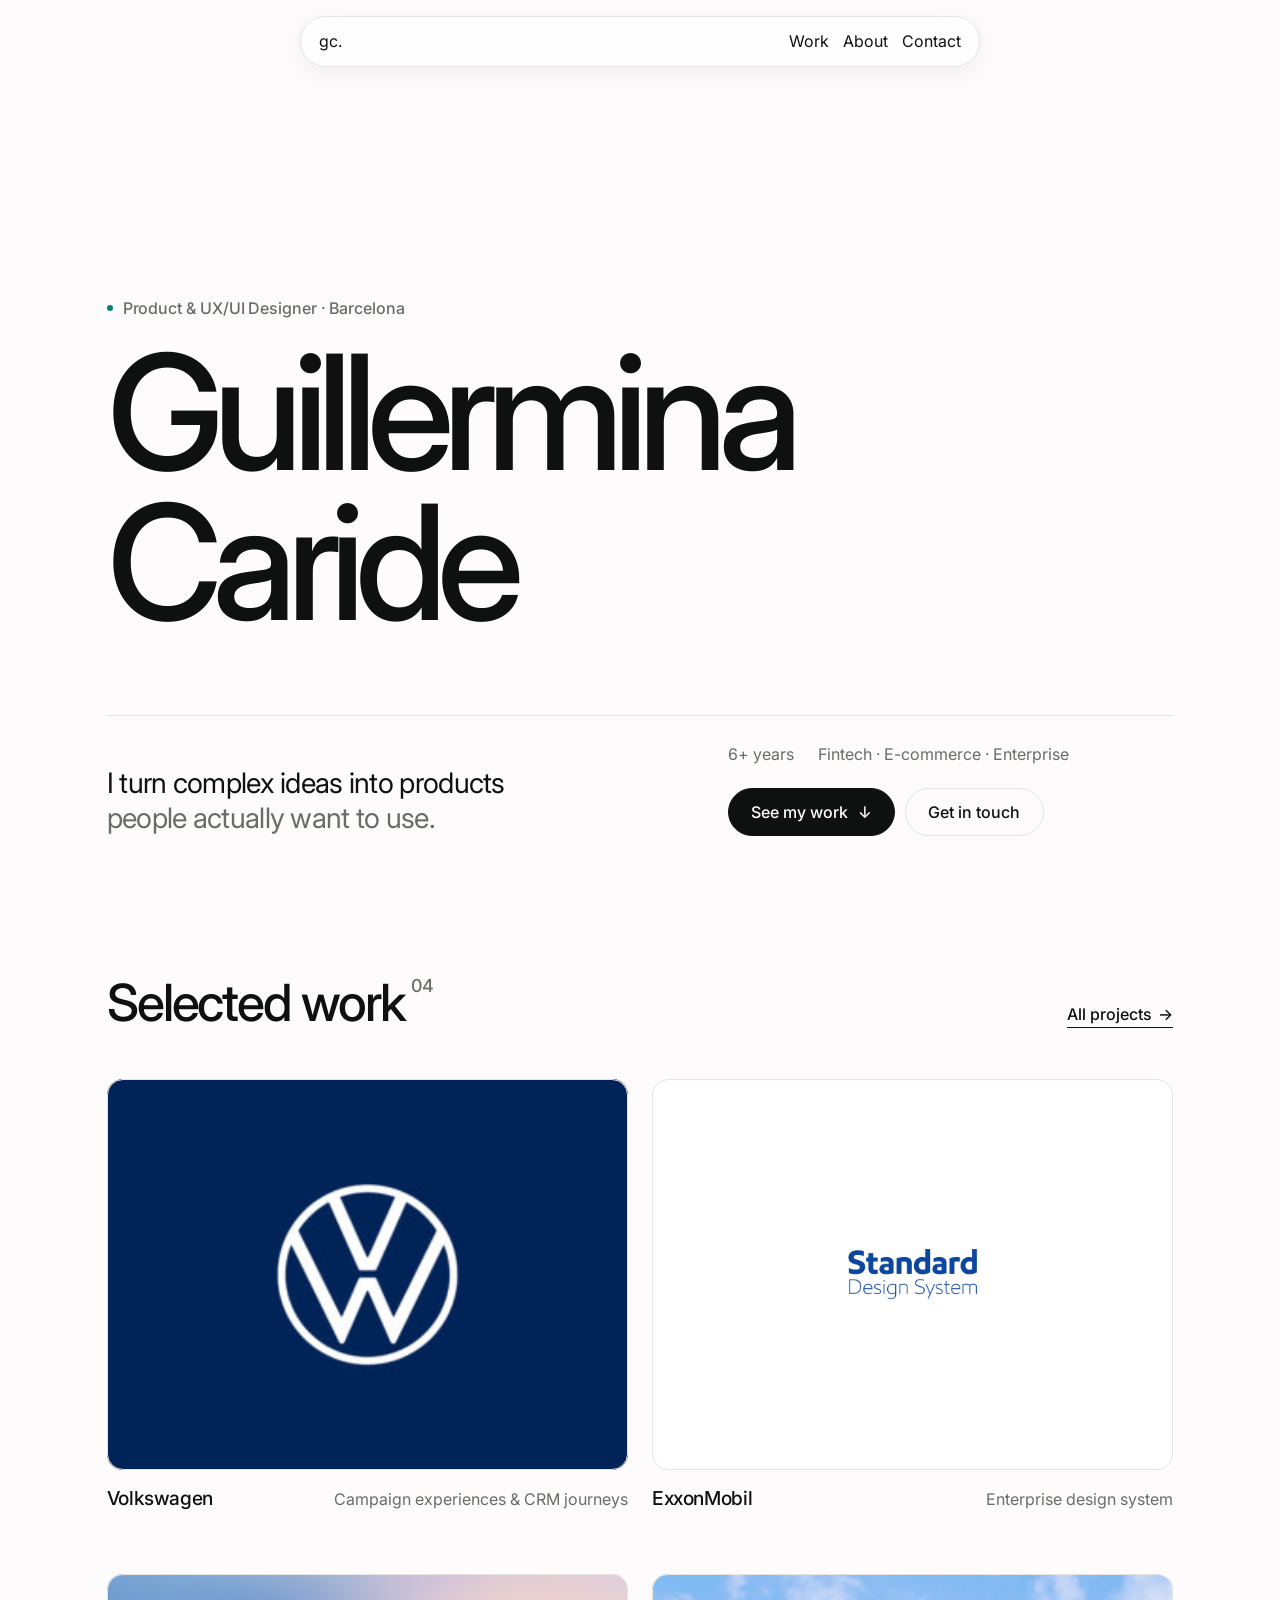
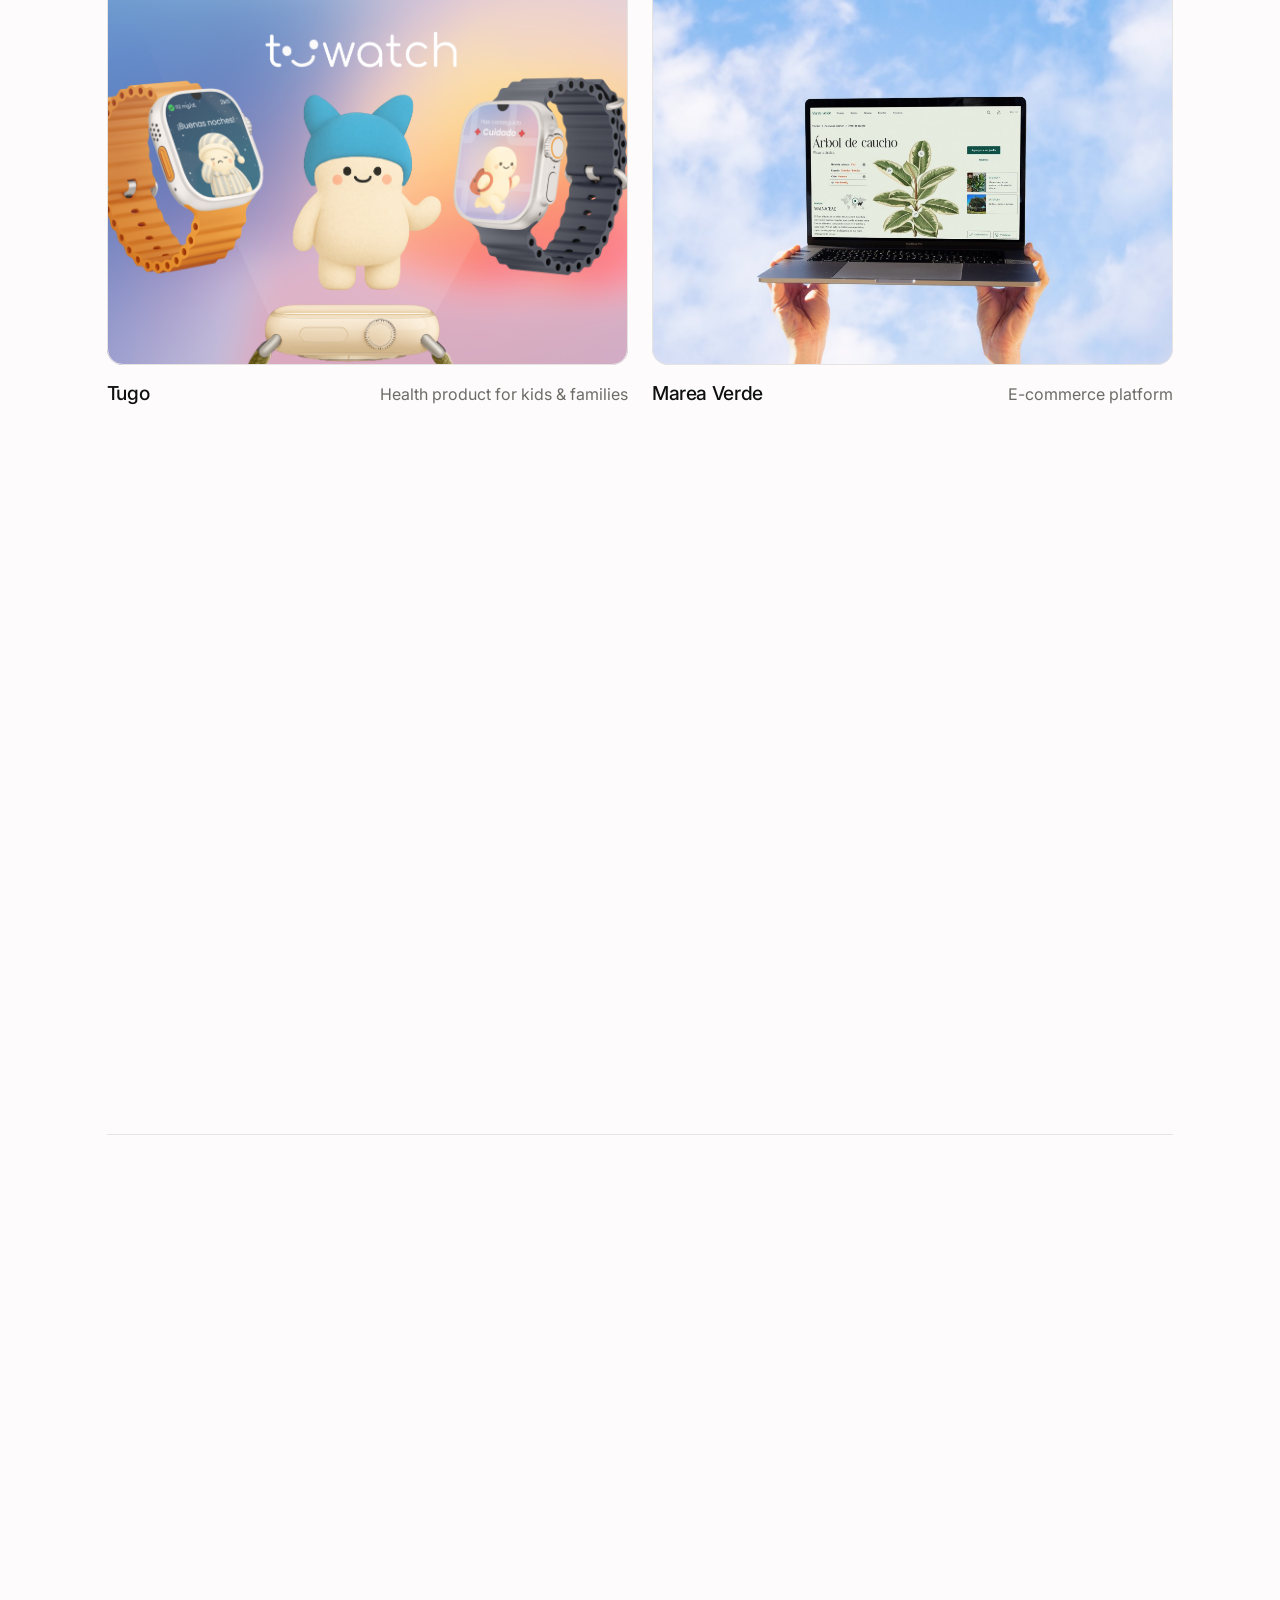
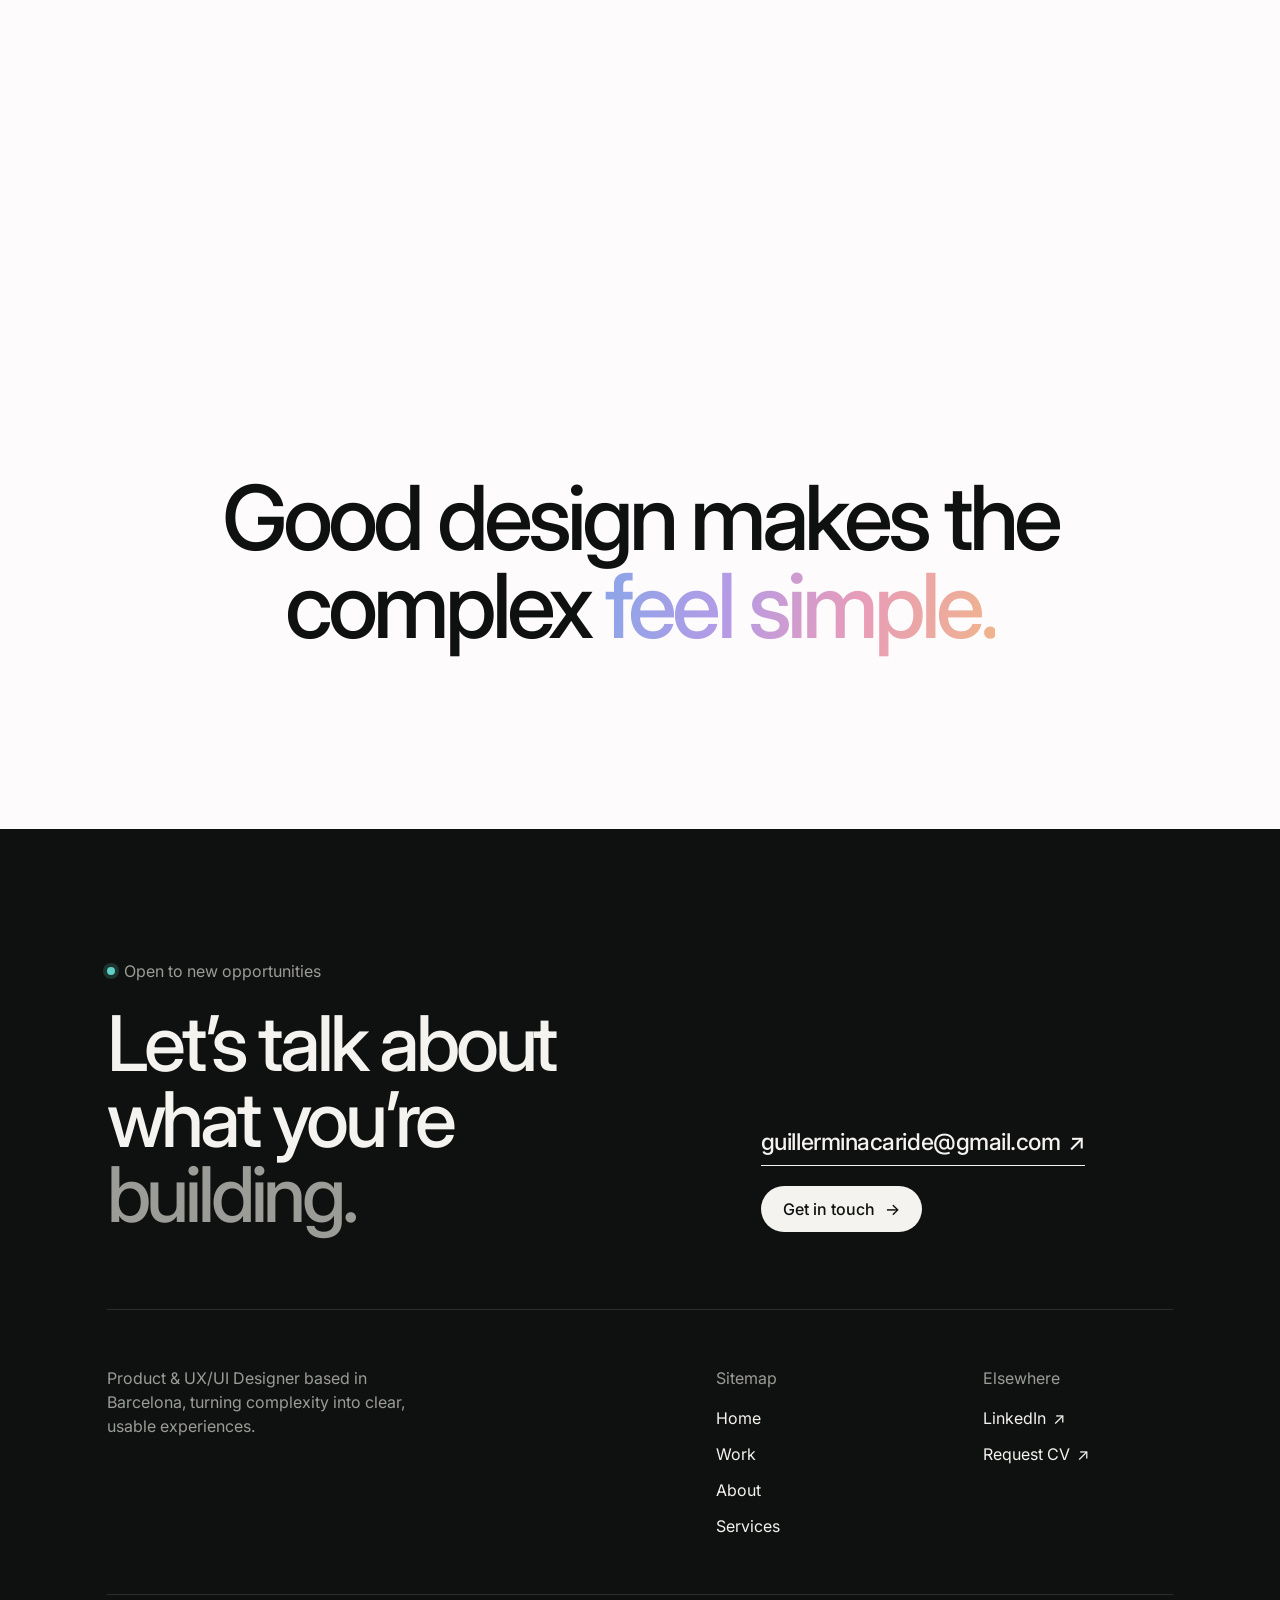
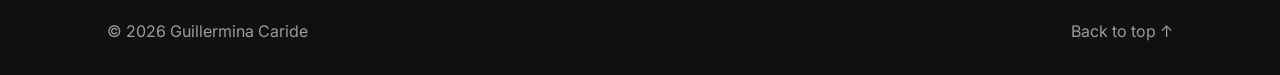
<file: index.html>
<!DOCTYPE html>
<html lang="en">
<head>
<meta charset="UTF-8">
<meta name="viewport" content="width=device-width, initial-scale=1.0">
<title>Guillermina Caride — Product &amp; UX/UI Designer</title>
<meta name="description" content="Guillermina Caride is a Product and UX/UI Designer in Barcelona, turning complex ideas into products people actually want to use.">
<link rel="preconnect" href="https://fonts.googleapis.com">
<link rel="preconnect" href="https://fonts.gstatic.com" crossorigin>
<link href="https://fonts.googleapis.com/css2?family=Inter:wght@300;400;500;600;700&family=Montserrat:wght@600&display=swap" rel="stylesheet">
<link rel="stylesheet" href="styles/design-system.css?v=20261120b">
<link rel="stylesheet" href="styles/footer.css?v=20261120b">
<link rel="stylesheet" href="styles/pages.css?v=20261120b">
</head>
<body>

<header id="siteHeader" class="site-header">
  <div class="wrap">
    <nav>
      <a href="#top" class="wordmark">gc.</a>
      <div class="navlinks">
        <a href="work.html">Work</a>
        <a href="about.html#about">About</a>
        <a href="#contact">Contact</a>
      </div>
    </nav>
  </div>
</header>

<main id="main">

  <!-- Hero -->
  <section id="top" class="hm-hero hm-wrap" aria-label="Introduction">
    <p class="hm-label">Product &amp; UX/UI Designer · Barcelona</p>
    <h1 class="hm-hero-name" style="margin-top:1.5rem">
      <span class="hm-line"><span>Guillermina</span></span>
      <span class="hm-line"><span>Caride</span></span>
    </h1>
    <div class="hm-hero-bottom">
      <p class="hm-hero-lead">I turn complex ideas into products <span>people actually want to use.</span></p>
      <div class="hm-hero-side">
        <div class="hm-hero-meta">
          <span>6+ years</span>
          <span>Fintech · E-commerce · Enterprise</span>
        </div>
        <div class="hm-hero-actions">
          <a class="hm-btn hm-btn--down" href="#work">See my work <span class="hm-arrow" aria-hidden="true">↓</span></a>
          <a class="hm-btn hm-btn--ghost" href="mailto:guillerminacaride@gmail.com">Get in touch</a>
        </div>
      </div>
    </div>
  </section>

  <!-- Selected work -->
  <section id="work" class="hm-section hm-work hm-wrap">
    <div class="hm-section-head home-reveal">
      <h2>Selected work<sup>04</sup></h2>
      <a class="hm-text-link" href="work.html">All projects <span aria-hidden="true">→</span></a>
    </div>
    <div class="hm-work-grid">
      <a class="hm-card home-reveal" href="volkswagen.html">
        <div class="hm-card-media"><img src="img/volkswagen/volkswagen-hero.jpeg" alt="Volkswagen campaign experience" loading="lazy"></div>
        <div class="hm-card-info"><h3>Volkswagen</h3><p>Campaign experiences &amp; CRM journeys</p></div>
      </a>
      <a class="hm-card home-reveal" href="standard.html">
        <div class="hm-card-media"><img src="img/standard/Standard-Design-System-hero.jpg" alt="ExxonMobil Standard design system" loading="lazy"></div>
        <div class="hm-card-info"><h3>ExxonMobil</h3><p>Enterprise design system</p></div>
      </a>
      <a class="hm-card home-reveal" href="tugo.html">
        <div class="hm-card-media"><img src="img/tugo/tugo-hero.jpg" alt="Tugo app and wearable" loading="lazy"></div>
        <div class="hm-card-info"><h3>Tugo</h3><p>Health product for kids &amp; families</p></div>
      </a>
      <a class="hm-card home-reveal" href="marea-verde.html">
        <div class="hm-card-media"><img src="img/marea-verde/mare-verde.jpg" alt="Marea Verde plant e-commerce platform" loading="lazy"></div>
        <div class="hm-card-info"><h3>Marea Verde</h3><p>E-commerce platform</p></div>
      </a>
    </div>
  </section>

  <!-- About -->
  <section id="about" class="hm-section hm-wrap" style="padding-top:0">
    <div class="hm-split home-reveal">
      <p class="hm-label">About</p>
      <div>
        <p class="hm-about-text">Questions before solutions. For 6+ years I’ve designed web and apps across fintech, e-commerce and large organisations, <span>turning complexity into clear, usable experiences.</span></p>
        <div class="hm-stats">
          <div class="hm-stat"><strong>6+</strong><span>Years designing digital products</span></div>
          <div class="hm-stat"><strong>+18%</strong><span>Sales after product-page work for Frøya Organics</span></div>
          <div class="hm-stat"><strong>+36%</strong><span>Email-driven sales for Fröken Dianas Salonger</span></div>
        </div>
        <a class="hm-btn hm-btn--ghost hm-about-cta" href="about.html">More about me <span class="hm-arrow" aria-hidden="true">→</span></a>
      </div>
    </div>
  </section>

  <!-- Services -->
  <section id="services" class="hm-section hm-wrap" style="padding-top:0">
    <div class="hm-split">
      <p class="hm-label home-reveal">Services</p>
      <ol class="hm-services-list">
        <li class="hm-service home-reveal"><span class="hm-service-num">01</span><h3>UX / UI Design</h3><p>Interfaces that feel right from the very first tap.</p></li>
        <li class="hm-service home-reveal"><span class="hm-service-num">02</span><h3>Mobile App Design</h3><p>End-to-end app design for iOS and Android, built to perform.</p></li>
        <li class="hm-service home-reveal"><span class="hm-service-num">03</span><h3>Interaction &amp; Prototyping</h3><p>Prototypes that bring your product to life, fast.</p></li>
        <li class="hm-service home-reveal"><span class="hm-service-num">04</span><h3>Design Systems</h3><p>Component libraries that keep your product consistent.</p></li>
        <li class="hm-service home-reveal"><span class="hm-service-num">05</span><h3>User Research &amp; Testing</h3><p>Interviews and usability tests that turn assumptions into evidence.</p></li>
        <li class="hm-service home-reveal"><span class="hm-service-num">06</span><h3>Creative Strategy</h3><p>Positioning and messaging rooted in research.</p></li>
      </ol>
    </div>
  </section>

  <!-- Statement -->
  <section class="hm-statement hm-wrap home-reveal" aria-label="Design philosophy">
    <p>Good design makes the complex <span>feel simple.</span></p>
  </section>

</main>

<footer id="contact" class="gc-footer">
  <div class="gc-footer-inner">
    <div class="gc-footer-top">
      <div>
        <p class="gc-footer-status">Open to new opportunities</p>
        <h2>Let’s talk about what you’re <span>building.</span></h2>
      </div>
      <div class="gc-footer-actions">
        <a class="gc-footer-email" href="mailto:guillerminacaride@gmail.com">guillerminacaride@gmail.com <span aria-hidden="true">↗</span></a>
        <a class="gc-footer-btn" href="mailto:guillerminacaride@gmail.com">Get in touch <span aria-hidden="true">→</span></a>
      </div>
    </div>
    <div class="gc-footer-nav">
      <p class="gc-footer-about">Product &amp; UX/UI Designer based in Barcelona, turning complexity into clear, usable experiences.</p>
      <nav class="gc-footer-group" aria-label="Sitemap">
        <h3>Sitemap</h3>
        <a href="index.html#top">Home</a>
        <a href="work.html">Work</a>
        <a href="about.html">About</a>
        <a href="index.html#services">Services</a>
      </nav>
      <nav class="gc-footer-group" aria-label="Elsewhere">
        <h3>Elsewhere</h3>
        <a href="https://linkedin.com/in/guillermina-caride-urruty" target="_blank" rel="noopener noreferrer">LinkedIn <span aria-hidden="true">↗</span></a>
        <a href="mailto:guillerminacaride@gmail.com?subject=CV%20request">Request CV <span aria-hidden="true">↗</span></a>
      </nav>
    </div>
    <div class="gc-footer-bottom">
      <p>© 2026 Guillermina Caride</p>
      <a href="#top">Back to top <span aria-hidden="true">↑</span></a>
    </div>
  </div>
</footer>

<script src="site-chrome.js?v=20261120b" defer></script>
</body>
</html>
</file>
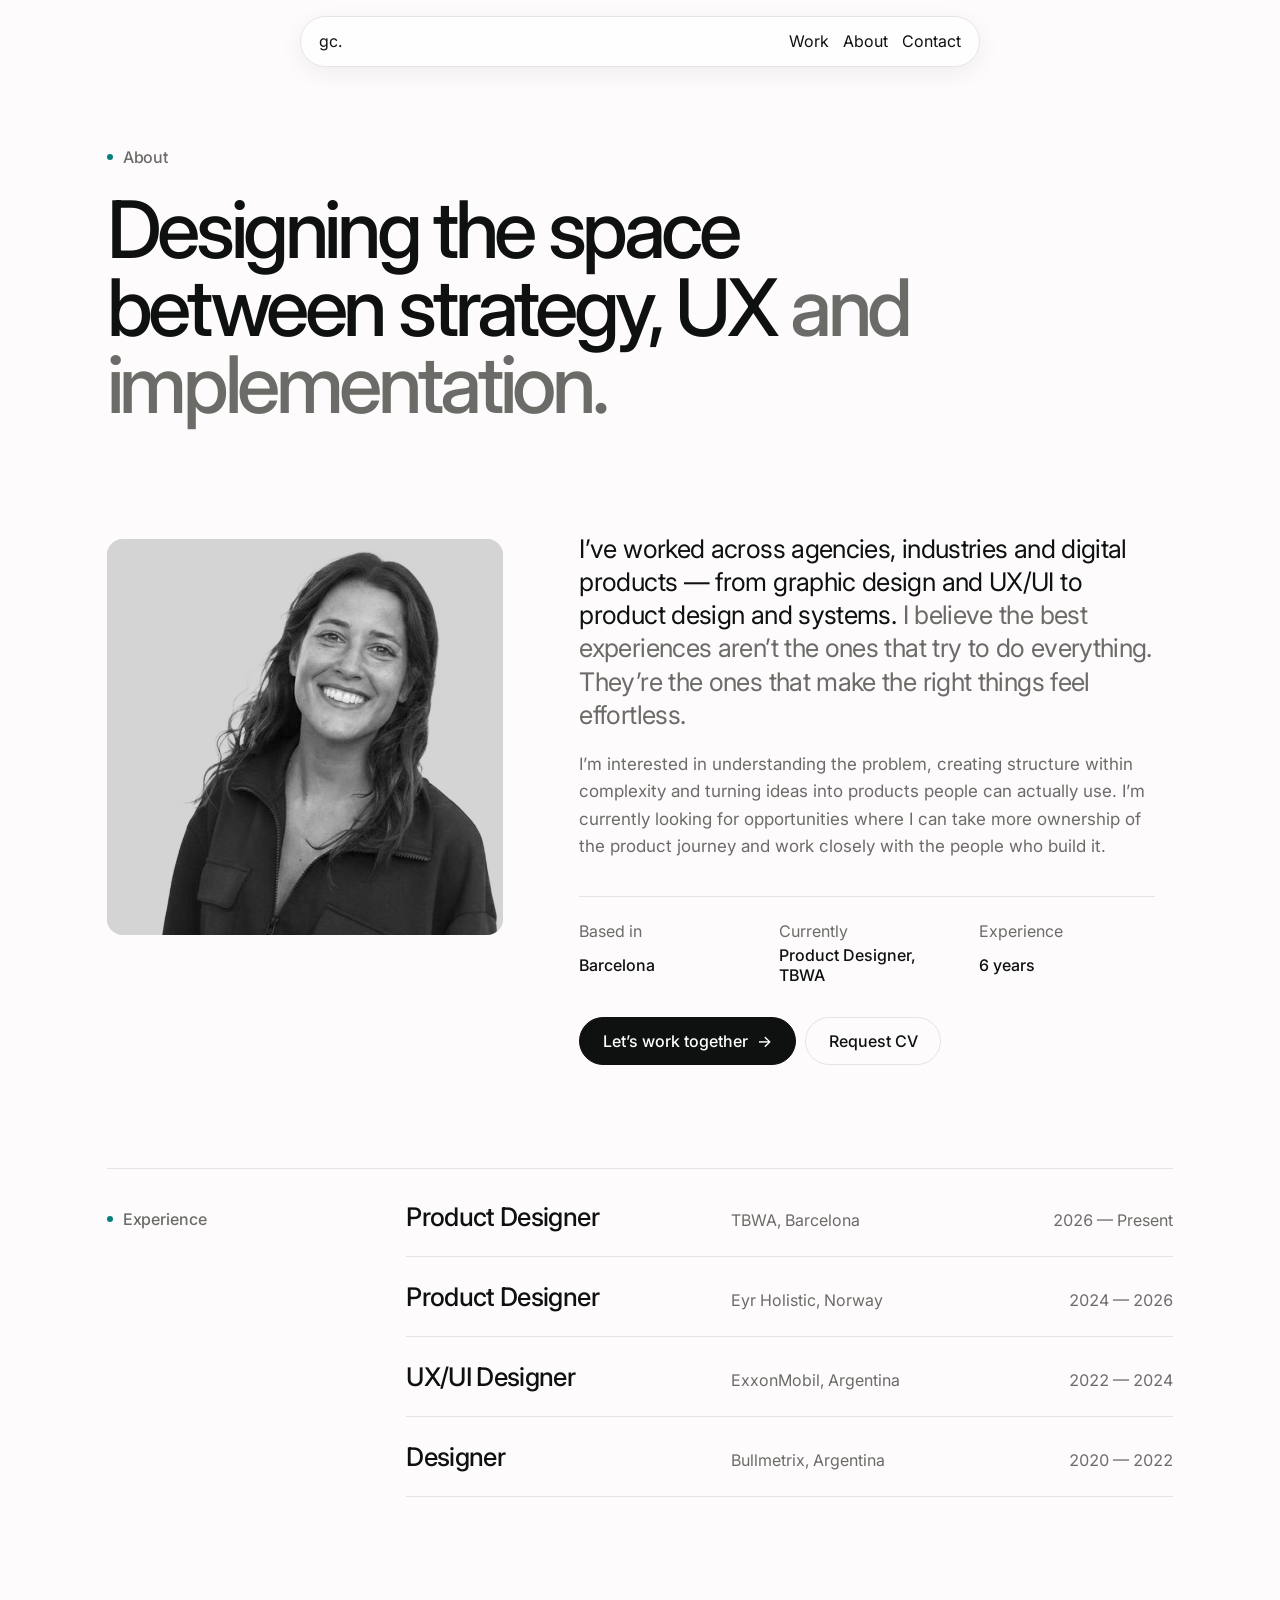
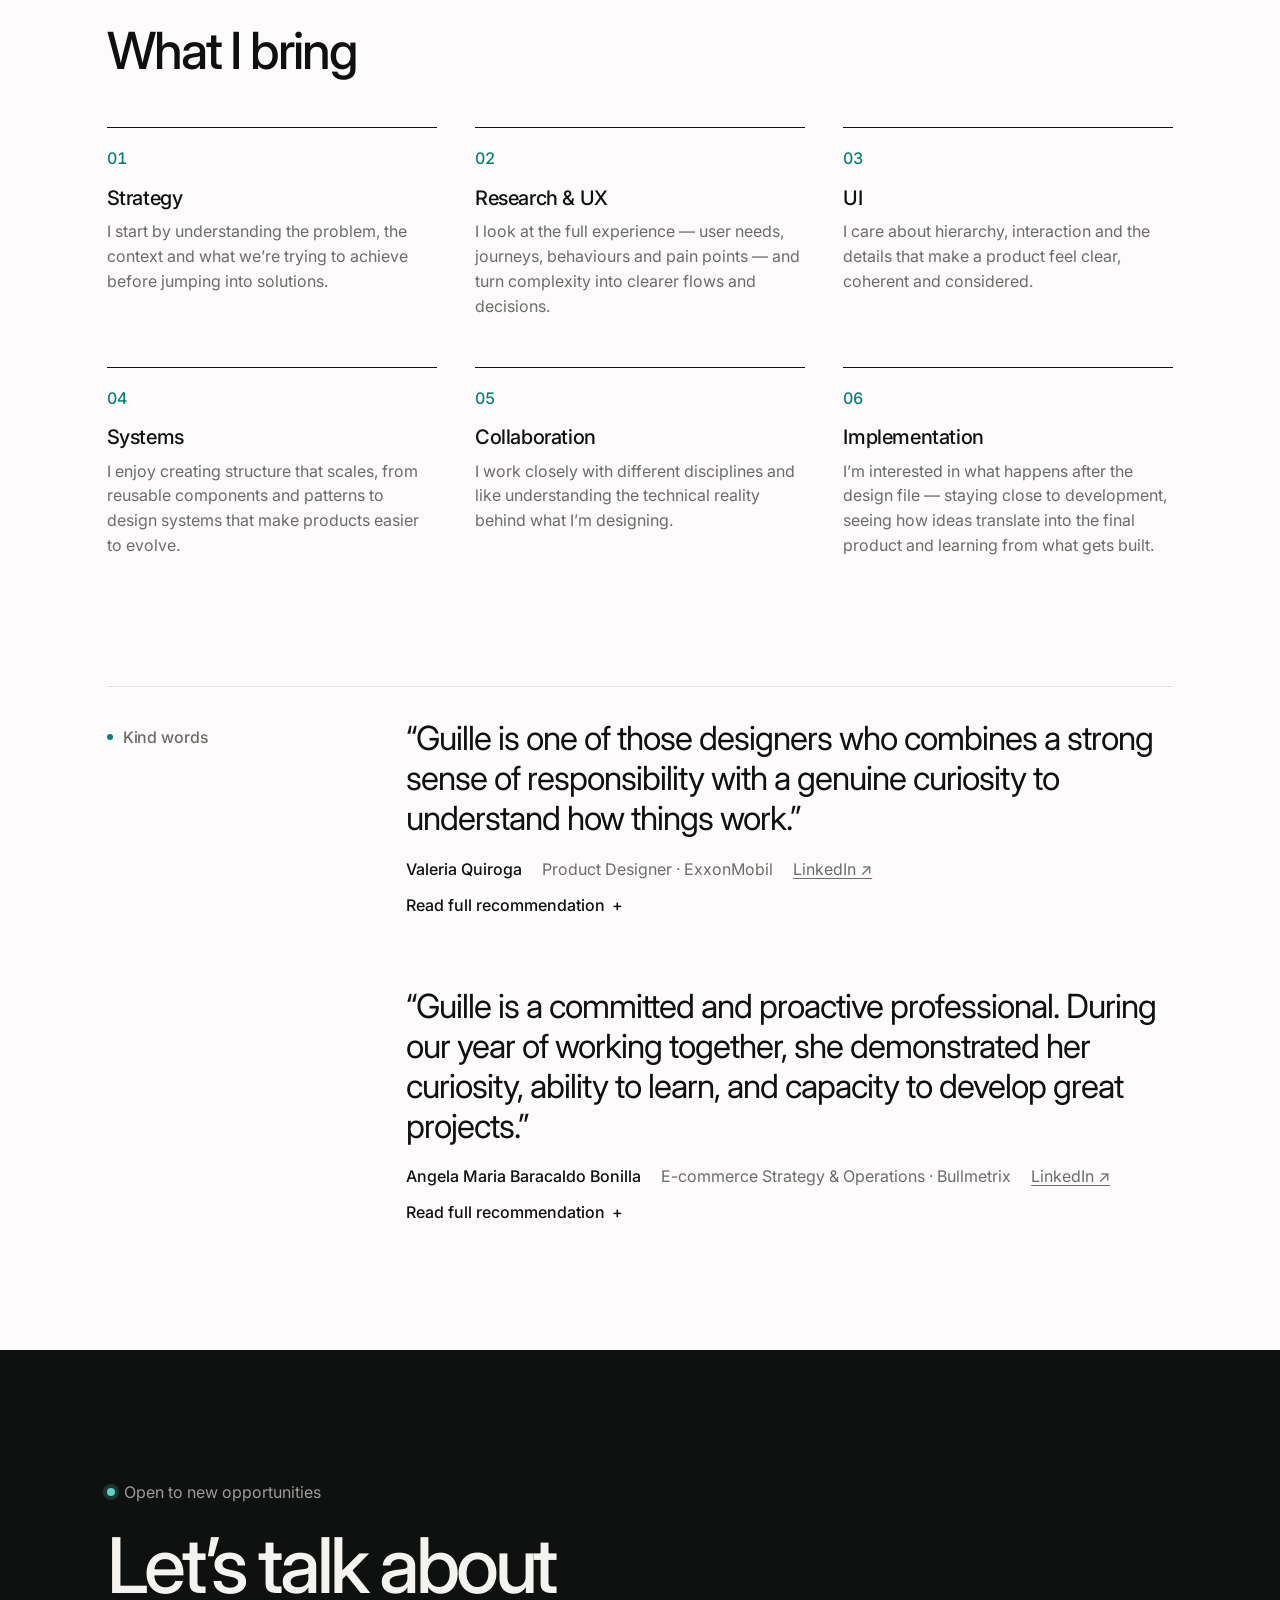
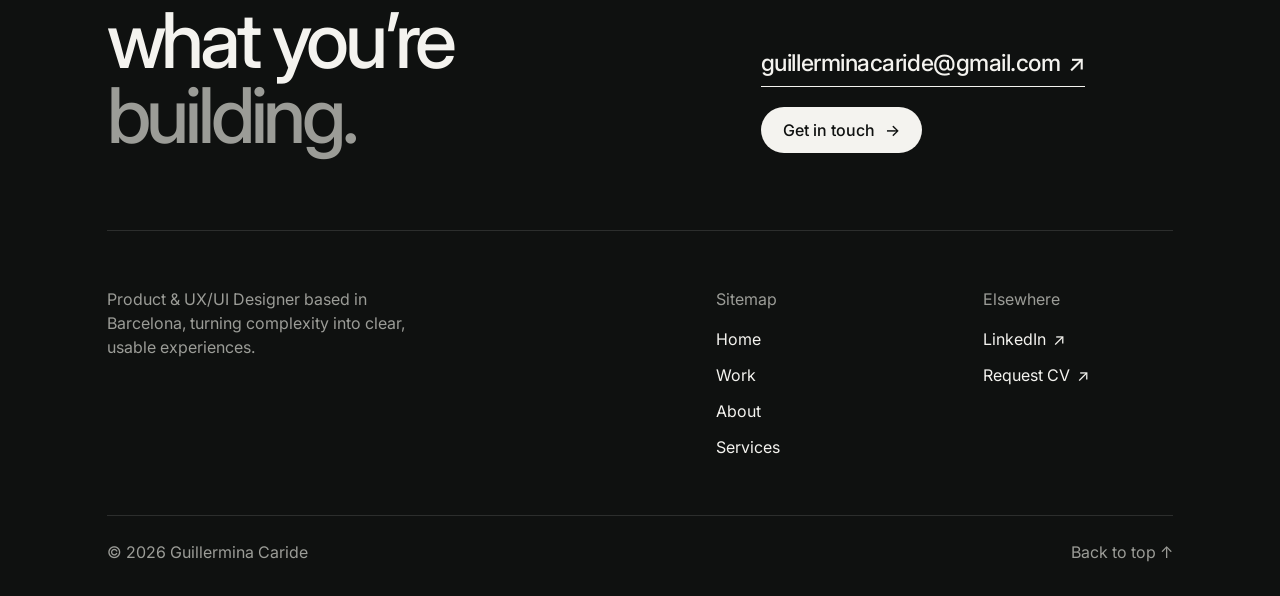
<file: about.html>
<!DOCTYPE html>
<html lang="en">
<head>
<meta charset="UTF-8">
<meta name="viewport" content="width=device-width, initial-scale=1.0">
<title>About — Guillermina Caride</title>
<meta name="description" content="Guillermina Caride is a Product &amp; UX/UI Designer in Barcelona working between strategy, UX and implementation.">
<link rel="preconnect" href="https://fonts.googleapis.com">
<link rel="preconnect" href="https://fonts.gstatic.com" crossorigin>
<link href="https://fonts.googleapis.com/css2?family=Inter:wght@300;400;500;600;700&family=Montserrat:wght@600&display=swap" rel="stylesheet">
<link rel="stylesheet" href="styles/design-system.css?v=20261119c">
<link rel="stylesheet" href="styles/footer.css?v=20261119c">
<link rel="stylesheet" href="styles/pages.css?v=20261119c">
</head>
<body id="top">

<header class="site-header"><div class="wrap"><nav><a href="index.html#top" class="wordmark">gc.</a><div class="navlinks"><a href="work.html">Work</a><a href="about.html">About</a><a href="#contact">Contact</a></div></nav></div></header>

<main id="main">

  <!-- Intro -->
  <section id="about" class="ab-hero hm-wrap" aria-label="About Guillermina">
    <p class="hm-label">About</p>
    <h1 class="ab-title">Designing the space between strategy, UX <span>and implementation.</span></h1>
    <div class="ab-intro">
      <figure class="ab-portrait"><img src="img/guille-about-v2.jpg" alt="Black and white portrait of Guillermina Caride smiling"></figure>
      <div class="ab-copy">
        <p class="ab-lead">I’ve worked across agencies, industries and digital products — from graphic design and UX/UI to product design and systems. <span>I believe the best experiences aren’t the ones that try to do everything. They’re the ones that make the right things feel effortless.</span></p>
        <p>I’m interested in understanding the problem, creating structure within complexity and turning ideas into products people can actually use. I’m currently looking for opportunities where I can take more ownership of the product journey and work closely with the people who build it.</p>
        <dl class="ab-facts">
          <div><dt>Based in</dt><dd>Barcelona</dd></div>
          <div><dt>Currently</dt><dd>Product Designer, TBWA</dd></div>
          <div><dt>Experience</dt><dd>6 years</dd></div>
        </dl>
        <div class="ab-actions">
          <a class="hm-btn" href="mailto:guillerminacaride@gmail.com">Let’s work together <span class="hm-arrow" aria-hidden="true">→</span></a>
          <a class="hm-btn hm-btn--ghost" href="mailto:guillerminacaride@gmail.com?subject=CV%20request">Request CV</a>
        </div>
      </div>
    </div>
  </section>

  <!-- Experience -->
  <section class="hm-section hm-wrap" style="padding-top:0" aria-label="Experience">
    <div class="hm-split">
      <p class="hm-label home-reveal">Experience</p>
      <ol class="ab-exp-list">
        <li class="ab-exp home-reveal"><h3>Product Designer</h3><p>TBWA, Barcelona</p><time>2026 — Present</time></li>
        <li class="ab-exp home-reveal"><h3>Product Designer</h3><p>Eyr Holistic, Norway</p><time>2024 — 2026</time></li>
        <li class="ab-exp home-reveal"><h3>UX/UI Designer</h3><p>ExxonMobil, Argentina</p><time>2022 — 2024</time></li>
        <li class="ab-exp home-reveal"><h3>Designer</h3><p>Bullmetrix, Argentina</p><time>2020 — 2022</time></li>
      </ol>
    </div>
  </section>

  <!-- What I bring -->
  <section id="what-i-bring" class="hm-section hm-wrap" style="padding-top:0">
    <div class="hm-section-head home-reveal">
      <h2>What I bring</h2>
    </div>
    <ol class="ab-bring">
      <li class="home-reveal"><span class="hm-service-num">01</span><h3>Strategy</h3><p>I start by understanding the problem, the context and what we’re trying to achieve before jumping into solutions.</p></li>
      <li class="home-reveal"><span class="hm-service-num">02</span><h3>Research &amp; UX</h3><p>I look at the full experience — user needs, journeys, behaviours and pain points — and turn complexity into clearer flows and decisions.</p></li>
      <li class="home-reveal"><span class="hm-service-num">03</span><h3>UI</h3><p>I care about hierarchy, interaction and the details that make a product feel clear, coherent and considered.</p></li>
      <li class="home-reveal"><span class="hm-service-num">04</span><h3>Systems</h3><p>I enjoy creating structure that scales, from reusable components and patterns to design systems that make products easier to evolve.</p></li>
      <li class="home-reveal"><span class="hm-service-num">05</span><h3>Collaboration</h3><p>I work closely with different disciplines and like understanding the technical reality behind what I’m designing.</p></li>
      <li class="home-reveal"><span class="hm-service-num">06</span><h3>Implementation</h3><p>I’m interested in what happens after the design file — staying close to development, seeing how ideas translate into the final product and learning from what gets built.</p></li>
    </ol>
  </section>

  <!-- Testimonials -->
  <section class="hm-section hm-wrap" style="padding-top:0" aria-label="Testimonials">
    <div class="hm-split">
      <p class="hm-label home-reveal">Kind words</p>
      <div class="ab-quotes">
        <figure class="ab-quote home-reveal">
          <blockquote>“Guille is one of those designers who combines a strong sense of responsibility with a genuine curiosity to understand how things work.”</blockquote>
          <figcaption><strong>Valeria Quiroga</strong><span>Product Designer · ExxonMobil</span><a href="https://www.linkedin.com/in/valeriaquirogaseniordesigner" target="_blank" rel="noopener noreferrer">LinkedIn ↗</a></figcaption>
          <details>
            <summary>Read full recommendation</summary>
            <div>
              <p>During our time working together on the ExxonMobil project, I was particularly impressed by how quickly she learned and adapted to a complex project and design system.</p>
              <p>She is a highly skilled designer who consistently showed that her capabilities went beyond the expectations of her role. She has a strong eye for detail and visual design, but what really stood out to me was her ability to <strong>understand the bigger picture, question decisions and contribute with ideas that went beyond her position.</strong></p>
              <p>I really enjoyed working with Guille. She is a talented, committed and fast-learning designer who has already demonstrated that she can <strong>outgrow the boundaries of her current role and take on broader responsibilities.</strong> I believe she has a lot of potential as she continues to grow toward more strategic Product Design roles.</p>
            </div>
          </details>
        </figure>
        <figure class="ab-quote home-reveal">
          <blockquote>“Guille is a committed and proactive professional. During our year of working together, she demonstrated her curiosity, ability to learn, and capacity to develop great projects.”</blockquote>
          <figcaption><strong>Angela Maria Baracaldo Bonilla</strong><span>E-commerce Strategy &amp; Operations · Bullmetrix</span><a href="https://www.linkedin.com/in/angelabaracaldo/" target="_blank" rel="noopener noreferrer">LinkedIn ↗</a></figcaption>
          <details>
            <summary>Read full recommendation</summary>
            <div>
              <p>She is a dynamic and cheerful person who, in her role as a designer, was able to <strong>present comprehensive strategies</strong> and not only deliver high-quality work, but also <strong>understand the results in order to make her work have a greater impact on clients.</strong></p>
              <p>Regarding her role as an analyst, she discovered a position that perfectly combines her creativity with the development of <strong>results-oriented strategies.</strong></p>
              <p>She is an excellent professional with a great journey ahead of her, and it is a true pleasure to have her on the team.</p>
            </div>
          </details>
        </figure>
      </div>
    </div>
  </section>

</main>

<footer id="contact" class="gc-footer">
  <div class="gc-footer-inner">
    <div class="gc-footer-top">
      <div>
        <p class="gc-footer-status">Open to new opportunities</p>
        <h2>Let’s talk about what you’re <span>building.</span></h2>
      </div>
      <div class="gc-footer-actions">
        <a class="gc-footer-email" href="mailto:guillerminacaride@gmail.com">guillerminacaride@gmail.com <span aria-hidden="true">↗</span></a>
        <a class="gc-footer-btn" href="mailto:guillerminacaride@gmail.com">Get in touch <span aria-hidden="true">→</span></a>
      </div>
    </div>
    <div class="gc-footer-nav">
      <p class="gc-footer-about">Product &amp; UX/UI Designer based in Barcelona, turning complexity into clear, usable experiences.</p>
      <nav class="gc-footer-group" aria-label="Sitemap">
        <h3>Sitemap</h3>
        <a href="index.html#top">Home</a>
        <a href="work.html">Work</a>
        <a href="about.html">About</a>
        <a href="index.html#services">Services</a>
      </nav>
      <nav class="gc-footer-group" aria-label="Elsewhere">
        <h3>Elsewhere</h3>
        <a href="https://linkedin.com/in/guillermina-caride-urruty" target="_blank" rel="noopener noreferrer">LinkedIn <span aria-hidden="true">↗</span></a>
        <a href="mailto:guillerminacaride@gmail.com?subject=CV%20request">Request CV <span aria-hidden="true">↗</span></a>
      </nav>
    </div>
    <div class="gc-footer-bottom">
      <p>© 2026 Guillermina Caride</p>
      <a href="#top">Back to top <span aria-hidden="true">↑</span></a>
    </div>
  </div>
</footer>

<script src="site-chrome.js?v=20261119c" defer></script>
</body>
</html>
</file>
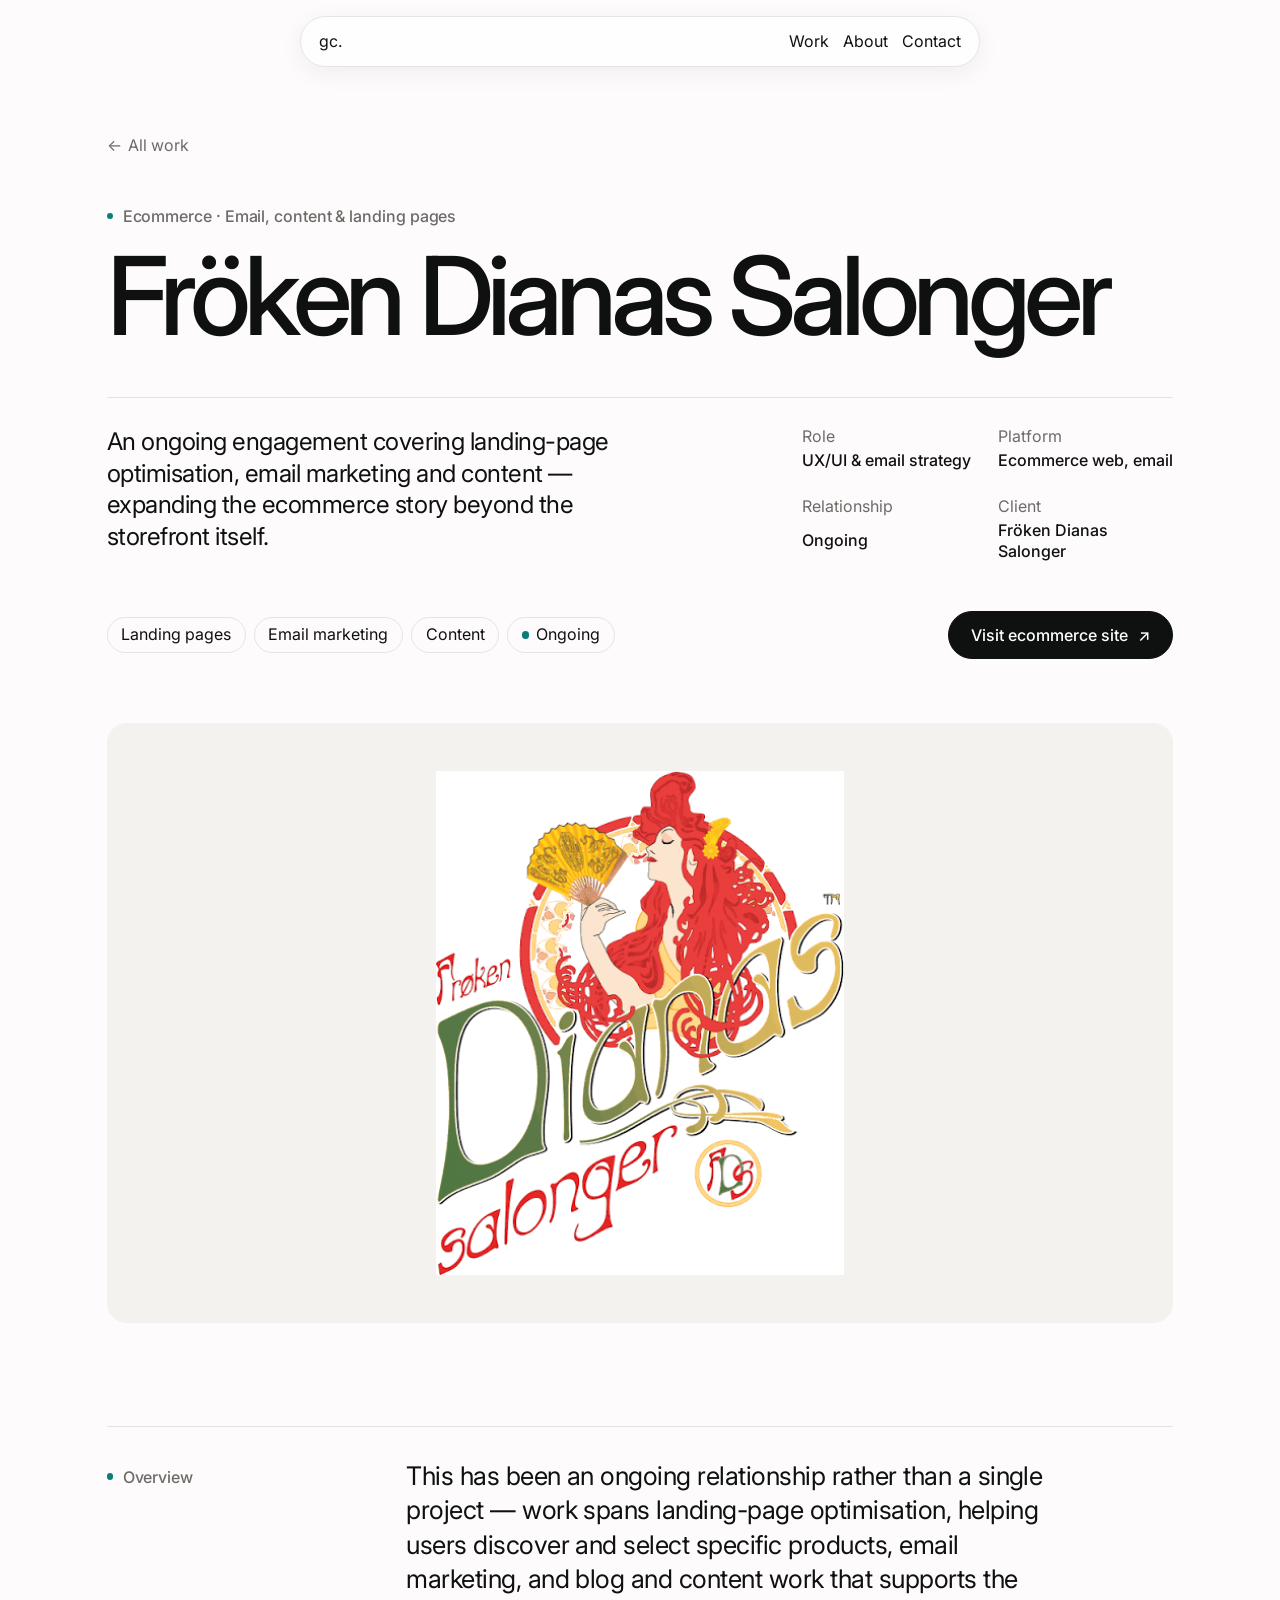
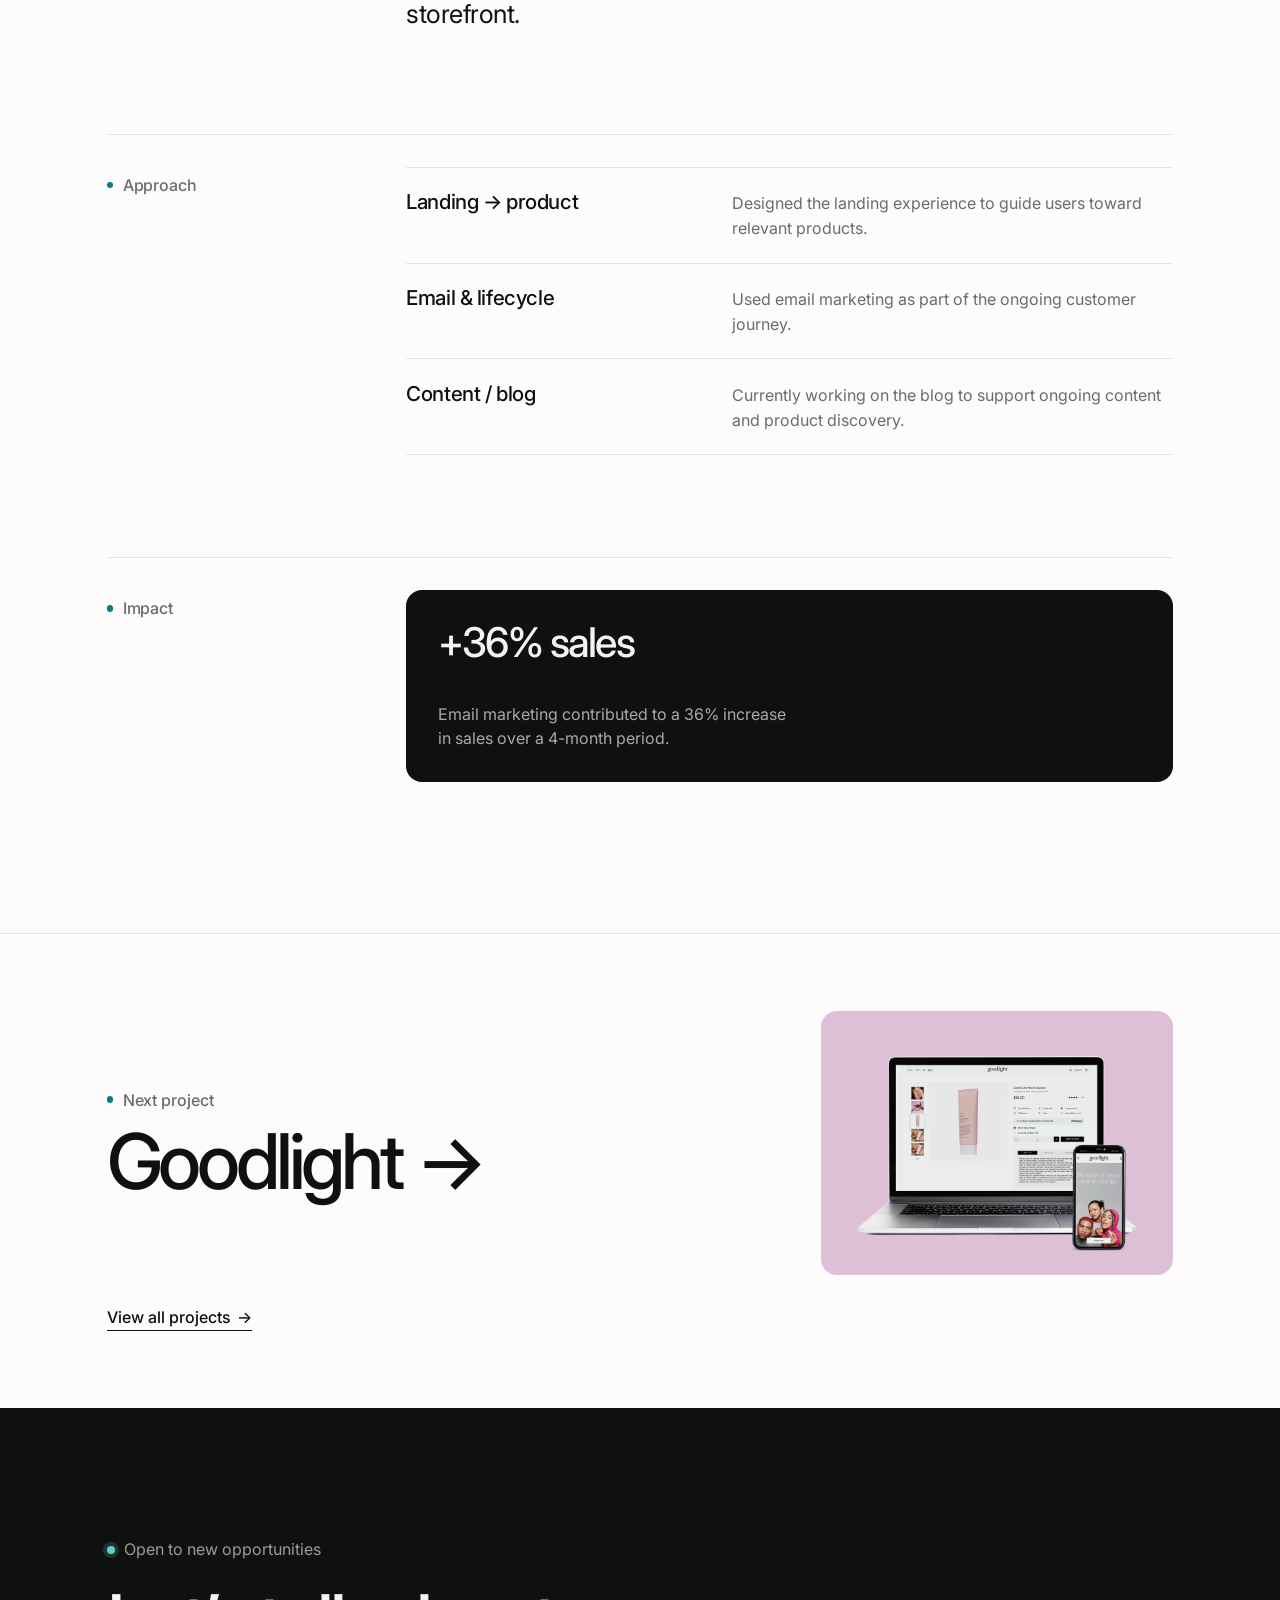
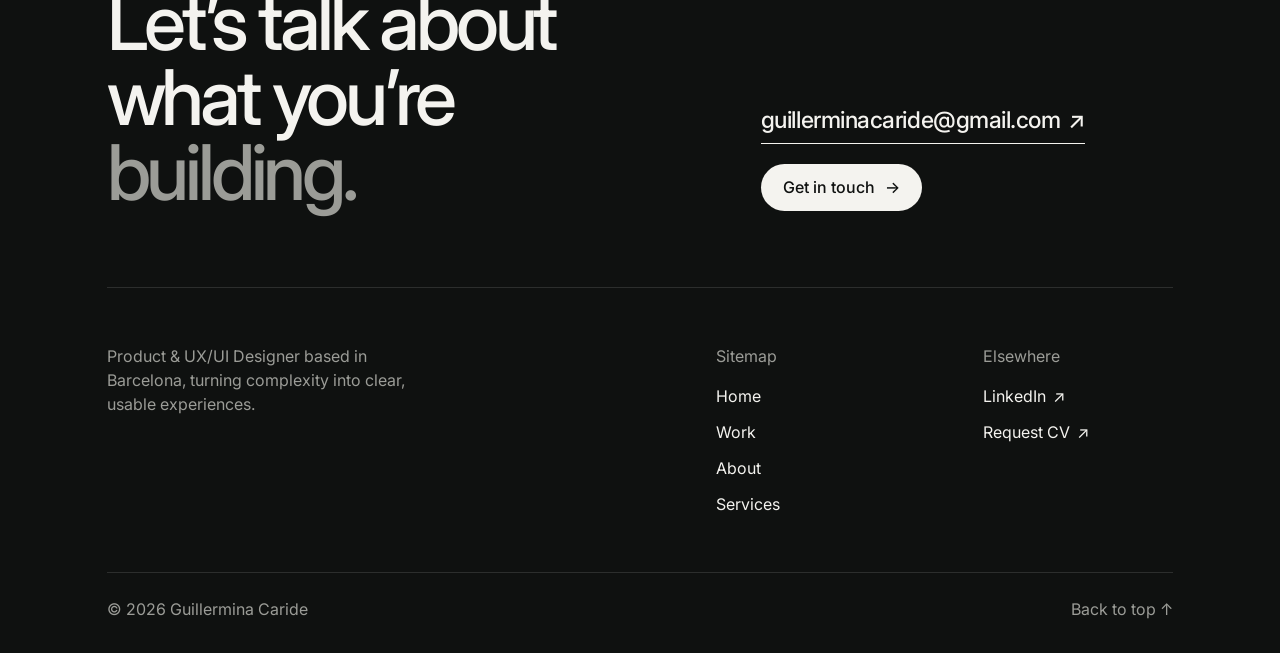
<file: froken-dianas-salonger.html>
<!DOCTYPE html>
<html lang="en">
<head>
<meta charset="UTF-8">
<meta name="viewport" content="width=device-width, initial-scale=1.0">
<title>Fröken Dianas Salonger — Guillermina Caride</title>
<meta name="description" content="An ongoing engagement covering landing-page optimisation, email marketing and content — expanding the ecommerce story beyond the storefront itself.">
<link rel="preconnect" href="https://fonts.googleapis.com">
<link rel="preconnect" href="https://fonts.gstatic.com" crossorigin>
<link href="https://fonts.googleapis.com/css2?family=Inter:wght@300;400;500;600;700&family=Montserrat:wght@600&display=swap" rel="stylesheet">
<link rel="stylesheet" href="styles/design-system.css?v=20261119c">
<link rel="stylesheet" href="styles/footer.css?v=20261119c">
<link rel="stylesheet" href="styles/pages.css?v=20261119c">
<link rel="stylesheet" href="styles/case.css?v=20261119c">
</head>
<body id="top">

<header class="site-header"><div class="wrap"><nav><a href="index.html#top" class="wordmark">gc.</a><div class="navlinks"><a href="work.html">Work</a><a href="about.html">About</a><a href="#contact">Contact</a></div></nav></div></header>

<main id="main" class="cs">

  <section class="cs-hero hm-wrap" aria-label="Project introduction">
    <a class="cs-back" href="work.html"><span aria-hidden="true">←</span> All work</a>
    <p class="hm-label">Ecommerce · Email, content &amp; landing pages</p>
    <h1 class="cs-title">Fröken Dianas Salonger</h1>
    <div class="cs-hero-grid">
      <div class="cs-intro"><p>An ongoing engagement covering landing-page optimisation, email marketing and content — expanding the ecommerce story beyond the storefront itself.</p></div>
      <dl class="cs-meta"><div><dt>Role</dt><dd>UX/UI &amp; email strategy</dd></div><div><dt>Platform</dt><dd>Ecommerce web, email</dd></div><div><dt>Relationship</dt><dd>Ongoing</dd></div><div><dt>Client</dt><dd>Fröken Dianas Salonger</dd></div></dl>
    </div>
    <div class="cs-hero-foot">
      <ul class="cs-tags" aria-label="Disciplines"><li>Landing pages</li><li>Email marketing</li><li>Content</li><li class="is-live">Ongoing</li></ul>
      <div class="cs-links"><a class="hm-btn" href="https://frokendianassalonger.no" target="_blank" rel="noopener noreferrer">Visit ecommerce site <span class="hm-arrow" aria-hidden="true">↗</span></a></div>
    </div>
  </section>

  <div class="hm-wrap">
    <figure class="cs-cover cs-cover--contain"><img src="img/froken-dianas-salonger/froken-dianas-solanger-hero.png" alt="Fröken Dianas Salonger ecommerce hero image" loading="eager"></figure>
  </div>

  <section class="cs-section hm-wrap">
    <div class="hm-split home-reveal">
      <div class="cs-side"><h2 class="hm-label">Overview</h2></div>
      <div class="cs-body">
        <p>This has been an ongoing relationship rather than a single project — work spans landing-page optimisation, helping users discover and select specific products, email marketing, and blog and content work that supports the storefront.</p>
      </div>
    </div>
  </section>
  <section class="cs-section hm-wrap">
    <div class="hm-split home-reveal">
      <div class="cs-side"><h2 class="hm-label">Approach</h2></div>
      <div class="cs-body">
        <ul class="cs-list home-reveal"><li><h3>Landing → product</h3><p>Designed the landing experience to guide users toward relevant products.</p></li><li><h3>Email &amp; lifecycle</h3><p>Used email marketing as part of the ongoing customer journey.</p></li><li><h3>Content / blog</h3><p>Currently working on the blog to support ongoing content and product discovery.</p></li></ul>
      </div>
    </div>
  </section>
  <section class="cs-section hm-wrap">
    <div class="hm-split home-reveal">
      <div class="cs-side"><h2 class="hm-label">Impact</h2></div>
      <div class="cs-body">
        <ul class="cs-impact"><li class="home-reveal"><strong>+36% sales</strong><p>Email marketing contributed to a 36% increase in sales over a 4-month period.</p></li></ul>
      </div>
    </div>
  </section>

  <nav class="cs-next hm-wrap" aria-label="Next project">
    <a class="cs-next-link" href="goodlight.html">
      <div>
        <p class="hm-label">Next project</p>
        <span class="cs-next-title">Goodlight<span aria-hidden="true">→</span></span>
      </div>
      <div class="cs-next-thumb"><img src="img/goodlight/good-light.png" alt="" loading="lazy"></div>
    </a>
    <a class="hm-text-link cs-next-all" href="work.html">View all projects <span aria-hidden="true">→</span></a>
  </nav>

</main>

<footer id="contact" class="gc-footer">
  <div class="gc-footer-inner">
    <div class="gc-footer-top">
      <div>
        <p class="gc-footer-status">Open to new opportunities</p>
        <h2>Let’s talk about what you’re <span>building.</span></h2>
      </div>
      <div class="gc-footer-actions">
        <a class="gc-footer-email" href="mailto:guillerminacaride@gmail.com">guillerminacaride@gmail.com <span aria-hidden="true">↗</span></a>
        <a class="gc-footer-btn" href="mailto:guillerminacaride@gmail.com">Get in touch <span aria-hidden="true">→</span></a>
      </div>
    </div>
    <div class="gc-footer-nav">
      <p class="gc-footer-about">Product &amp; UX/UI Designer based in Barcelona, turning complexity into clear, usable experiences.</p>
      <nav class="gc-footer-group" aria-label="Sitemap">
        <h3>Sitemap</h3>
        <a href="index.html#top">Home</a>
        <a href="work.html">Work</a>
        <a href="about.html">About</a>
        <a href="index.html#services">Services</a>
      </nav>
      <nav class="gc-footer-group" aria-label="Elsewhere">
        <h3>Elsewhere</h3>
        <a href="https://linkedin.com/in/guillermina-caride-urruty" target="_blank" rel="noopener noreferrer">LinkedIn <span aria-hidden="true">↗</span></a>
        <a href="mailto:guillerminacaride@gmail.com?subject=CV%20request">Request CV <span aria-hidden="true">↗</span></a>
      </nav>
    </div>
    <div class="gc-footer-bottom">
      <p>© 2026 Guillermina Caride</p>
      <a href="#top">Back to top <span aria-hidden="true">↑</span></a>
    </div>
  </div>
</footer>

<script src="site-chrome.js?v=20261119c" defer></script>
</body>
</html>
</file>
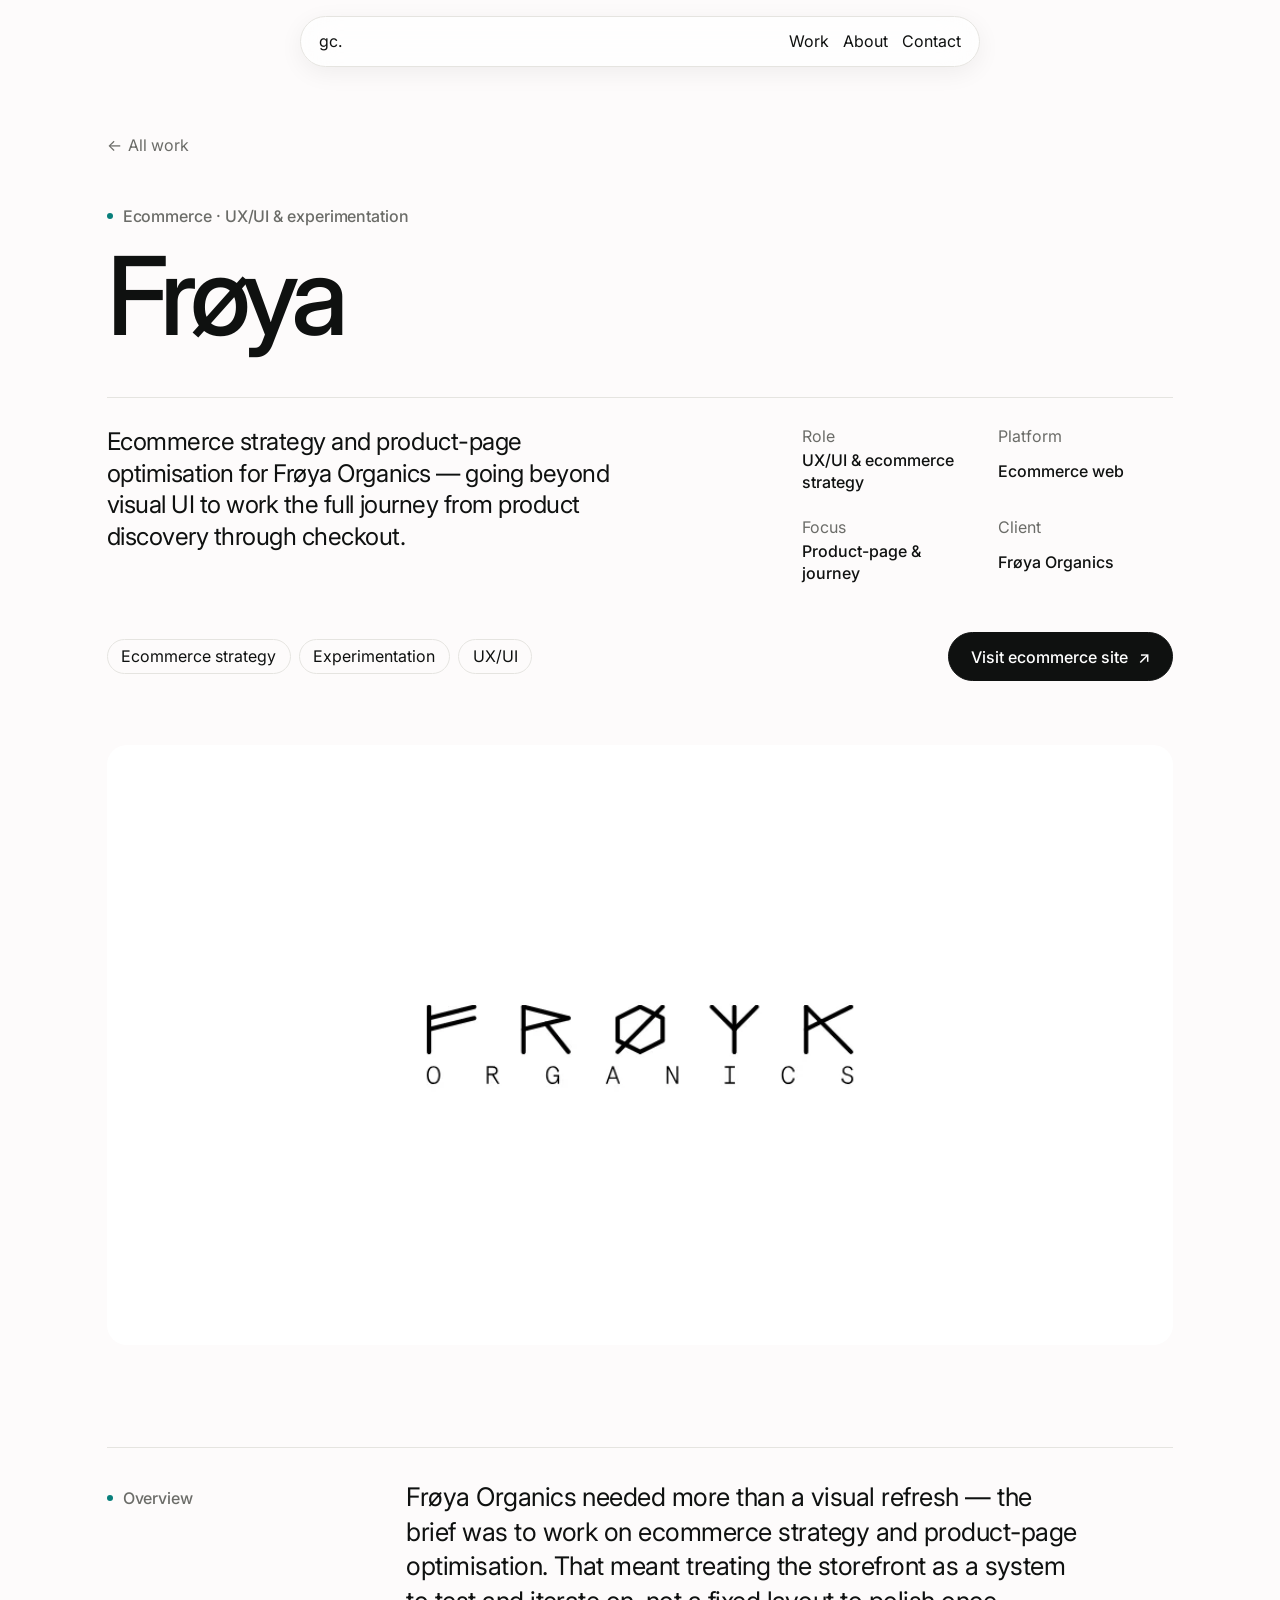
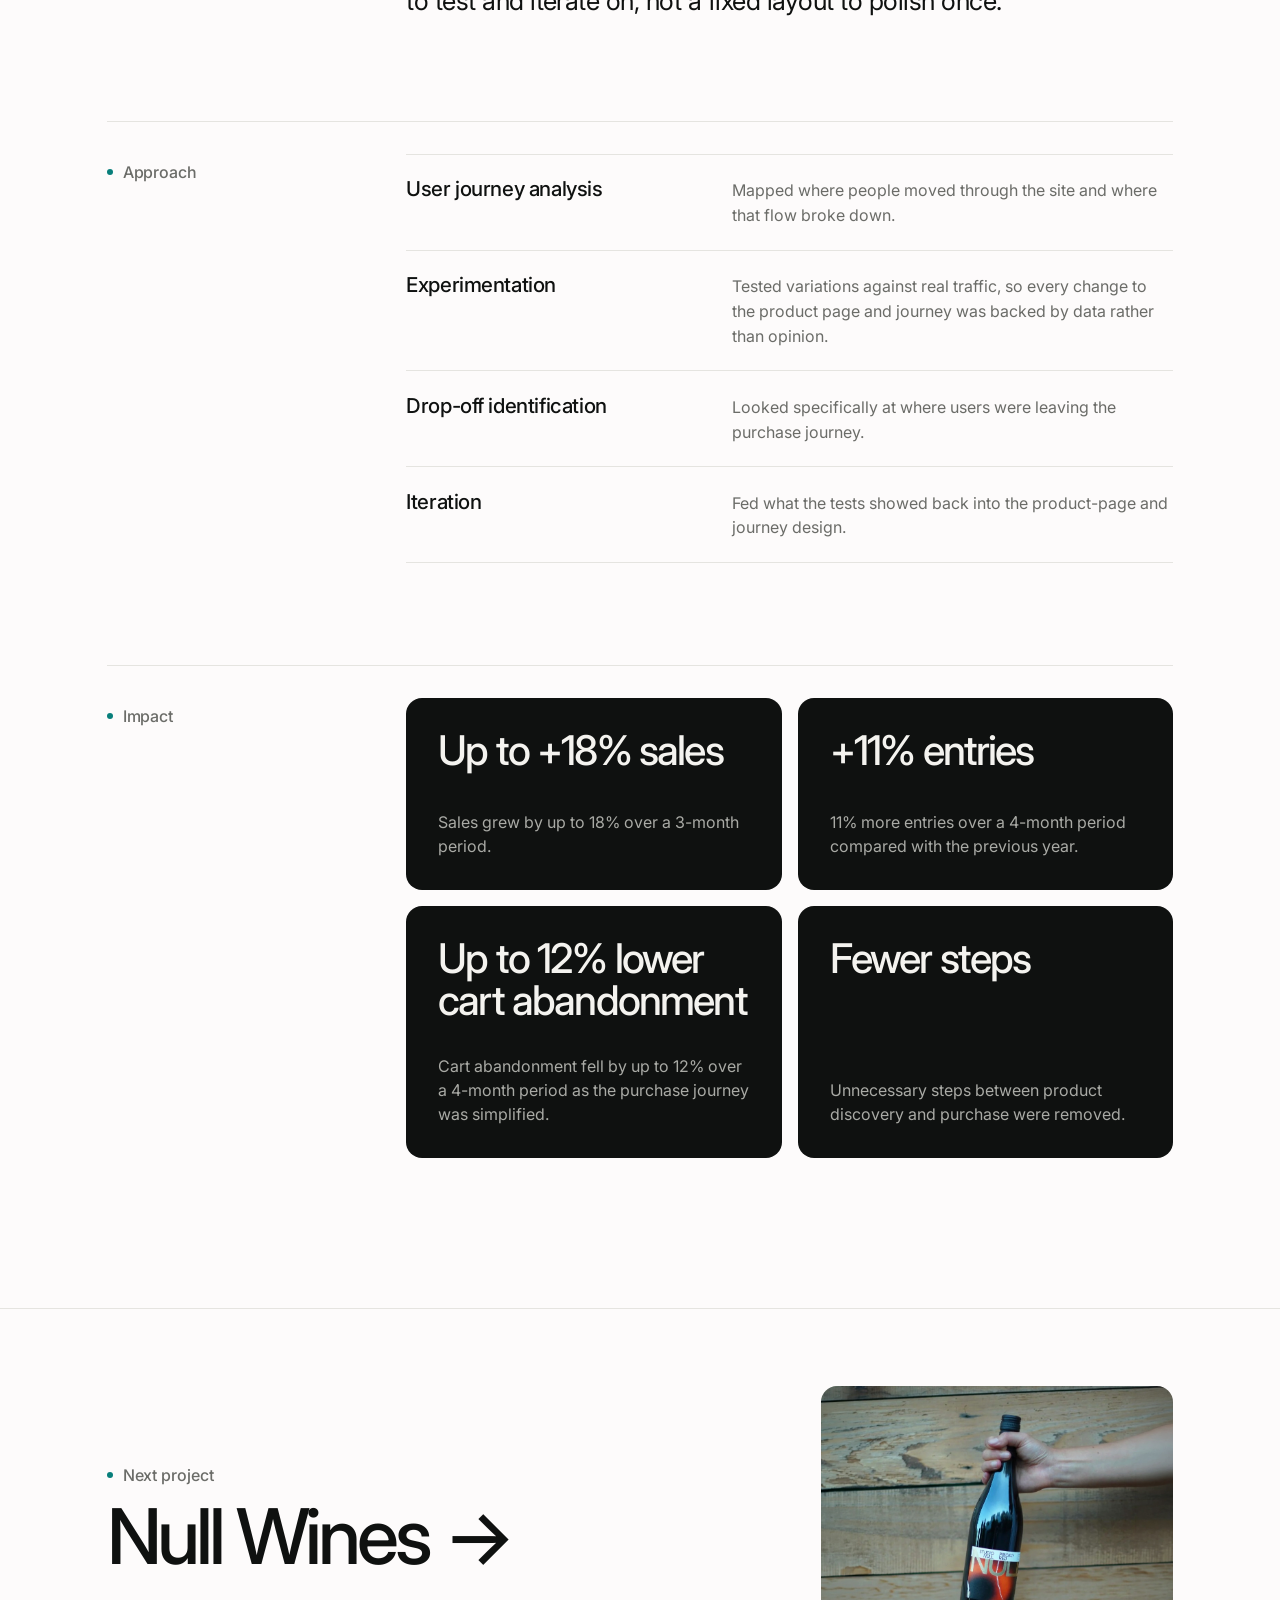
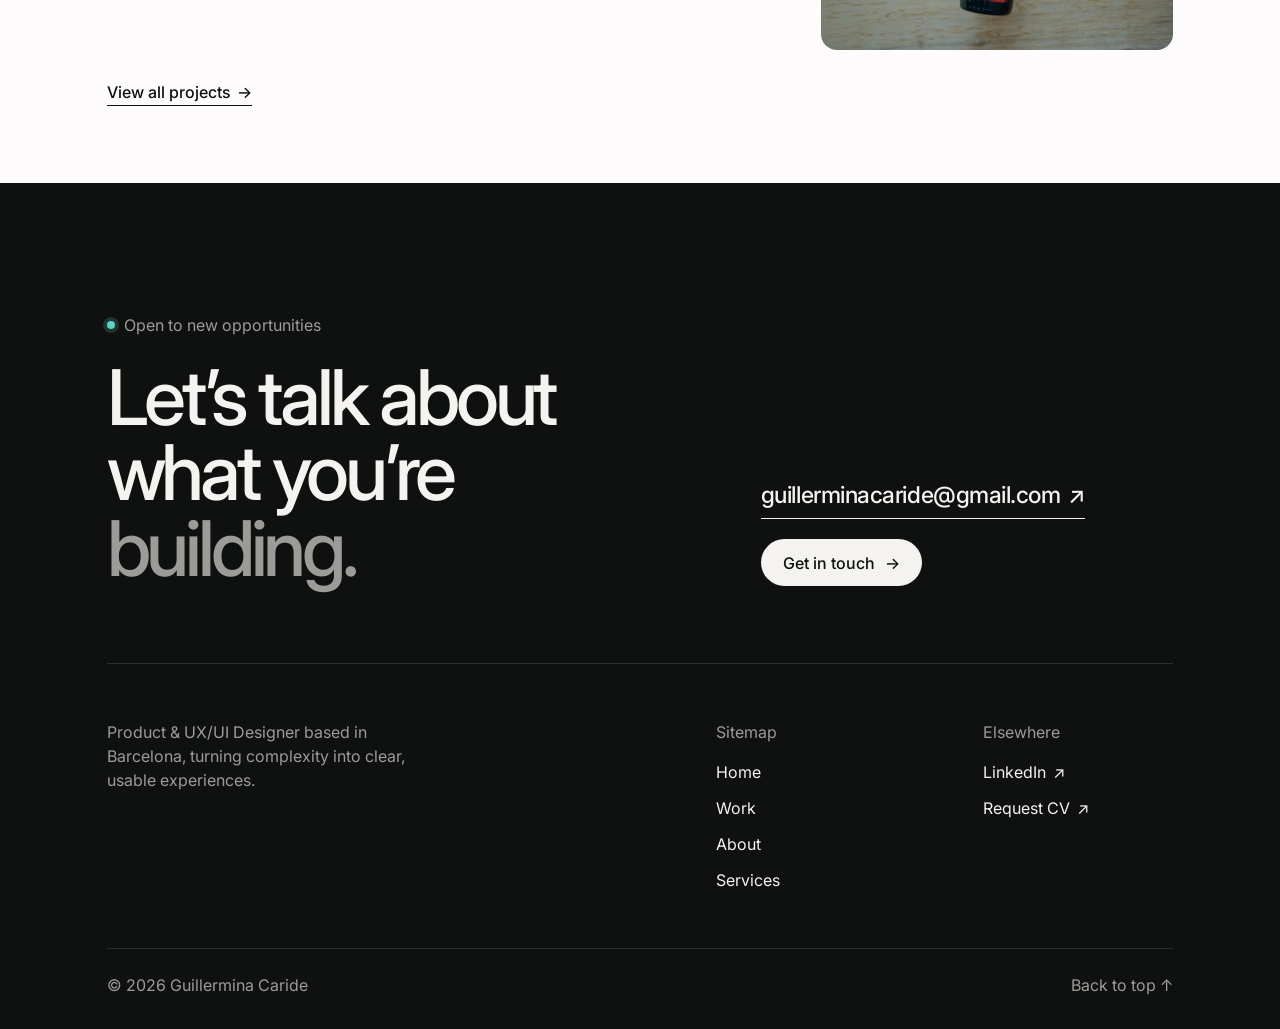
<file: froya.html>
<!DOCTYPE html>
<html lang="en">
<head>
<meta charset="UTF-8">
<meta name="viewport" content="width=device-width, initial-scale=1.0">
<title>Frøya — Guillermina Caride</title>
<meta name="description" content="Ecommerce strategy and product-page optimisation for Frøya Organics — going beyond visual UI to work the full journey from product discovery through checkout.">
<link rel="preconnect" href="https://fonts.googleapis.com">
<link rel="preconnect" href="https://fonts.gstatic.com" crossorigin>
<link href="https://fonts.googleapis.com/css2?family=Inter:wght@300;400;500;600;700&family=Montserrat:wght@600&display=swap" rel="stylesheet">
<link rel="stylesheet" href="styles/design-system.css?v=20261119c">
<link rel="stylesheet" href="styles/footer.css?v=20261119c">
<link rel="stylesheet" href="styles/pages.css?v=20261119c">
<link rel="stylesheet" href="styles/case.css?v=20261119c">
</head>
<body id="top">

<header class="site-header"><div class="wrap"><nav><a href="index.html#top" class="wordmark">gc.</a><div class="navlinks"><a href="work.html">Work</a><a href="about.html">About</a><a href="#contact">Contact</a></div></nav></div></header>

<main id="main" class="cs">

  <section class="cs-hero hm-wrap" aria-label="Project introduction">
    <a class="cs-back" href="work.html"><span aria-hidden="true">←</span> All work</a>
    <p class="hm-label">Ecommerce · UX/UI &amp; experimentation</p>
    <h1 class="cs-title">Frøya</h1>
    <div class="cs-hero-grid">
      <div class="cs-intro"><p>Ecommerce strategy and product-page optimisation for Frøya Organics — going beyond visual UI to work the full journey from product discovery through checkout.</p></div>
      <dl class="cs-meta"><div><dt>Role</dt><dd>UX/UI &amp; ecommerce strategy</dd></div><div><dt>Platform</dt><dd>Ecommerce web</dd></div><div><dt>Focus</dt><dd>Product-page &amp; journey</dd></div><div><dt>Client</dt><dd>Frøya Organics</dd></div></dl>
    </div>
    <div class="cs-hero-foot">
      <ul class="cs-tags" aria-label="Disciplines"><li>Ecommerce strategy</li><li>Experimentation</li><li>UX/UI</li></ul>
      <div class="cs-links"><a class="hm-btn" href="https://froyaorganics.com" target="_blank" rel="noopener noreferrer">Visit ecommerce site <span class="hm-arrow" aria-hidden="true">↗</span></a></div>
    </div>
  </section>

  <div class="hm-wrap">
    <figure class="cs-cover"><img src="img/froya/froya-hero.webp" alt="Frøya ecommerce design hero image" loading="eager"></figure>
  </div>

  <section class="cs-section hm-wrap">
    <div class="hm-split home-reveal">
      <div class="cs-side"><h2 class="hm-label">Overview</h2></div>
      <div class="cs-body">
        <p>Frøya Organics needed more than a visual refresh — the brief was to work on ecommerce strategy and product-page optimisation. That meant treating the storefront as a system to test and iterate on, not a fixed layout to polish once.</p>
      </div>
    </div>
  </section>
  <section class="cs-section hm-wrap">
    <div class="hm-split home-reveal">
      <div class="cs-side"><h2 class="hm-label">Approach</h2></div>
      <div class="cs-body">
        <ul class="cs-list home-reveal"><li><h3>User journey analysis</h3><p>Mapped where people moved through the site and where that flow broke down.</p></li><li><h3>Experimentation</h3><p>Tested variations against real traffic, so every change to the product page and journey was backed by data rather than opinion.</p></li><li><h3>Drop-off identification</h3><p>Looked specifically at where users were leaving the purchase journey.</p></li><li><h3>Iteration</h3><p>Fed what the tests showed back into the product-page and journey design.</p></li></ul>
      </div>
    </div>
  </section>
  <section class="cs-section hm-wrap">
    <div class="hm-split home-reveal">
      <div class="cs-side"><h2 class="hm-label">Impact</h2></div>
      <div class="cs-body">
        <ul class="cs-impact"><li class="home-reveal"><strong>Up to +18% sales</strong><p>Sales grew by up to 18% over a 3-month period.</p></li><li class="home-reveal"><strong>+11% entries</strong><p>11% more entries over a 4-month period compared with the previous year.</p></li><li class="home-reveal"><strong>Up to 12% lower cart abandonment</strong><p>Cart abandonment fell by up to 12% over a 4-month period as the purchase journey was simplified.</p></li><li class="home-reveal"><strong>Fewer steps</strong><p>Unnecessary steps between product discovery and purchase were removed.</p></li></ul>
      </div>
    </div>
  </section>

  <nav class="cs-next hm-wrap" aria-label="Next project">
    <a class="cs-next-link" href="null-wines.html">
      <div>
        <p class="hm-label">Next project</p>
        <span class="cs-next-title">Null Wines<span aria-hidden="true">→</span></span>
      </div>
      <div class="cs-next-thumb"><img src="img/null-wines/null.jpg" alt="" loading="lazy"></div>
    </a>
    <a class="hm-text-link cs-next-all" href="work.html">View all projects <span aria-hidden="true">→</span></a>
  </nav>

</main>

<footer id="contact" class="gc-footer">
  <div class="gc-footer-inner">
    <div class="gc-footer-top">
      <div>
        <p class="gc-footer-status">Open to new opportunities</p>
        <h2>Let’s talk about what you’re <span>building.</span></h2>
      </div>
      <div class="gc-footer-actions">
        <a class="gc-footer-email" href="mailto:guillerminacaride@gmail.com">guillerminacaride@gmail.com <span aria-hidden="true">↗</span></a>
        <a class="gc-footer-btn" href="mailto:guillerminacaride@gmail.com">Get in touch <span aria-hidden="true">→</span></a>
      </div>
    </div>
    <div class="gc-footer-nav">
      <p class="gc-footer-about">Product &amp; UX/UI Designer based in Barcelona, turning complexity into clear, usable experiences.</p>
      <nav class="gc-footer-group" aria-label="Sitemap">
        <h3>Sitemap</h3>
        <a href="index.html#top">Home</a>
        <a href="work.html">Work</a>
        <a href="about.html">About</a>
        <a href="index.html#services">Services</a>
      </nav>
      <nav class="gc-footer-group" aria-label="Elsewhere">
        <h3>Elsewhere</h3>
        <a href="https://linkedin.com/in/guillermina-caride-urruty" target="_blank" rel="noopener noreferrer">LinkedIn <span aria-hidden="true">↗</span></a>
        <a href="mailto:guillerminacaride@gmail.com?subject=CV%20request">Request CV <span aria-hidden="true">↗</span></a>
      </nav>
    </div>
    <div class="gc-footer-bottom">
      <p>© 2026 Guillermina Caride</p>
      <a href="#top">Back to top <span aria-hidden="true">↑</span></a>
    </div>
  </div>
</footer>

<script src="site-chrome.js?v=20261119c" defer></script>
</body>
</html>
</file>
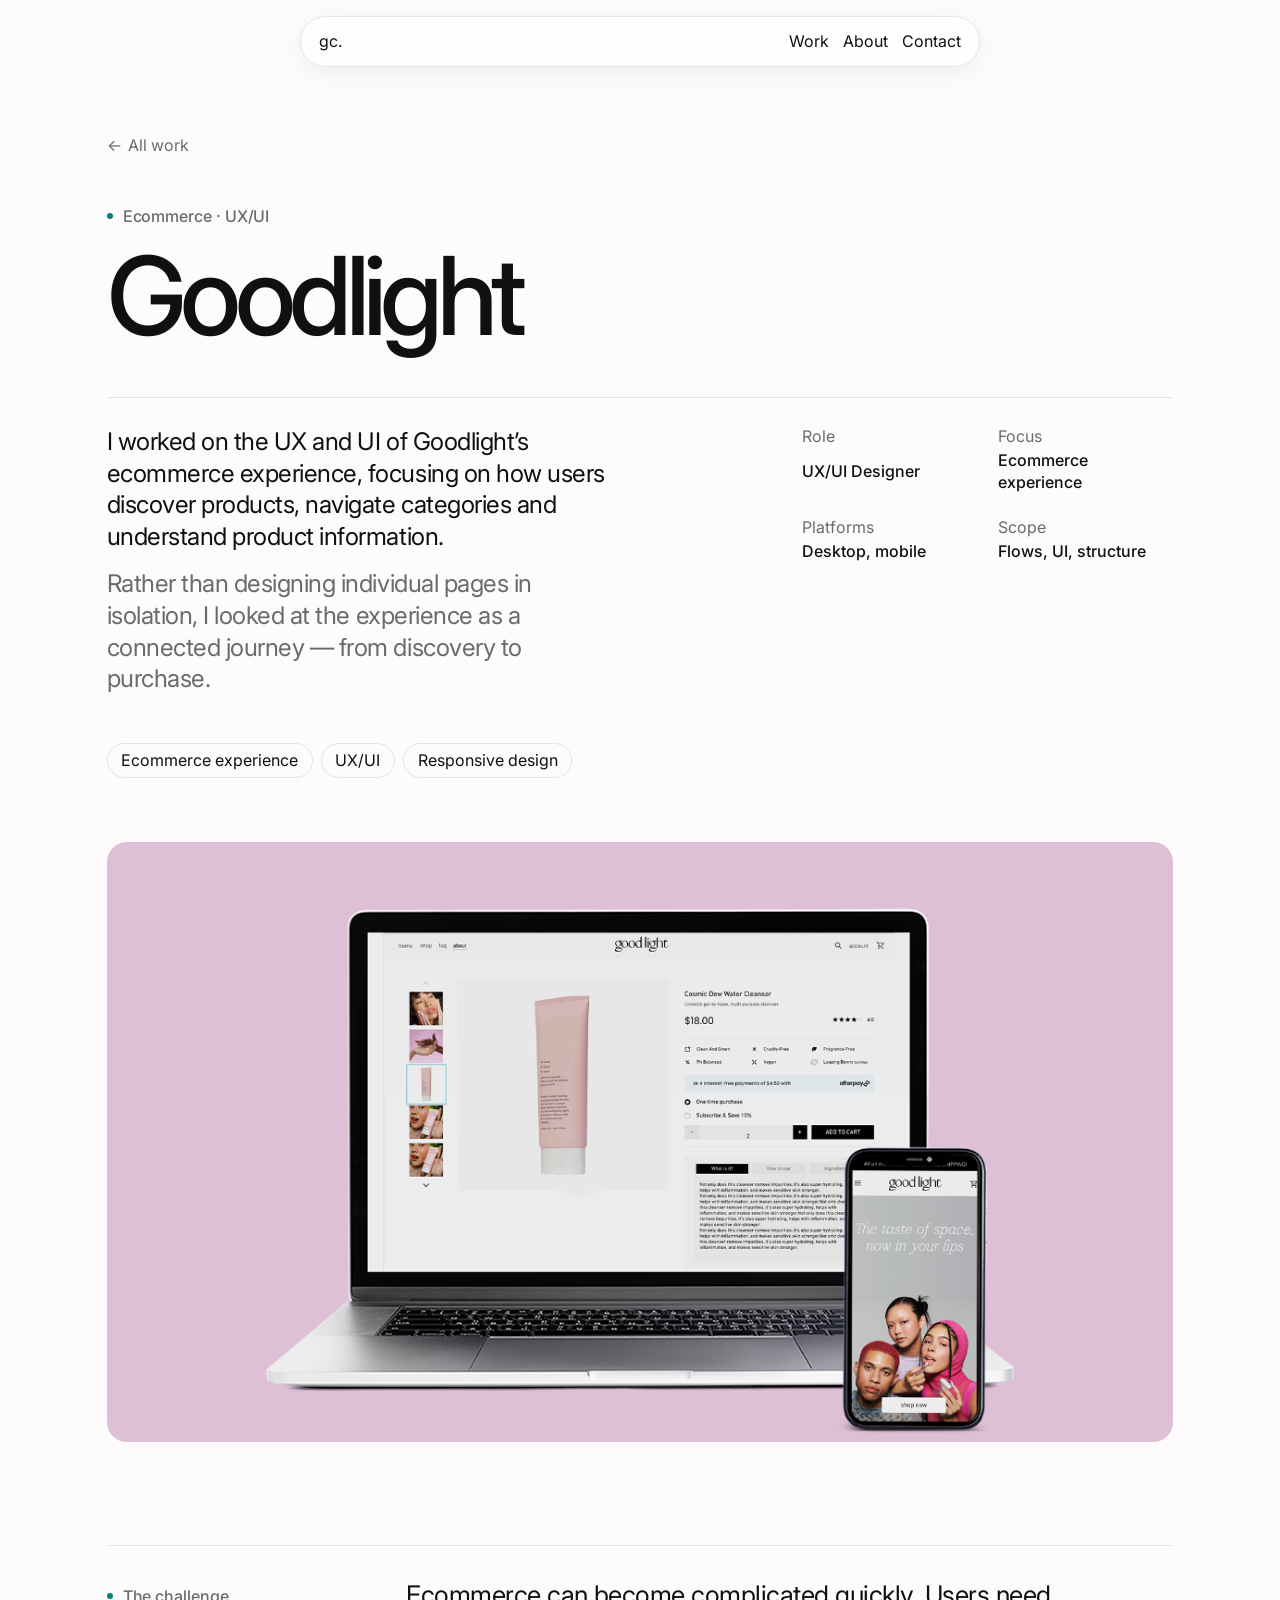
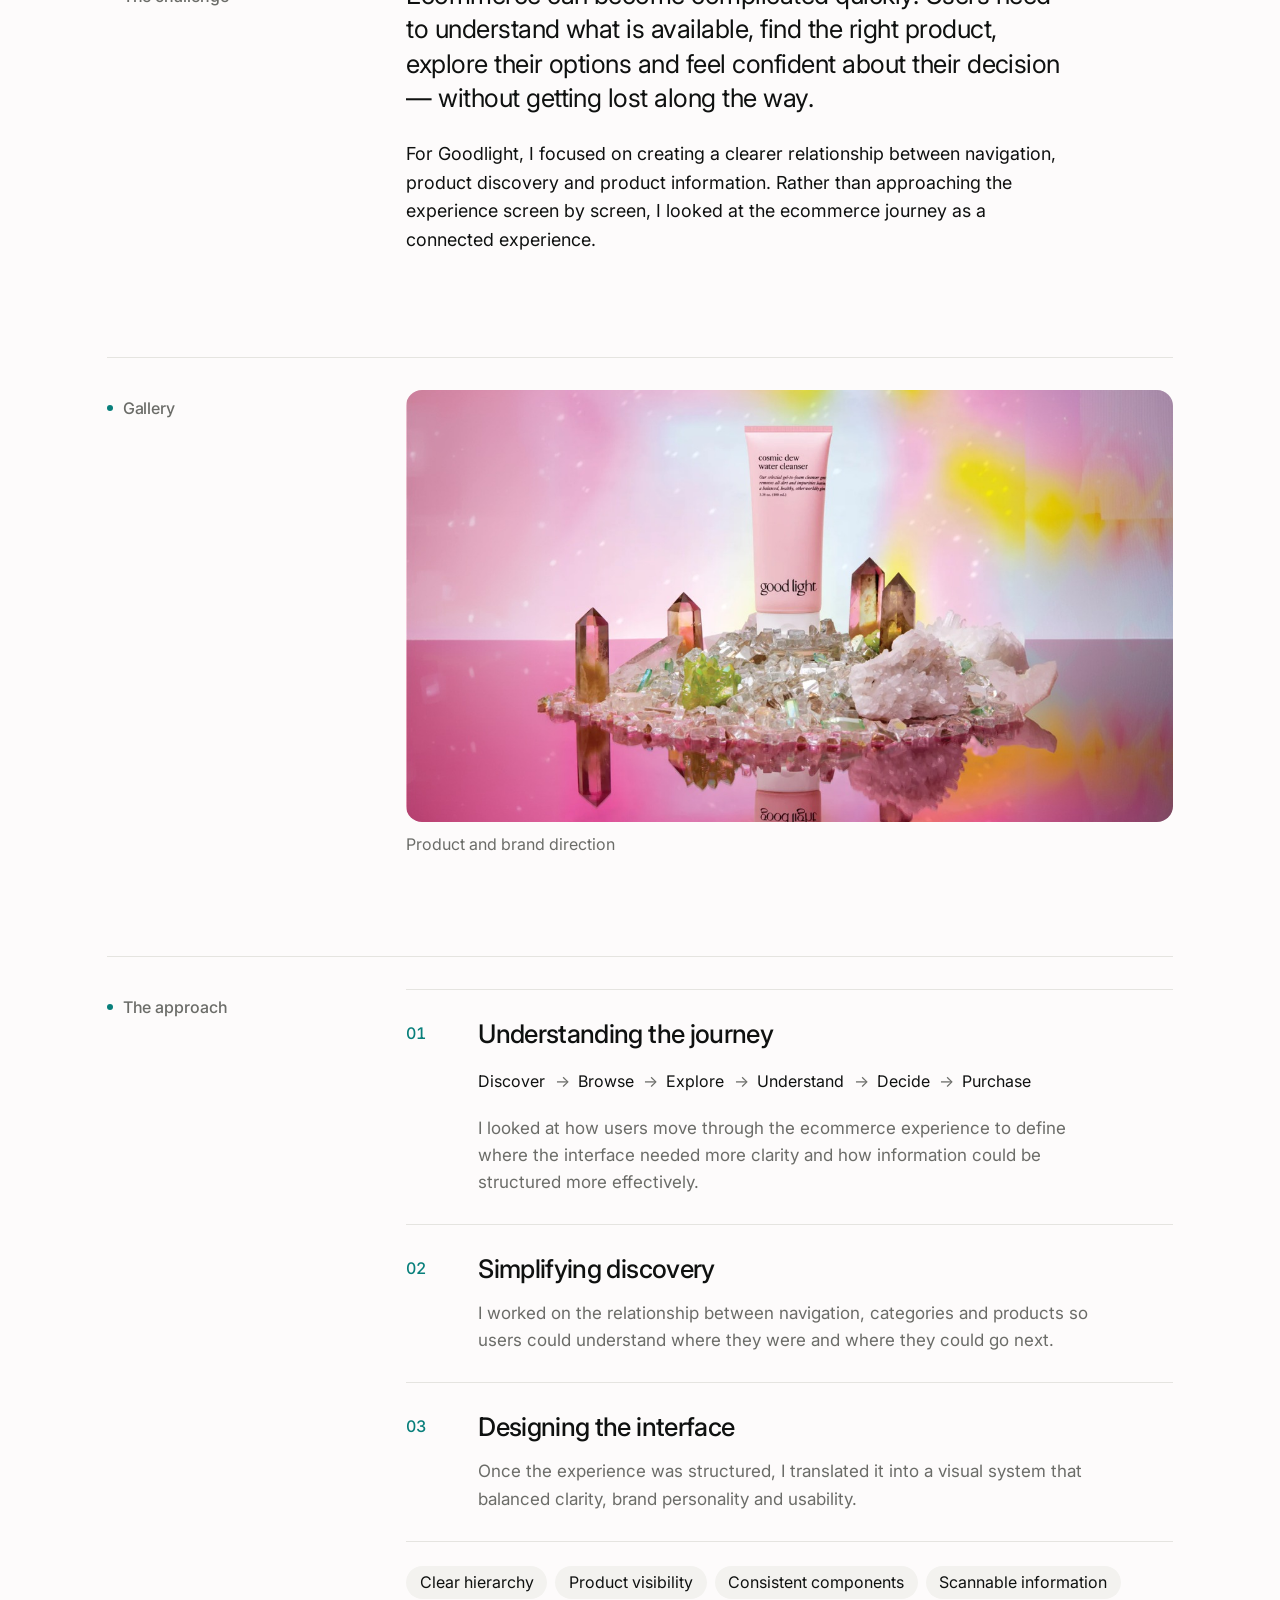
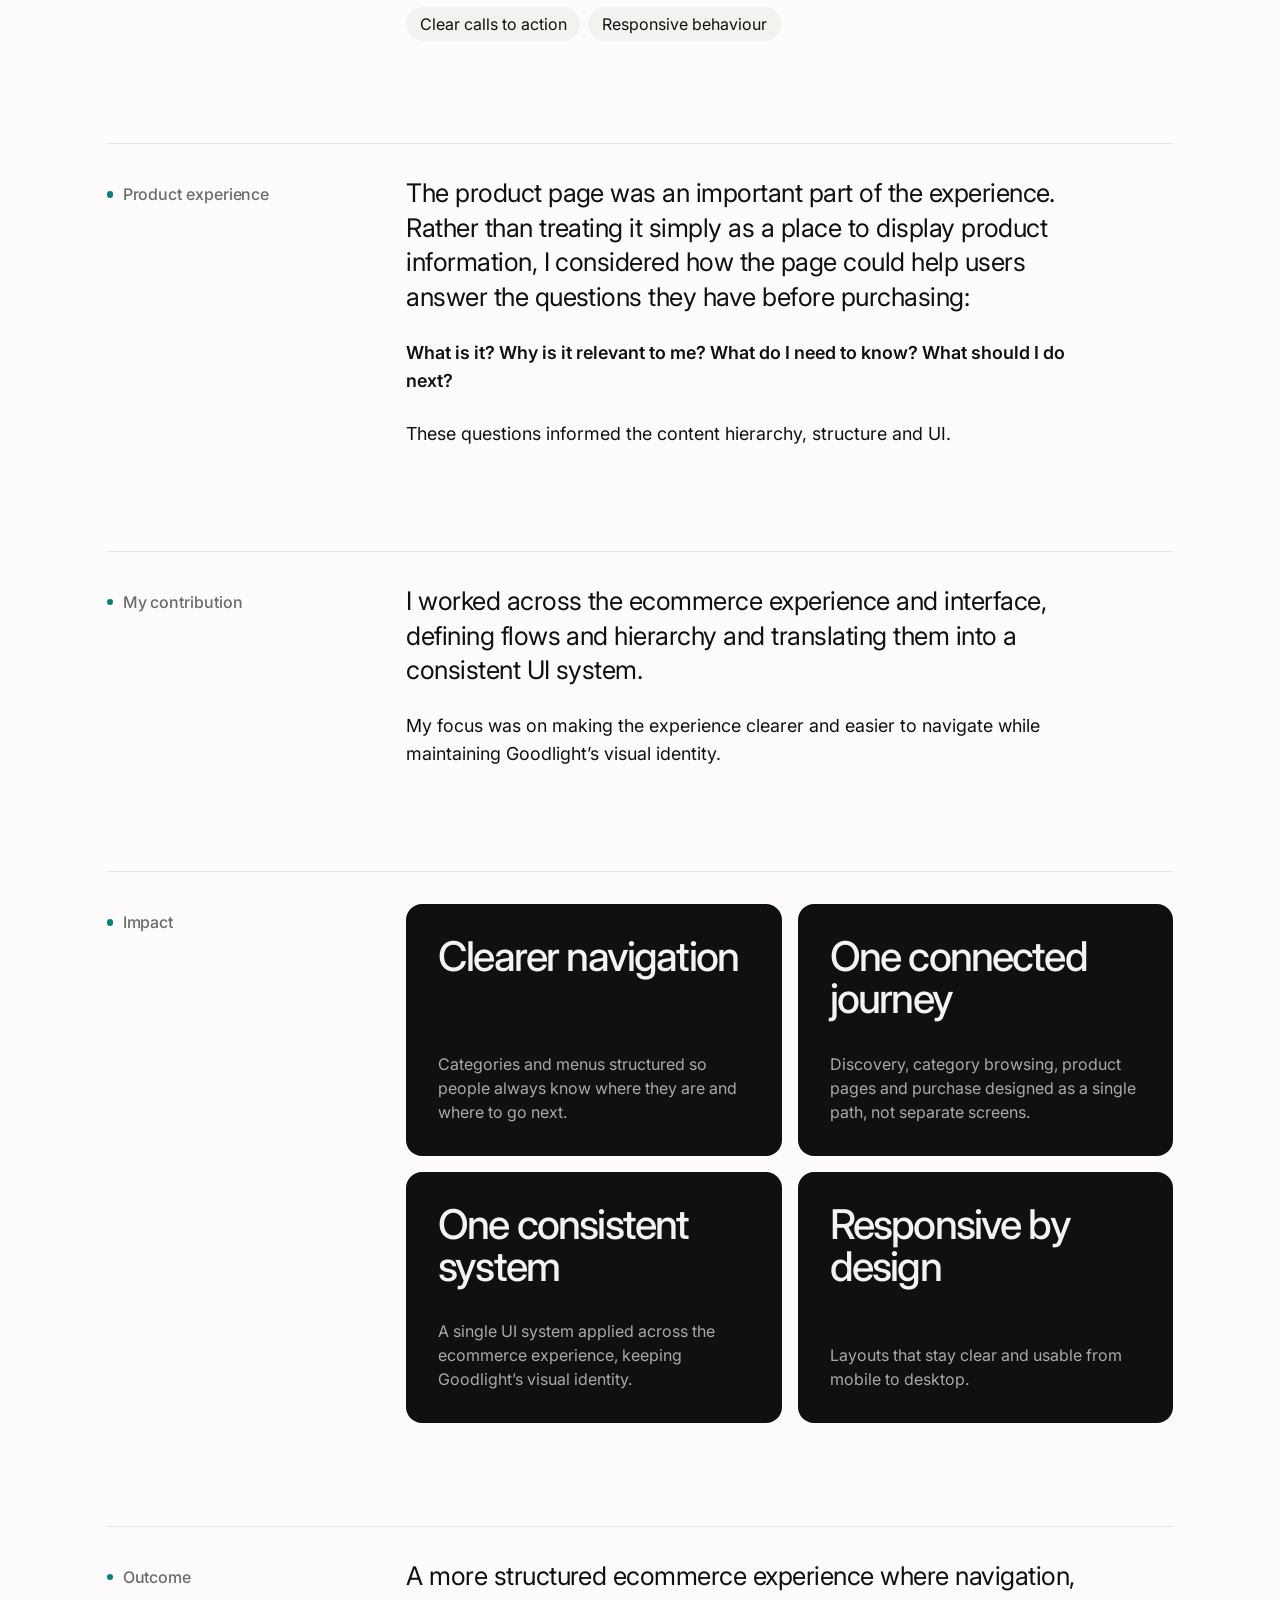
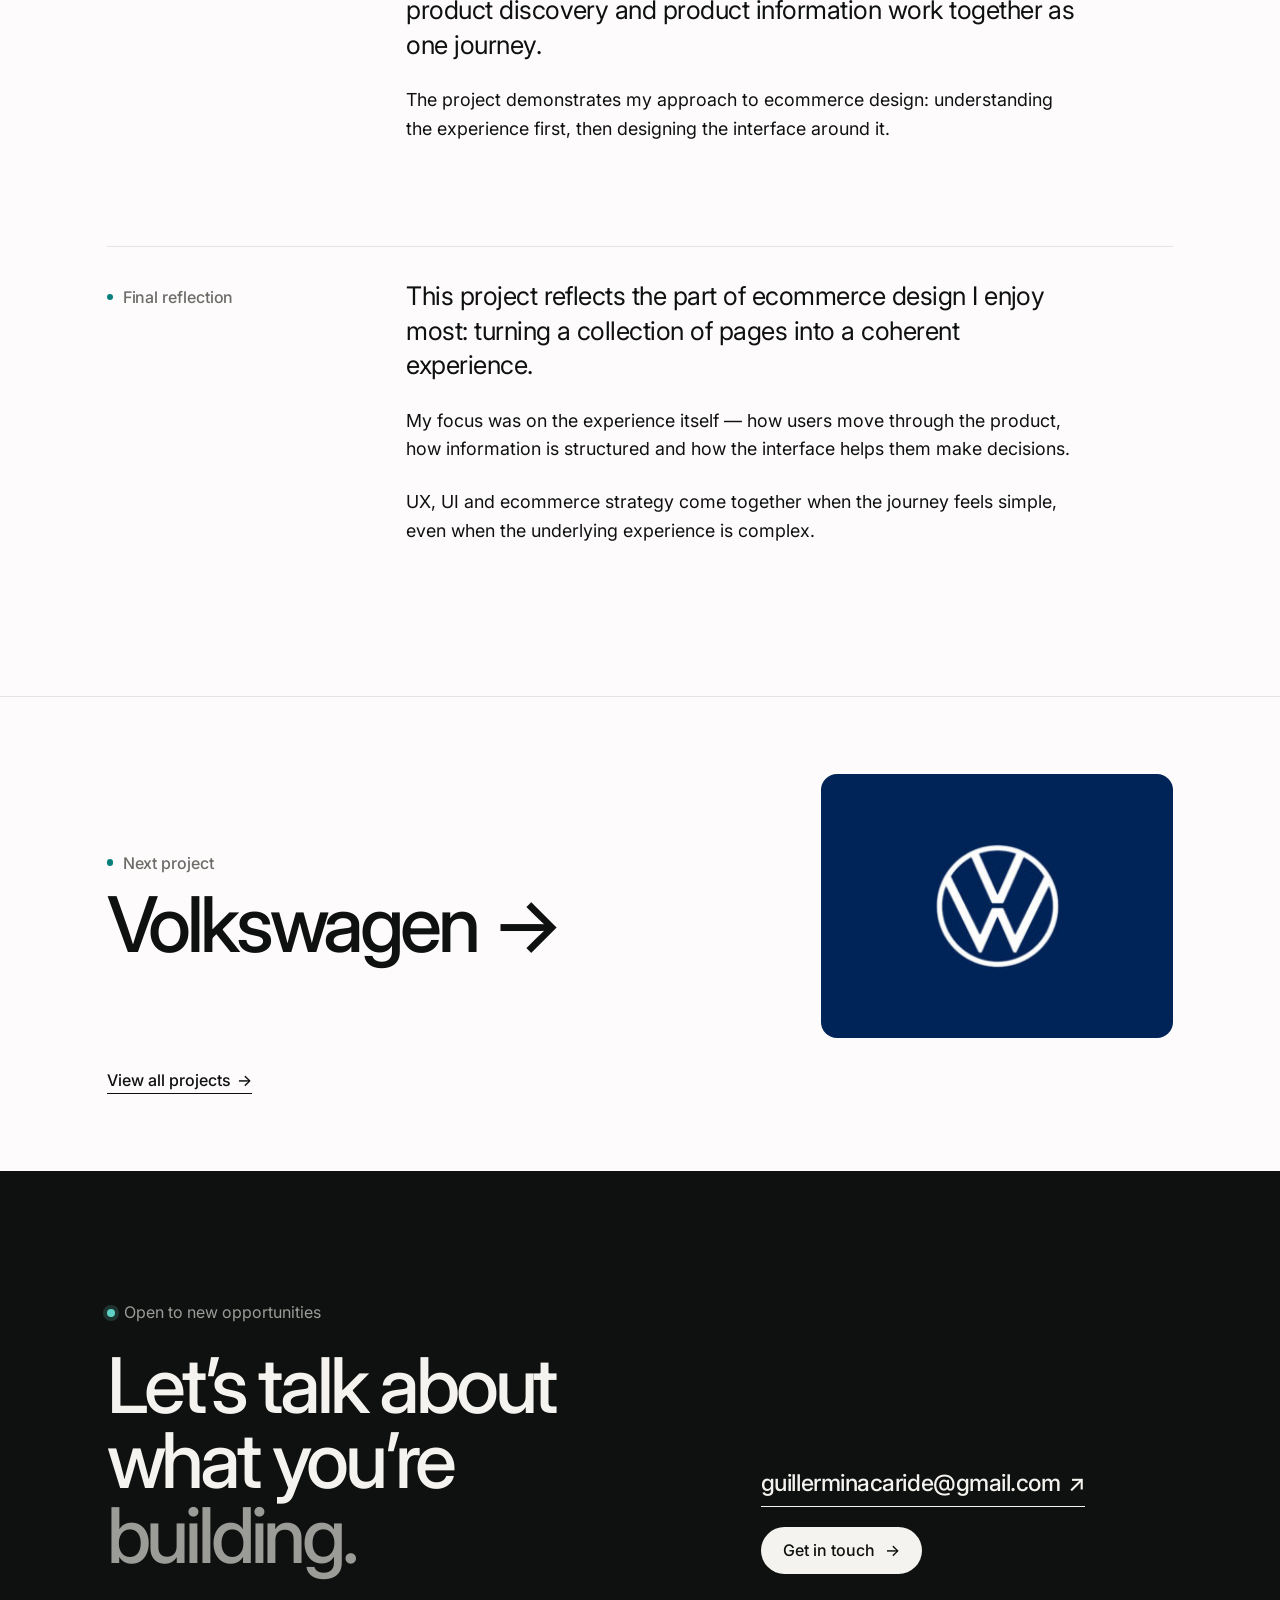
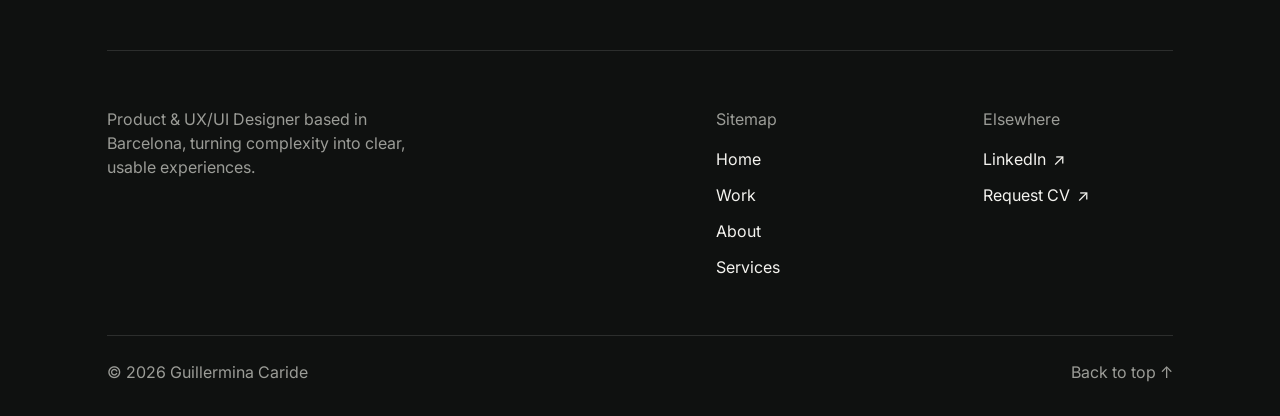
<file: goodlight.html>
<!DOCTYPE html>
<html lang="en">
<head>
<meta charset="UTF-8">
<meta name="viewport" content="width=device-width, initial-scale=1.0">
<title>Goodlight — Guillermina Caride</title>
<meta name="description" content="I worked on the UX and UI of Goodlight’s ecommerce experience, focusing on how users discover products, navigate categories and understand product information.">
<link rel="preconnect" href="https://fonts.googleapis.com">
<link rel="preconnect" href="https://fonts.gstatic.com" crossorigin>
<link href="https://fonts.googleapis.com/css2?family=Inter:wght@300;400;500;600;700&family=Montserrat:wght@600&display=swap" rel="stylesheet">
<link rel="stylesheet" href="styles/design-system.css?v=20261119c">
<link rel="stylesheet" href="styles/footer.css?v=20261119c">
<link rel="stylesheet" href="styles/pages.css?v=20261119c">
<link rel="stylesheet" href="styles/case.css?v=20261119c">
</head>
<body id="top">

<header class="site-header"><div class="wrap"><nav><a href="index.html#top" class="wordmark">gc.</a><div class="navlinks"><a href="work.html">Work</a><a href="about.html">About</a><a href="#contact">Contact</a></div></nav></div></header>

<main id="main" class="cs">

  <section class="cs-hero hm-wrap" aria-label="Project introduction">
    <a class="cs-back" href="work.html"><span aria-hidden="true">←</span> All work</a>
    <p class="hm-label">Ecommerce · UX/UI</p>
    <h1 class="cs-title">Goodlight</h1>
    <div class="cs-hero-grid">
      <div class="cs-intro"><p>I worked on the UX and UI of Goodlight’s ecommerce experience, focusing on how users discover products, navigate categories and understand product information.</p><p>Rather than designing individual pages in isolation, I looked at the experience as a connected journey — from discovery to purchase.</p></div>
      <dl class="cs-meta"><div><dt>Role</dt><dd>UX/UI Designer</dd></div><div><dt>Focus</dt><dd>Ecommerce experience</dd></div><div><dt>Platforms</dt><dd>Desktop, mobile</dd></div><div><dt>Scope</dt><dd>Flows, UI, structure</dd></div></dl>
    </div>
    <div class="cs-hero-foot">
      <ul class="cs-tags" aria-label="Disciplines"><li>Ecommerce experience</li><li>UX/UI</li><li>Responsive design</li></ul>
      
    </div>
  </section>

  <div class="hm-wrap">
    <figure class="cs-cover"><img src="img/goodlight/good-light.png" alt="Goodlight ecommerce product page on desktop and mobile" loading="eager"></figure>
  </div>

  <section class="cs-section hm-wrap">
    <div class="hm-split home-reveal">
      <div class="cs-side"><h2 class="hm-label">The challenge</h2></div>
      <div class="cs-body">
        <p>Ecommerce can become complicated quickly. Users need to understand what is available, find the right product, explore their options and feel confident about their decision — without getting lost along the way.</p>
        <p>For Goodlight, I focused on creating a clearer relationship between navigation, product discovery and product information. Rather than approaching the experience screen by screen, I looked at the ecommerce journey as a connected experience.</p>
      </div>
    </div>
  </section>
  <section class="cs-section hm-wrap" id="gallery">
    <div class="hm-split home-reveal">
      <div class="cs-side"><h2 class="hm-label">Gallery</h2></div>
      <div class="cs-body">
        <div class="cs-gallery"><figure class="home-reveal"><div class="cs-shot"><img src="img/goodlight/good-light-1.jpg" alt="Goodlight product campaign image" loading="lazy"></div><figcaption>Product and brand direction</figcaption></figure></div>
      </div>
    </div>
  </section>
  <section class="cs-section hm-wrap">
    <div class="hm-split home-reveal">
      <div class="cs-side"><h2 class="hm-label">The approach</h2></div>
      <div class="cs-body">
        <ol class="cs-steps"><li class="cs-step home-reveal"><span class="cs-step-num">01</span><div class="cs-step-body"><h3>Understanding the journey</h3><ol class="cs-flow" aria-label="User journey"><li>Discover</li><li>Browse</li><li>Explore</li><li>Understand</li><li>Decide</li><li>Purchase</li></ol><p>I looked at how users move through the ecommerce experience to define where the interface needed more clarity and how information could be structured more effectively.</p></div></li><li class="cs-step home-reveal"><span class="cs-step-num">02</span><div class="cs-step-body"><h3>Simplifying discovery</h3><p>I worked on the relationship between navigation, categories and products so users could understand where they were and where they could go next.</p></div></li><li class="cs-step home-reveal"><span class="cs-step-num">03</span><div class="cs-step-body"><h3>Designing the interface</h3><p>Once the experience was structured, I translated it into a visual system that balanced clarity, brand personality and usability.</p></div></li></ol>
        <ul class="cs-chips" aria-label="Design focus"><li>Clear hierarchy</li><li>Product visibility</li><li>Consistent components</li><li>Scannable information</li><li>Clear calls to action</li><li>Responsive behaviour</li></ul>
      </div>
    </div>
  </section>
  <section class="cs-section hm-wrap">
    <div class="hm-split home-reveal">
      <div class="cs-side"><h2 class="hm-label">Product experience</h2></div>
      <div class="cs-body">
        <p>The product page was an important part of the experience. Rather than treating it simply as a place to display product information, I considered how the page could help users answer the questions they have before purchasing:</p>
        <p><strong>What is it? Why is it relevant to me? What do I need to know? What should I do next?</strong></p>
        <p>These questions informed the content hierarchy, structure and UI.</p>
      </div>
    </div>
  </section>
  <section class="cs-section hm-wrap">
    <div class="hm-split home-reveal">
      <div class="cs-side"><h2 class="hm-label">My contribution</h2></div>
      <div class="cs-body">
        <p>I worked across the ecommerce experience and interface, defining flows and hierarchy and translating them into a consistent UI system.</p>
        <p>My focus was on making the experience clearer and easier to navigate while maintaining Goodlight’s visual identity.</p>
      </div>
    </div>
  </section>
  <section class="cs-section hm-wrap">
    <div class="hm-split home-reveal">
      <div class="cs-side"><h2 class="hm-label">Impact</h2></div>
      <div class="cs-body">
        <ul class="cs-impact"><li class="home-reveal"><strong>Clearer navigation</strong><p>Categories and menus structured so people always know where they are and where to go next.</p></li><li class="home-reveal"><strong>One connected journey</strong><p>Discovery, category browsing, product pages and purchase designed as a single path, not separate screens.</p></li><li class="home-reveal"><strong>One consistent system</strong><p>A single UI system applied across the ecommerce experience, keeping Goodlight’s visual identity.</p></li><li class="home-reveal"><strong>Responsive by design</strong><p>Layouts that stay clear and usable from mobile to desktop.</p></li></ul>
      </div>
    </div>
  </section>
  <section class="cs-section hm-wrap">
    <div class="hm-split home-reveal">
      <div class="cs-side"><h2 class="hm-label">Outcome</h2></div>
      <div class="cs-body">
        <p>A more structured ecommerce experience where navigation, product discovery and product information work together as one journey.</p>
        <p>The project demonstrates my approach to ecommerce design: understanding the experience first, then designing the interface around it.</p>
      </div>
    </div>
  </section>
  <section class="cs-section hm-wrap">
    <div class="hm-split home-reveal">
      <div class="cs-side"><h2 class="hm-label">Final reflection</h2></div>
      <div class="cs-body">
        <p>This project reflects the part of ecommerce design I enjoy most: turning a collection of pages into a coherent experience.</p>
        <p>My focus was on the experience itself — how users move through the product, how information is structured and how the interface helps them make decisions.</p>
        <p>UX, UI and ecommerce strategy come together when the journey feels simple, even when the underlying experience is complex.</p>
      </div>
    </div>
  </section>

  <nav class="cs-next hm-wrap" aria-label="Next project">
    <a class="cs-next-link" href="volkswagen.html">
      <div>
        <p class="hm-label">Next project</p>
        <span class="cs-next-title">Volkswagen<span aria-hidden="true">→</span></span>
      </div>
      <div class="cs-next-thumb"><img src="img/volkswagen/volkswagen-hero.jpeg" alt="" loading="lazy"></div>
    </a>
    <a class="hm-text-link cs-next-all" href="work.html">View all projects <span aria-hidden="true">→</span></a>
  </nav>

</main>

<footer id="contact" class="gc-footer">
  <div class="gc-footer-inner">
    <div class="gc-footer-top">
      <div>
        <p class="gc-footer-status">Open to new opportunities</p>
        <h2>Let’s talk about what you’re <span>building.</span></h2>
      </div>
      <div class="gc-footer-actions">
        <a class="gc-footer-email" href="mailto:guillerminacaride@gmail.com">guillerminacaride@gmail.com <span aria-hidden="true">↗</span></a>
        <a class="gc-footer-btn" href="mailto:guillerminacaride@gmail.com">Get in touch <span aria-hidden="true">→</span></a>
      </div>
    </div>
    <div class="gc-footer-nav">
      <p class="gc-footer-about">Product &amp; UX/UI Designer based in Barcelona, turning complexity into clear, usable experiences.</p>
      <nav class="gc-footer-group" aria-label="Sitemap">
        <h3>Sitemap</h3>
        <a href="index.html#top">Home</a>
        <a href="work.html">Work</a>
        <a href="about.html">About</a>
        <a href="index.html#services">Services</a>
      </nav>
      <nav class="gc-footer-group" aria-label="Elsewhere">
        <h3>Elsewhere</h3>
        <a href="https://linkedin.com/in/guillermina-caride-urruty" target="_blank" rel="noopener noreferrer">LinkedIn <span aria-hidden="true">↗</span></a>
        <a href="mailto:guillerminacaride@gmail.com?subject=CV%20request">Request CV <span aria-hidden="true">↗</span></a>
      </nav>
    </div>
    <div class="gc-footer-bottom">
      <p>© 2026 Guillermina Caride</p>
      <a href="#top">Back to top <span aria-hidden="true">↑</span></a>
    </div>
  </div>
</footer>

<script src="site-chrome.js?v=20261119c" defer></script>
</body>
</html>
</file>
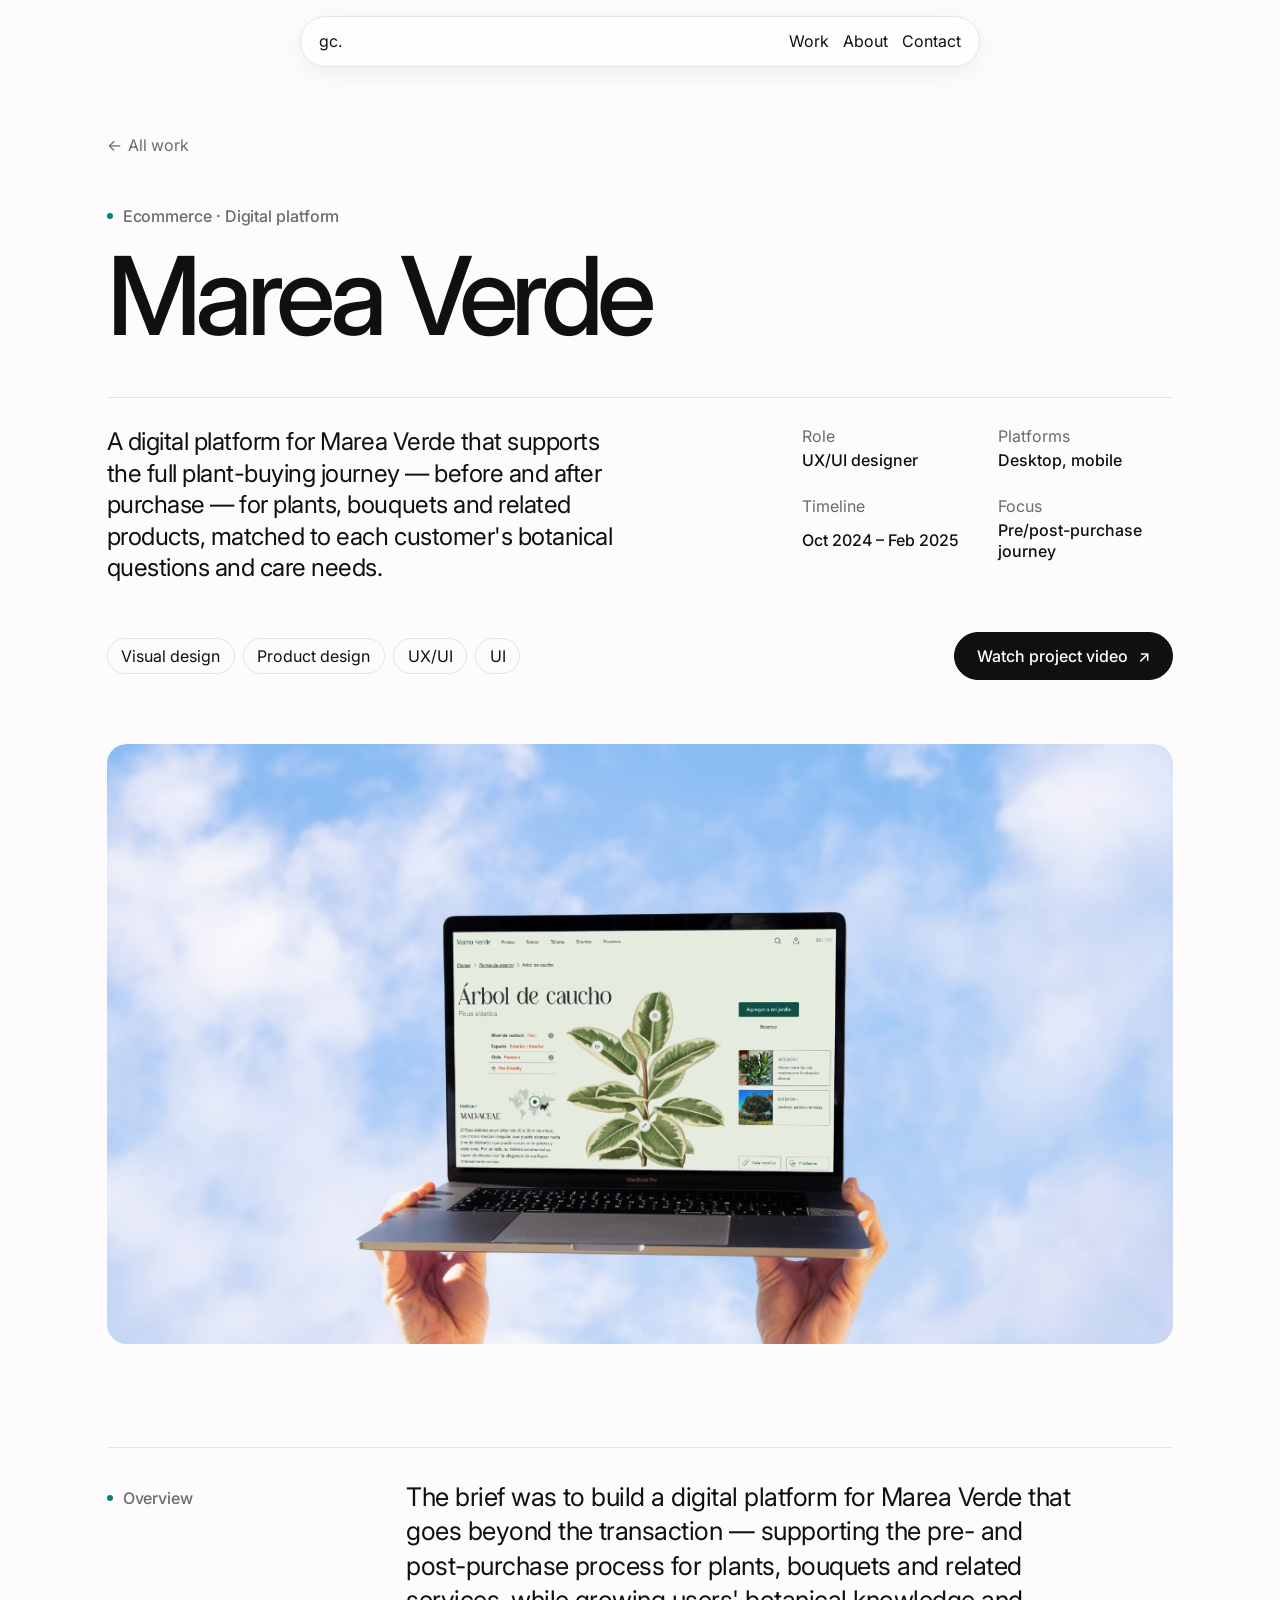
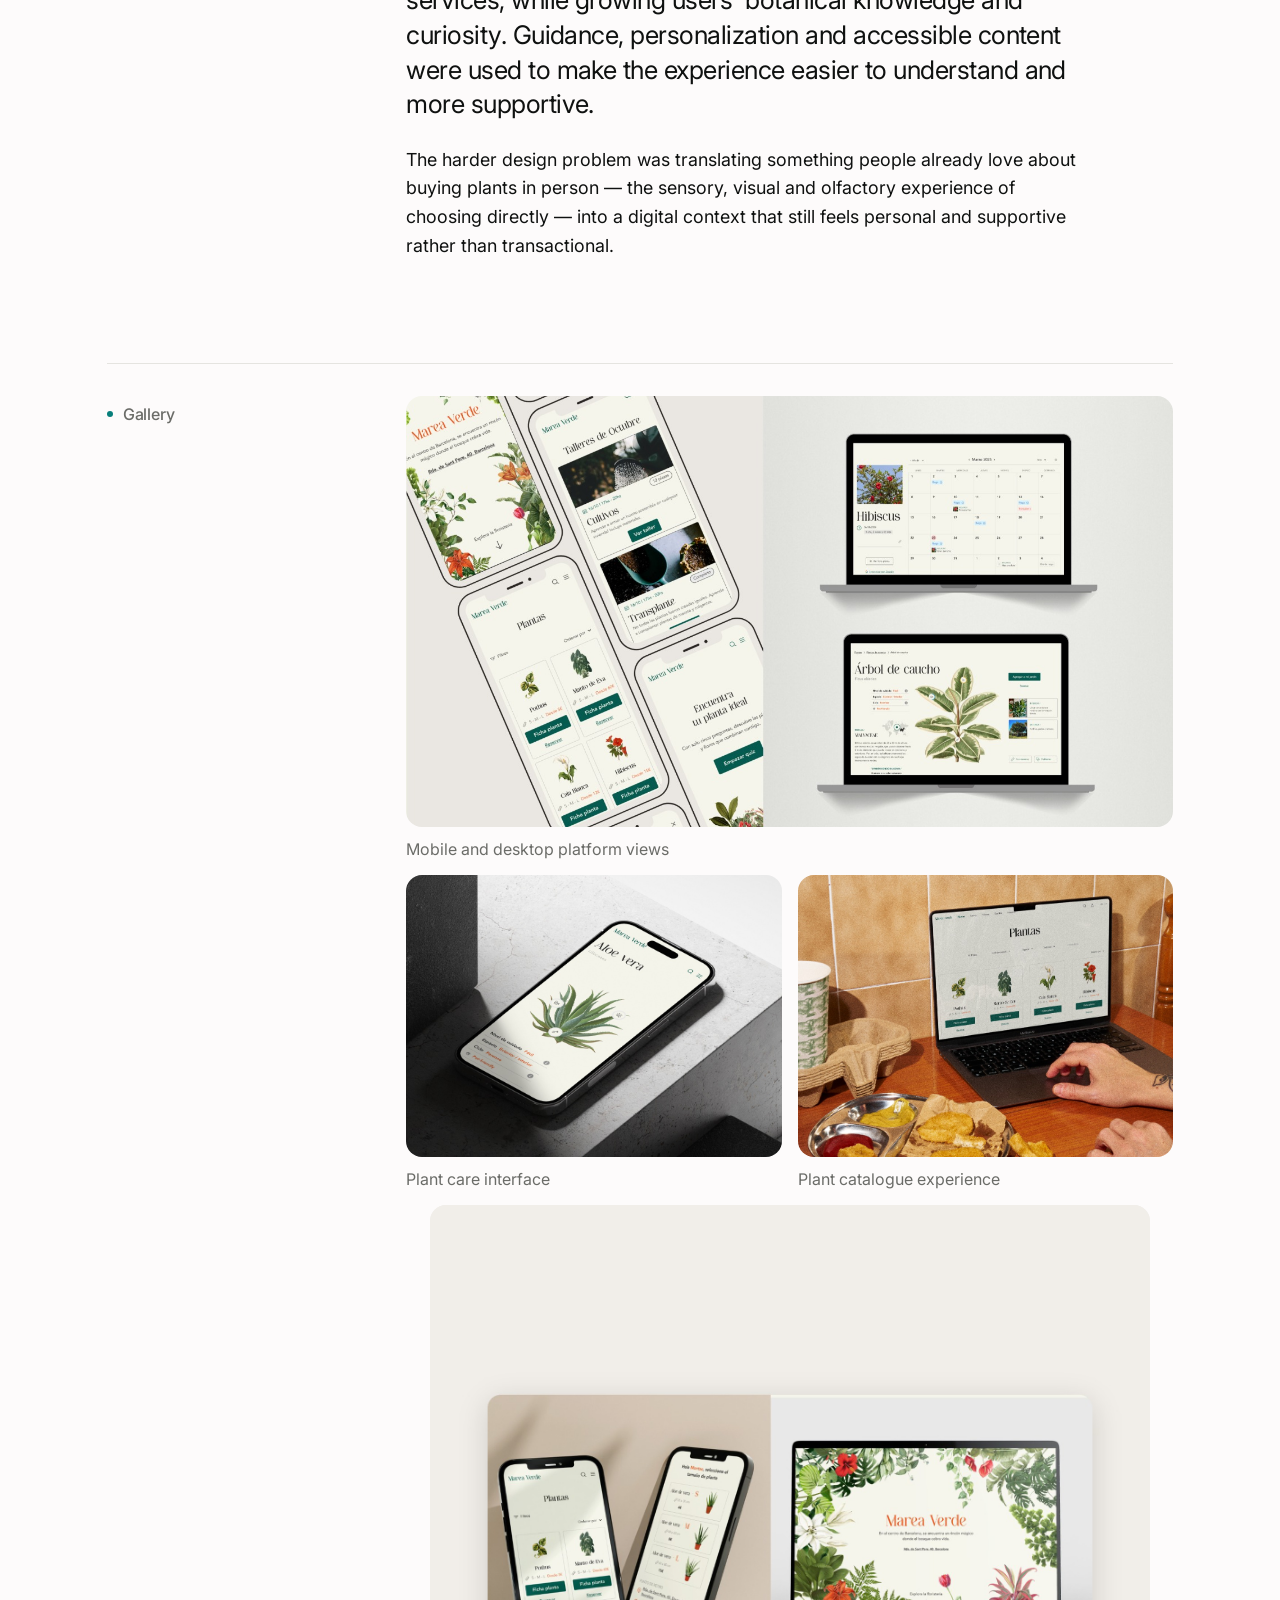
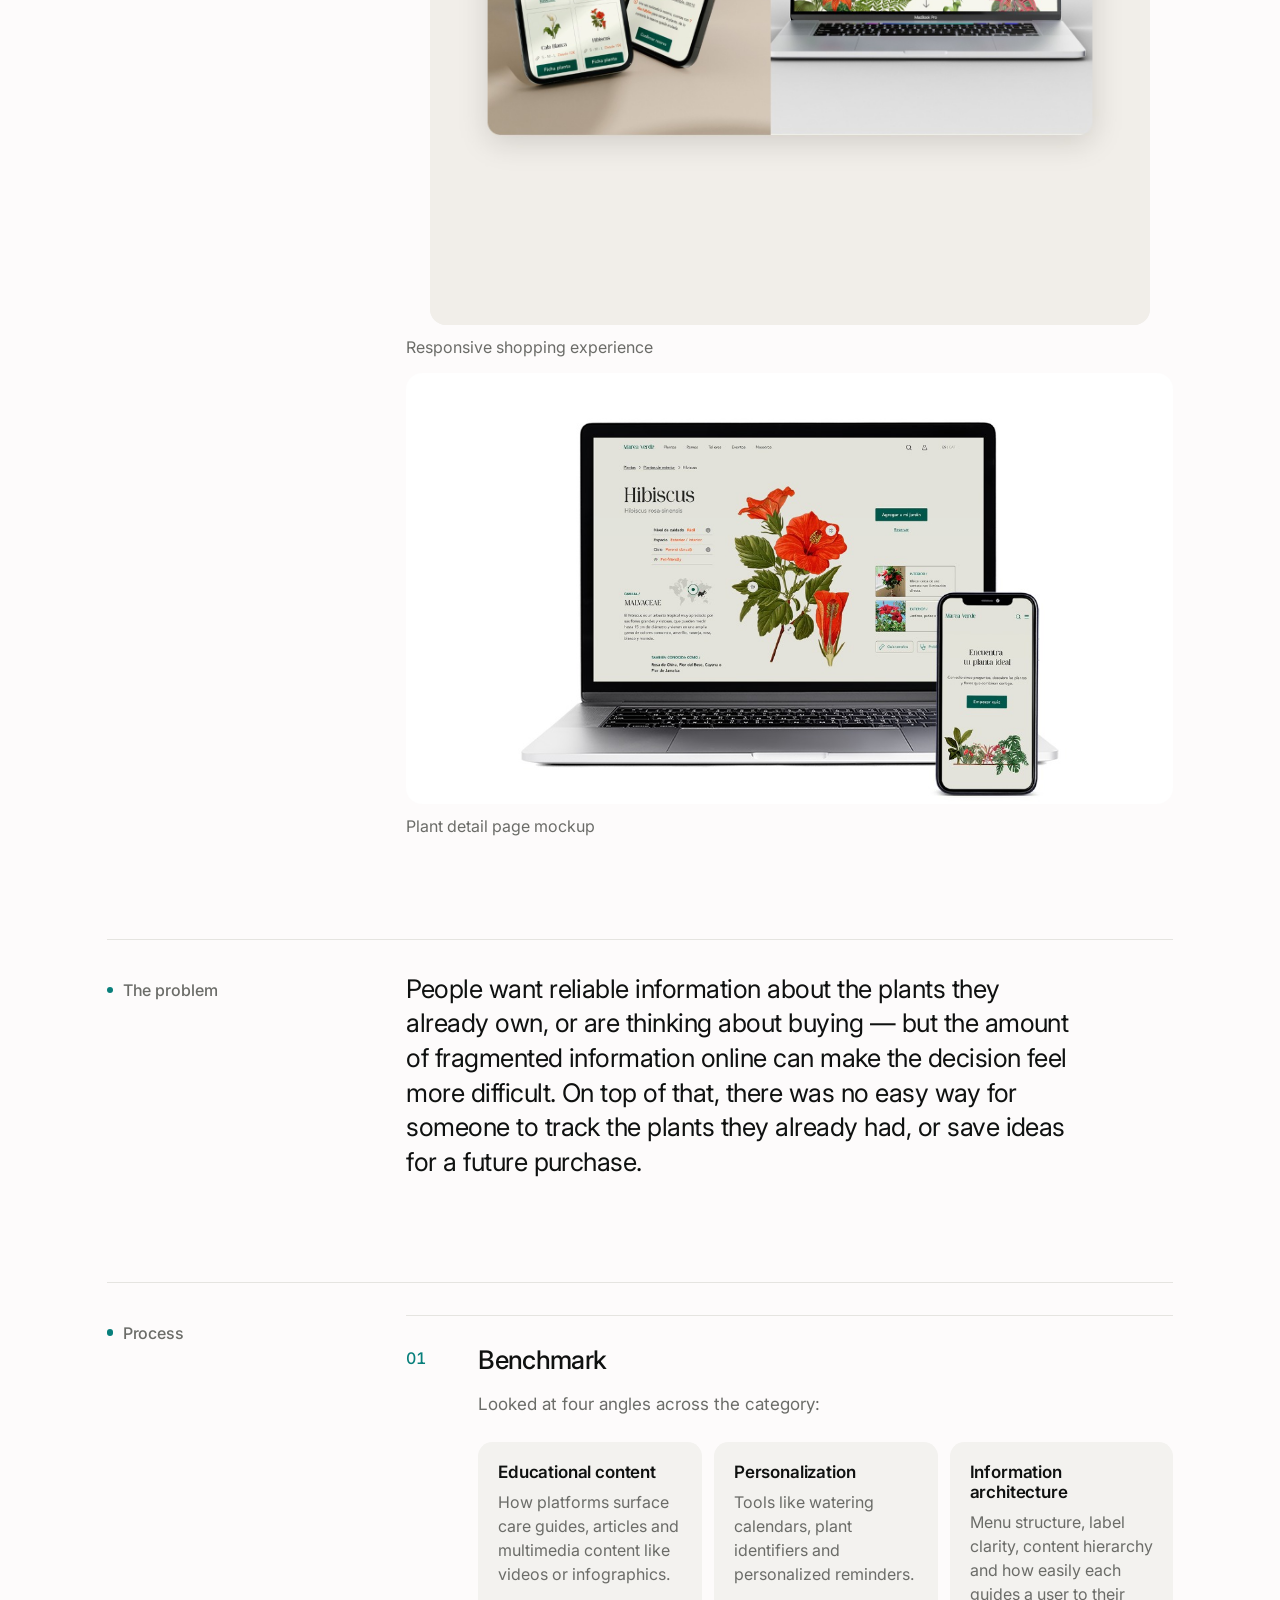
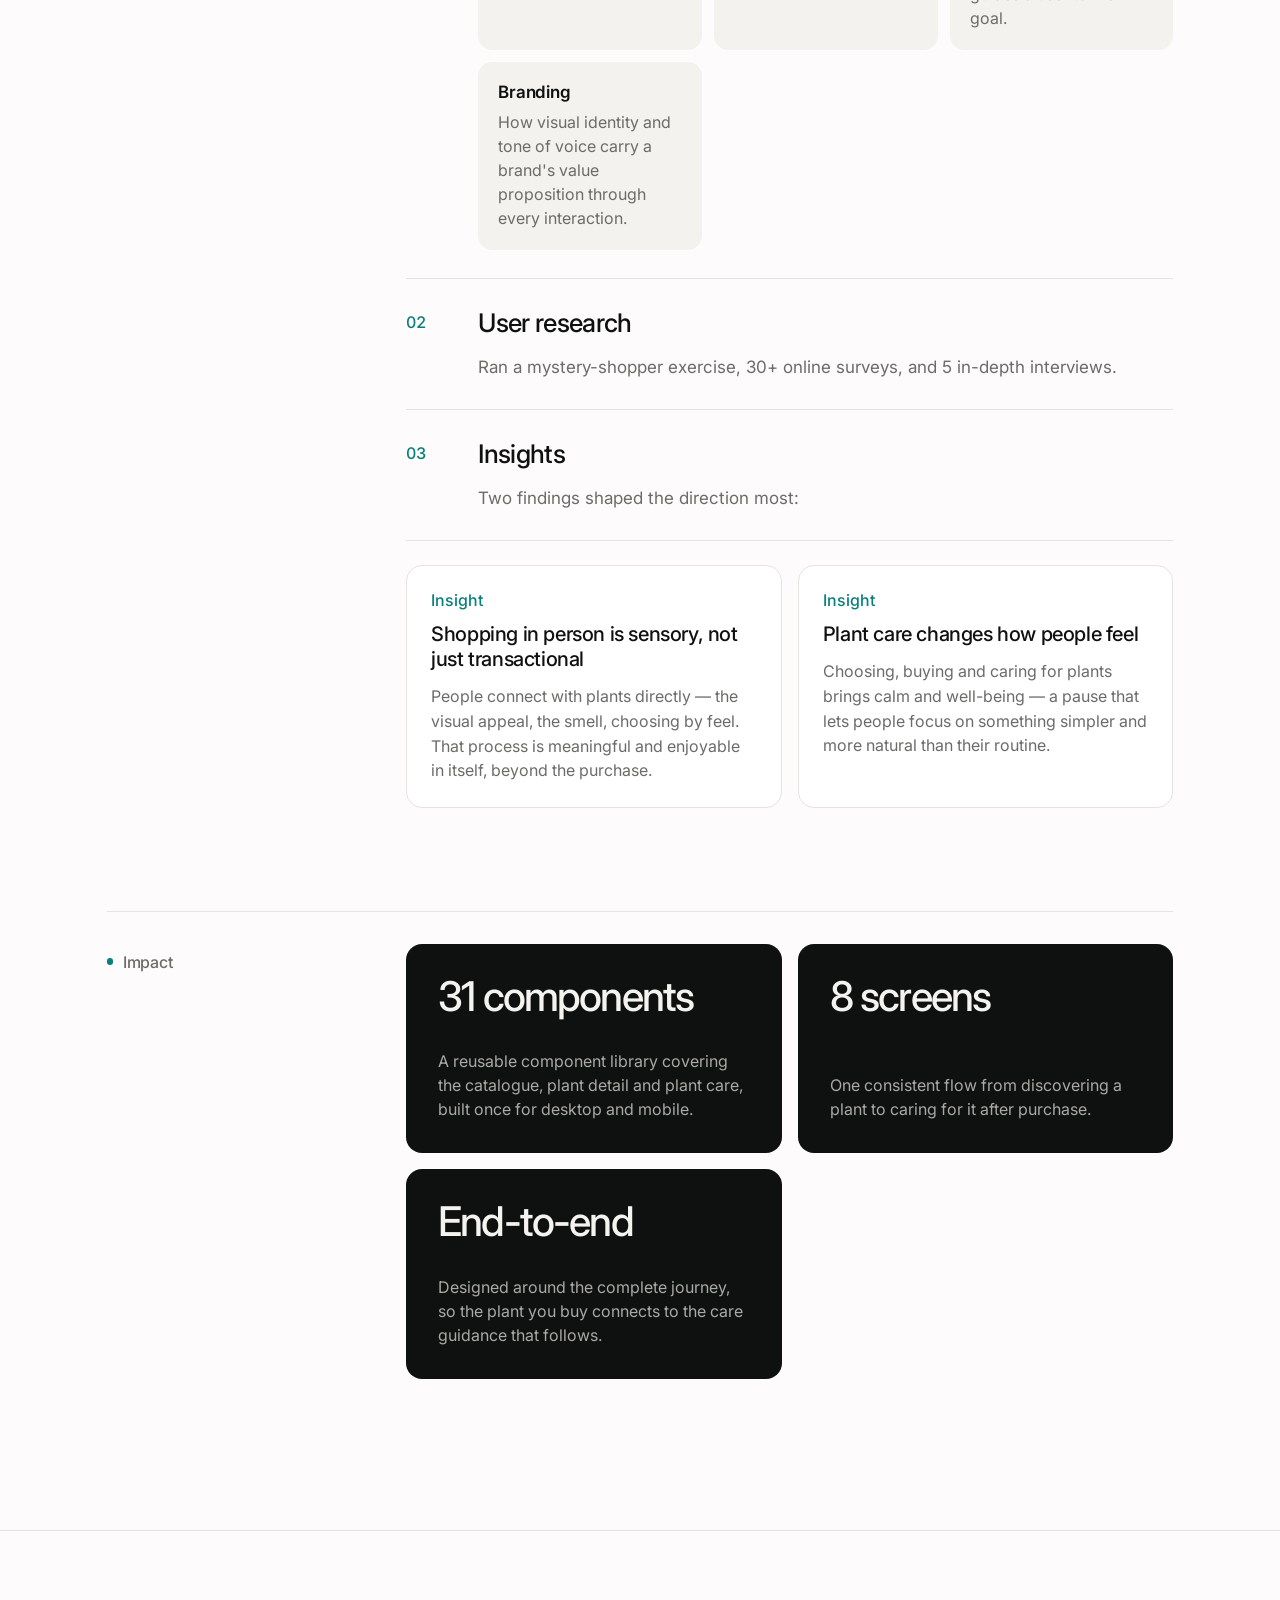
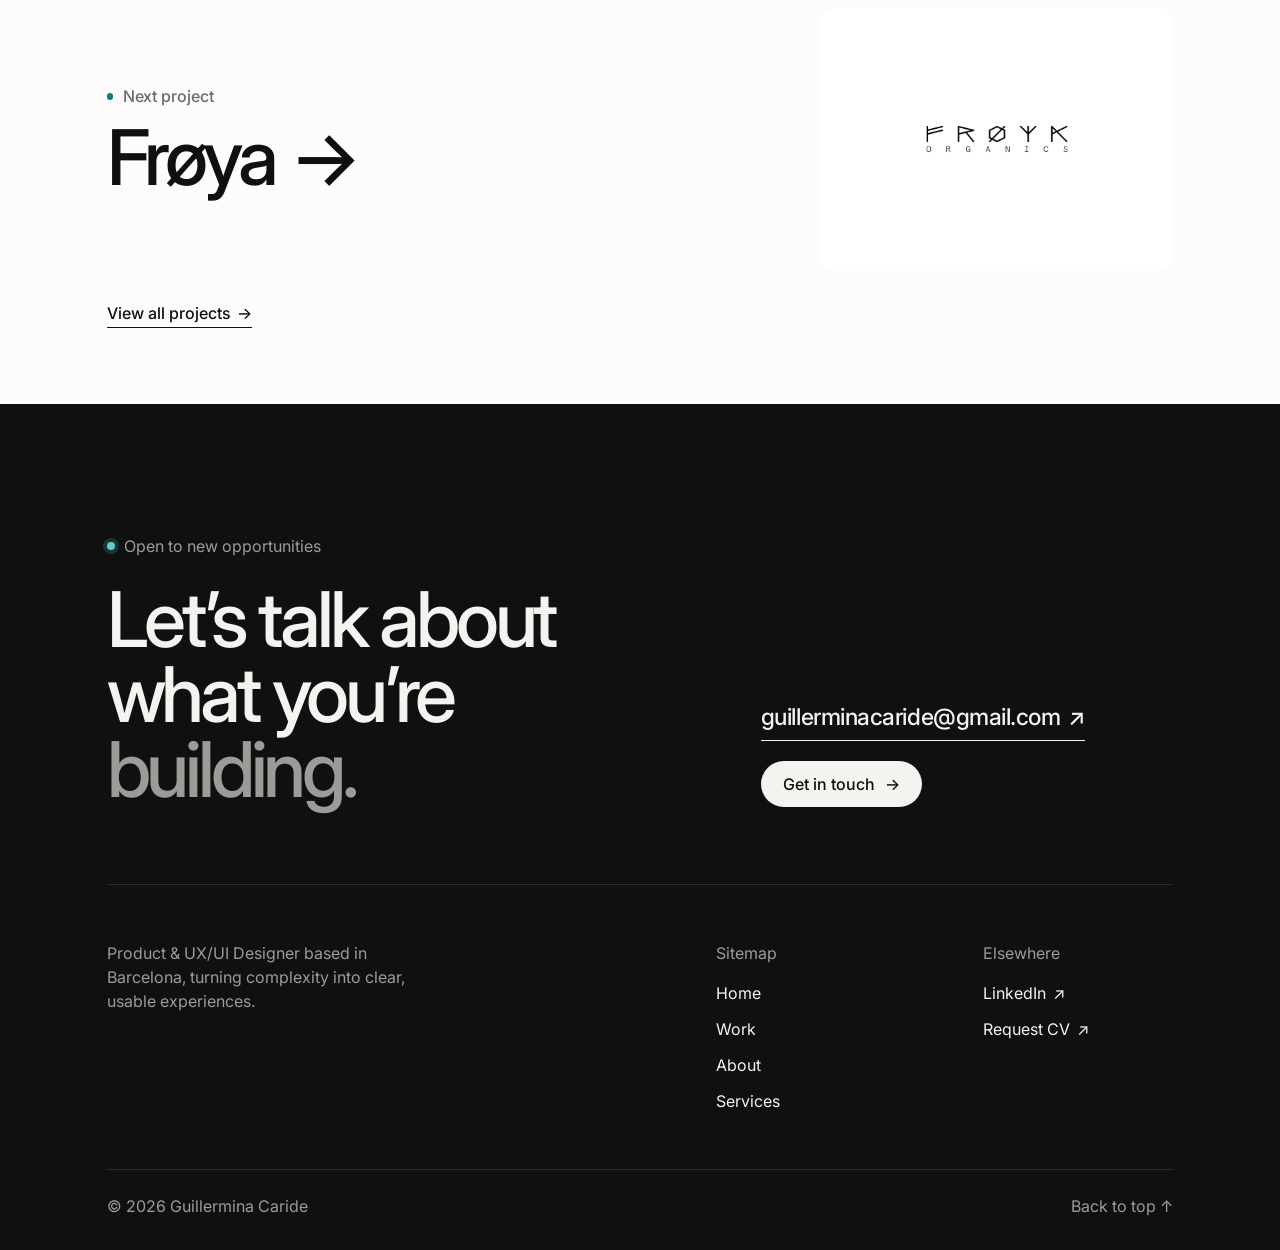
<file: marea-verde.html>
<!DOCTYPE html>
<html lang="en">
<head>
<meta charset="UTF-8">
<meta name="viewport" content="width=device-width, initial-scale=1.0">
<title>Marea Verde — Guillermina Caride</title>
<meta name="description" content="A digital platform for Marea Verde that supports the full plant-buying journey — before and after purchase — for plants, bouquets and related products, matched to each customer&#x27;s botanical questions and care needs.">
<link rel="preconnect" href="https://fonts.googleapis.com">
<link rel="preconnect" href="https://fonts.gstatic.com" crossorigin>
<link href="https://fonts.googleapis.com/css2?family=Inter:wght@300;400;500;600;700&family=Montserrat:wght@600&display=swap" rel="stylesheet">
<link rel="stylesheet" href="styles/design-system.css?v=20261120b">
<link rel="stylesheet" href="styles/footer.css?v=20261120b">
<link rel="stylesheet" href="styles/pages.css?v=20261120b">
<link rel="stylesheet" href="styles/case.css?v=20261120b">
</head>
<body id="top">

<header class="site-header"><div class="wrap"><nav><a href="index.html#top" class="wordmark">gc.</a><div class="navlinks"><a href="work.html">Work</a><a href="about.html">About</a><a href="#contact">Contact</a></div></nav></div></header>

<main id="main" class="cs">

  <section class="cs-hero hm-wrap" aria-label="Project introduction">
    <a class="cs-back" href="work.html"><span aria-hidden="true">←</span> All work</a>
    <p class="hm-label">Ecommerce · Digital platform</p>
    <h1 class="cs-title">Marea Verde</h1>
    <div class="cs-hero-grid">
      <div class="cs-intro"><p>A digital platform for Marea Verde that supports the full plant-buying journey — before and after purchase — for plants, bouquets and related products, matched to each customer's botanical questions and care needs.</p></div>
      <dl class="cs-meta"><div><dt>Role</dt><dd>UX/UI designer</dd></div><div><dt>Platforms</dt><dd>Desktop, mobile</dd></div><div><dt>Timeline</dt><dd>Oct 2024 – Feb 2025</dd></div><div><dt>Focus</dt><dd>Pre/post-purchase journey</dd></div></dl>
    </div>
    <div class="cs-hero-foot">
      <ul class="cs-tags" aria-label="Disciplines"><li>Visual design</li><li>Product design</li><li>UX/UI</li><li>UI</li></ul>
      <div class="cs-links"><a class="hm-btn" href="https://youtu.be/dEZcieTOKY4" target="_blank" rel="noopener noreferrer">Watch project video <span class="hm-arrow" aria-hidden="true">↗</span></a></div>
    </div>
  </section>

  <div class="hm-wrap">
    <figure class="cs-cover"><img src="img/marea-verde/mare-verde.jpg" alt="Marea Verde digital plant platform hero image" loading="eager"></figure>
  </div>

  <section class="cs-section hm-wrap">
    <div class="hm-split home-reveal">
      <div class="cs-side"><h2 class="hm-label">Overview</h2></div>
      <div class="cs-body">
        <p>The brief was to build a digital platform for Marea Verde that goes beyond the transaction — supporting the pre- and post-purchase process for plants, bouquets and related services, while growing users' botanical knowledge and curiosity. Guidance, personalization and accessible content were used to make the experience easier to understand and more supportive.</p>
        <p>The harder design problem was translating something people already love about buying plants in person — the sensory, visual and olfactory experience of choosing directly — into a digital context that still feels personal and supportive rather than transactional.</p>
      </div>
    </div>
  </section>
  <section class="cs-section hm-wrap" id="gallery">
    <div class="hm-split home-reveal">
      <div class="cs-side"><h2 class="hm-label">Gallery</h2></div>
      <div class="cs-body">
        <div class="cs-gallery"><figure class="home-reveal"><div class="cs-shot"><img src="img/marea-verde/mare-verde-1.jpg" alt="Marea Verde mobile and desktop interfaces" loading="lazy"></div><figcaption>Mobile and desktop platform views</figcaption></figure><figure class="home-reveal"><div class="cs-shot"><img src="img/marea-verde/mare-verde-2.jpg" alt="Marea Verde plant care mobile interface" loading="lazy"></div><figcaption>Plant care interface</figcaption></figure><figure class="home-reveal"><div class="cs-shot"><img src="img/marea-verde/mare-verde-3.jpg" alt="Marea Verde plant catalogue on a laptop" loading="lazy"></div><figcaption>Plant catalogue experience</figcaption></figure><figure class="home-reveal cs-fig--wide"><div class="cs-shot cs-shot--square"><img src="img/marea-verde/mare-verde-4-square.jpg" alt="Marea Verde responsive plant shopping experience" loading="lazy"></div><figcaption>Responsive shopping experience</figcaption></figure><figure class="home-reveal cs-fig--full"><div class="cs-shot"><img src="img/marea-verde/mockup-marea-verde-2.jpg" alt="Marea Verde plant detail page mockup" loading="lazy"></div><figcaption>Plant detail page mockup</figcaption></figure></div>
      </div>
    </div>
  </section>
  <section class="cs-section hm-wrap">
    <div class="hm-split home-reveal">
      <div class="cs-side"><h2 class="hm-label">The problem</h2></div>
      <div class="cs-body">
        <p>People want reliable information about the plants they already own, or are thinking about buying — but the amount of fragmented information online can make the decision feel more difficult. On top of that, there was no easy way for someone to track the plants they already had, or save ideas for a future purchase.</p>
      </div>
    </div>
  </section>
  <section class="cs-section hm-wrap">
    <div class="hm-split home-reveal">
      <div class="cs-side"><h2 class="hm-label">Process</h2></div>
      <div class="cs-body">
        <ol class="cs-steps"><li class="cs-step home-reveal"><span class="cs-step-num">01</span><div class="cs-step-body"><h3>Benchmark</h3><p>Looked at four angles across the category:</p><div class="cs-cards"><div class="cs-card"><h4>Educational content</h4><p>How platforms surface care guides, articles and multimedia content like videos or infographics.</p></div><div class="cs-card"><h4>Personalization</h4><p>Tools like watering calendars, plant identifiers and personalized reminders.</p></div><div class="cs-card"><h4>Information architecture</h4><p>Menu structure, label clarity, content hierarchy and how easily each guides a user to their goal.</p></div><div class="cs-card"><h4>Branding</h4><p>How visual identity and tone of voice carry a brand's value proposition through every interaction.</p></div></div></div></li><li class="cs-step home-reveal"><span class="cs-step-num">02</span><div class="cs-step-body"><h3>User research</h3><p>Ran a mystery-shopper exercise, 30+ online surveys, and 5 in-depth interviews.</p></div></li><li class="cs-step home-reveal"><span class="cs-step-num">03</span><div class="cs-step-body"><h3>Insights</h3><p>Two findings shaped the direction most:</p></div></li></ol>
        <div class="cs-insights"><article class="cs-insight home-reveal"><h3>Shopping in person is sensory, not just transactional</h3><p>People connect with plants directly — the visual appeal, the smell, choosing by feel. That process is meaningful and enjoyable in itself, beyond the purchase.</p></article><article class="cs-insight home-reveal"><h3>Plant care changes how people feel</h3><p>Choosing, buying and caring for plants brings calm and well-being — a pause that lets people focus on something simpler and more natural than their routine.</p></article></div>
      </div>
    </div>
  </section>
  <section class="cs-section hm-wrap">
    <div class="hm-split home-reveal">
      <div class="cs-side"><h2 class="hm-label">Impact</h2></div>
      <div class="cs-body">
        <ul class="cs-impact"><li class="home-reveal"><strong>31 components</strong><p>A reusable component library covering the catalogue, plant detail and plant care, built once for desktop and mobile.</p></li><li class="home-reveal"><strong>8 screens</strong><p>One consistent flow from discovering a plant to caring for it after purchase.</p></li><li class="home-reveal"><strong>End-to-end</strong><p>Designed around the complete journey, so the plant you buy connects to the care guidance that follows.</p></li></ul>
      </div>
    </div>
  </section>

  <nav class="cs-next hm-wrap" aria-label="Next project">
    <a class="cs-next-link" href="froya.html">
      <div>
        <p class="hm-label">Next project</p>
        <span class="cs-next-title">Frøya<span aria-hidden="true">→</span></span>
      </div>
      <div class="cs-next-thumb"><img src="img/froya/froya-hero.webp" alt="" loading="lazy"></div>
    </a>
    <a class="hm-text-link cs-next-all" href="work.html">View all projects <span aria-hidden="true">→</span></a>
  </nav>

</main>

<footer id="contact" class="gc-footer">
  <div class="gc-footer-inner">
    <div class="gc-footer-top">
      <div>
        <p class="gc-footer-status">Open to new opportunities</p>
        <h2>Let’s talk about what you’re <span>building.</span></h2>
      </div>
      <div class="gc-footer-actions">
        <a class="gc-footer-email" href="mailto:guillerminacaride@gmail.com">guillerminacaride@gmail.com <span aria-hidden="true">↗</span></a>
        <a class="gc-footer-btn" href="mailto:guillerminacaride@gmail.com">Get in touch <span aria-hidden="true">→</span></a>
      </div>
    </div>
    <div class="gc-footer-nav">
      <p class="gc-footer-about">Product &amp; UX/UI Designer based in Barcelona, turning complexity into clear, usable experiences.</p>
      <nav class="gc-footer-group" aria-label="Sitemap">
        <h3>Sitemap</h3>
        <a href="index.html#top">Home</a>
        <a href="work.html">Work</a>
        <a href="about.html">About</a>
        <a href="index.html#services">Services</a>
      </nav>
      <nav class="gc-footer-group" aria-label="Elsewhere">
        <h3>Elsewhere</h3>
        <a href="https://linkedin.com/in/guillermina-caride-urruty" target="_blank" rel="noopener noreferrer">LinkedIn <span aria-hidden="true">↗</span></a>
        <a href="mailto:guillerminacaride@gmail.com?subject=CV%20request">Request CV <span aria-hidden="true">↗</span></a>
      </nav>
    </div>
    <div class="gc-footer-bottom">
      <p>© 2026 Guillermina Caride</p>
      <a href="#top">Back to top <span aria-hidden="true">↑</span></a>
    </div>
  </div>
</footer>

<script src="site-chrome.js?v=20261120b" defer></script>
</body>
</html>
</file>
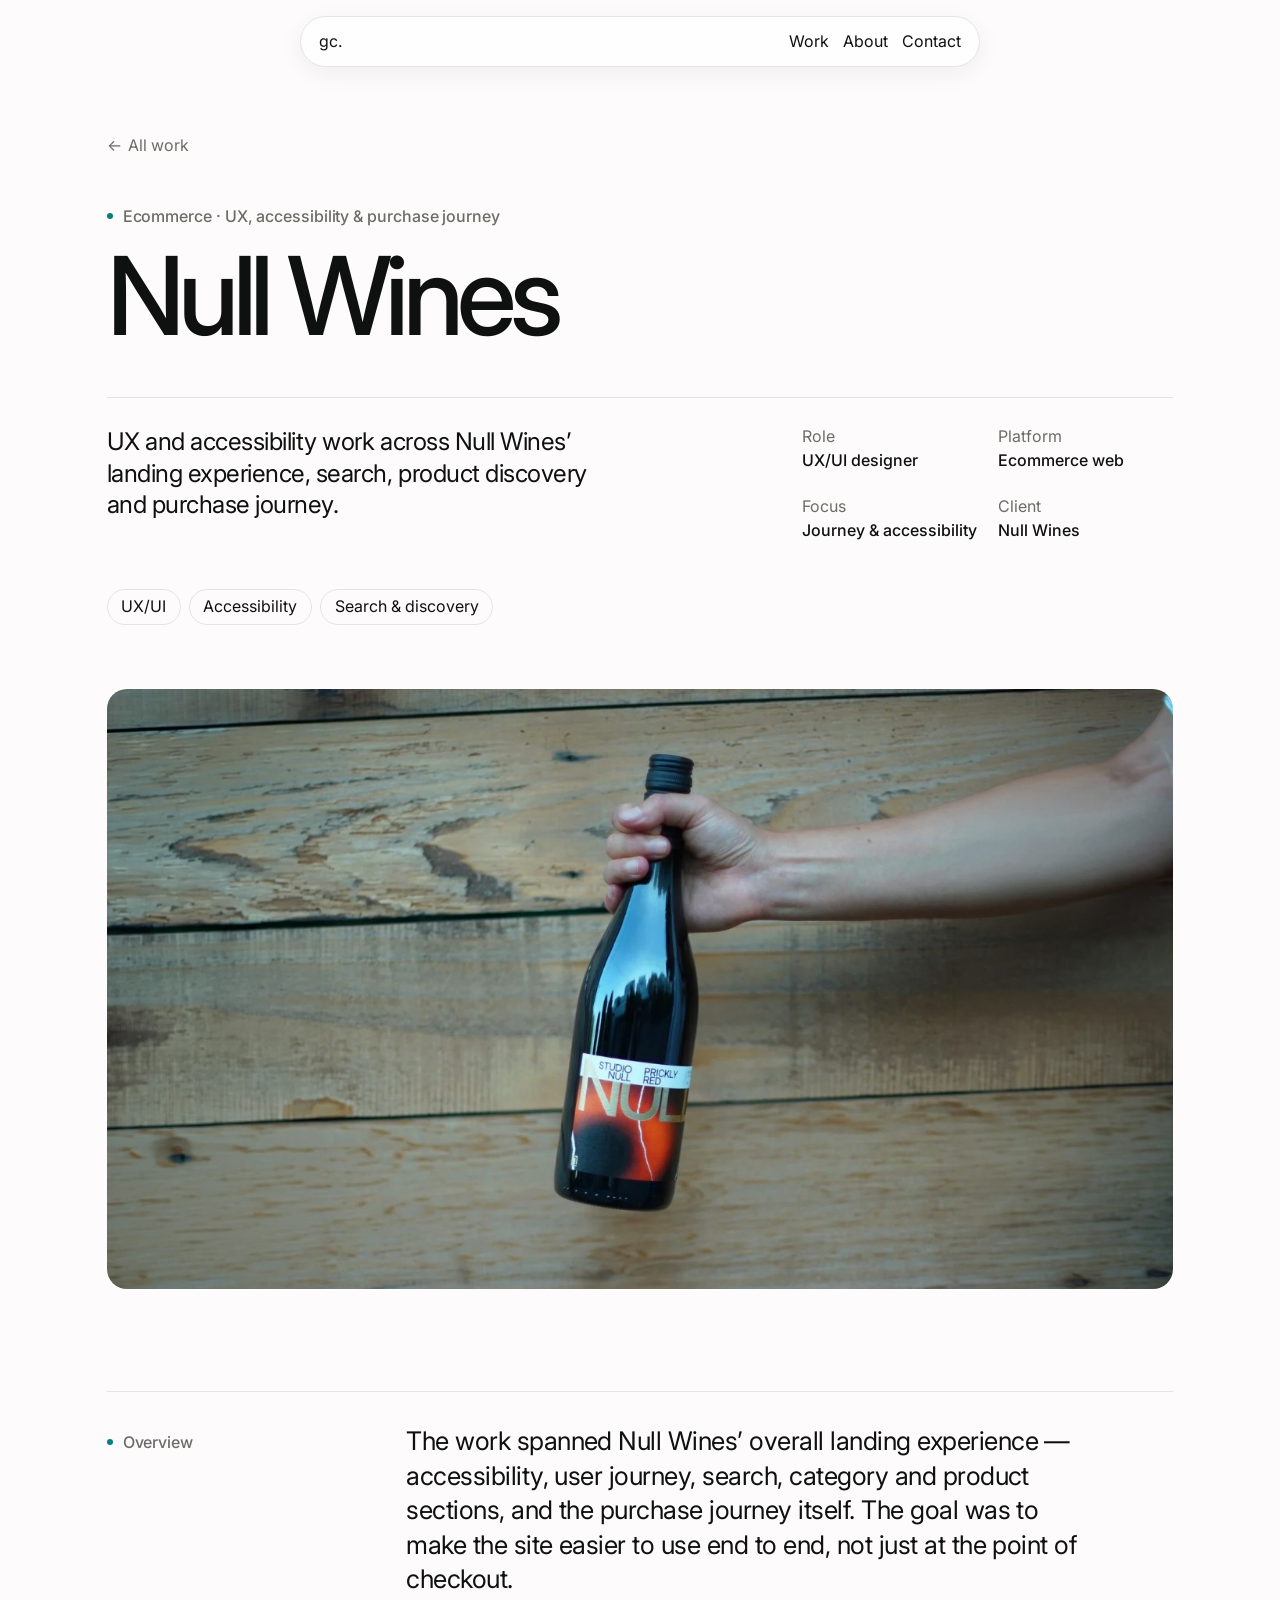
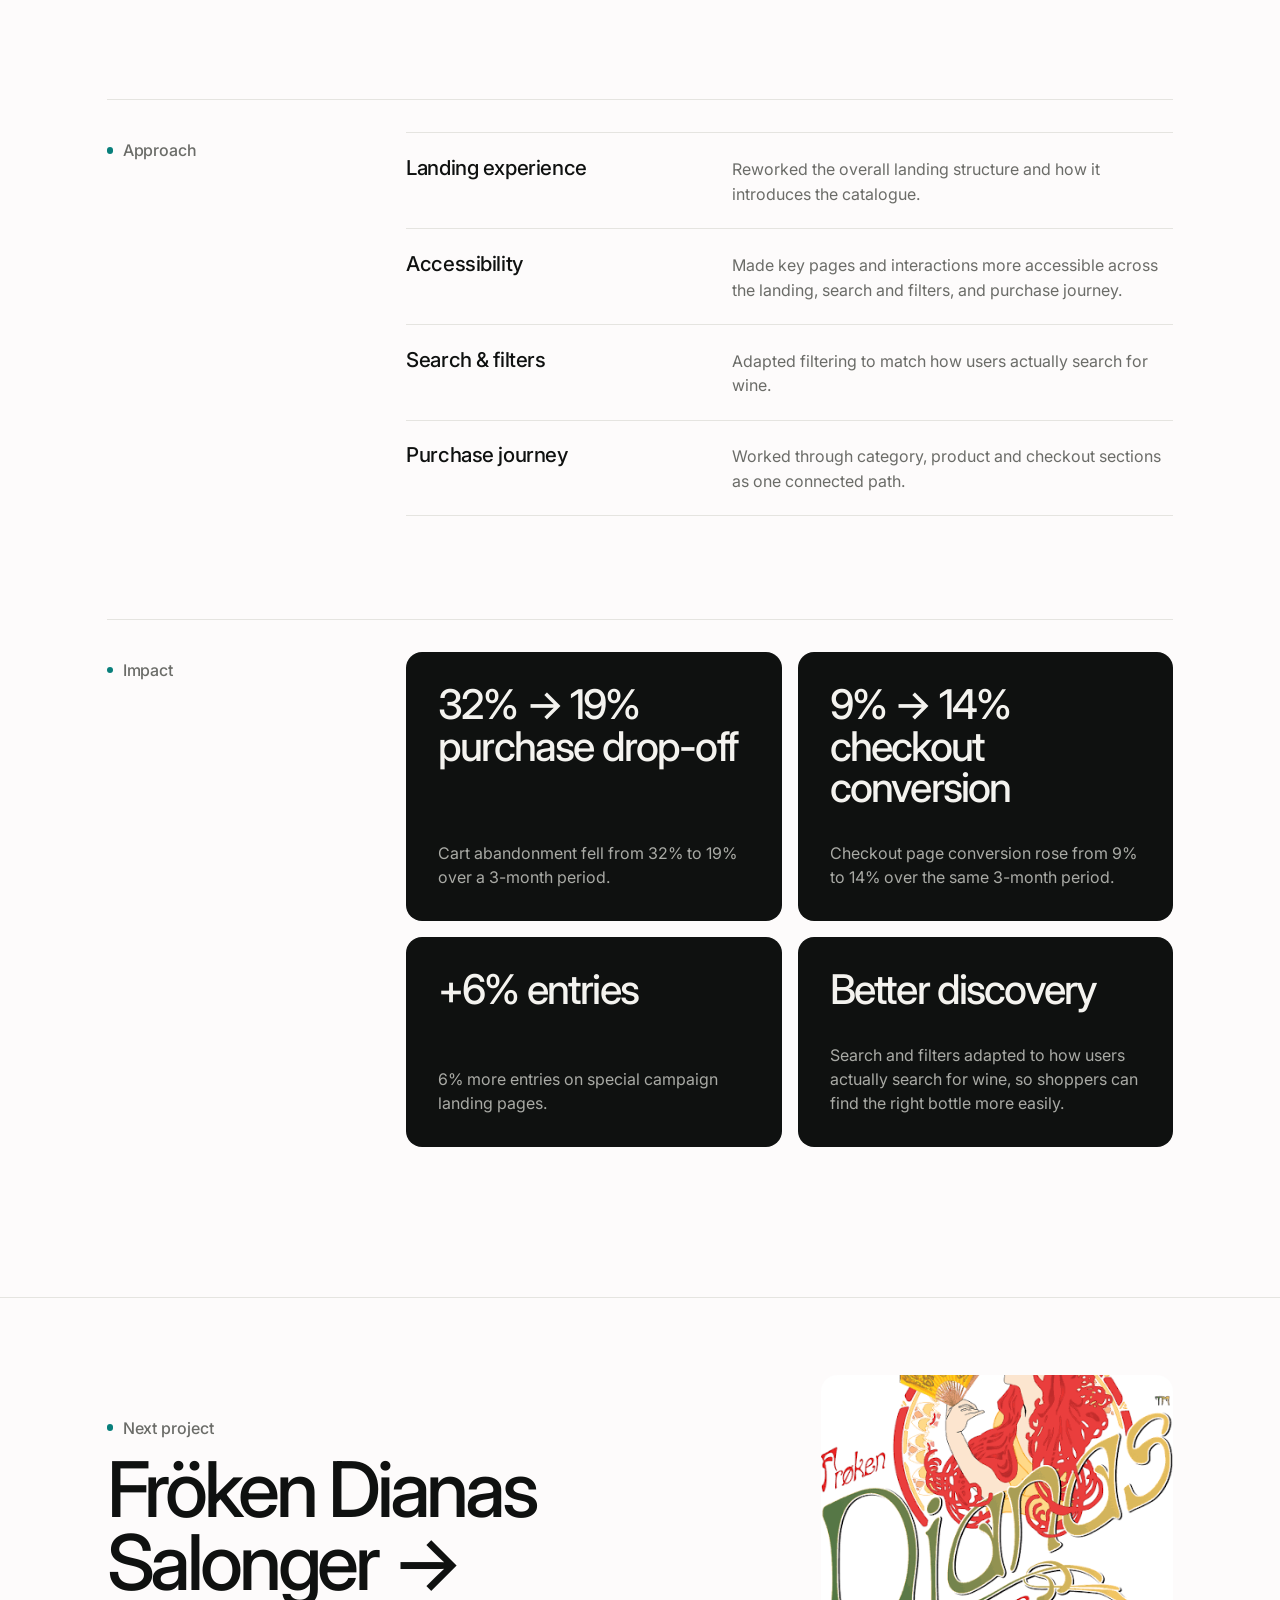
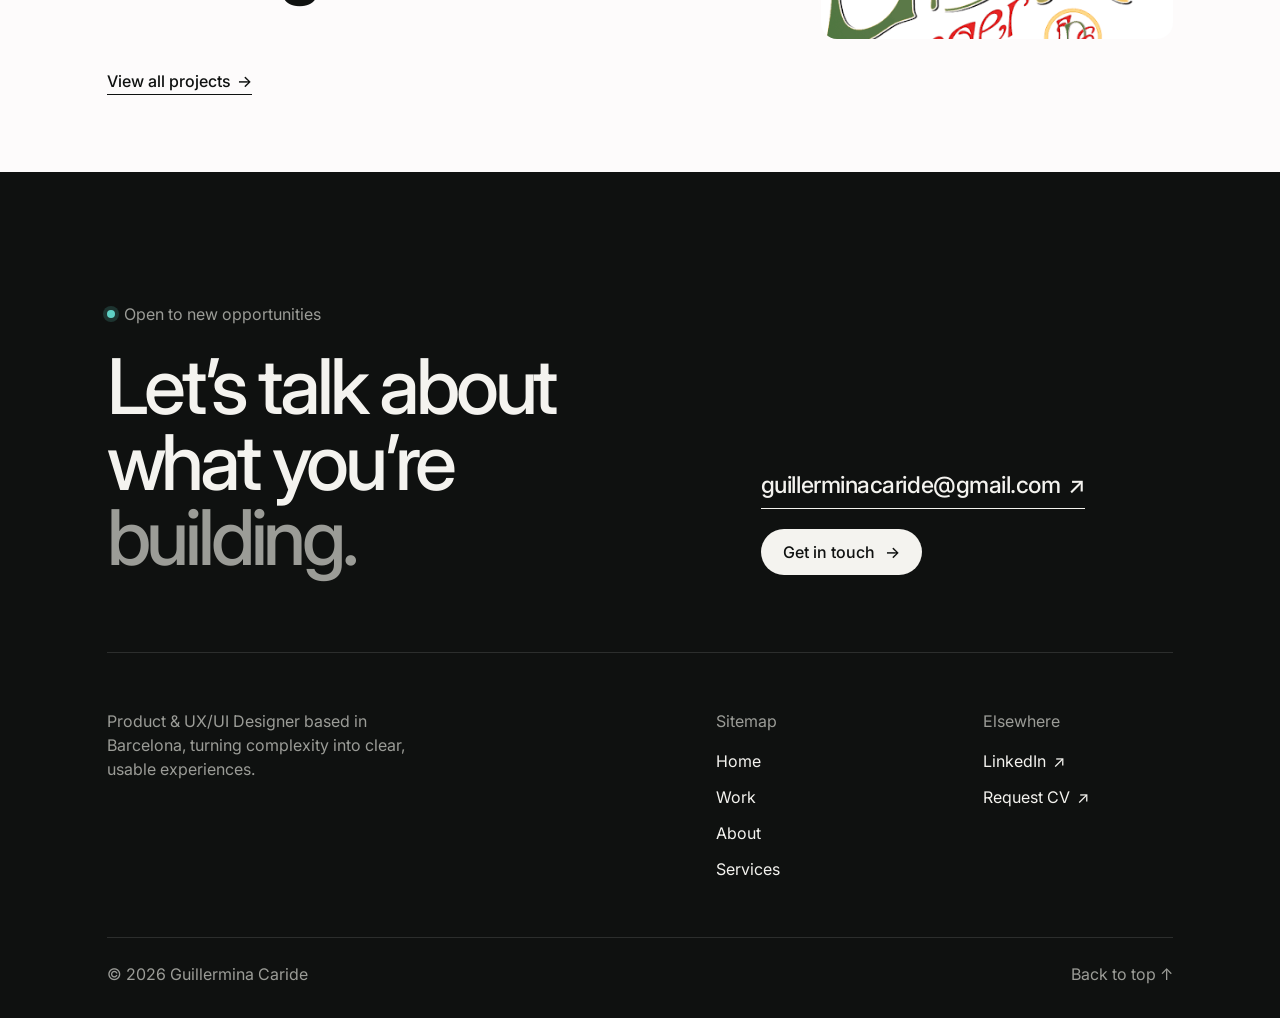
<file: null-wines.html>
<!DOCTYPE html>
<html lang="en">
<head>
<meta charset="UTF-8">
<meta name="viewport" content="width=device-width, initial-scale=1.0">
<title>Null Wines — Guillermina Caride</title>
<meta name="description" content="UX and accessibility work across Null Wines’ landing experience, search, product discovery and purchase journey.">
<link rel="preconnect" href="https://fonts.googleapis.com">
<link rel="preconnect" href="https://fonts.gstatic.com" crossorigin>
<link href="https://fonts.googleapis.com/css2?family=Inter:wght@300;400;500;600;700&family=Montserrat:wght@600&display=swap" rel="stylesheet">
<link rel="stylesheet" href="styles/design-system.css?v=20261119c">
<link rel="stylesheet" href="styles/footer.css?v=20261119c">
<link rel="stylesheet" href="styles/pages.css?v=20261119c">
<link rel="stylesheet" href="styles/case.css?v=20261119c">
</head>
<body id="top">

<header class="site-header"><div class="wrap"><nav><a href="index.html#top" class="wordmark">gc.</a><div class="navlinks"><a href="work.html">Work</a><a href="about.html">About</a><a href="#contact">Contact</a></div></nav></div></header>

<main id="main" class="cs">

  <section class="cs-hero hm-wrap" aria-label="Project introduction">
    <a class="cs-back" href="work.html"><span aria-hidden="true">←</span> All work</a>
    <p class="hm-label">Ecommerce · UX, accessibility &amp; purchase journey</p>
    <h1 class="cs-title">Null Wines</h1>
    <div class="cs-hero-grid">
      <div class="cs-intro"><p>UX and accessibility work across Null Wines’ landing experience, search, product discovery and purchase journey.</p></div>
      <dl class="cs-meta"><div><dt>Role</dt><dd>UX/UI designer</dd></div><div><dt>Platform</dt><dd>Ecommerce web</dd></div><div><dt>Focus</dt><dd>Journey &amp; accessibility</dd></div><div><dt>Client</dt><dd>Null Wines</dd></div></dl>
    </div>
    <div class="cs-hero-foot">
      <ul class="cs-tags" aria-label="Disciplines"><li>UX/UI</li><li>Accessibility</li><li>Search &amp; discovery</li></ul>
      
    </div>
  </section>

  <div class="hm-wrap">
    <figure class="cs-cover"><img src="img/null-wines/null.jpg" alt="Null Wines bottle hero image" loading="eager"></figure>
  </div>

  <section class="cs-section hm-wrap">
    <div class="hm-split home-reveal">
      <div class="cs-side"><h2 class="hm-label">Overview</h2></div>
      <div class="cs-body">
        <p>The work spanned Null Wines’ overall landing experience — accessibility, user journey, search, category and product sections, and the purchase journey itself. The goal was to make the site easier to use end to end, not just at the point of checkout.</p>
      </div>
    </div>
  </section>
  <section class="cs-section hm-wrap">
    <div class="hm-split home-reveal">
      <div class="cs-side"><h2 class="hm-label">Approach</h2></div>
      <div class="cs-body">
        <ul class="cs-list home-reveal"><li><h3>Landing experience</h3><p>Reworked the overall landing structure and how it introduces the catalogue.</p></li><li><h3>Accessibility</h3><p>Made key pages and interactions more accessible across the landing, search and filters, and purchase journey.</p></li><li><h3>Search &amp; filters</h3><p>Adapted filtering to match how users actually search for wine.</p></li><li><h3>Purchase journey</h3><p>Worked through category, product and checkout sections as one connected path.</p></li></ul>
      </div>
    </div>
  </section>
  <section class="cs-section hm-wrap">
    <div class="hm-split home-reveal">
      <div class="cs-side"><h2 class="hm-label">Impact</h2></div>
      <div class="cs-body">
        <ul class="cs-impact"><li class="home-reveal"><strong>32% → 19% purchase drop-off</strong><p>Cart abandonment fell from 32% to 19% over a 3-month period.</p></li><li class="home-reveal"><strong>9% → 14% checkout conversion</strong><p>Checkout page conversion rose from 9% to 14% over the same 3-month period.</p></li><li class="home-reveal"><strong>+6% entries</strong><p>6% more entries on special campaign landing pages.</p></li><li class="home-reveal"><strong>Better discovery</strong><p>Search and filters adapted to how users actually search for wine, so shoppers can find the right bottle more easily.</p></li></ul>
      </div>
    </div>
  </section>

  <nav class="cs-next hm-wrap" aria-label="Next project">
    <a class="cs-next-link" href="froken-dianas-salonger.html">
      <div>
        <p class="hm-label">Next project</p>
        <span class="cs-next-title">Fröken Dianas Salonger<span aria-hidden="true">→</span></span>
      </div>
      <div class="cs-next-thumb"><img src="img/froken-dianas-salonger/froken-dianas-solanger-hero.png" alt="" loading="lazy"></div>
    </a>
    <a class="hm-text-link cs-next-all" href="work.html">View all projects <span aria-hidden="true">→</span></a>
  </nav>

</main>

<footer id="contact" class="gc-footer">
  <div class="gc-footer-inner">
    <div class="gc-footer-top">
      <div>
        <p class="gc-footer-status">Open to new opportunities</p>
        <h2>Let’s talk about what you’re <span>building.</span></h2>
      </div>
      <div class="gc-footer-actions">
        <a class="gc-footer-email" href="mailto:guillerminacaride@gmail.com">guillerminacaride@gmail.com <span aria-hidden="true">↗</span></a>
        <a class="gc-footer-btn" href="mailto:guillerminacaride@gmail.com">Get in touch <span aria-hidden="true">→</span></a>
      </div>
    </div>
    <div class="gc-footer-nav">
      <p class="gc-footer-about">Product &amp; UX/UI Designer based in Barcelona, turning complexity into clear, usable experiences.</p>
      <nav class="gc-footer-group" aria-label="Sitemap">
        <h3>Sitemap</h3>
        <a href="index.html#top">Home</a>
        <a href="work.html">Work</a>
        <a href="about.html">About</a>
        <a href="index.html#services">Services</a>
      </nav>
      <nav class="gc-footer-group" aria-label="Elsewhere">
        <h3>Elsewhere</h3>
        <a href="https://linkedin.com/in/guillermina-caride-urruty" target="_blank" rel="noopener noreferrer">LinkedIn <span aria-hidden="true">↗</span></a>
        <a href="mailto:guillerminacaride@gmail.com?subject=CV%20request">Request CV <span aria-hidden="true">↗</span></a>
      </nav>
    </div>
    <div class="gc-footer-bottom">
      <p>© 2026 Guillermina Caride</p>
      <a href="#top">Back to top <span aria-hidden="true">↑</span></a>
    </div>
  </div>
</footer>

<script src="site-chrome.js?v=20261119c" defer></script>
</body>
</html>
</file>
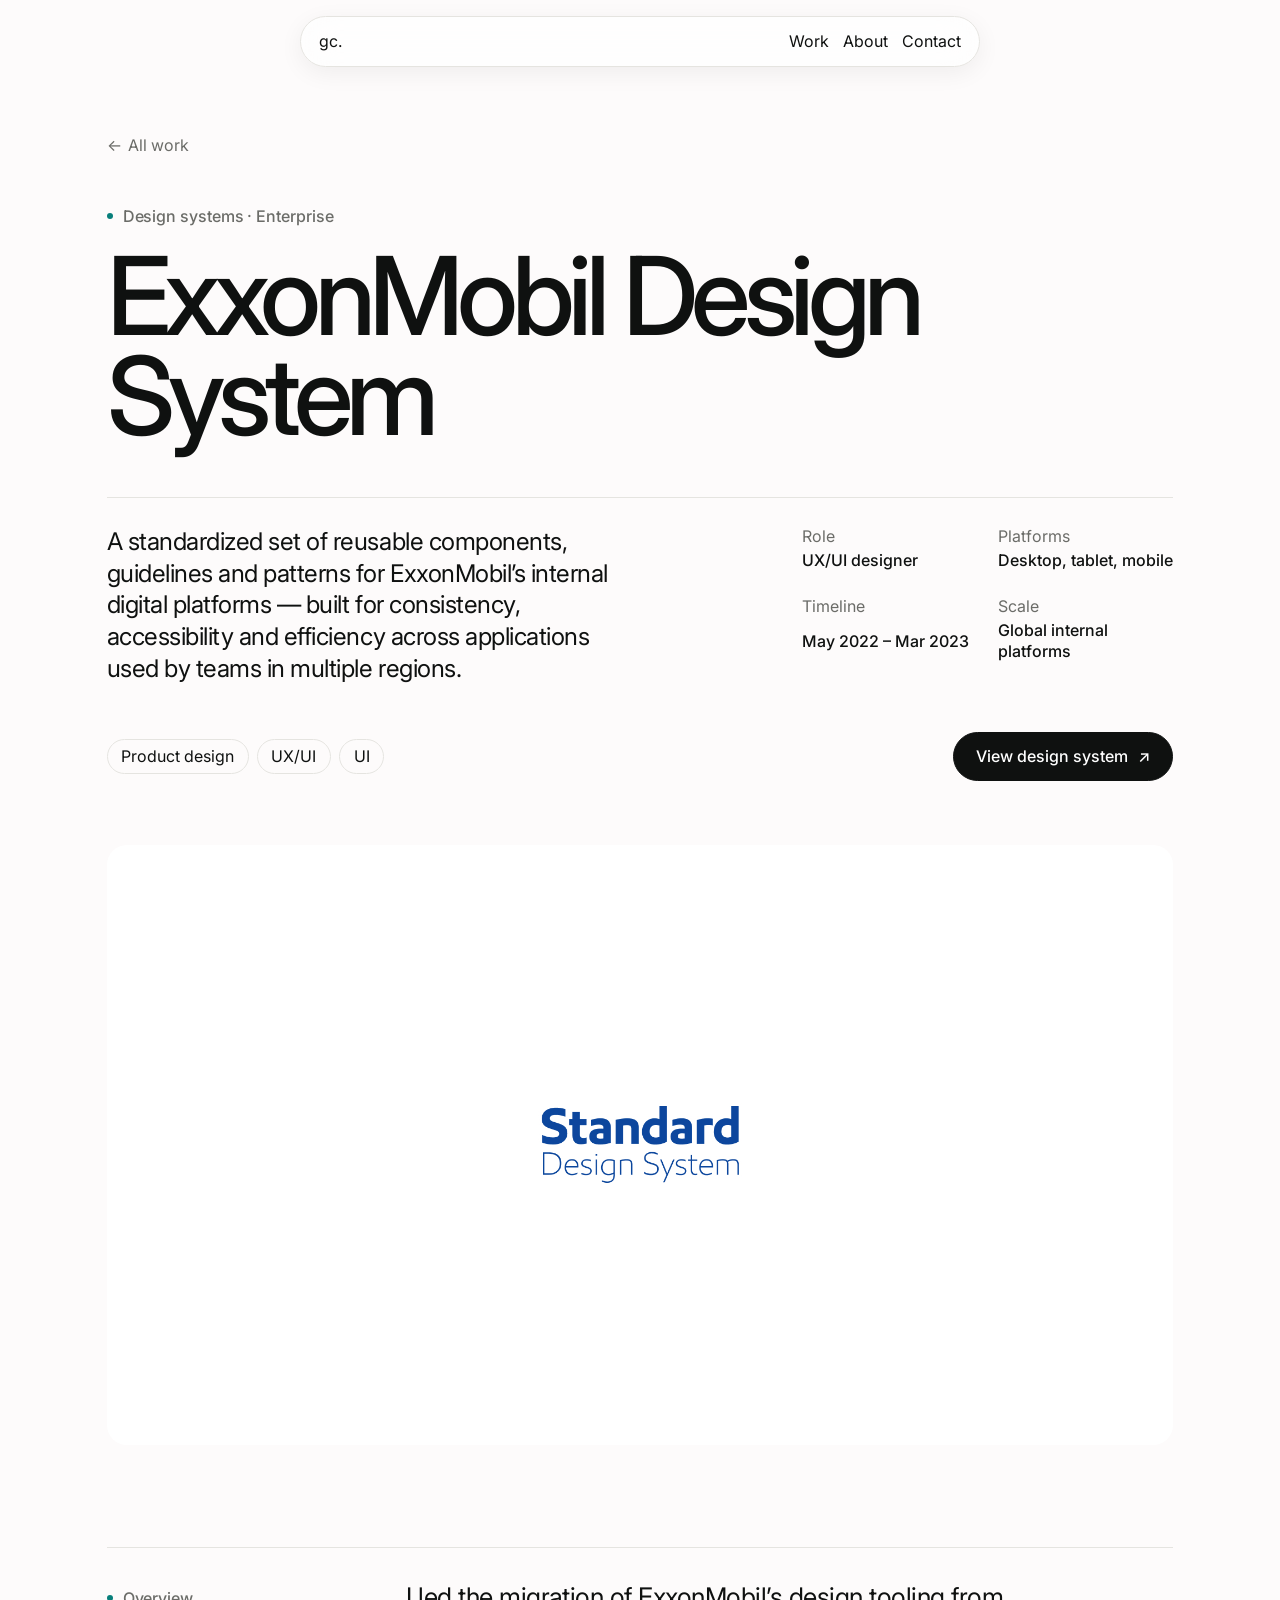
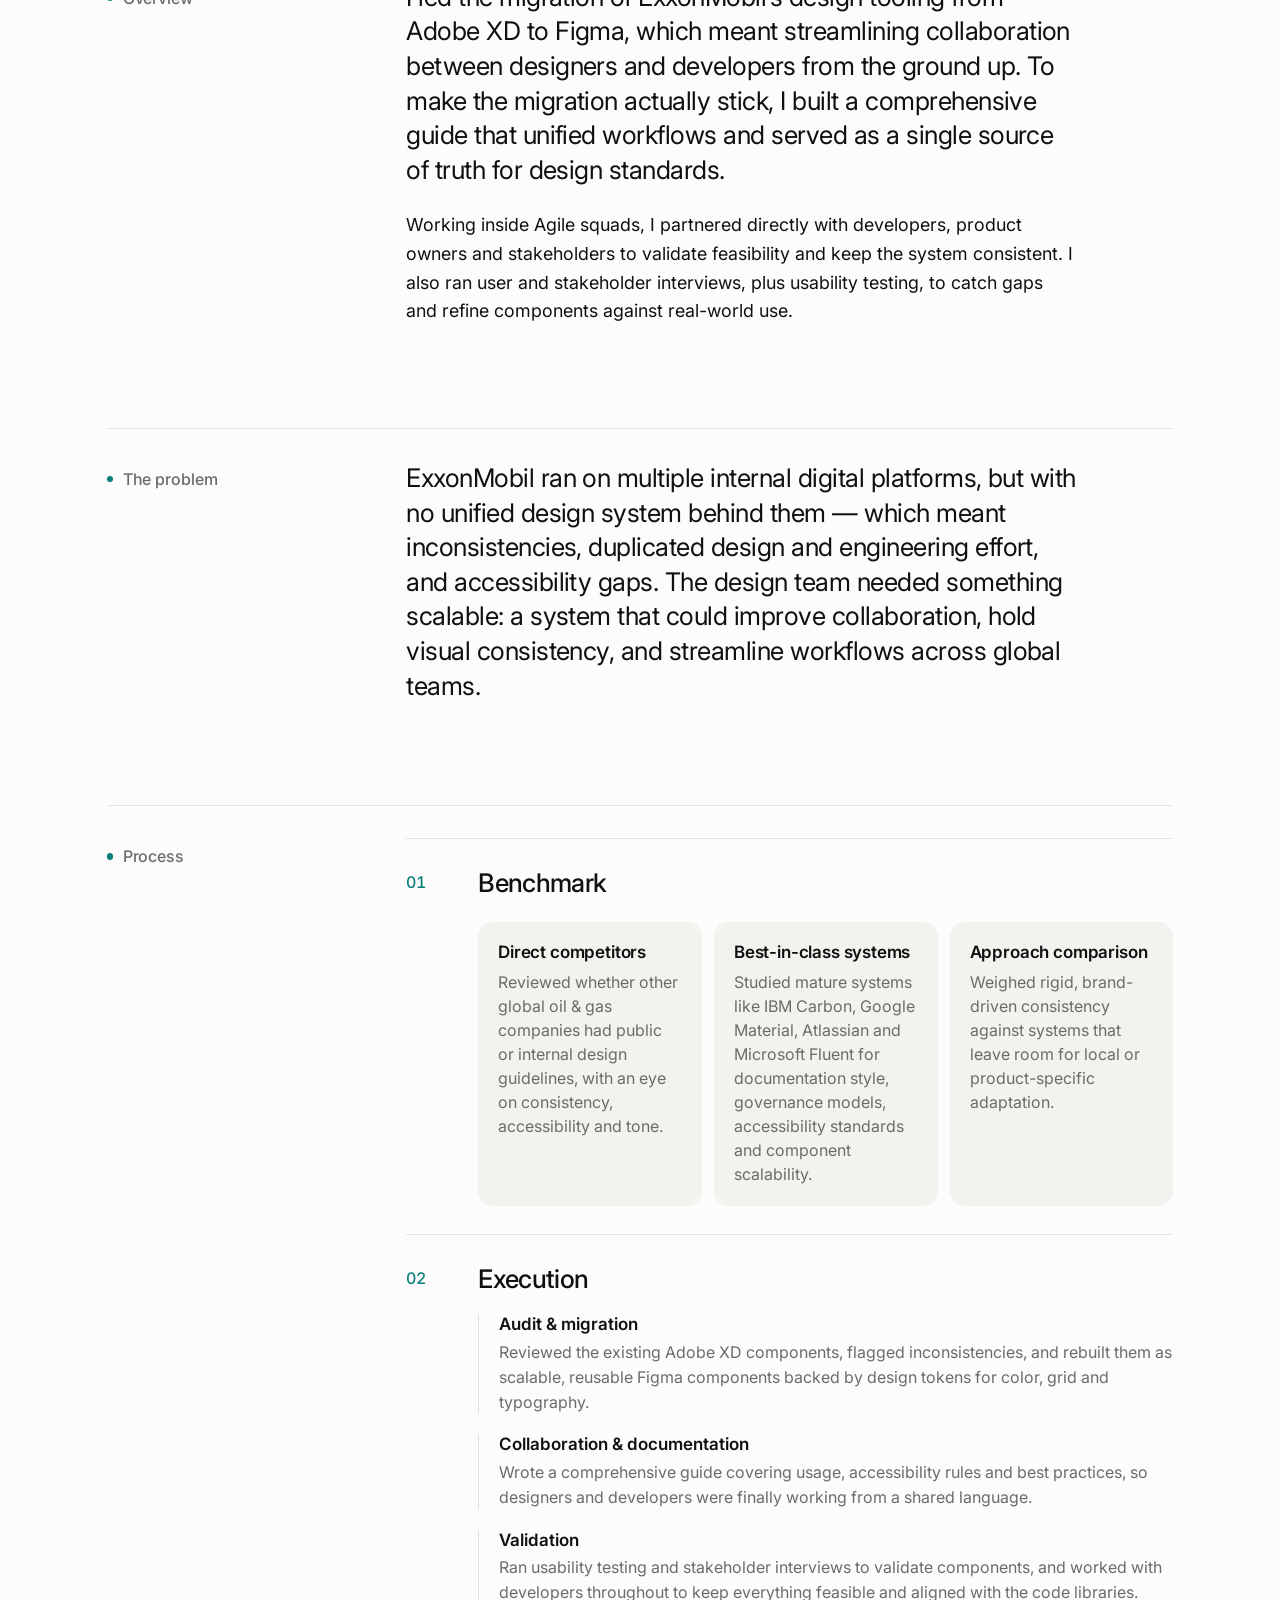
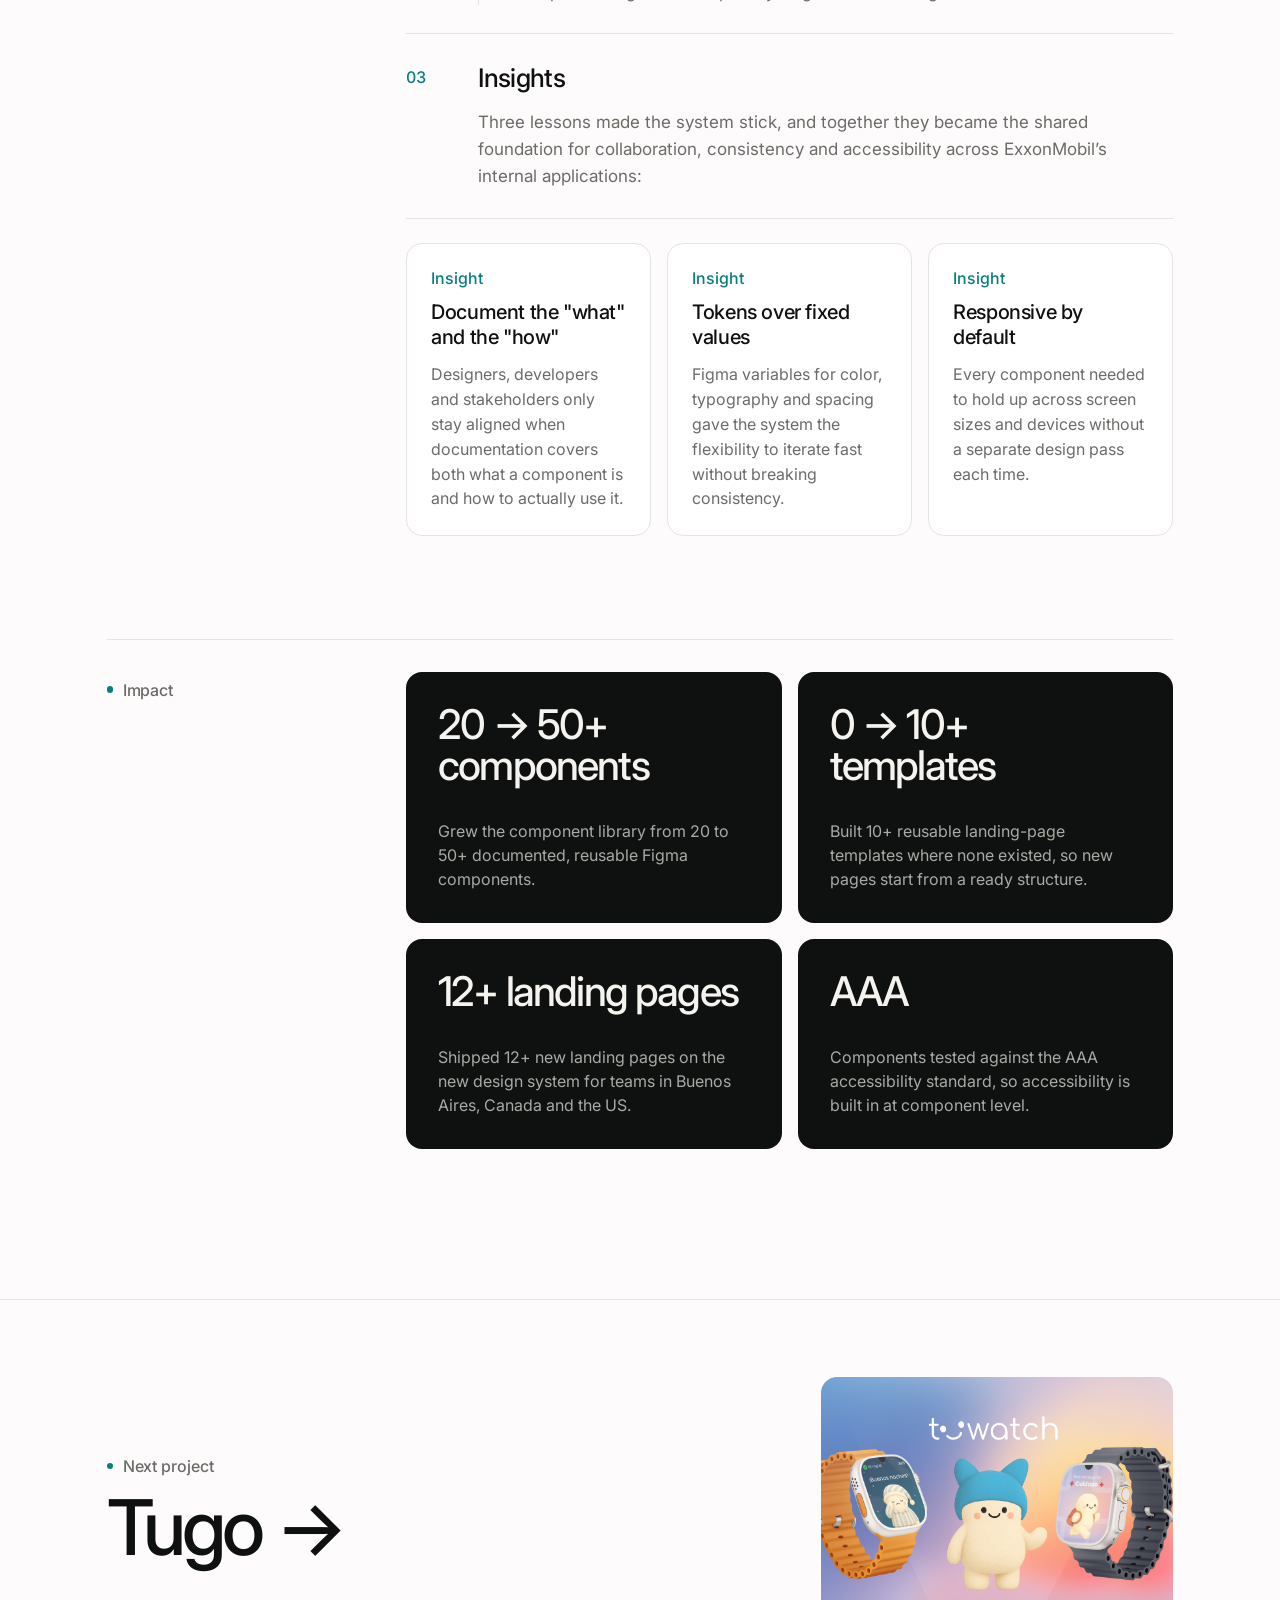
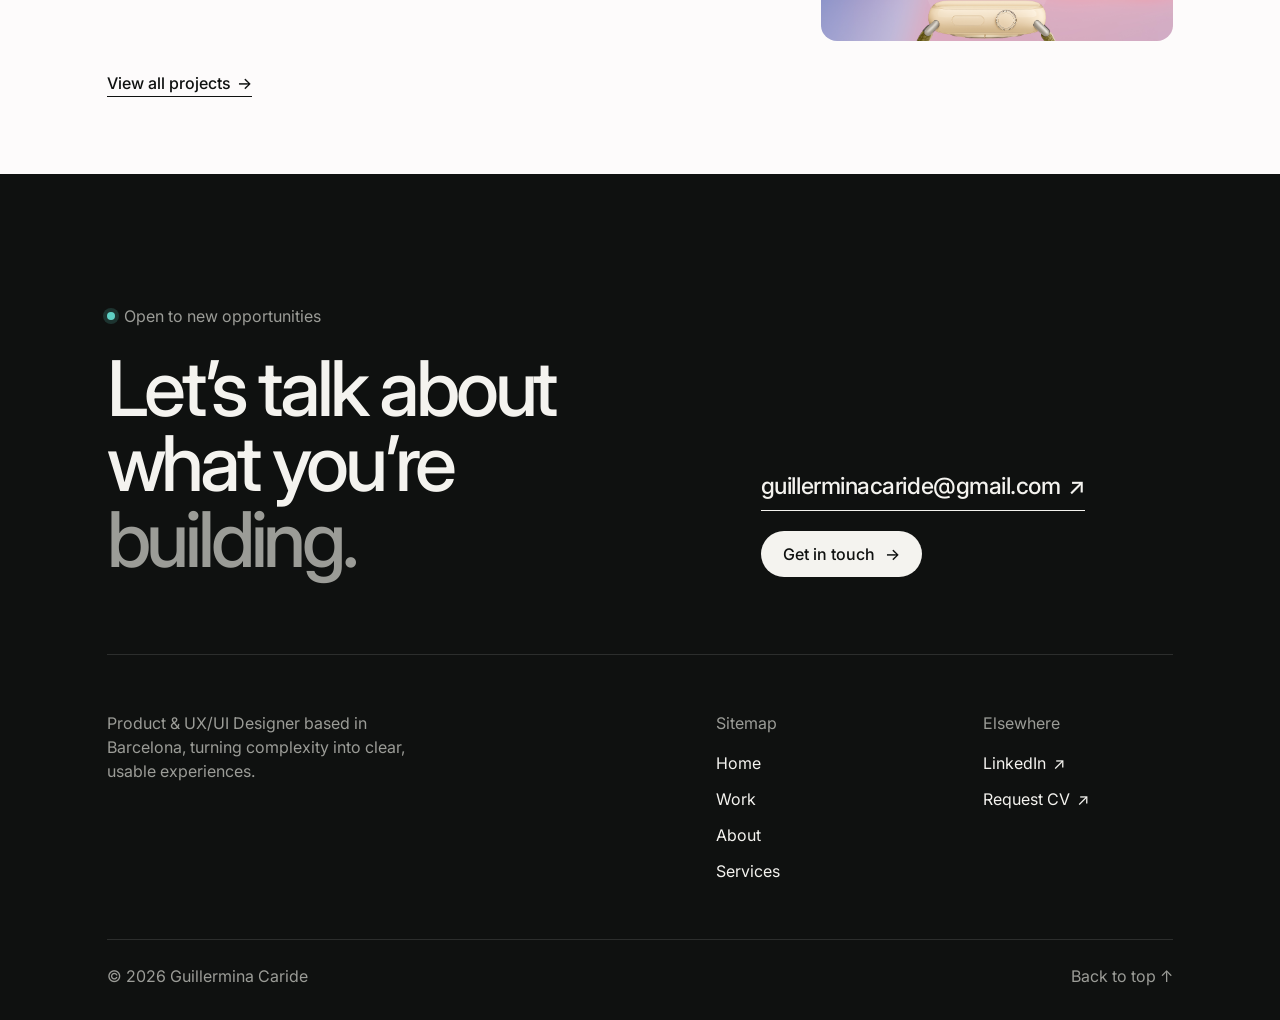
<file: standard.html>
<!DOCTYPE html>
<html lang="en">
<head>
<meta charset="UTF-8">
<meta name="viewport" content="width=device-width, initial-scale=1.0">
<title>ExxonMobil Design System — Guillermina Caride</title>
<meta name="description" content="A standardized set of reusable components, guidelines and patterns for ExxonMobil’s internal digital platforms — built for consistency, accessibility and efficiency across applications used by teams in multiple regions.">
<link rel="preconnect" href="https://fonts.googleapis.com">
<link rel="preconnect" href="https://fonts.gstatic.com" crossorigin>
<link href="https://fonts.googleapis.com/css2?family=Inter:wght@300;400;500;600;700&family=Montserrat:wght@600&display=swap" rel="stylesheet">
<link rel="stylesheet" href="styles/design-system.css?v=20261119c">
<link rel="stylesheet" href="styles/footer.css?v=20261119c">
<link rel="stylesheet" href="styles/pages.css?v=20261119c">
<link rel="stylesheet" href="styles/case.css?v=20261119c">
</head>
<body id="top">

<header class="site-header"><div class="wrap"><nav><a href="index.html#top" class="wordmark">gc.</a><div class="navlinks"><a href="work.html">Work</a><a href="about.html">About</a><a href="#contact">Contact</a></div></nav></div></header>

<main id="main" class="cs">

  <section class="cs-hero hm-wrap" aria-label="Project introduction">
    <a class="cs-back" href="work.html"><span aria-hidden="true">←</span> All work</a>
    <p class="hm-label">Design systems · Enterprise</p>
    <h1 class="cs-title">ExxonMobil Design System</h1>
    <div class="cs-hero-grid">
      <div class="cs-intro"><p>A standardized set of reusable components, guidelines and patterns for ExxonMobil’s internal digital platforms — built for consistency, accessibility and efficiency across applications used by teams in multiple regions.</p></div>
      <dl class="cs-meta"><div><dt>Role</dt><dd>UX/UI designer</dd></div><div><dt>Platforms</dt><dd>Desktop, tablet, mobile</dd></div><div><dt>Timeline</dt><dd>May 2022 – Mar 2023</dd></div><div><dt>Scale</dt><dd>Global internal platforms</dd></div></dl>
    </div>
    <div class="cs-hero-foot">
      <ul class="cs-tags" aria-label="Disciplines"><li>Product design</li><li>UX/UI</li><li>UI</li></ul>
      <div class="cs-links"><a class="hm-btn" href="https://www.figma.com/design/QX1ePpYi4eLXf0mEcINaM6/Standard-Design-System--Community-?node-id=549-2081&t=3m8Ow2vYkrYyPTm7-11" target="_blank" rel="noopener noreferrer">View design system <span class="hm-arrow" aria-hidden="true">↗</span></a></div>
    </div>
  </section>

  <div class="hm-wrap">
    <figure class="cs-cover"><img src="img/standard/Standard-Design-System-hero.jpg" alt="ExxonMobil design system hero image" loading="eager"></figure>
  </div>

  <section class="cs-section hm-wrap">
    <div class="hm-split home-reveal">
      <div class="cs-side"><h2 class="hm-label">Overview</h2></div>
      <div class="cs-body">
        <p>I led the migration of ExxonMobil’s design tooling from Adobe XD to Figma, which meant streamlining collaboration between designers and developers from the ground up. To make the migration actually stick, I built a comprehensive guide that unified workflows and served as a single source of truth for design standards.</p>
        <p>Working inside Agile squads, I partnered directly with developers, product owners and stakeholders to validate feasibility and keep the system consistent. I also ran user and stakeholder interviews, plus usability testing, to catch gaps and refine components against real-world use.</p>
      </div>
    </div>
  </section>
  <section class="cs-section hm-wrap">
    <div class="hm-split home-reveal">
      <div class="cs-side"><h2 class="hm-label">The problem</h2></div>
      <div class="cs-body">
        <p>ExxonMobil ran on multiple internal digital platforms, but with no unified design system behind them — which meant inconsistencies, duplicated design and engineering effort, and accessibility gaps. The design team needed something scalable: a system that could improve collaboration, hold visual consistency, and streamline workflows across global teams.</p>
      </div>
    </div>
  </section>
  <section class="cs-section hm-wrap">
    <div class="hm-split home-reveal">
      <div class="cs-side"><h2 class="hm-label">Process</h2></div>
      <div class="cs-body">
        <ol class="cs-steps"><li class="cs-step home-reveal"><span class="cs-step-num">01</span><div class="cs-step-body"><h3>Benchmark</h3><div class="cs-cards"><div class="cs-card"><h4>Direct competitors</h4><p>Reviewed whether other global oil &amp; gas companies had public or internal design guidelines, with an eye on consistency, accessibility and tone.</p></div><div class="cs-card"><h4>Best-in-class systems</h4><p>Studied mature systems like IBM Carbon, Google Material, Atlassian and Microsoft Fluent for documentation style, governance models, accessibility standards and component scalability.</p></div><div class="cs-card"><h4>Approach comparison</h4><p>Weighed rigid, brand-driven consistency against systems that leave room for local or product-specific adaptation.</p></div></div></div></li><li class="cs-step home-reveal"><span class="cs-step-num">02</span><div class="cs-step-body"><h3>Execution</h3><div class="cs-subs"><div class="cs-sub"><h4>Audit &amp; migration</h4><p>Reviewed the existing Adobe XD components, flagged inconsistencies, and rebuilt them as scalable, reusable Figma components backed by design tokens for color, grid and typography.</p></div><div class="cs-sub"><h4>Collaboration &amp; documentation</h4><p>Wrote a comprehensive guide covering usage, accessibility rules and best practices, so designers and developers were finally working from a shared language.</p></div><div class="cs-sub"><h4>Validation</h4><p>Ran usability testing and stakeholder interviews to validate components, and worked with developers throughout to keep everything feasible and aligned with the code libraries.</p></div></div></div></li><li class="cs-step home-reveal"><span class="cs-step-num">03</span><div class="cs-step-body"><h3>Insights</h3><p>Three lessons made the system stick, and together they became the shared foundation for collaboration, consistency and accessibility across ExxonMobil’s internal applications:</p></div></li></ol>
        <div class="cs-insights"><article class="cs-insight home-reveal"><h3>Document the "what" and the "how"</h3><p>Designers, developers and stakeholders only stay aligned when documentation covers both what a component is and how to actually use it.</p></article><article class="cs-insight home-reveal"><h3>Tokens over fixed values</h3><p>Figma variables for color, typography and spacing gave the system the flexibility to iterate fast without breaking consistency.</p></article><article class="cs-insight home-reveal"><h3>Responsive by default</h3><p>Every component needed to hold up across screen sizes and devices without a separate design pass each time.</p></article></div>
      </div>
    </div>
  </section>
  <section class="cs-section hm-wrap">
    <div class="hm-split home-reveal">
      <div class="cs-side"><h2 class="hm-label">Impact</h2></div>
      <div class="cs-body">
        <ul class="cs-impact"><li class="home-reveal"><strong>20 → 50+ components</strong><p>Grew the component library from 20 to 50+ documented, reusable Figma components.</p></li><li class="home-reveal"><strong>0 → 10+ templates</strong><p>Built 10+ reusable landing-page templates where none existed, so new pages start from a ready structure.</p></li><li class="home-reveal"><strong>12+ landing pages</strong><p>Shipped 12+ new landing pages on the new design system for teams in Buenos Aires, Canada and the US.</p></li><li class="home-reveal"><strong>AAA</strong><p>Components tested against the AAA accessibility standard, so accessibility is built in at component level.</p></li></ul>
      </div>
    </div>
  </section>

  <nav class="cs-next hm-wrap" aria-label="Next project">
    <a class="cs-next-link" href="tugo.html">
      <div>
        <p class="hm-label">Next project</p>
        <span class="cs-next-title">Tugo<span aria-hidden="true">→</span></span>
      </div>
      <div class="cs-next-thumb"><img src="img/tugo/tugo-hero.jpg" alt="" loading="lazy"></div>
    </a>
    <a class="hm-text-link cs-next-all" href="work.html">View all projects <span aria-hidden="true">→</span></a>
  </nav>

</main>

<footer id="contact" class="gc-footer">
  <div class="gc-footer-inner">
    <div class="gc-footer-top">
      <div>
        <p class="gc-footer-status">Open to new opportunities</p>
        <h2>Let’s talk about what you’re <span>building.</span></h2>
      </div>
      <div class="gc-footer-actions">
        <a class="gc-footer-email" href="mailto:guillerminacaride@gmail.com">guillerminacaride@gmail.com <span aria-hidden="true">↗</span></a>
        <a class="gc-footer-btn" href="mailto:guillerminacaride@gmail.com">Get in touch <span aria-hidden="true">→</span></a>
      </div>
    </div>
    <div class="gc-footer-nav">
      <p class="gc-footer-about">Product &amp; UX/UI Designer based in Barcelona, turning complexity into clear, usable experiences.</p>
      <nav class="gc-footer-group" aria-label="Sitemap">
        <h3>Sitemap</h3>
        <a href="index.html#top">Home</a>
        <a href="work.html">Work</a>
        <a href="about.html">About</a>
        <a href="index.html#services">Services</a>
      </nav>
      <nav class="gc-footer-group" aria-label="Elsewhere">
        <h3>Elsewhere</h3>
        <a href="https://linkedin.com/in/guillermina-caride-urruty" target="_blank" rel="noopener noreferrer">LinkedIn <span aria-hidden="true">↗</span></a>
        <a href="mailto:guillerminacaride@gmail.com?subject=CV%20request">Request CV <span aria-hidden="true">↗</span></a>
      </nav>
    </div>
    <div class="gc-footer-bottom">
      <p>© 2026 Guillermina Caride</p>
      <a href="#top">Back to top <span aria-hidden="true">↑</span></a>
    </div>
  </div>
</footer>

<script src="site-chrome.js?v=20261119c" defer></script>
</body>
</html>
</file>
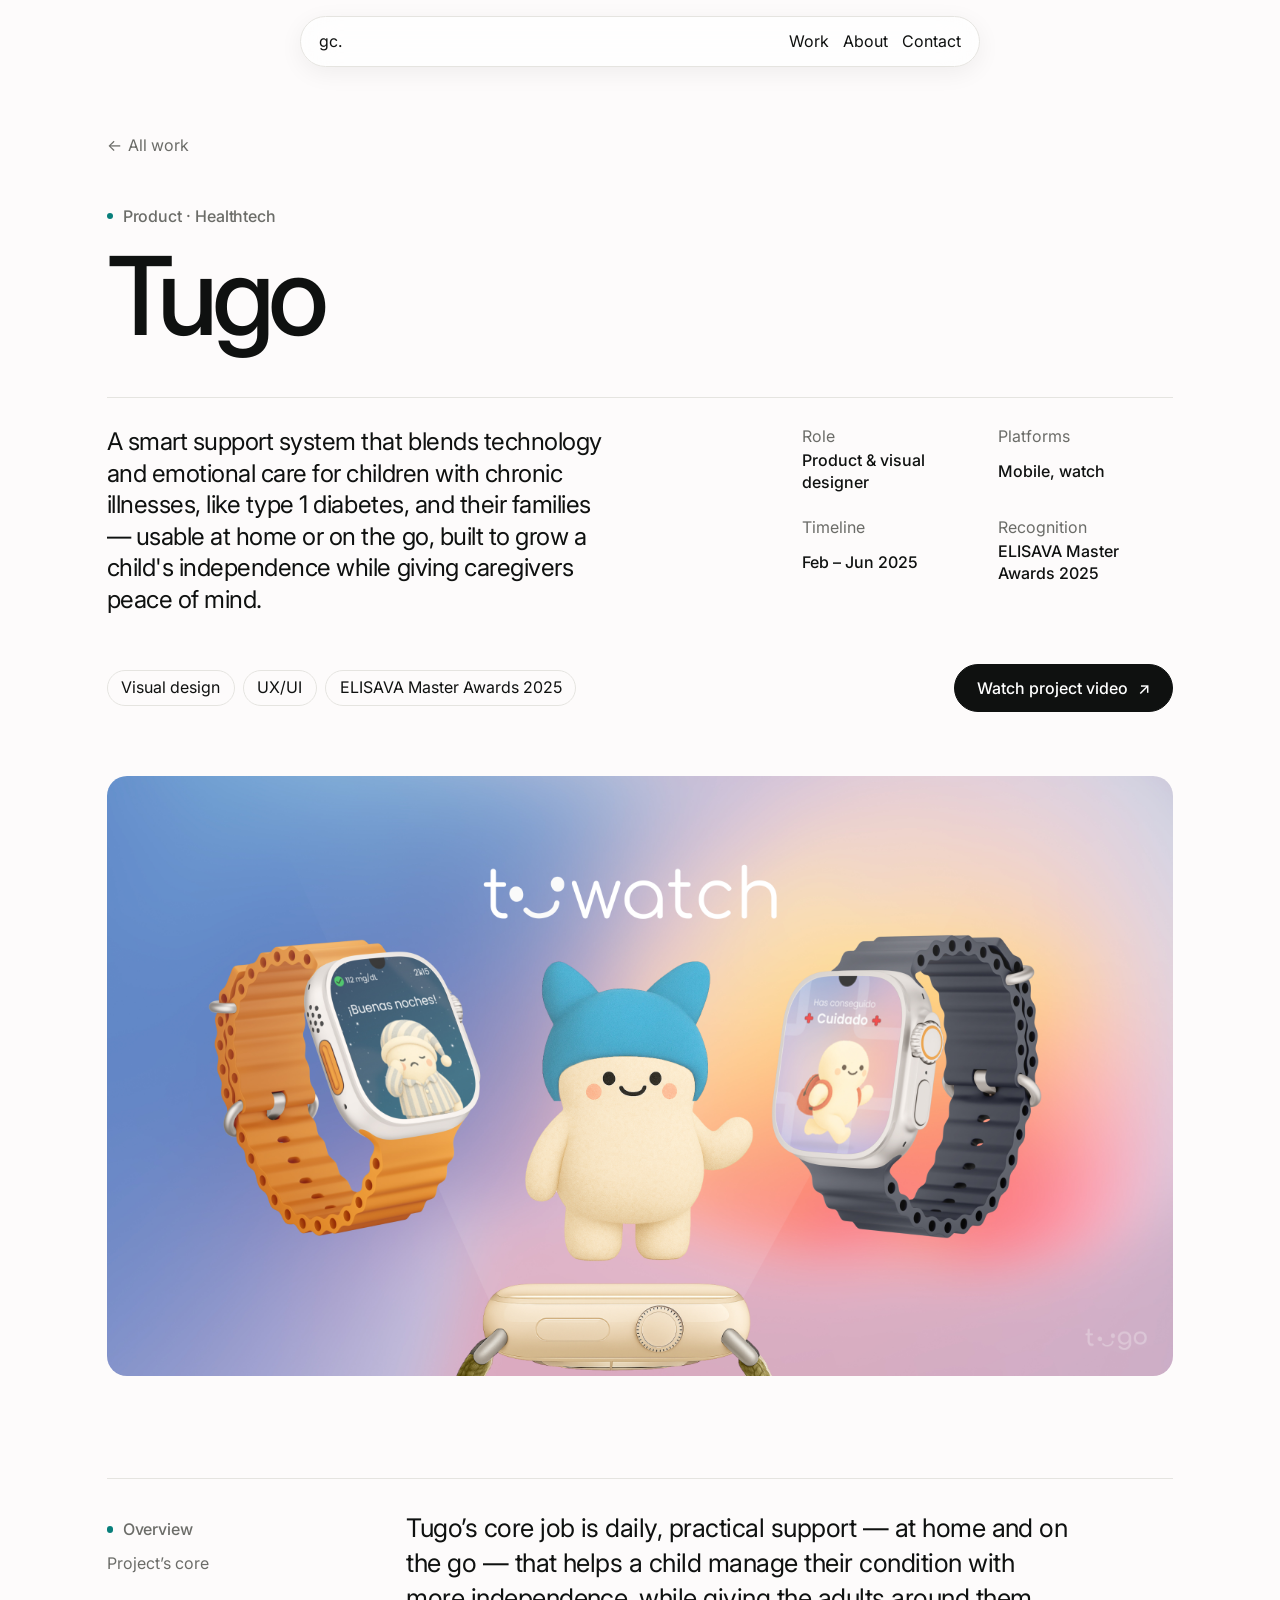
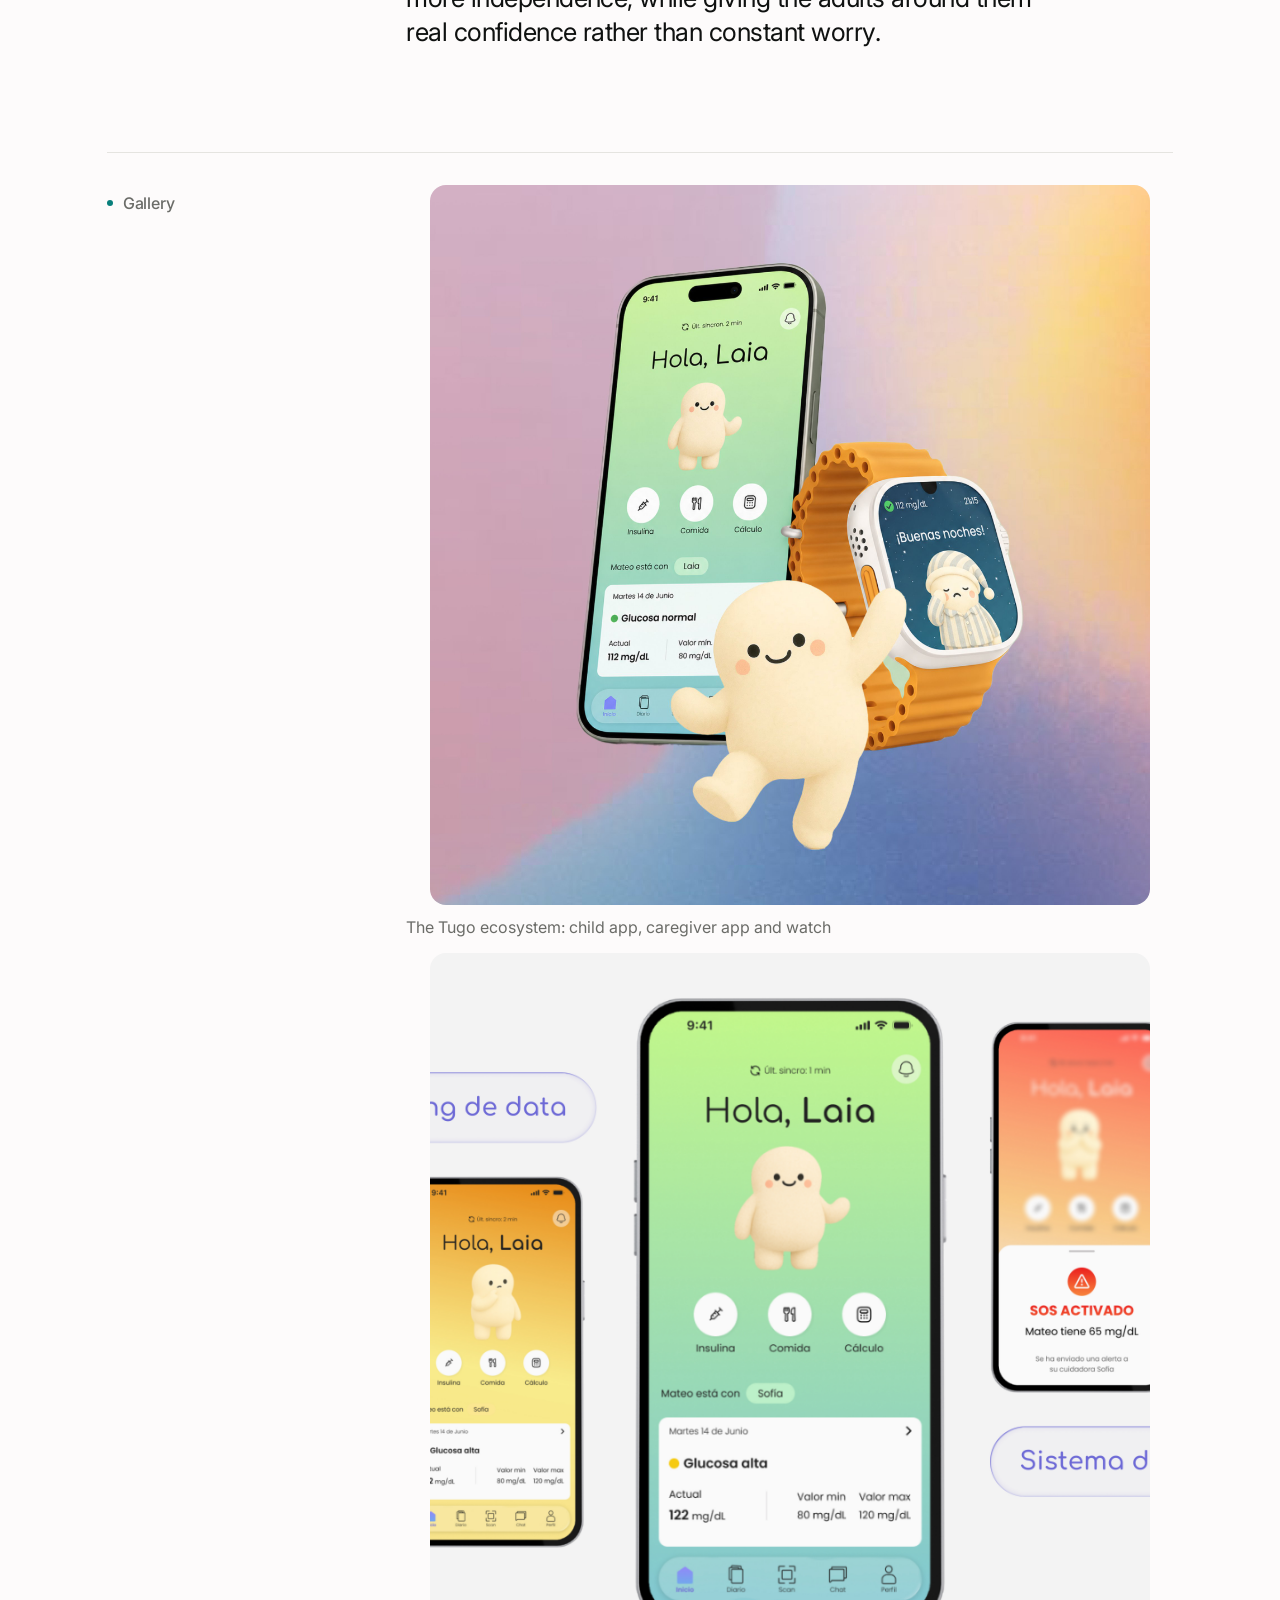
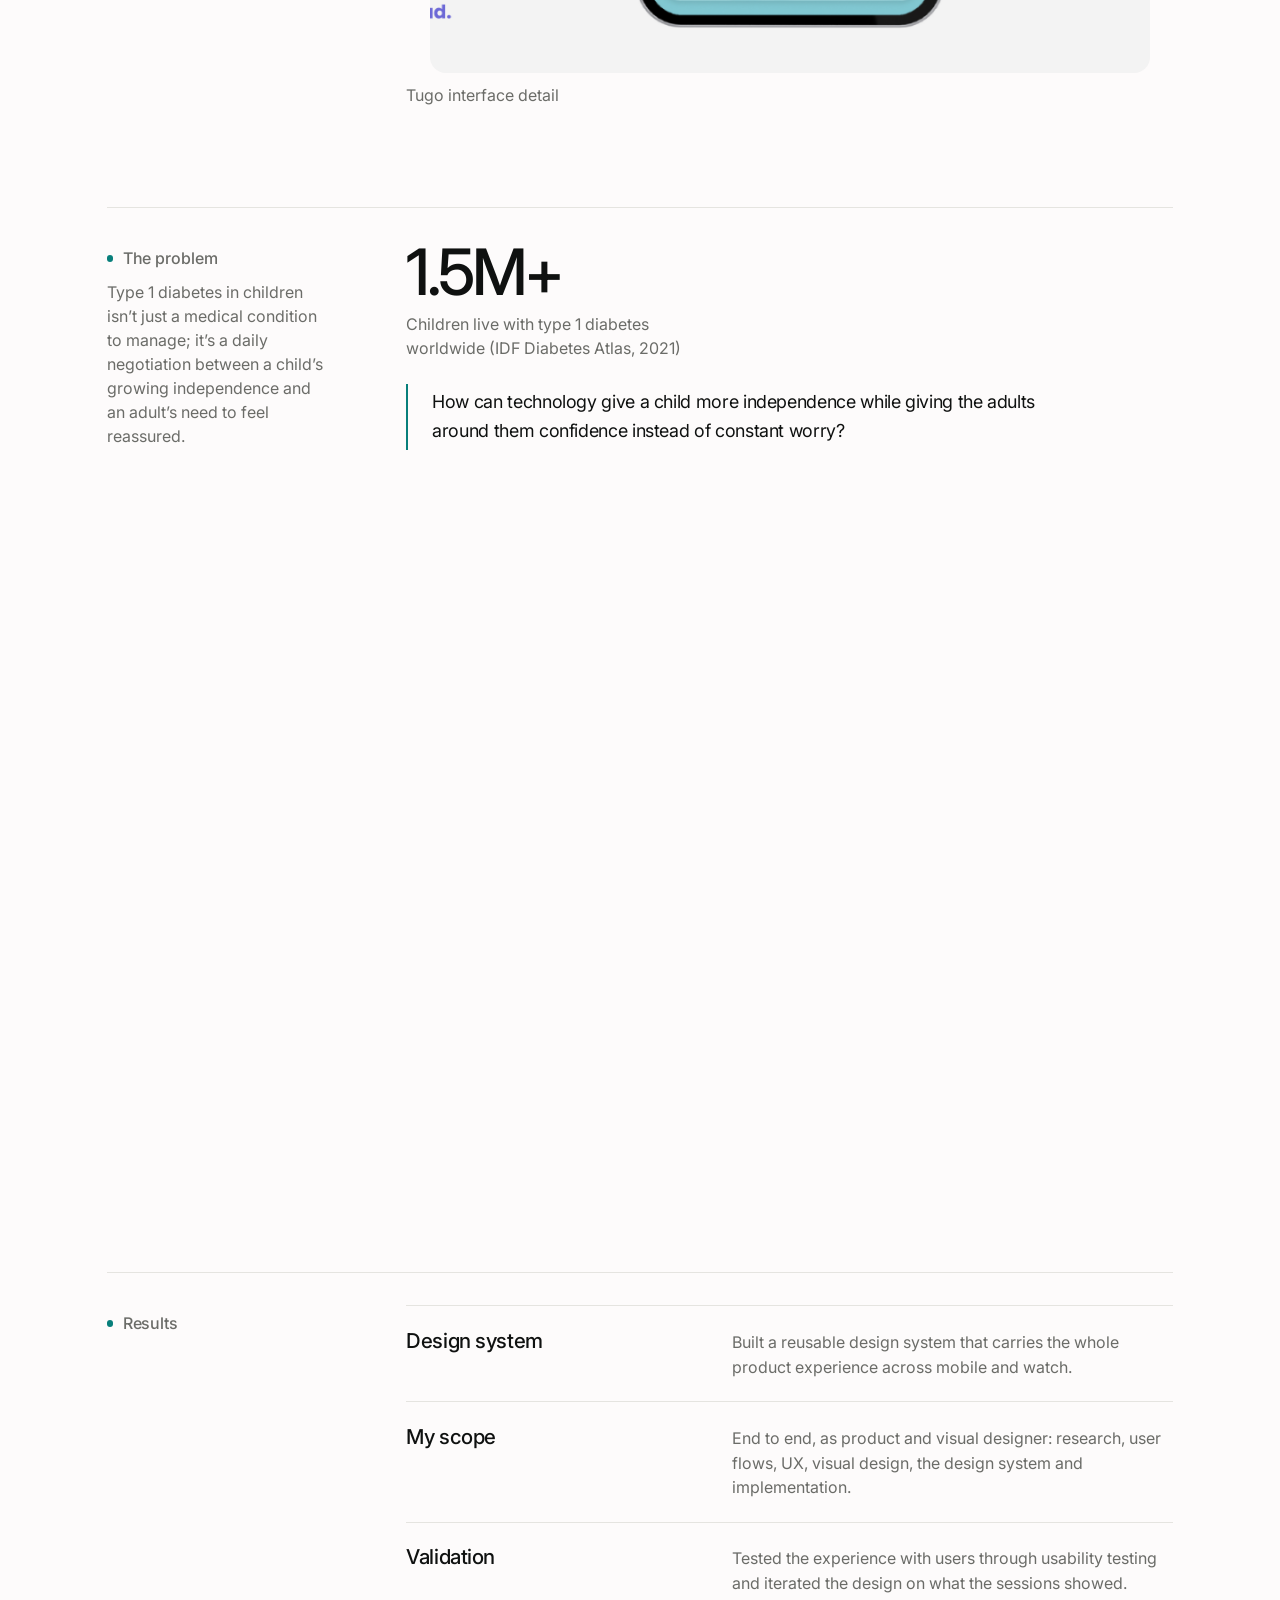
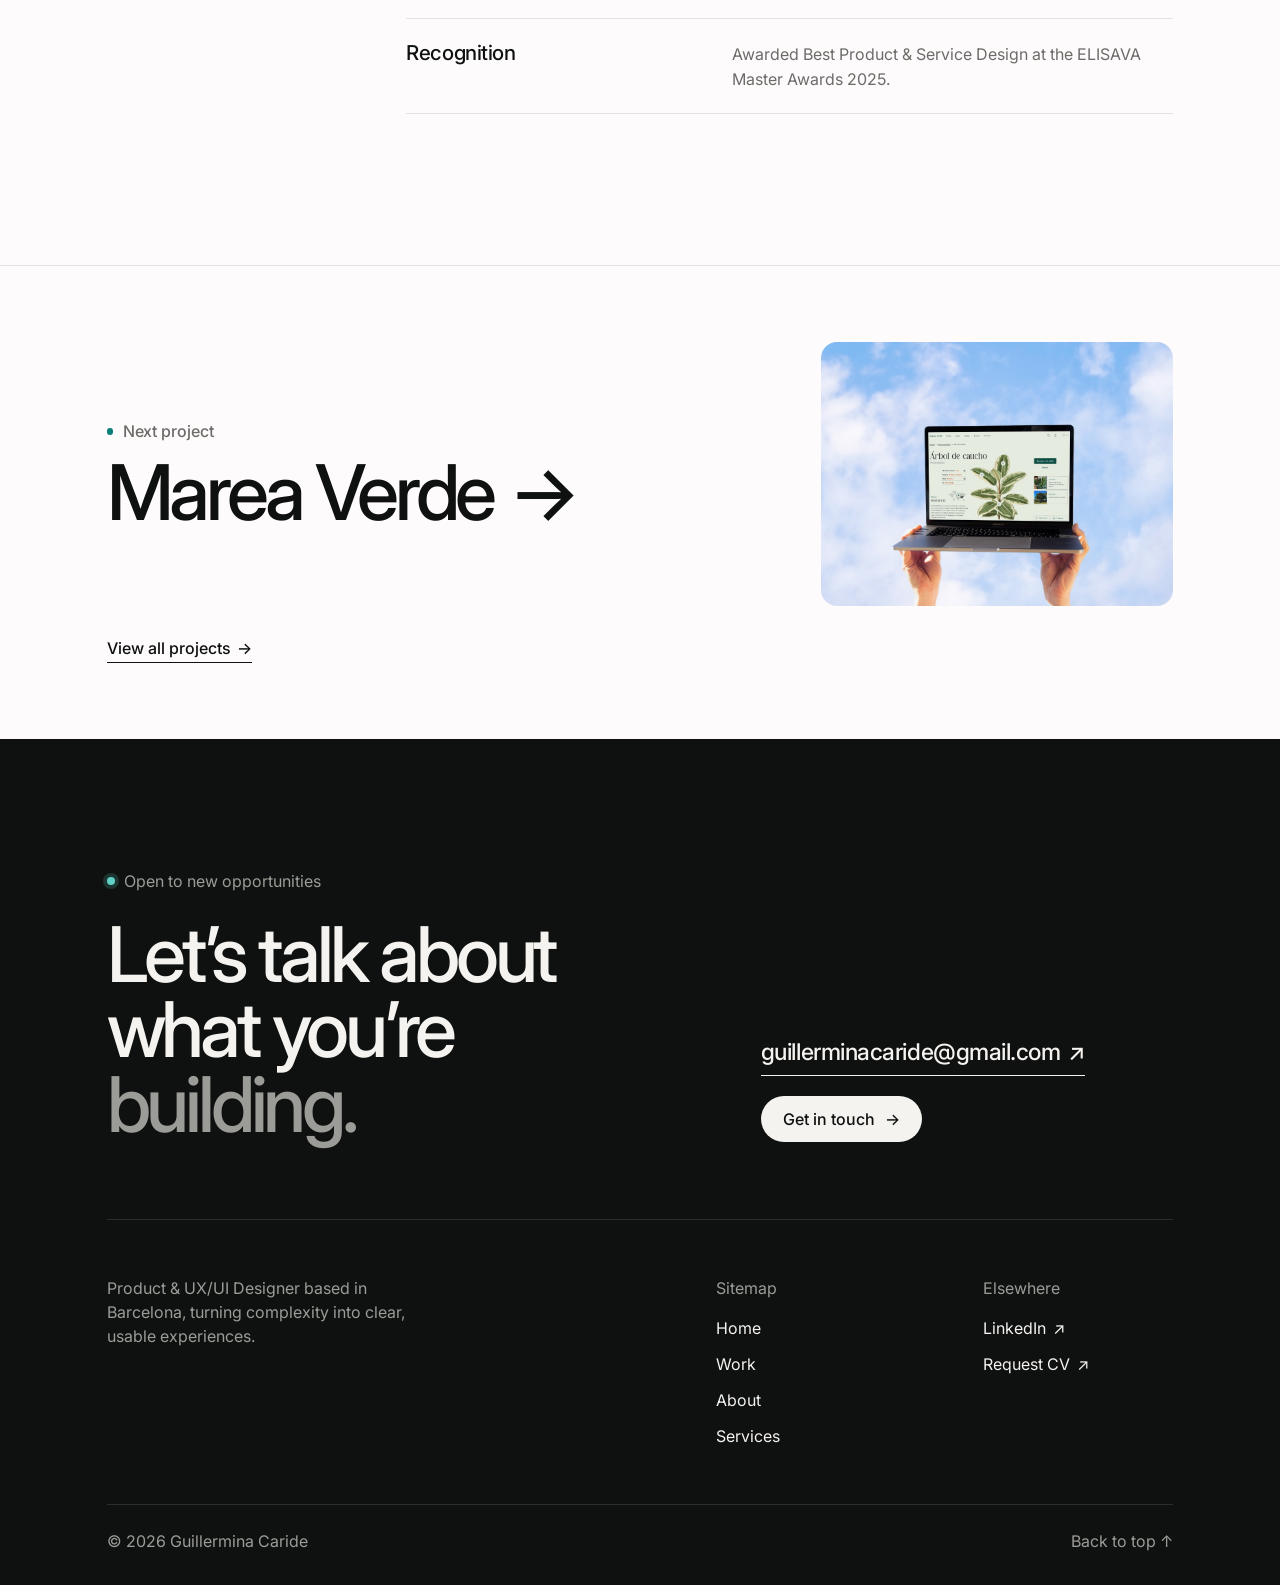
<file: tugo.html>
<!DOCTYPE html>
<html lang="en">
<head>
<meta charset="UTF-8">
<meta name="viewport" content="width=device-width, initial-scale=1.0">
<title>Tugo — Guillermina Caride</title>
<meta name="description" content="A smart support system that blends technology and emotional care for children with chronic illnesses, like type 1 diabetes, and their families — usable at home or on the go, built to grow a child&#x27;s independence while giving caregivers peace of mind.">
<link rel="preconnect" href="https://fonts.googleapis.com">
<link rel="preconnect" href="https://fonts.gstatic.com" crossorigin>
<link href="https://fonts.googleapis.com/css2?family=Inter:wght@300;400;500;600;700&family=Montserrat:wght@600&display=swap" rel="stylesheet">
<link rel="stylesheet" href="styles/design-system.css?v=20261120b">
<link rel="stylesheet" href="styles/footer.css?v=20261120b">
<link rel="stylesheet" href="styles/pages.css?v=20261120b">
<link rel="stylesheet" href="styles/case.css?v=20261120b">
</head>
<body id="top">

<header class="site-header"><div class="wrap"><nav><a href="index.html#top" class="wordmark">gc.</a><div class="navlinks"><a href="work.html">Work</a><a href="about.html">About</a><a href="#contact">Contact</a></div></nav></div></header>

<main id="main" class="cs">

  <section class="cs-hero hm-wrap" aria-label="Project introduction">
    <a class="cs-back" href="work.html"><span aria-hidden="true">←</span> All work</a>
    <p class="hm-label">Product · Healthtech</p>
    <h1 class="cs-title">Tugo</h1>
    <div class="cs-hero-grid">
      <div class="cs-intro"><p>A smart support system that blends technology and emotional care for children with chronic illnesses, like type 1 diabetes, and their families — usable at home or on the go, built to grow a child's independence while giving caregivers peace of mind.</p></div>
      <dl class="cs-meta"><div><dt>Role</dt><dd>Product &amp; visual designer</dd></div><div><dt>Platforms</dt><dd>Mobile, watch</dd></div><div><dt>Timeline</dt><dd>Feb – Jun 2025</dd></div><div><dt>Recognition</dt><dd>ELISAVA Master Awards 2025</dd></div></dl>
    </div>
    <div class="cs-hero-foot">
      <ul class="cs-tags" aria-label="Disciplines"><li>Visual design</li><li>UX/UI</li><li>ELISAVA Master Awards 2025</li></ul>
      <div class="cs-links"><a class="hm-btn" href="https://youtu.be/PQZ5hxGQR54" target="_blank" rel="noopener noreferrer">Watch project video <span class="hm-arrow" aria-hidden="true">↗</span></a></div>
    </div>
  </section>

  <div class="hm-wrap">
    <figure class="cs-cover"><img src="img/tugo/tugo-hero.jpg" alt="Tugo product design hero image" loading="eager"></figure>
  </div>

  <section class="cs-section hm-wrap">
    <div class="hm-split home-reveal">
      <div class="cs-side"><h2 class="hm-label">Overview</h2><p class="cs-kicker">Project’s core</p></div>
      <div class="cs-body">
        <p>Tugo’s core job is daily, practical support — at home and on the go — that helps a child manage their condition with more independence, while giving the adults around them real confidence rather than constant worry.</p>
      </div>
    </div>
  </section>
  <section class="cs-section hm-wrap" id="gallery">
    <div class="hm-split home-reveal">
      <div class="cs-side"><h2 class="hm-label">Gallery</h2></div>
      <div class="cs-body">
        <div class="cs-gallery"><figure class="home-reveal cs-fig--wide"><div class="cs-shot"><img src="img/tugo/tugo-ecosystem.jpg" alt="Tugo ecosystem: child app, caregiver app and smartwatch working together" loading="lazy"></div><figcaption>The Tugo ecosystem: child app, caregiver app and watch</figcaption></figure><figure class="home-reveal cs-fig--wide"><div class="cs-shot"><img src="img/tugo/tugo-screen-01.jpg" alt="Tugo product interface screen" loading="lazy"></div><figcaption>Tugo interface detail</figcaption></figure></div>
      </div>
    </div>
  </section>
  <section class="cs-section hm-wrap">
    <div class="hm-split home-reveal">
      <div class="cs-side"><h2 class="hm-label">The problem</h2><p class="cs-kicker">Type 1 diabetes in children isn’t just a medical condition to manage; it’s a daily negotiation between a child’s growing independence and an adult’s need to feel reassured.</p></div>
      <div class="cs-body">
        <ul class="cs-stats home-reveal"><li><strong>1.5M+</strong><span>Children live with type 1 diabetes worldwide (IDF Diabetes Atlas, 2021)</span></li></ul>
        <p class="cs-callout">How can technology give a child more independence while giving the adults around them confidence instead of constant worry?</p>
      </div>
    </div>
  </section>
  <section class="cs-section hm-wrap">
    <div class="hm-split home-reveal">
      <div class="cs-side"><h2 class="hm-label">Process</h2></div>
      <div class="cs-body">
        <ol class="cs-steps"><li class="cs-step home-reveal"><span class="cs-step-num">01</span><div class="cs-step-body"><h3>Benchmark</h3><p>Looked across digital support apps for families, shared-monitoring tools, educational devices for children, and inclusive, adapted storytelling formats.</p></div></li><li class="cs-step home-reveal"><span class="cs-step-num">02</span><div class="cs-step-body"><h3>User research</h3><p>Interviewed five participants to surface frustrations and preferences. One team member spent time using a continuous glucose monitor (CGM) firsthand to understand what constant tracking actually feels like. Benchmarked direct and indirect competitors across web and app.</p></div></li><li class="cs-step home-reveal"><span class="cs-step-num">03</span><div class="cs-step-body"><h3>Insights</h3><p>Interviews with caregivers, medical professionals and children with diabetes, plus a team member’s firsthand time with a glucose monitor, pointed to one design question: how can a child gain independence while the people around them gain confidence?</p></div></li></ol>
      </div>
    </div>
  </section>
  <section class="cs-section hm-wrap">
    <div class="hm-split home-reveal">
      <div class="cs-side"><h2 class="hm-label">Results</h2></div>
      <div class="cs-body">
        <ul class="cs-list home-reveal"><li><h3>Design system</h3><p>Built a reusable design system that carries the whole product experience across mobile and watch.</p></li><li><h3>My scope</h3><p>End to end, as product and visual designer: research, user flows, UX, visual design, the design system and implementation.</p></li><li><h3>Validation</h3><p>Tested the experience with users through usability testing and iterated the design on what the sessions showed.</p></li><li><h3>Recognition</h3><p>Awarded Best Product &amp; Service Design at the ELISAVA Master Awards 2025.</p></li></ul>
      </div>
    </div>
  </section>

  <nav class="cs-next hm-wrap" aria-label="Next project">
    <a class="cs-next-link" href="marea-verde.html">
      <div>
        <p class="hm-label">Next project</p>
        <span class="cs-next-title">Marea Verde<span aria-hidden="true">→</span></span>
      </div>
      <div class="cs-next-thumb"><img src="img/marea-verde/mare-verde.jpg" alt="" loading="lazy"></div>
    </a>
    <a class="hm-text-link cs-next-all" href="work.html">View all projects <span aria-hidden="true">→</span></a>
  </nav>

</main>

<footer id="contact" class="gc-footer">
  <div class="gc-footer-inner">
    <div class="gc-footer-top">
      <div>
        <p class="gc-footer-status">Open to new opportunities</p>
        <h2>Let’s talk about what you’re <span>building.</span></h2>
      </div>
      <div class="gc-footer-actions">
        <a class="gc-footer-email" href="mailto:guillerminacaride@gmail.com">guillerminacaride@gmail.com <span aria-hidden="true">↗</span></a>
        <a class="gc-footer-btn" href="mailto:guillerminacaride@gmail.com">Get in touch <span aria-hidden="true">→</span></a>
      </div>
    </div>
    <div class="gc-footer-nav">
      <p class="gc-footer-about">Product &amp; UX/UI Designer based in Barcelona, turning complexity into clear, usable experiences.</p>
      <nav class="gc-footer-group" aria-label="Sitemap">
        <h3>Sitemap</h3>
        <a href="index.html#top">Home</a>
        <a href="work.html">Work</a>
        <a href="about.html">About</a>
        <a href="index.html#services">Services</a>
      </nav>
      <nav class="gc-footer-group" aria-label="Elsewhere">
        <h3>Elsewhere</h3>
        <a href="https://linkedin.com/in/guillermina-caride-urruty" target="_blank" rel="noopener noreferrer">LinkedIn <span aria-hidden="true">↗</span></a>
        <a href="mailto:guillerminacaride@gmail.com?subject=CV%20request">Request CV <span aria-hidden="true">↗</span></a>
      </nav>
    </div>
    <div class="gc-footer-bottom">
      <p>© 2026 Guillermina Caride</p>
      <a href="#top">Back to top <span aria-hidden="true">↑</span></a>
    </div>
  </div>
</footer>

<script src="site-chrome.js?v=20261120b" defer></script>
</body>
</html>
</file>
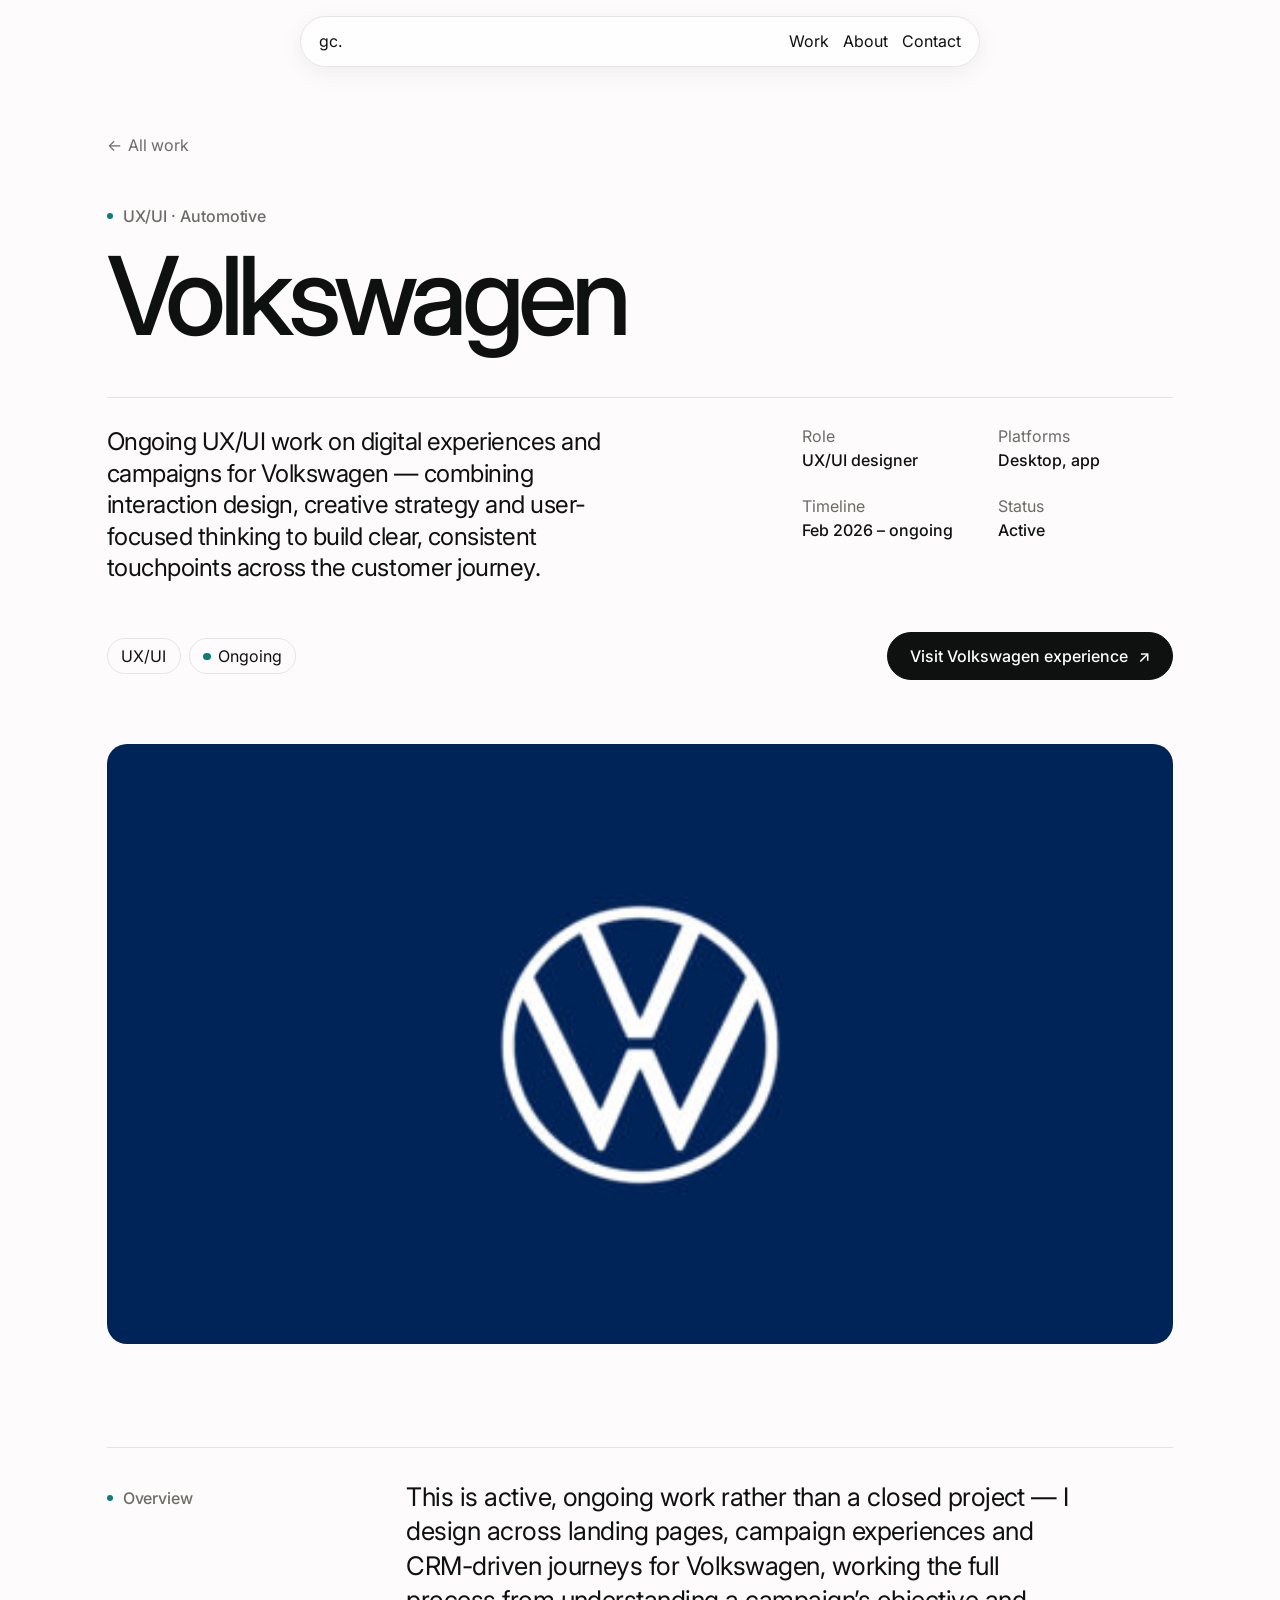
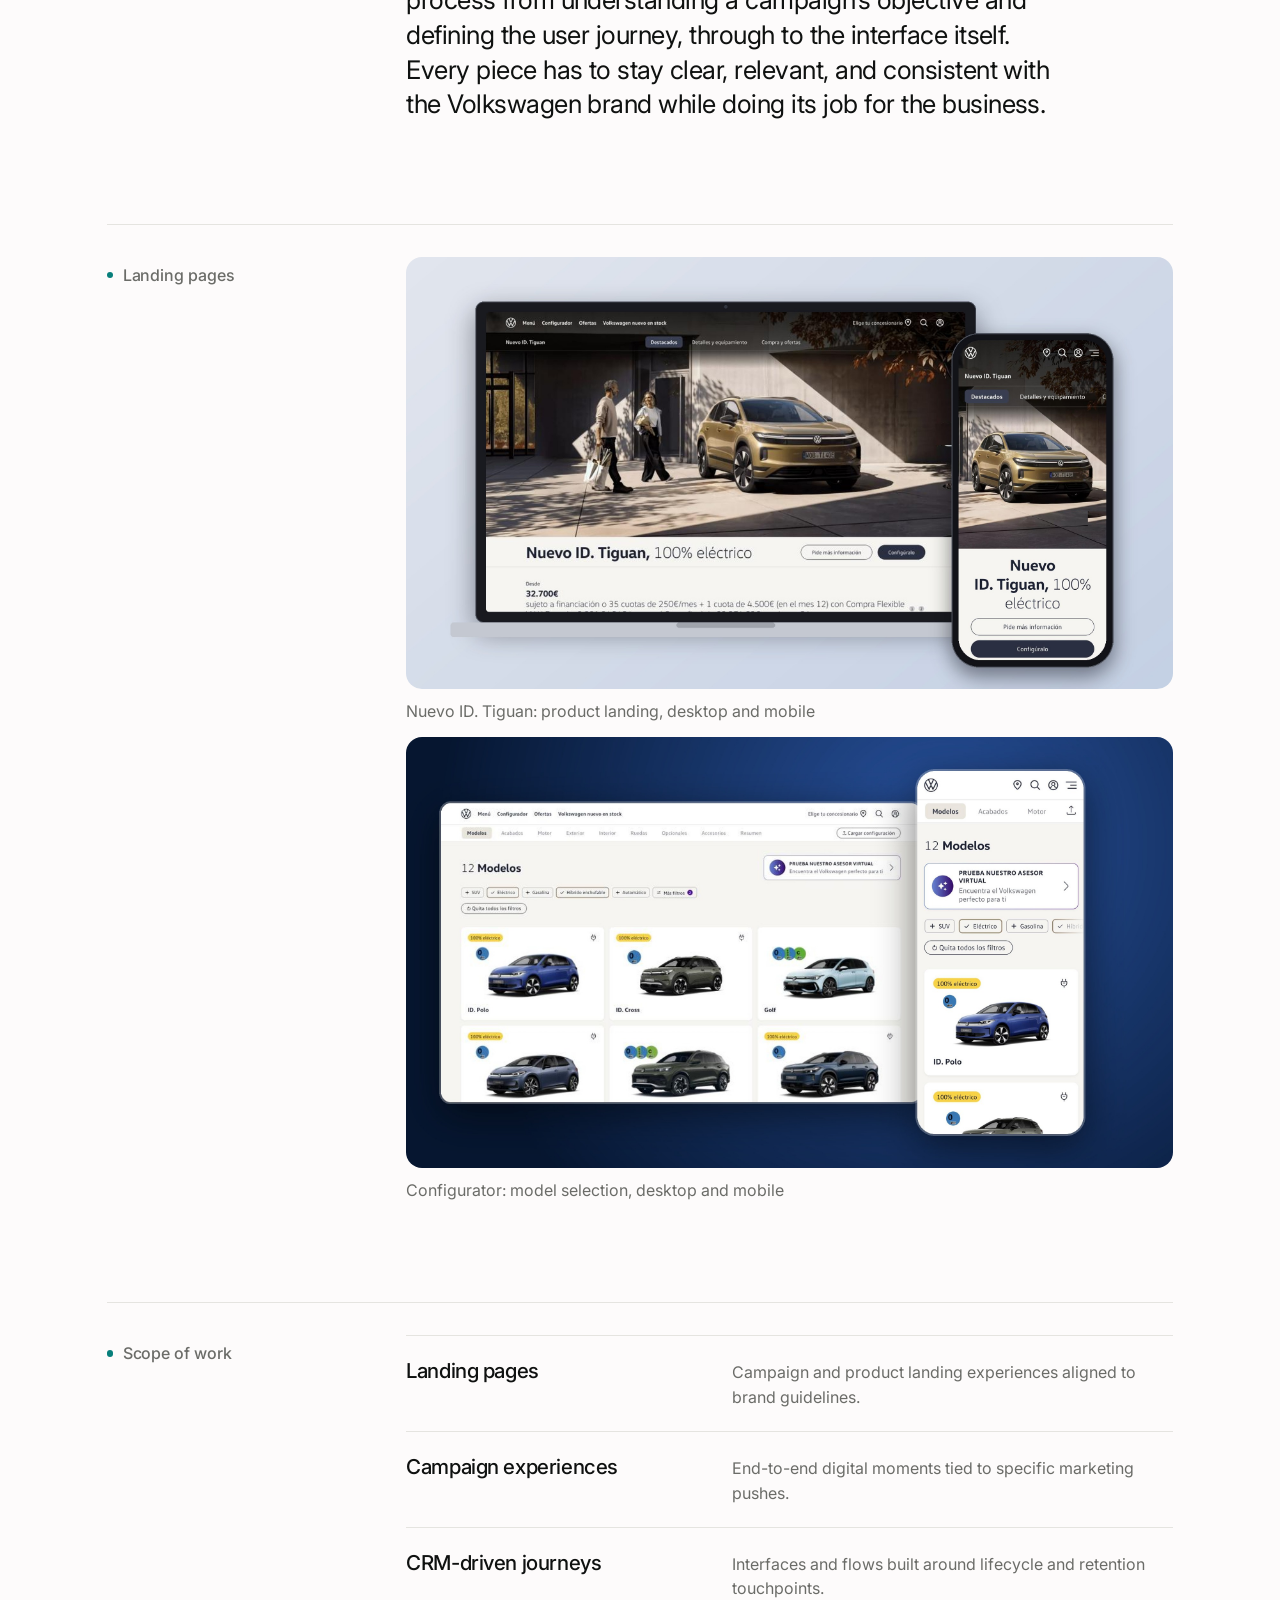
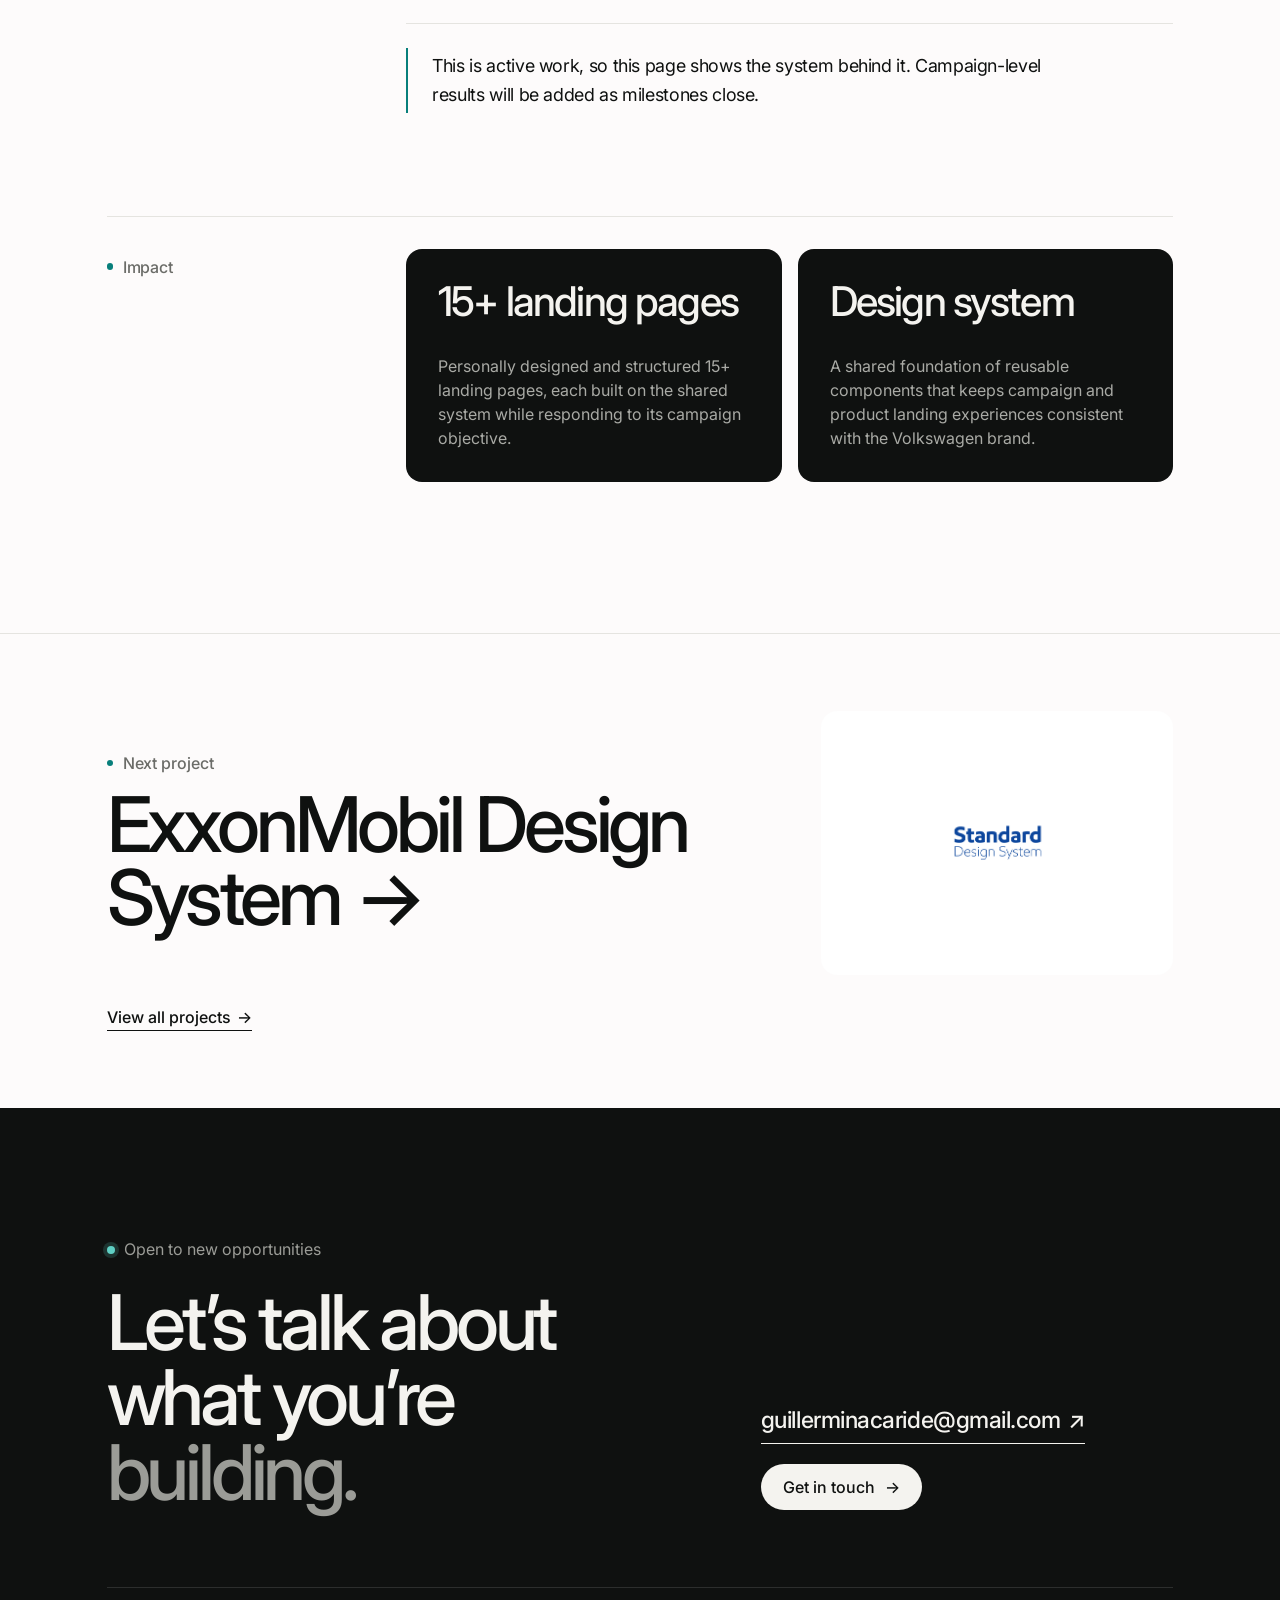
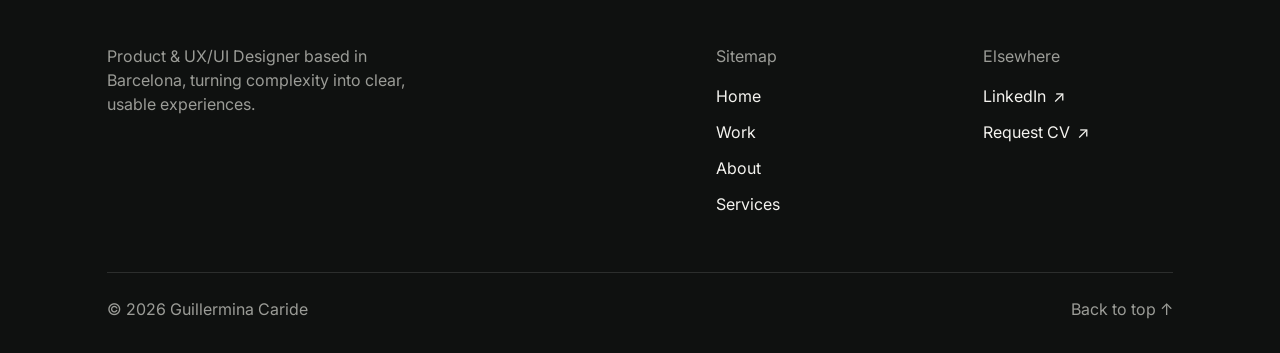
<file: volkswagen.html>
<!DOCTYPE html>
<html lang="en">
<head>
<meta charset="UTF-8">
<meta name="viewport" content="width=device-width, initial-scale=1.0">
<title>Volkswagen — Guillermina Caride</title>
<meta name="description" content="Ongoing UX/UI work on digital experiences and campaigns for Volkswagen — combining interaction design, creative strategy and user-focused thinking to build clear, consistent touchpoints across the customer journey.">
<link rel="preconnect" href="https://fonts.googleapis.com">
<link rel="preconnect" href="https://fonts.gstatic.com" crossorigin>
<link href="https://fonts.googleapis.com/css2?family=Inter:wght@300;400;500;600;700&family=Montserrat:wght@600&display=swap" rel="stylesheet">
<link rel="stylesheet" href="styles/design-system.css?v=20261120b">
<link rel="stylesheet" href="styles/footer.css?v=20261120b">
<link rel="stylesheet" href="styles/pages.css?v=20261120b">
<link rel="stylesheet" href="styles/case.css?v=20261120b">
</head>
<body id="top">

<header class="site-header"><div class="wrap"><nav><a href="index.html#top" class="wordmark">gc.</a><div class="navlinks"><a href="work.html">Work</a><a href="about.html">About</a><a href="#contact">Contact</a></div></nav></div></header>

<main id="main" class="cs">

  <section class="cs-hero hm-wrap" aria-label="Project introduction">
    <a class="cs-back" href="work.html"><span aria-hidden="true">←</span> All work</a>
    <p class="hm-label">UX/UI · Automotive</p>
    <h1 class="cs-title">Volkswagen</h1>
    <div class="cs-hero-grid">
      <div class="cs-intro"><p>Ongoing UX/UI work on digital experiences and campaigns for Volkswagen — combining interaction design, creative strategy and user-focused thinking to build clear, consistent touchpoints across the customer journey.</p></div>
      <dl class="cs-meta"><div><dt>Role</dt><dd>UX/UI designer</dd></div><div><dt>Platforms</dt><dd>Desktop, app</dd></div><div><dt>Timeline</dt><dd>Feb 2026 – ongoing</dd></div><div><dt>Status</dt><dd>Active</dd></div></dl>
    </div>
    <div class="cs-hero-foot">
      <ul class="cs-tags" aria-label="Disciplines"><li>UX/UI</li><li class="is-live">Ongoing</li></ul>
      <div class="cs-links"><a class="hm-btn" href="https://volkswagen.es" target="_blank" rel="noopener noreferrer">Visit Volkswagen experience <span class="hm-arrow" aria-hidden="true">↗</span></a></div>
    </div>
  </section>

  <div class="hm-wrap">
    <figure class="cs-cover"><img src="img/volkswagen/volkswagen-hero.jpeg" alt="Volkswagen campaign design hero image" loading="eager"></figure>
  </div>

  <section class="cs-section hm-wrap">
    <div class="hm-split home-reveal">
      <div class="cs-side"><h2 class="hm-label">Overview</h2></div>
      <div class="cs-body">
        <p>This is active, ongoing work rather than a closed project — I design across landing pages, campaign experiences and CRM-driven journeys for Volkswagen, working the full process from understanding a campaign’s objective and defining the user journey, through to the interface itself. Every piece has to stay clear, relevant, and consistent with the Volkswagen brand while doing its job for the business.</p>
      </div>
    </div>
  </section>
  <section class="cs-section hm-wrap" id="gallery">
    <div class="hm-split home-reveal">
      <div class="cs-side"><h2 class="hm-label">Landing pages</h2></div>
      <div class="cs-body">
        <div class="cs-gallery"><figure class="home-reveal cs-fig--full"><div class="cs-shot cs-shot--wide"><img src="img/volkswagen/volkswagen-id-tiguan-landing.jpg" alt="Nuevo ID. Tiguan landing page on desktop and mobile" loading="lazy"></div><figcaption>Nuevo ID. Tiguan: product landing, desktop and mobile</figcaption></figure><figure class="home-reveal cs-fig--full"><div class="cs-shot cs-shot--wide"><img src="img/volkswagen/volkswagen-configurator-landing.jpg" alt="Volkswagen configurator model selection on desktop and mobile" loading="lazy"></div><figcaption>Configurator: model selection, desktop and mobile</figcaption></figure></div>
      </div>
    </div>
  </section>
  <section class="cs-section hm-wrap">
    <div class="hm-split home-reveal">
      <div class="cs-side"><h2 class="hm-label">Scope of work</h2></div>
      <div class="cs-body">
        <ul class="cs-list home-reveal"><li><h3>Landing pages</h3><p>Campaign and product landing experiences aligned to brand guidelines.</p></li><li><h3>Campaign experiences</h3><p>End-to-end digital moments tied to specific marketing pushes.</p></li><li><h3>CRM-driven journeys</h3><p>Interfaces and flows built around lifecycle and retention touchpoints.</p></li></ul>
        <p class="cs-callout">This is active work, so this page shows the system behind it. Campaign-level results will be added as milestones close.</p>
      </div>
    </div>
  </section>
  <section class="cs-section hm-wrap">
    <div class="hm-split home-reveal">
      <div class="cs-side"><h2 class="hm-label">Impact</h2></div>
      <div class="cs-body">
        <ul class="cs-impact"><li class="home-reveal"><strong>15+ landing pages</strong><p>Personally designed and structured 15+ landing pages, each built on the shared system while responding to its campaign objective.</p></li><li class="home-reveal"><strong>Design system</strong><p>A shared foundation of reusable components that keeps campaign and product landing experiences consistent with the Volkswagen brand.</p></li></ul>
      </div>
    </div>
  </section>

  <nav class="cs-next hm-wrap" aria-label="Next project">
    <a class="cs-next-link" href="standard.html">
      <div>
        <p class="hm-label">Next project</p>
        <span class="cs-next-title">ExxonMobil Design System<span aria-hidden="true">→</span></span>
      </div>
      <div class="cs-next-thumb"><img src="img/standard/Standard-Design-System-hero.jpg" alt="" loading="lazy"></div>
    </a>
    <a class="hm-text-link cs-next-all" href="work.html">View all projects <span aria-hidden="true">→</span></a>
  </nav>

</main>

<footer id="contact" class="gc-footer">
  <div class="gc-footer-inner">
    <div class="gc-footer-top">
      <div>
        <p class="gc-footer-status">Open to new opportunities</p>
        <h2>Let’s talk about what you’re <span>building.</span></h2>
      </div>
      <div class="gc-footer-actions">
        <a class="gc-footer-email" href="mailto:guillerminacaride@gmail.com">guillerminacaride@gmail.com <span aria-hidden="true">↗</span></a>
        <a class="gc-footer-btn" href="mailto:guillerminacaride@gmail.com">Get in touch <span aria-hidden="true">→</span></a>
      </div>
    </div>
    <div class="gc-footer-nav">
      <p class="gc-footer-about">Product &amp; UX/UI Designer based in Barcelona, turning complexity into clear, usable experiences.</p>
      <nav class="gc-footer-group" aria-label="Sitemap">
        <h3>Sitemap</h3>
        <a href="index.html#top">Home</a>
        <a href="work.html">Work</a>
        <a href="about.html">About</a>
        <a href="index.html#services">Services</a>
      </nav>
      <nav class="gc-footer-group" aria-label="Elsewhere">
        <h3>Elsewhere</h3>
        <a href="https://linkedin.com/in/guillermina-caride-urruty" target="_blank" rel="noopener noreferrer">LinkedIn <span aria-hidden="true">↗</span></a>
        <a href="mailto:guillerminacaride@gmail.com?subject=CV%20request">Request CV <span aria-hidden="true">↗</span></a>
      </nav>
    </div>
    <div class="gc-footer-bottom">
      <p>© 2026 Guillermina Caride</p>
      <a href="#top">Back to top <span aria-hidden="true">↑</span></a>
    </div>
  </div>
</footer>

<script src="site-chrome.js?v=20261120b" defer></script>
</body>
</html>
</file>
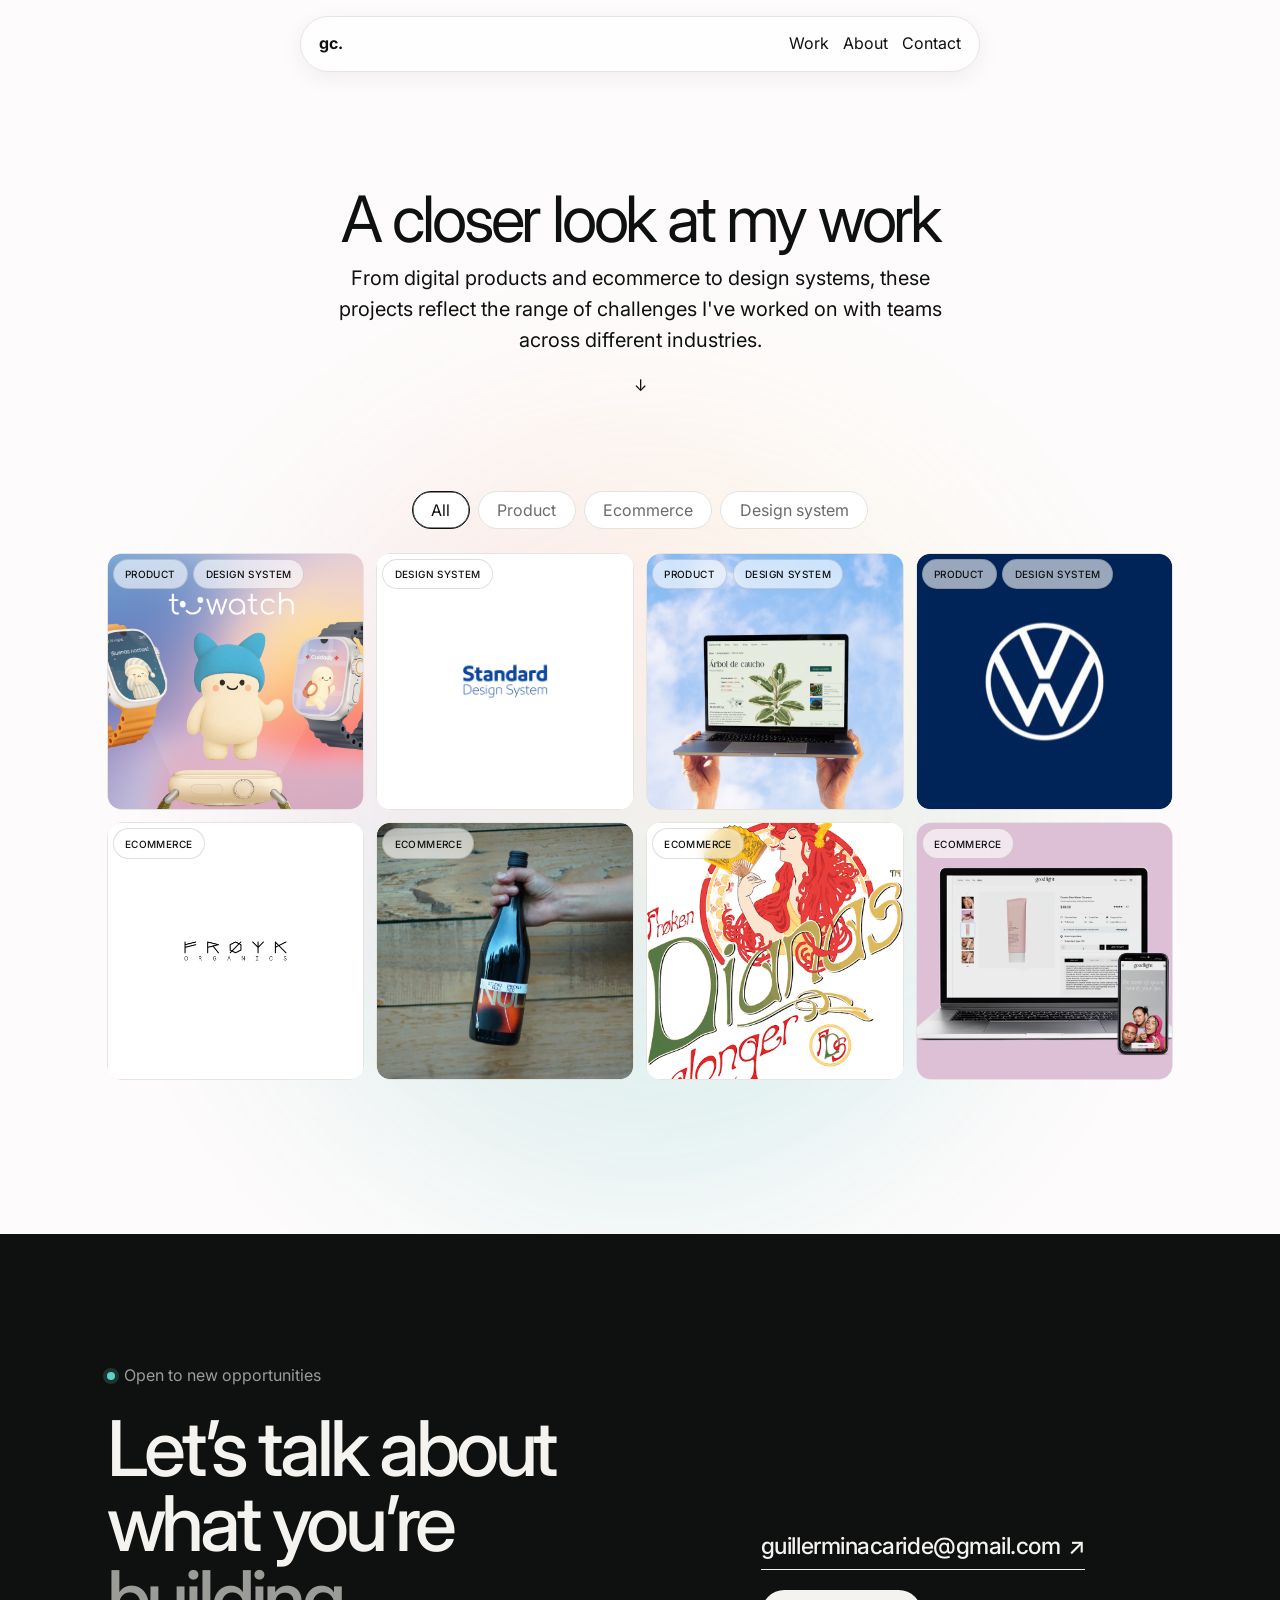
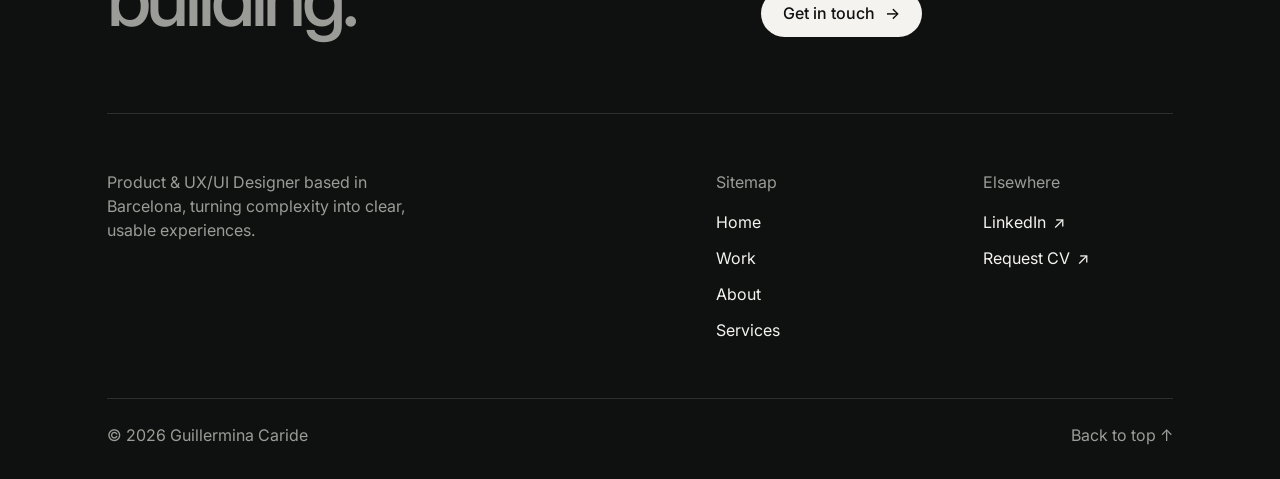
<file: work.html>
<!DOCTYPE html>
<html lang="en">
<head>
<meta charset="UTF-8">
<meta name="viewport" content="width=device-width, initial-scale=1.0">
<title>Project Library — Guille</title>
<link rel="preconnect" href="https://fonts.googleapis.com">
<link rel="preconnect" href="https://fonts.gstatic.com" crossorigin>
<link href="https://fonts.googleapis.com/css2?family=Inter:wght@300;400;500;600;700&family=Rethink+Sans:wght@400;500;600;700;800&display=swap" rel="stylesheet">
<style>
  :root{
    --bg: #0c0d0a; --bg-raised: #121309; --ink: #f2f1ea; --ink-muted: #9a9a8e; --line: #232419;
    --accent: #c6ff4d; --accent-dim: #8fbf2f;
    --serif-display: 'Rethink Sans', sans-serif; --sans: 'Inter', sans-serif;
    --max: 1180px; --gap: clamp(1.25rem, 3vw, 2.5rem);
  }
  *{ box-sizing: border-box; }
  body{ margin:0; background: var(--bg); color: var(--ink); font-family: var(--sans); font-size: 16px; line-height: 1.6; -webkit-font-smoothing: antialiased; }
  a{ color: inherit; text-decoration: none; }
  .wrap{ max-width: var(--max); margin: 0 auto; padding: 0 var(--gap); }
  header{ position: sticky; top:0; z-index: 50; padding: 1rem 0; background: rgba(12,13,10,0.9); backdrop-filter: blur(10px); border-bottom: 1px solid var(--line); }
  nav{ display:flex; align-items:center; justify-content: space-between; }
  .wordmark{ font-family: var(--serif-display); font-weight: 700; font-size: 1.15rem; }
  .back-link{ font-size: 0.88rem; color: var(--ink-muted); }
  .back-link:hover{ color: var(--accent); }
  .hero{ padding: 3.5rem 0 2.5rem; border-bottom: 1px solid var(--line); }
  .eyebrow{ font-size: 0.92rem; color: var(--accent); font-weight: 500; margin: 0 0 1rem; }
  h1{ font-family: var(--serif-display); font-weight: 800; font-size: clamp(2rem, 4.6vw, 3.2rem); margin: 0 0 1rem; }
  .hero p{ color: var(--ink-muted); max-width: 56ch; font-size: 1.05rem; margin:0; }
  .category-block{ padding: 2.6rem 0; border-bottom: 1px solid var(--line); }
  .category-block h2{ font-family: var(--serif-display); font-size: 1.3rem; margin: 0 0 1.6rem; color: var(--ink-muted); font-weight: 700; }
  .lib-grid{ display:grid; grid-template-columns: repeat(2, 1fr); gap: 1.2rem; }
  @media (max-width: 760px){ .lib-grid{ grid-template-columns: 1fr; } }
  .lib-card{ border: 1px solid var(--line); padding: 1.4rem; transition: border-color .2s ease; }
  .lib-card:hover{ border-color: var(--accent-dim); }
  .lib-top{ display:flex; justify-content:space-between; align-items:flex-start; gap: 1rem; margin-bottom: .6rem; }
  .lib-card h3{ font-family: var(--serif-display); font-size: 1.2rem; margin:0; }
  .status{ font-size: 0.7rem; text-transform: none; color: var(--ink-muted); border: 1px solid var(--line); padding: 0.2rem 0.55rem; border-radius: 999px; white-space:nowrap; }
  .status.featured{ color: var(--accent-dim); border-color: var(--accent-dim); }
  .lib-card-image{ aspect-ratio: 1.2; border: 1px solid var(--line); overflow: hidden; margin-bottom: 1rem; background: var(--bg-raised); }
  .lib-card-image img{ width: 100%; height: 100%; object-fit: cover; display: block; }
  .lib-card p{ color: var(--ink-muted); font-size: 0.92rem; margin: 0 0 0.9rem; }
  .lib-meta{ font-size: 0.82rem; color: var(--ink-muted); display:flex; flex-wrap:wrap; gap: 0.4rem 1rem; }
  .lib-meta strong{ color: var(--ink); }
  .lib-card.placeholder{ opacity: 0.55; }
  .lib-card .goto{ display:inline-block; margin-top: 0.9rem; font-size: 0.85rem; border-bottom: 1px solid var(--accent); padding-bottom: 2px; }
  .empty-note{ color: var(--ink-muted); font-size: 0.92rem; }
  footer{ padding: 2.5rem 0 3rem; font-size: 0.85rem; color: var(--ink-muted); }
  .work-page{padding-top:6rem}
  .work-intro{
    display:grid;
    grid-template-columns:repeat(12,minmax(0,1fr));
    gap:1rem var(--space-6);
    padding:clamp(3rem,7vw,6rem) var(--content-gutter) clamp(3rem,6vw,5rem);
    border:0;
    border-radius:0;
  }
  .work-intro .eyebrow,.work-intro h1,.work-intro>p:last-of-type{grid-column:1 / span 8}
  .work-intro .eyebrow{margin:0;color:var(--color-text-secondary);font-size:.72rem;letter-spacing:.08em;text-transform:uppercase}
  .work-intro h1{margin:0;font-family:var(--font-body);font-size:clamp(3rem,7vw,6.5rem);font-weight:400;line-height:.95;letter-spacing:-.06em}
  .work-intro>p:last-of-type{max-width:54ch;margin:0;color:var(--color-text-secondary);font-size:1rem;line-height:1.55}
  #lib-root{padding-top:0}
  .category-block{
    display:grid;
    grid-template-columns:repeat(12,minmax(0,1fr));
    gap:var(--space-6);
    padding:2.5rem 0;
    border-bottom:1px solid var(--color-border);
    border-radius:0;
  }
  .category-block h2{grid-column:1 / span 3;align-self:start;margin:0;color:var(--color-text-primary);font-family:var(--font-body);font-size:.85rem;font-weight:600}
  .lib-grid{grid-column:4/-1;grid-template-columns:repeat(2,minmax(0,1fr));gap:.75rem}
  .lib-card{
    display:block;
    overflow:hidden;
    padding:0;
    border:0;
    border-radius:var(--radius-image);
    background:transparent;
    color:var(--color-text-primary);
    transition:transform .3s ease;
  }
  .lib-card:hover{border-color:transparent;transform:translateY(-3px)}
  .lib-card-image{
    position:relative;
    aspect-ratio:1.12;
    overflow:hidden;
    margin:0;
    border:0;
    border-radius:var(--radius-image);
    background:var(--color-card-background);
    isolation:isolate;
  }
  .lib-card-image::after{
    position:absolute;
    inset:45% 0 0;
    background:linear-gradient(transparent,rgb(15 17 16 / 48%));
    content:"";
    opacity:.85;
  }
  .lib-card-image img{width:100%;height:100%;object-fit:cover;transition:transform .7s cubic-bezier(.2,.7,.2,1)}
  .lib-card:hover .lib-card-image img{transform:scale(1.045)}
  .lib-card-image .status{
    position:absolute;
    z-index:1;
    top:.75rem;
    left:.75rem;
    border:0;
    border-radius:var(--radius-pill);
    padding:.35rem .55rem;
    background:rgb(253 251 251 / 82%);
    color:var(--color-text-primary);
    font-size:.58rem;
    text-transform:uppercase;
  }
  .lib-card-image .project-title{
    position:absolute;
    z-index:1;
    right:2.8rem;
    bottom:.9rem;
    left:.9rem;
    color:#fff;
    font-size:.7rem;
    font-weight:500;
    letter-spacing:.04em;
    text-transform:uppercase;
  }
  .lib-card-image .project-arrow{
    position:absolute;
    z-index:1;
    right:.85rem;
    bottom:.65rem;
    color:#fff;
    font-size:1.25rem;
    transition:transform .3s ease;
  }
  .lib-card:hover .project-arrow{transform:translate(2px,-2px)}
  .lib-card-info{padding:.85rem .15rem 1.1rem}
  .lib-card-info h3{margin:0 0 .45rem;font-family:var(--font-body);font-size:.78rem;font-weight:600}
  .lib-card-info p{margin:0 0 .5rem;color:var(--color-text-secondary);font-size:.78rem;line-height:1.5}
  .lib-meta{gap:.35rem .8rem;color:var(--color-text-secondary);font-size:.64rem}
  .lib-meta strong{color:var(--color-text-primary);font-weight:500}
  .lib-card.placeholder{padding:1.2rem;border:1px solid var(--color-border);border-radius:var(--radius-image);opacity:1}
  @media(max-width:760px){
    .work-page{padding-top:4rem}
    .work-intro .eyebrow,.work-intro h1,.work-intro>p:last-of-type{grid-column:1/-1}
    .category-block{grid-template-columns:repeat(6,minmax(0,1fr));gap:1rem}
    .category-block h2{grid-column:1/-1}
    .lib-grid{grid-column:1/-1}
  }
  @media(max-width:520px){.lib-grid{grid-template-columns:1fr}.work-intro h1{font-size:clamp(2.8rem,12vw,4rem)}}
</style>
<link rel="stylesheet" href="styles/design-system.css?v=20261120b">
<link rel="stylesheet" href="styles/footer.css?v=20261120b">
</head>
<body id="top">

<header class="site-header">
  <div class="wrap">
    <nav>
      <a href="index.html#top" class="wordmark">gc.</a>
      <div class="navlinks"><a href="work.html">Work</a><a href="about.html#about">About</a><a href="index.html#contact">Contact</a></div>
    </nav>
  </div>
</header>

<main class="work-page">
  <section class="work-intro">
    <h1>A closer look at my work</h1>
    <p>From digital products and ecommerce to design systems, these projects reflect the range of challenges I've worked on with teams across different industries.</p>
    <a class="work-scroll-cue" href="#work-filters" aria-label="Scroll to project library">↓</a>
  </section>
  <div class="work-filters" id="work-filters" role="group" aria-label="Filter projects by category"></div>
  <div class="wrap" id="lib-root"></div>
</main>

<footer id="contact" class="gc-footer">
  <div class="gc-footer-inner">
    <div class="gc-footer-top">
      <div>
        <p class="gc-footer-status">Open to new opportunities</p>
        <h2>Let’s talk about what you’re <span>building.</span></h2>
      </div>
      <div class="gc-footer-actions">
        <a class="gc-footer-email" href="mailto:guillerminacaride@gmail.com">guillerminacaride@gmail.com <span aria-hidden="true">↗</span></a>
        <a class="gc-footer-btn" href="mailto:guillerminacaride@gmail.com">Get in touch <span aria-hidden="true">→</span></a>
      </div>
    </div>
    <div class="gc-footer-nav">
      <p class="gc-footer-about">Product &amp; UX/UI Designer based in Barcelona, turning complexity into clear, usable experiences.</p>
      <nav class="gc-footer-group" aria-label="Sitemap">
        <h3>Sitemap</h3>
        <a href="index.html#top">Home</a>
        <a href="work.html">Work</a>
        <a href="about.html">About</a>
        <a href="index.html#services">Services</a>
      </nav>
      <nav class="gc-footer-group" aria-label="Elsewhere">
        <h3>Elsewhere</h3>
        <a href="https://linkedin.com/in/guillermina-caride-urruty" target="_blank" rel="noopener noreferrer">LinkedIn <span aria-hidden="true">↗</span></a>
        <a href="mailto:guillerminacaride@gmail.com?subject=CV%20request">Request CV <span aria-hidden="true">↗</span></a>
      </nav>
    </div>
    <div class="gc-footer-bottom">
      <p>© 2026 Guillermina Caride</p>
      <a href="#top">Back to top <span aria-hidden="true">↑</span></a>
    </div>
  </div>
</footer>

<script src="site-chrome.js?v=20261120b" defer></script>
<script>
  // Living project data — add a new object here to extend the library.
  // status: "Featured" | "Supporting" | "Archive" | "Do Not Feature" (Do Not Feature is hidden)
  const projects = [
    { id:"tugo", tags:["Product","Design system"], title:"Tugo", category:"Product", previewLabel:"Product", previewMeta:"Visual design · UX/UI · ELISAVA Master Awards 2025", status:"Featured", image:"img/tugo/tugo-hero.jpg",
      summary:"A smart support system that blends technology and emotional care for children with chronic illnesses, like type 1 diabetes, and their families — usable at home or on the go, built to grow a child’s independence while giving caregivers peace of mind.",
      role:"Research, UX, design system, implementation", previewDetails:false, href:"tugo.html" },

    { id:"exxonmobil", tags:["Design system"], title:"ExxonMobil Design System", category:"Design systems", previewLabel:"Design systems", previewMeta:"Product design · UX/UI · UI", status:"Supporting", image:"img/standard/Standard-Design-System-hero.jpg",
      summary:"A standardized set of reusable components, guidelines and patterns for ExxonMobil’s internal digital platforms — built for consistency, accessibility and efficiency across applications used by teams in multiple regions.",
      role:"UX/UI designer", metric:"20 → 50+ components", previewDetails:false, href:"standard.html" },

    { id:"marea-verde", tags:["Product","Design system"], title:"Marea Verde", category:"Ecommerce", previewLabel:"Ecommerce", previewMeta:"Visual design · Product design · UX/UI · UI", status:"Supporting", image:"img/marea-verde/mare-verde.jpg",
      summary:"A digital platform for Marea Verde that supports the full plant-buying journey — before and after purchase — for plants, bouquets and related products, matched to each customer’s botanical questions and care needs.",
      role:"UX/UI designer", metric:"31 components · 8 screens", previewDetails:false, href:"marea-verde.html" },

    { id:"volkswagen", tags:["Product","Design system"], title:"Volkswagen", category:"UX/UI", previewLabel:"UX/UI", previewMeta:"UX/UI · Ongoing", status:"Featured", image:"img/volkswagen/volkswagen-hero.jpeg",
      summary:"Ongoing UX/UI work on digital experiences and campaigns for Volkswagen — combining interaction design, creative strategy and user-focused thinking to build clear, consistent touchpoints across the customer journey.",
      role:"UX/UI designer", metric:"15+ landing pages", previewDetails:false, href:"volkswagen.html" },

    { id:"froya", tags:["Ecommerce"], title:"Frøya", category:"Ecommerce", previewLabel:"Ecommerce", previewMeta:"Ecommerce strategy · Experimentation · UX/UI", status:"Featured", image:"img/froya/froya-hero.webp",
      summary:"Ecommerce strategy and product-page optimisation for Frøya Organics — going beyond visual UI to work the full journey from product discovery through checkout.",
      role:"UX/UI & ecommerce strategy", metric:"Up to +18% sales", previewDetails:false, href:"froya.html" },

    { id:"null-wines", tags:["Ecommerce"], title:"Null Wines", category:"Ecommerce", previewLabel:"Ecommerce", previewMeta:"UX/UI · Accessibility · Search & discovery", status:"Featured", image:"img/null-wines/null.jpg",
      summary:"UX and accessibility work across Null Wines’ landing experience, search, product discovery and purchase journey.",
      role:"UX/UI designer",       metric:"32% → 19% purchase drop-off", previewDetails:false, href:"null-wines.html" },

    { id:"froken-dianas", tags:["Ecommerce"], title:"Fröken Dianas Salonger", category:"Ecommerce", previewLabel:"Ecommerce", previewMeta:"Landing pages · Email marketing · Content · Ongoing", status:"Supporting", image:"img/froken-dianas-salonger/froken-dianas-solanger-hero.png",
      summary:"An ongoing engagement covering landing-page optimisation, email marketing and content — expanding the ecommerce story beyond the storefront itself.",
      role:"UX/UI & email strategy", metric:"+36% sales", previewDetails:false, href:"froken-dianas-salonger.html" },

    { id:"goodlight", tags:["Ecommerce"], title:"Goodlight", category:"Ecommerce", previewLabel:"Ecommerce", previewMeta:"Ecommerce experience · UX/UI · Responsive design", status:"Supporting", image:"img/goodlight/good-light.png",
      summary:"I worked on the UX and UI of Goodlight’s ecommerce experience, focusing on how users discover products, navigate categories and understand product information. Rather than designing individual pages in isolation, I looked at the experience as a connected journey — from discovery to purchase.",
      role:"UX/UI designer", metric:"Ecommerce experience", previewDetails:false, href:"goodlight.html" },
  ];

  const root = document.getElementById('lib-root');
  root.classList.add('lib-grid');
  root.innerHTML = projects
    .filter(project => project.status !== 'Do Not Feature' && project.href)
    .map(project => {
      const statusClass = project.status === 'Featured' ? 'status featured' : 'status';
      const previewLabel = project.previewLabel || project.category;
      const previewMeta = (project.previewMeta || project.category)
        .split(' · ')
        .filter(tag => tag.trim().toLowerCase() !== previewLabel.trim().toLowerCase())
        .join(' · ');
      const projectDetails = [project.role, project.metric].filter(Boolean).join(' · ');
      return `<a class="lib-card" href="${project.href}" aria-label="View ${project.title} project">
        <div class="lib-card-image">
          <img src="${project.image}" alt="${project.title} project preview" loading="lazy">
          <span class="lib-tags">${(project.tags || [project.category]).map(tag => `<span class="${statusClass}">${tag}</span>`).join('')}</span>
          <span class="project-hover-info">
            <span class="project-title">${project.title}</span>
            <span class="project-category">${previewMeta}</span>
            <span class="project-summary">${project.summary}</span>
            ${project.previewDetails === false || !projectDetails ? '' : `<span class="project-details">${projectDetails}</span>`}
          </span>
          <span class="project-arrow" aria-hidden="true">↗</span>
        </div>
      </a>`;
    }).join('');

  // Filters — a card shows when it has the selected tag (cards can have several tags).
  const FILTERS = ['All', 'Product', 'Ecommerce', 'Design system'];
  const filterRoot = document.getElementById('work-filters');
  const visible = projects.filter(project => project.status !== 'Do Not Feature' && project.href);
  filterRoot.innerHTML = FILTERS
    .map((tag, i) => `<button type="button" class="work-filter" data-filter="${tag}" aria-pressed="${i === 0}">${tag}</button>`)
    .join('');
  const cards = [...root.querySelectorAll('.lib-card')];
  cards.forEach((card, i) => { card.dataset.tags = (visible[i].tags || [visible[i].category]).join('|'); });
  filterRoot.addEventListener('click', event => {
    const button = event.target.closest('.work-filter');
    if (!button) return;
    const filter = button.dataset.filter;
    filterRoot.querySelectorAll('.work-filter').forEach(b => b.setAttribute('aria-pressed', String(b === button)));
    cards.forEach(card => { card.hidden = filter !== 'All' && !card.dataset.tags.split('|').includes(filter); });
  });
</script>

</body>
</html>
</file>
<file: styles/design-system.css>
/*
 * Portfolio design system
 * Experimental palette supplied for the portfolio color exploration.
 */
:root {
  --color-background: #fdfbfb;
  --color-surface: #fdfbfb;
  --color-text-primary: #0f1110;
  --color-text-secondary: #0f1110;
  --color-border: #e5e4e0;
  --color-accent: #087f7b;
  --color-accent-muted: #237f83;
  --color-orange: #36a99b;
  --color-focus: #0f1110;
  --color-blue-tint: #0f1110;
  --color-baby-blue: #c6ebf7;
  --color-sky-blue: #deeeFE;
  --color-off-blue: #e8ebef;
  --color-dark-grey: #a3a3a3;
  --color-grey: #e5e4e0;

  --gradient-warm: linear-gradient(120deg, #5e9db2 0%, #36b3a2 52%, #168b85 100%);
  --gradient-sunset: linear-gradient(145deg, #6b9bb4 0%, #2ba99e 54%, #087f7b 100%);
  --gradient-accent: linear-gradient(120deg, #4a8eb0 0%, #28b0a2 55%, #087f7b 100%);
  --gradient-sky: radial-gradient(ellipse at 50% 15%, #c6ebf7 0%, #8db9d2 52%, #1e3d59 100%);
  --gradient-page: var(--color-background);
  --color-card-background: rgb(253 251 251 / 50%);

  --font-display: 'Inter', sans-serif;
  --font-body: 'Inter', sans-serif;

  --space-1: 0.25rem;
  --space-2: 0.5rem;
  --space-3: 0.75rem;
  --space-4: 1rem;
  --space-6: 1.5rem;
  --space-8: 2rem;
  --space-12: 3rem;
  --space-16: 4rem;
  --space-24: 6rem;

  --radius-card: 1rem;
  --radius-image: 0.75rem;
  --radius-pill: 999px;
  --border-default: 1px solid var(--color-border);
  --content-max: 1180px;
  --article-max: 780px;
  --content-gutter: clamp(1.5rem, 8.333vw, 7.5rem);
  --motion-standard: 250ms ease;

  /* Backwards-compatible aliases used by the existing pages. */
  --bg: var(--color-background);
  --bg-raised: var(--color-surface);
  --ink: var(--color-text-primary);
  --ink-muted: var(--color-text-secondary);
  --muted: var(--color-text-secondary);
  --line: var(--color-border);
  --accent: var(--color-accent);
  --accent-dim: var(--color-accent-muted);
  --serif-display: var(--font-display);
  --display: var(--font-display);
  --sans: var(--font-body);
  --max: var(--content-max);
  --max-article: var(--article-max);
  --article: var(--article-max);
  --gap: var(--content-gutter);
}

html {
  scroll-behavior: smooth;
}

body {
  background: var(--gradient-page);
  background-attachment: scroll;
  color: var(--color-text-primary);
  font-family: var(--font-body);
}

body[class*="page-"] main:not(#main) :is(p, blockquote, li):not(.eyebrow) {
  font-family: var(--font-body);
  font-size: 0.9rem;
  line-height: 1.55;
}

body[class*="page-"] main:not(#main) :is(p, blockquote, li):not(.eyebrow) strong {
  color: var(--color-text-primary);
  font-weight: 700;
}

body[class*="page-"] main:not(#main) h1:not(.home-hero-title) {
  font-family: var(--font-display);
  font-size: clamp(2.5rem, 5vw, 4.5rem);
  font-weight: 400;
  line-height: 1.02;
  letter-spacing: -0.05em;
}

body[class*="page-"] main:not(#main) h2 {
  font-family: var(--font-display);
  font-size: clamp(1.35rem, 2vw, 1.75rem);
  font-weight: 600;
  line-height: 1.15;
  letter-spacing: -0.035em;
}

body[class*="page-"] main:not(#main) h3 {
  font-family: var(--font-display);
  font-size: 1rem;
  font-weight: 600;
  line-height: 1.25;
  letter-spacing: -0.02em;
}

body[class*="page-"] main:not(#main) section:not(.home-hero):not(.about-hero):not(.work-intro),
body.page-work main:not(#main) > #lib-root > .category-block {
  padding-block: 30px;
  border-bottom: 1px solid var(--color-border);
  border-radius: 0;
}

body.page-about main:not(#main) > section.about-hero {
  padding-block: clamp(8rem, 12vw, 11rem) 30px;
  border-bottom: 0;
}

body.page-work main:not(#main) > section.work-intro {
  padding-block: clamp(3rem, 7vw, 6rem) 30px;
  border-bottom: 0;
}

body.page-index main:not(#main) > section.home-statement {
  border-block: 1px solid var(--color-border);
}

header {
  background-color: rgb(255 255 255 / 88%);
  border-bottom-color: var(--color-border);
}

a {
  color: inherit;
  text-decoration: none;
  transition: color var(--motion-standard);
}

img {
  max-width: 100%;
  display: block;
  border-radius: var(--radius-image);
}

::selection {
  background: var(--color-accent);
  color: #ffffff;
}

:focus-visible {
  outline: 2px solid var(--color-focus);
  outline-offset: 3px;
}

.wrap {
  max-width: none;
  margin-inline: auto;
  padding-inline: var(--content-gutter);
}

body > .site-header {
  position: fixed !important;
  inset: 0 0 auto;
  z-index: 100;
  padding: 0.9rem 0;
  background: transparent !important;
  border: 0 !important;
  backdrop-filter: none;
  transition: padding var(--motion-standard);
}

.site-header > .wrap {
  max-width: 920px;
  transition: max-width var(--motion-standard);
}

.site-header nav {
  display: flex;
  align-items: center;
  justify-content: space-between;
  gap: 1rem;
  padding: 0.9rem 1.1rem;
  border: 1px solid var(--color-border);
  border-radius: var(--radius-card);
  background: rgb(255 255 255 / 50%);
  -webkit-backdrop-filter: blur(18px) saturate(130%);
  backdrop-filter: blur(18px) saturate(130%);
  transition: padding var(--motion-standard), border-radius var(--motion-standard), box-shadow var(--motion-standard);
}

.site-header .wordmark {
  color: var(--color-text-primary);
  font-size: 1rem;
}

.site-header .navlinks {
  display: flex;
  align-items: center;
  gap: clamp(0.75rem, 2vw, 1.25rem);
  color: var(--color-text-secondary);
  font-size: 0.78rem;
}

.site-header .navlinks,
.site-header .wordmark {
  color: #0f1110;
}

.site-header .navlinks a {
  padding: 0.2rem 0;
  white-space: nowrap;
}

.site-header a {
  position: relative;
  z-index: 1;
  pointer-events: auto;
}

.site-header nav {
  position: relative;
  z-index: 1;
}

body[class*="page-"] main:not(#main) [id],
body[class*="page-"] footer[id] {
  scroll-margin-top: 5rem;
}

.site-header.scrolled {
  padding: 0.55rem 0;
}

.site-header.scrolled > .wrap {
  max-width: 300px;
}

.site-header.scrolled nav {
  padding: 0.65rem 0.8rem;
  border-radius: var(--radius-pill);
  box-shadow: 0 8px 28px rgb(15 17 16 / 10%);
}

.site-header.scrolled .wordmark {
  font-size: 0.9rem;
}

.site-header.scrolled .navlinks {
  gap: 0.75rem;
  font-size: 0.72rem;
}

.page-about main:not(#main) {
  padding-top: 1rem;
}

.page-work > .wrap.hero {
  padding-top: 7rem;
}

body > .site-footer {
  margin: 0;
  padding: clamp(3rem, 6vw, 5rem) 0 2rem;
  border: 0;
  border-radius: 0;
  background: #fdfbfb;
  color: #0f1110;
}

body > .site-footer.reference-footer {
  padding: clamp(5rem, 8vw, 9rem) 0;
  background: #fff;
}

.reference-footer .footer-layout {
  display: grid;
  width: min(2180px, calc(100% - var(--content-gutter) - var(--content-gutter)));
  padding-inline: 0;
  grid-template-columns: minmax(0, 1.15fr) minmax(0, 1fr);
  gap: clamp(3rem, 8vw, 10rem);
  align-items: start;
}

.reference-footer .footer-contact {
  display: flex;
  min-width: 0;
  align-items: flex-start;
  flex-direction: column;
}

.reference-footer .footer-email {
  margin-bottom: clamp(2rem, 2.8vw, 3.5rem);
  color: var(--color-text-primary);
  font-size: clamp(0.9rem, 1vw, 1.25rem);
  line-height: 1.5;
  text-decoration: underline;
  text-underline-offset: 0.15em;
}

body[class*="page-"] .reference-footer .footer-contact h2 {
  max-width: 16ch;
  margin: 0 0 clamp(2rem, 2.6vw, 3rem);
  font-family: var(--font-body);
  font-size: clamp(2.5rem, 3.1vw, 4.8rem) !important;
  font-weight: 500;
  line-height: 1.05;
  letter-spacing: -0.045em;
}

.reference-footer .contact-cta.footer-cta {
  display: flex;
  width: min(100%, 29rem);
  min-height: 4.1rem;
  align-items: center;
  justify-content: space-between;
  border: 1px solid #d2d0ca;
  border-radius: var(--radius-pill);
  padding: 0.8rem clamp(1.5rem, 2.7vw, 2.7rem);
  background: #e9e8e5;
  color: var(--color-text-primary);
  font-size: clamp(1rem, 1.1vw, 1.4rem);
  letter-spacing: 0;
  line-height: 1.5;
  text-transform: uppercase;
  white-space: nowrap;
}

.reference-footer .contact-cta.footer-cta svg {
  display: none;
}

.reference-footer .footer-link-columns {
  display: grid;
  grid-template-columns: repeat(2, minmax(0, 1fr));
  gap: clamp(2rem, 7vw, 10rem);
  padding-top: 0.15rem;
}

.reference-footer .footer-link-group {
  display: flex;
  min-width: 0;
  align-items: stretch;
  flex-direction: column;
  justify-content: flex-start;
  gap: 0;
}

.reference-footer .footer-link-group h3 {
  margin: 0 0 clamp(1.5rem, 2.2vw, 2.6rem);
  color: #777872;
  font-size: clamp(1rem, 1.25vw, 1.7rem);
  font-weight: 400;
  line-height: 1.25;
  text-transform: uppercase;
}

.reference-footer .footer-link-group a {
  display: flex;
  min-height: 3.2rem;
  align-items: center;
  justify-content: space-between;
  gap: 0.75rem;
  border-bottom: 1px solid var(--color-border);
  color: var(--color-text-primary);
  font-size: clamp(0.9rem, 1vw, 1.35rem);
  line-height: 1.2;
  text-transform: uppercase;
  transition: opacity var(--motion-standard);
}

.reference-footer .footer-link-group a:hover {
  opacity: 0.55;
}

.reference-footer .footer-link-group a span {
  flex: 0 0 auto;
  font-size: 1.25em;
  line-height: 1;
}

.site-footer .contact-head {
  display: flex;
  align-items: flex-end;
  justify-content: space-between;
  flex-wrap: wrap;
  gap: 1.5rem;
  margin: 0 0 2rem;
  padding: 0 0 2.5rem;
  border-bottom: 1px solid var(--color-border);
}

.site-footer .contact-head h2 {
  max-width: 10ch;
  margin: 0;
  font: 400 clamp(2rem, 3.4vw, 2.8rem)/1.05 var(--font-display);
  letter-spacing: -0.045em;
}

.site-footer .contact-cta {
  border: 0;
  border-radius: 0;
  padding: 0;
  color: var(--color-text-primary);
  font-size: 0.9rem;
  white-space: nowrap;
  display: inline-flex;
  align-items: center;
  gap: 0.45rem;
}

.site-footer .contact-cta svg {
  width: 0.95rem;
  height: 0.95rem;
  flex: 0 0 auto;
}

.site-footer .foot-bottom {
  display: flex;
  align-items: center;
  justify-content: space-between;
  flex-wrap: wrap;
  gap: 1rem;
  margin: 0;
  padding: 0;
  border: 0;
  color: var(--color-text-secondary);
  font-size: 0.85rem;
}

.site-footer .social {
  display: flex;
  gap: 1.4rem;
}

.site-footer a:hover {
  color: var(--color-accent);
}

a[href*="linkedin.com"] svg[data-linkedin-icon] {
  width: 1em;
  height: 1em;
  flex: 0 0 auto;
  margin-right: 0.35em;
  color: #000;
  vertical-align: -0.12em;
}

@media (max-width: 600px) {
  .site-header > .wrap {
    padding-inline: 1rem;
  }

  .site-header nav {
    padding: 0.75rem 0.85rem;
  }

  .site-header.scrolled > .wrap {
    max-width: 280px;
  }

  .site-footer .contact-head {
    align-items: flex-start;
  }

  .site-footer .contact-cta {
    max-width: 100%;
    white-space: normal;
  }

}

@media (max-width: 760px) {
  body > .site-footer.reference-footer {
    padding-block: 4rem;
  }

  .reference-footer .contact-cta.footer-cta {
    box-sizing: border-box;
    width: calc(100vw - 2rem);
    max-width: none;
    flex: 0 0 auto;
    height: 60px;
    min-height: 60px;
    align-self: center;
    padding: 0.75rem 1.5rem;
  }

  .reference-footer .footer-layout {
    grid-template-columns: 1fr;
    gap: 3rem;
  }

  body[class*="page-"] .reference-footer .footer-contact h2 {
    font-size: clamp(2.5rem, 10vw, 3.5rem) !important;
  }

  .reference-footer .footer-link-columns {
    gap: 1.25rem;
  }

  .reference-footer .footer-link-group a {
    min-height: 2.8rem;
  }
}

body.page-about main:not(#main) > .about-hero {
  display: grid;
  grid-template-columns: repeat(12, minmax(0, 1fr));
  align-items: start;
  padding: clamp(5rem, 7vw, 6.5rem) var(--content-gutter) 2rem;
  border: 0;
}

body.page-about main:not(#main) > .about-hero .about-hero-visual {
  position: relative;
  grid-column: 6 / -1;
  grid-row: 2;
  width: 100%;
  max-width: none;
  min-height: 0;
  margin: 0;
  aspect-ratio: 1.23;
  border-radius: var(--radius-image);
  background: #b7c4cc;
}

body.page-about main:not(#main) > .about-hero .about-hero-copy {
  grid-column: 6 / -1;
  grid-row: 3;
  width: 100%;
  margin-top: 1rem;
}

body.page-about main:not(#main) > .about-hero .about-hero-identity {
  grid-column: 6 / -1;
  grid-row: 1;
  margin-bottom: 0.65rem;
  color: var(--color-text-primary);
}

body.page-about main:not(#main) .about-name,
body.page-about main:not(#main) .about-role {
  margin: 0 !important;
  font-size: 0.82rem !important;
  line-height: 1.45;
}

body.page-about main:not(#main) .about-name {
  color: var(--color-text-primary) !important;
  font-weight: 600;
}

body.page-about main:not(#main) .about-role {
  color: #454946 !important;
}

body.page-about main:not(#main) .about-sections :is(.closing-heading, .experience-label) {
  grid-column: 1 / span 4;
}

body.page-about main:not(#main) .about-sections :is(.closing-copy, .experience-list) {
  grid-column: 5 / -1;
}

body.page-about main:not(#main) .about-hero .about-hero-lead {
  max-width: 39ch;
  margin: 1.15rem 0 0.75rem !important;
  color: var(--color-text-primary) !important;
  font-size: clamp(1.25rem, 2.1vw, 2rem) !important;
  font-weight: 500;
  line-height: 1.25;
}

body.page-about main:not(#main) .about-hero .about-hero-lead span + span {
  color: #77786f;
}

body.page-about main:not(#main) .about-hero .hero-intro {
  max-width: 58ch;
  margin: 0 !important;
  color: #77786f !important;
  font-size: 0.78rem !important;
  line-height: 1.55;
}

body.page-about main:not(#main) .about-experience {
  display: grid;
  grid-template-columns: repeat(12, minmax(0, 1fr));
  column-gap: var(--space-6);
}

body.page-about main:not(#main) .about-experience .experience-label {
  grid-column: 1 / span 4;
}

body.page-about main:not(#main) .about-experience .experience-label .label {
  margin: 0 0 0.4rem;
  font-size: 16px !important;
}

body.page-about main:not(#main) .about-experience .experience-label p {
  margin: 0;
  color: #77786f !important;
  font-size: 16px !important;
}

body.page-about main:not(#main) .about-experience .experience-list {
  grid-column: 5 / -1;
  margin: 0;
}

body.page-about main:not(#main) .about-experience .experience-row,
body.page-about main:not(#main) .about-experience .experience-row :is(dt, dd) {
  font-size: 16px !important;
}

body.page-about main:not(#main) .about-experience .experience-row dt,
body.page-about main:not(#main) .about-experience .experience-row dd,
body.page-about main:not(#main) .about-experience .experience-row .experience-date {
  font-size: 16px !important;
}

body.page-about main:not(#main) .about-bring-section > .label {
  grid-column: 1 / span 4;
  font-size: 16px !important;
}

body.page-about main:not(#main) .about-bring-section .bring-grid {
  grid-column: 5 / -1;
  grid-template-columns: repeat(2, minmax(0, 1fr));
  gap: 0 1rem;
}

body.page-about main:not(#main) .about-bring-section .bring-card {
  min-height: 0;
  padding: 0.8rem 0.25rem;
  border: 0;
  border-bottom: 1px solid var(--color-border);
  border-radius: 0;
  background: transparent !important;
}

body.page-about main:not(#main) .about-bring-section .bring-card strong {
  margin-bottom: 0.4rem;
  font-size: 0.68rem;
}

body.page-about main:not(#main) .about-bring-section .bring-card p {
  font-size: 0.72rem !important;
  line-height: 1.5;
}

body.page-about main:not(#main) .about-sections .closing {
  display: grid;
  grid-template-columns: repeat(12, minmax(0, 1fr));
  column-gap: var(--space-6);
  padding-block: 30px;
}

body.page-about main:not(#main) .closing-heading {
  grid-column: 1 / span 4;
}

body.page-about main:not(#main) .closing-heading h2 {
  max-width: 18ch;
  margin: 0 0 1rem;
  font-size: clamp(1.15rem, 2vw, 1.65rem) !important;
  font-weight: 600;
  line-height: 1.2;
}

body.page-about main:not(#main) .closing-heading h2 span + span {
  color: #77786f;
}

body.page-about main:not(#main) .closing-copy {
  grid-column: 5 / -1;
}

body.page-about main:not(#main) .closing-copy p {
  max-width: 58ch;
  margin: 0 0 1rem !important;
  color: #77786f !important;
  font-size: 0.78rem !important;
  line-height: 1.55;
}

body.page-about main:not(#main) .closing .cta {
  display: inline-flex;
  align-items: center;
  width: fit-content;
  margin: 0;
  border: 1px solid var(--color-border);
  border-radius: var(--radius-pill);
  padding: 0.55rem 0.9rem;
  color: var(--color-text-primary);
  font-size: 0.68rem !important;
}

body.page-about main:not(#main) .about-testimonials {
  display: none;
}

@media (max-width: 800px) {
  body.page-about main:not(#main) > .about-hero {
    grid-template-columns: repeat(6, minmax(0, 1fr));
  }

  body.page-about main:not(#main) > .about-hero .about-hero-identity,
  body.page-about main:not(#main) > .about-hero .about-hero-visual,
  body.page-about main:not(#main) > .about-hero .about-hero-copy {
    grid-column: 2 / -1;
  }

  body.page-about main:not(#main) .about-sections :is(.closing-heading, .closing-copy, .experience-label, .experience-list) {
    grid-column: 1 / -1;
  }

  body.page-about main:not(#main) .about-experience .experience-label,
  body.page-about main:not(#main) .about-experience .experience-list,
  body.page-about main:not(#main) .about-bring-section > .label,
  body.page-about main:not(#main) .about-bring-section .bring-grid {
    grid-column: 1 / -1;
  }

  body.page-about main:not(#main) .about-bring-section .bring-grid {
    grid-template-columns: repeat(2, minmax(0, 1fr));
  }

  body.page-about main:not(#main) .closing-heading,
  body.page-about main:not(#main) .closing-copy {
    grid-column: 1 / -1;
  }
}

@media (max-width: 560px) {
  body.page-about main:not(#main) > .about-hero {
    grid-template-columns: 1fr;
  }

  body.page-about main:not(#main) > .about-hero .about-hero-identity,
  body.page-about main:not(#main) > .about-hero .about-hero-visual,
  body.page-about main:not(#main) > .about-hero .about-hero-copy {
    grid-column: 1;
  }

  body.page-about main:not(#main) > .about-hero .about-hero-visual {
    aspect-ratio: 1.15;
  }

  body.page-about main:not(#main) .about-bring-section .bring-grid {
    grid-template-columns: 1fr;
  }

  body.page-about main:not(#main) .about-experience .experience-row {
    grid-template-columns: minmax(0, 1fr) auto;
  }

  body.page-about main:not(#main) .about-experience .experience-row dt,
  body.page-about main:not(#main) .about-experience .experience-row .experience-company {
    grid-column: 1;
  }

  body.page-about main:not(#main) .about-experience .experience-row .experience-date {
    grid-column: 2;
    grid-row: 1 / span 2;
  }
}

.article {
  max-width: none;
  margin-inline: auto;
  padding-inline: var(--content-gutter);
}



header {
  border-bottom-color: var(--color-border);
}

.wordmark,
h1,
h2,
h3,
h4,
.label,
.metric,
.step-num,
.flow {
  font-family: var(--font-display);
}

.navlinks a:hover,
.back-link:hover,
.external-link:hover,
.project-link:hover {
  color: var(--color-accent);
}

body > .site-header > .wrap {
  width: min(720px, calc(100% - 3rem));
  max-width: 720px;
  padding-inline: 0;
}

body > .site-header nav {
  border-color: #72c9bd;
  border-radius: 0.8rem;
}

body > .site-header.scrolled > .wrap {
  max-width: 380px;
}

body.page-index main:not(#main).home-main {
  position: relative;
  isolation: isolate;
  overflow: clip;
}

body.page-index main:not(#main).home-main::before {
  position: absolute;
  z-index: -1;
  top: 28rem;
  left: 50%;
  width: min(88vw, 1040px);
  aspect-ratio: 1;
  background: url("../img/shade-bg.png") center / contain no-repeat;
  content: "";
  opacity: 0.48;
  pointer-events: none;
  transform: translate3d(-50%, var(--shade-scroll-offset, 0px), 0);
  will-change: transform;
}

body.page-index .home-hero-title {
  display: block;
  width: min(calc(100% - clamp(0rem, 21vw, 18rem)), 48rem);
  margin-left: clamp(0rem, 21vw, 18rem);
  font-size: clamp(2.5rem, 6.4vw, 4rem);
  font-weight: 300;
  line-height: 1.1;
  letter-spacing: -0.045em;
  text-transform: none;
}

body.page-index .home-hero-title strong {
  font-weight: 700;
}

body.page-index .home-hero-intro {
  width: min(calc(100% - clamp(0rem, 21vw, 18rem)), 22rem);
  margin: 1.3rem 0 0 clamp(0rem, 21vw, 18rem);
  color: #0f1110;
  font-size: 0.875rem !important;
  line-height: 1.5;
  animation: home-copy-in 800ms cubic-bezier(.22, 1, .36, 1) 180ms both;
}

body.page-index .home-hero-intro strong {
  color: #0f1110;
  font-weight: 700;
}

@keyframes home-copy-in {
  from { opacity: 0; transform: translateY(0.5rem); }
  to { opacity: 1; transform: translateY(0); }
}

body.page-index .home-about-copy {
  display: flex;
  flex-direction: column;
}

body.page-index .home-about-facts {
  order: -1;
  margin: 0 0 1rem;
}

body.page-index .home-statement p span {
  text-transform: none;
}

body.page-index .home-statement p span:first-child,
body.page-index .home-statement p span:last-child {
  font-style: italic;
}

body.page-index main:not(#main) section.home-statement p {
  text-transform: none;
}

body.page-index .home-tools-grid {
  grid-template-columns: repeat(3, minmax(0, 1fr));
}

body.page-index .home-tool {
  min-height: clamp(8rem, 14.5vw, 14rem);
  padding: 1rem;
}

body.page-index .home-tool img {
  width: min(100%, 220px);
  height: 56px;
  object-fit: contain;
  border-radius: 0;
}

body.page-index .home-tool--wordmark {
  display: flex;
  align-items: center;
  justify-content: center;
  gap: 0.5rem;
  font-size: clamp(1rem, 2vw, 1.65rem);
  font-weight: 600;
  letter-spacing: -0.05em;
}

body.page-index .microsoft-mark {
  display: grid;
  width: 1.15em;
  height: 1.15em;
  flex: 0 0 auto;
  grid-template-columns: repeat(2, 1fr);
  gap: 0.12em;
}

body.page-index .microsoft-mark span {
  background: currentColor;
}

body.page-index footer.home-footer .home-footer-layout,
body.page-about footer.home-footer .home-footer-layout {
  display: grid;
  width: 100%;
  grid-template-columns: minmax(0, 1fr) minmax(15rem, 1fr);
  gap: 2rem 5vw;
  align-items: start;
}

body.page-index footer.home-footer .home-footer-layout .contact-head,
body.page-about footer.home-footer .home-footer-layout .contact-head {
  display: flex;
  align-items: flex-start;
  flex-direction: column;
  gap: 1.5rem;
  margin: 0;
  padding: 0;
  border: 0;
}

body.page-index footer.home-footer .home-footer-layout .contact-head h2,
body.page-about footer.home-footer .home-footer-layout .contact-head h2 {
  max-width: 12ch;
  font-family: var(--font-body);
  font-size: clamp(2rem, 3vw, 2.5rem);
  font-weight: 400;
  line-height: 1;
  letter-spacing: -0.04em;
  text-transform: none;
}

body.page-index footer.home-footer .home-footer-layout .contact-cta,
body.page-about footer.home-footer .home-footer-layout .contact-cta {
  display: inline-flex;
  align-items: center;
  gap: 0.75rem;
  border: 1px solid var(--color-border);
  border-radius: var(--radius-pill);
  padding: 1rem 1.5rem;
  background: #e9e8e5;
  color: var(--color-text-primary);
  font-size: 0.72rem;
  letter-spacing: 0.04em;
  text-transform: uppercase;
}

body.page-index footer.home-footer .home-footer-layout .contact-cta svg,
body.page-about footer.home-footer .home-footer-layout .contact-cta svg {
  display: none;
}

body.page-index .home-footer-links,
body.page-about .home-footer-links {
  display: grid;
  grid-template-columns: repeat(2, minmax(0, 1fr));
  gap: 2rem;
  padding-top: 0.25rem;
}

body.page-index .home-footer-links h3,
body.page-about .home-footer-links h3 {
  margin: 0 0 1.1rem;
  color: #6b6b67;
  font-size: 0.7rem;
  font-weight: 500;
  letter-spacing: 0.06em;
  text-transform: uppercase;
}

body.page-index .home-footer-links ul,
body.page-about .home-footer-links ul {
  display: grid;
  gap: 0.8rem;
  margin: 0;
  padding: 0;
  list-style: none;
}

body.page-index .home-footer-links a,
body.page-about .home-footer-links a {
  color: var(--color-text-primary);
  font-size: 0.72rem;
  text-transform: uppercase;
}

body.page-index footer.home-footer .foot-bottom,
body.page-about footer.home-footer .foot-bottom {
  display: none;
}

body.page-about .about-hero h1 {
  display: flex;
  align-items: flex-end;
  gap: clamp(1.5rem, 2vw, 2rem);
  margin-bottom: clamp(2.5rem, 5vw, 4rem);
  font-size: clamp(3.5rem, 5.2vw, 4.5rem);
  font-weight: 400;
  line-height: 0.92;
  letter-spacing: -0.055em;
}

body.page-about .about-hero h1 span:first-child {
  position: relative;
  font-weight: 300;
}

body.page-about .about-hero h1 span:first-child::after {
  position: absolute;
  right: calc(-1 * clamp(1.5rem, 2vw, 2rem));
  bottom: 0.06em;
  width: clamp(3.5rem, 6vw, 5.5rem);
  height: 2px;
  background: var(--color-text-primary);
  content: "";
}

body.page-about .about-hero h1 span:last-child {
  margin-left: 0;
  font-weight: 700;
}

body.page-about .about-hero .hero-intro {
  max-width: 49ch;
  font-size: 0.86rem;
  line-height: 1.5;
}

body.page-about .about-bring-section > .label {
  grid-column: 1 / span 5;
}

body.page-about .about-bring-section .bring-grid {
  grid-column: 6 / -1;
  grid-template-columns: repeat(2, minmax(0, 1fr));
  gap: 0.65rem;
}

body.page-about .bring-card {
  min-height: 7.2rem;
  padding: 0.9rem;
  border: 0;
  border-radius: 0.75rem;
  background: rgb(245 193 109 / 45%);
}

body.page-about .bring-card strong {
  margin-bottom: 0.35rem;
  font-size: 0.68rem;
}

body.page-about .bring-card p {
  font-size: 0.72rem;
  line-height: 1.45;
}

body.page-about .about-testimonials .recommendation {
  grid-template-columns: repeat(12, minmax(0, 1fr));
  margin-bottom: 0;
  padding: 1rem 0;
  border: 0;
  border-radius: 0;
}

body.page-about .about-testimonials .person {
  grid-column: 1 / span 5;
}

body.page-about .about-testimonials .recommendation blockquote {
  grid-column: 6 / -1;
  color: #0f1110 !important;
  font-size: 1rem !important;
  line-height: 1.55;
}

body.page-about .about-testimonials .person strong {
  color: #0f1110;
  font-size: 1rem;
}

body.page-about .about-testimonials .person span,
body.page-about .about-testimonials .person a {
  color: #0f1110;
  font-size: 1rem;
}

body.page-index main:not(#main) .home-services .home-side-label p {
  color: var(--color-text-secondary) !important;
  font-size: 0.8rem !important;
}

body.page-index main:not(#main).home-main .home-about-copy > p {
  color: var(--color-text-primary) !important;
  font-size: 1rem !important;
  line-height: 1.6;
}

body.page-index main:not(#main).home-main .home-service h3 {
  font-size: 0.92rem;
}

body.page-index main:not(#main).home-main .home-service p {
  color: var(--color-text-secondary) !important;
  font-size: 0.82rem !important;
}

body.page-index main:not(#main).home-main .home-testimonial blockquote {
  color: var(--color-text-primary) !important;
  font-size: clamp(1rem, 1.4vw, 1.2rem) !important;
}

@media (max-width: 800px) {
  body.page-index main:not(#main).home-main::before {
    top: 30rem;
    width: min(110vw, 820px);
  }

  body.page-index .home-tools-grid {
    grid-template-columns: repeat(3, minmax(0, 1fr));
  }

  body.page-about .about-bring-section > .label {
    grid-column: 1 / -1;
  }

  body.page-about .about-bring-section .bring-grid {
    grid-column: 1 / -1;
    grid-template-columns: repeat(2, minmax(0, 1fr));
  }

  body.page-about .about-testimonials .person {
    grid-column: 1 / span 2;
  }

  body.page-about .about-testimonials .recommendation blockquote {
    grid-column: 4 / -1;
    grid-row: 1;
  }
}

@media (max-width: 600px) {
  body > .site-header > .wrap {
    width: calc(100% - 2rem);
  }

  body > .site-header.scrolled > .wrap {
    max-width: 380px;
  }

  body.page-index .home-tools-grid {
    grid-template-columns: repeat(2, minmax(0, 1fr));
  }

  body.page-index .home-tool {
    min-height: 5.5rem;
    padding: 0.75rem;
  }

  body.page-index .home-tool img {
    height: 56px;
  }

  body.page-index footer.home-footer .home-footer-layout,
  body.page-about footer.home-footer .home-footer-layout {
    grid-template-columns: 1fr;
    gap: 2.5rem;
  }

  body.page-index .home-footer-links,
  body.page-about .home-footer-links {
    max-width: 24rem;
    gap: 1.5rem;
  }

  body.page-about .about-hero h1 {
    gap: 1.4rem;
    font-size: clamp(3rem, 14vw, 4.25rem);
  }

  body.page-about .about-hero h1 span:first-child::after {
    right: -1.4rem;
  }

  body.page-about .about-hero-visual {
    grid-column: 2 / span 4;
  }

  body.page-about .about-bring-section .bring-grid {
    grid-template-columns: 1fr;
  }

  body.page-about .about-testimonials .recommendation {
    grid-template-columns: 1fr;
    gap: 0.75rem;
  }

  body.page-about .about-testimonials .person,
  body.page-about .about-testimonials .recommendation blockquote {
    grid-column: 1;
    grid-row: auto;
  }
}

@media (prefers-reduced-motion: reduce) {
  body[class*="page-"]::before { animation: none; }
}

.tag,
.status {
  border-radius: var(--radius-pill);
}

.external-link,
.lib-card,
.persona-card,
.project,
.recommendation,
.impact-card,
.bring-card,
.trait,
.note,
.bm-card,
.insight-card {
  border-color: var(--color-border);
  background: var(--color-card-background);
}

.hero-visual,
.project-visual,
.lib-card-image {
  background-color: var(--color-card-background);
}

.project,
.hero,
header,
section,
footer,
.foot-bottom,
.principle,
.person,
.meta-grid,
.category-block,
.focus-list li,
.lib-card,
.persona-card,
.recommendation,
.impact-card,
.bring-card,
.trait,
.note,
.bm-card,
.insight-card {
  border-radius: var(--radius-card);
}

.project-visual,
.hero-visual,
.lib-card-image {
  border-radius: var(--radius-card);
  overflow: hidden;
}

.external-link,
.project-link,
.contact-cta,
.cta,
.lib-card .goto {
  transition: color var(--motion-standard), border-color var(--motion-standard);
}

.button,
button,
[role="button"],
.project-link,
.contact-cta,
.cta,
.lib-card .goto {
  border: 1px solid currentColor;
  border-radius: var(--radius-pill);
  padding: 0.55rem 0.9rem;
}

.button,
button,
[role="button"] {
  cursor: pointer;
}

@media (prefers-reduced-motion: reduce) {
  html {
    scroll-behavior: auto;
  }

  *,
  *::before,
  *::after {
    animation-duration: 0.01ms !important;
    animation-iteration-count: 1 !important;
    transition-duration: 0.01ms !important;
  }
}

@media (max-width: 700px) {
  .wrap,
  .article {
    padding-inline: var(--content-gutter);
  }
}

body[class*="page-"] {
  position: relative;
  isolation: isolate;
}

body[class*="page-"]::before {
  position: fixed;
  z-index: 0;
  top: clamp(8rem, 24vh, 20rem);
  left: 50%;
  width: min(100vw, 1200px);
  aspect-ratio: 1;
  background: url("../shade-bg.png") center / contain no-repeat;
  content: "";
  opacity: 0.34;
  pointer-events: none;
  transform: translate3d(-50%, var(--shade-scroll-offset, 0px), 0);
  animation: shade-drift 18s ease-in-out infinite alternate;
  will-change: transform, margin;
}

body[class*="page-"] > :is(main:not(#main), footer) {
  position: relative;
  z-index: 1;
}

body[class*="page-"] > .site-header {
  position: fixed;
  z-index: 100;
}

@keyframes shade-drift {
  from { margin: 0 0 0 -1.5%; }
  to { margin: 1.5rem 0 0 1.5%; }
}

body.page-index main:not(#main).home-main::before {
  content: none;
}

body[class*="page-"]:not(.page-index):not(.page-about) main:not(#main) :is(p, blockquote, li):not(.eyebrow) {
  color: #0f1110 !important;
  font-size: 1.25rem !important;
  line-height: 1.55;
}

body.page-index main:not(#main) p.home-hero-intro {
  font-size: 0.875rem !important;
}

body[class*="page-"] main:not(#main) :is(p, blockquote, li):not(.eyebrow) strong {
  color: #0f1110;
}

body.page-index main:not(#main) section.home-statement p {
  font-size: clamp(2.2rem, 5vw, 5rem) !important;
}

body[class*="page-"] main:not(#main) section:not(.home-hero):not(.about-hero):not(.work-intro) {
  padding-block: 40px;
  border-block: 0;
}

body[class*="page-"] main:not(#main) .section-head {
  border-bottom: 0;
}

body[class*="page-"] main:not(#main) .hero:not(.home-hero):not(.about-hero):not(.work-intro) {
  padding-bottom: 40px;
  border-bottom: 0;
}

body.page-index main:not(#main) > .home-hero {
  min-height: clamp(20rem, 33svh, 36rem);
  padding-top: clamp(7rem, 15vh, 10rem);
  padding-bottom: 40px;
}

body > .site-header nav {
  border: 0;
}

body > .site-header {
  padding-top: 1rem;
}

body > .site-header > .wrap {
  width: min(680px, calc(100% - 2rem));
  max-width: 680px;
  transition: width var(--motion-standard), max-width var(--motion-standard);
}

body > .site-header.scrolled > .wrap {
  width: min(320px, calc(100% - 2rem));
  max-width: 320px;
}

body > .site-header nav {
  justify-content: space-between;
  gap: 0.75rem;
  padding: 0.7rem 1.1rem;
  border: 1px solid var(--color-border);
  border-radius: var(--radius-pill);
  background: rgb(255 255 255 / 62%);
  box-shadow: 0 6px 24px rgb(15 17 16 / 6%);
  -webkit-backdrop-filter: blur(18px) saturate(130%);
  backdrop-filter: blur(18px) saturate(130%);
  transition: padding var(--motion-standard), box-shadow var(--motion-standard), background-color var(--motion-standard);
}

body > .site-header .wordmark {
  font-size: 1rem;
}

body > .site-header .navlinks {
  gap: 0.9rem;
  font-size: 1rem;
}

@media (min-width: 761px) {
  body > .site-header.scrolled > .wrap {
    width: min(320px, calc(100% - 2rem));
    max-width: 320px;
  }
}

@media (min-width: 761px) {
  body.page-index > .site-header.scrolled > .wrap {
    width: min(320px, calc(100% - 2rem));
    max-width: 320px;
  }
}

body.page-about main:not(#main) > .about-hero {
  padding-bottom: 40px;
  border-bottom: 0;
}

body.page-work main:not(#main) > .work-intro {
  padding-bottom: 40px;
  border-bottom: 0;
}

body.page-work main:not(#main) > #lib-root > .category-block {
  padding-block: 40px;
  border-bottom: 0;
}

@media (min-width: 761px) {
  body > .site-header.scrolled {
    padding: 1rem 0;
  }

  body > .site-header.scrolled > .wrap,
  body.page-index > .site-header.scrolled > .wrap {
    width: min(320px, calc(100% - 2rem));
    max-width: 320px;
  }

  body > .site-header.scrolled nav {
    min-height: 0;
    padding: 0.7rem 1.1rem;
    border: 1px solid var(--color-border);
    border-radius: var(--radius-pill);
    background: rgb(255 255 255 / 62%);
    box-shadow: 0 6px 24px rgb(15 17 16 / 6%);
  }

  body > .site-header.scrolled .wordmark {
    font-size: 1rem;
  }

  body > .site-header.scrolled .navlinks {
    gap: 0.9rem;
    font-size: 1rem;
  }
}

@media (max-width: 600px) {
  body > .site-header > .wrap {
    width: calc(100% - 2rem);
    max-width: calc(100% - 1rem);
  }

  body > .site-header.scrolled > .wrap { width: min(360px, calc(100% - 2rem)); }
}

body.page-about main:not(#main) .about-hero .hero-intro {
  color: #77786f !important;
  font-size: 1rem !important;
  line-height: 1.55;
}

body.page-about main:not(#main) .about-hero h1 {
  font-family: var(--font-body);
  font-size: clamp(3rem, 5.2vw, 4.5rem) !important;
}

body.page-about main:not(#main) .about-sections :is(p, blockquote, li):not(.eyebrow) {
  font-size: 0.9rem !important;
  line-height: 1.55;
}

body.page-about main:not(#main) .about-sections .experience-row dd,
body.page-about main:not(#main) .about-sections .experience-row dt {
  font-size: 0.82rem !important;
}

body.page-about main:not(#main) .about-bring-section .bring-card p {
  color: #444541 !important;
  font-size: 0.78rem !important;
  line-height: 1.5;
}

body.page-about main:not(#main) .about-testimonials .recommendation blockquote {
  color: var(--color-text-primary) !important;
  font-size: 0.88rem !important;
  line-height: 1.55;
}

body.page-about :is(.closing .cta, .site-footer .contact-cta),
body.page-index main:not(#main) .home-pill-link {
  transition: color var(--motion-standard), background-color var(--motion-standard), backdrop-filter var(--motion-standard), box-shadow var(--motion-standard), transform var(--motion-standard);
}

body.page-about :is(.closing .cta, .site-footer .contact-cta):hover,
body.page-index main:not(#main) .home-pill-link:hover {
  color: var(--color-text-primary) !important;
  background: rgb(253 251 251 / 58%);
  -webkit-backdrop-filter: blur(16px) saturate(140%);
  backdrop-filter: blur(16px) saturate(140%);
  box-shadow: 0 8px 28px rgb(15 17 16 / 10%);
  transform: translateY(-1px);
}

body.page-about .bring-card {
  background: rgb(245 193 109 / 45%);
}

body.page-work .lib-card-info {
  display: none;
}

body.page-work .lib-card-image::after {
  inset: 0;
  opacity: 0;
  transition: opacity 300ms ease;
}

body.page-work .project-hover-info {
  position: absolute;
  z-index: 1;
  right: 2.8rem;
  bottom: 0.9rem;
  left: 0.9rem;
  display: grid;
  gap: 0.25rem;
  color: var(--hero-title-ink, #fff);
  opacity: 0;
  transform: translateY(0.4rem);
  transition: opacity 250ms ease, transform 250ms ease;
}

body.page-work .project-hover-info .project-title {
  position: static;
  color: inherit;
  font-size: 1rem;
  font-weight: 600;
  letter-spacing: -0.02em;
  text-transform: none;
}

body.page-work .project-category {
  font-size: 0.78rem;
  letter-spacing: 0.02em;
}

body.page-work .lib-card-image .project-arrow {
  opacity: 0;
  transition: transform 250ms ease, opacity 250ms ease;
}

body.page-work .lib-card:hover .lib-card-image::after,
body.page-work .lib-card:focus-visible .lib-card-image::after {
  opacity: 0.85;
}

body.page-work .lib-card:hover .project-hover-info,
body.page-work .lib-card:focus-visible .project-hover-info,
body.page-work .lib-card:hover .lib-card-image .project-arrow,
body.page-work .lib-card:focus-visible .lib-card-image .project-arrow {
  opacity: 1;
  transform: translateY(0);
}

@media (hover: none) {
  body.page-work .lib-card-image::after { opacity: 0.85; }
  body.page-work .project-hover-info,
  body.page-work .lib-card-image .project-arrow { opacity: 1; transform: none; }
}

@media (max-width: 600px) {
  body.page-index .home-hero-title,
  body.page-index .home-hero-intro {
    margin-left: 0;
  }

  body.page-index .home-hero-title {
    font-size: clamp(2.5rem, 10vw, 3.4rem);
  }

  body.page-index main:not(#main) section.home-statement p {
    font-size: clamp(2rem, 6.5vw, 3.1rem) !important;
  }
}

@media (max-width: 480px) {
  body.page-index .home-hero-title { font-size: clamp(2.3rem, 10vw, 2.8rem); }
  body.page-index main:not(#main) section.home-statement p {
    font-size: clamp(1.4rem, 7.2vw, 1.8rem) !important;
  }
}

@media (prefers-reduced-motion: reduce) {
  body[class*="page-"]::before { animation: none; }
  body.page-index .home-hero-intro { animation: none; }
}


body.page-index main:not(#main).home-main > .home-hero {
  min-height: clamp(24rem, 44svh, 36rem);
  padding: 7rem var(--content-gutter) 3rem;
}

body.page-index main:not(#main).home-main .home-hero-title {
  width: min(100%, 58rem);
  margin: 0 auto;
  font-size: clamp(1.35rem, 2.7vw, 2rem);
  font-weight: 500;
  line-height: 1.25;
  letter-spacing: 0;
  text-align: center;
}

body.page-index main:not(#main).home-main .home-hero-intro {
  width: auto;
  max-width: 38ch;
  margin: 0.15rem auto 0;
  color: #77786f !important;
  font-size: clamp(1.2rem, 2vw, 1.55rem) !important;
  line-height: 1.35;
  text-align: center;
}

body.page-index main:not(#main).home-main .home-about-copy .home-about-lead {
  color: var(--color-text-primary) !important;
  font-size: clamp(1.05rem, 1.55vw, 1.3rem) !important;
  font-weight: 600;
  line-height: 1.3;
}

body.page-index main:not(#main).home-main .home-about-copy .home-about-detail {
  margin-top: 0.75rem;
  color: #77786f !important;
  font-size: 0.78rem !important;
}

body.page-index main:not(#main).home-main .home-testimonial-quote p {
  color: var(--color-text-secondary) !important;
  font-size: 0.78rem !important;
  line-height: 1.55;
}

body.page-index main:not(#main).home-main .home-side-label {
  gap: 0.35rem;
}

body.page-index main:not(#main).home-main .home-side-label h2,
body.page-index main:not(#main).home-main .home-testimonials-heading {
  color: var(--color-text-primary);
  font-size: 0.88rem !important;
  font-weight: 700;
  letter-spacing: 0;
  line-height: 1.3;
  text-transform: none;
}

body.page-index main:not(#main).home-main .home-side-label p {
  margin: 0;
  color: #77786f !important;
  font-size: 0.72rem !important;
  line-height: 1.4;
}

body.page-index main:not(#main).home-main .home-pill-link {
  display: inline-flex;
  width: fit-content;
  align-self: flex-start;
  flex: 0 0 auto;
  margin-top: 0.5rem;
  padding: 0.55rem 0.85rem;
  font-size: 0.62rem;
}

body.page-index main:not(#main).home-main .home-service h3 {
  font-size: 0.78rem;
}

body.page-index main:not(#main).home-main .home-service p {
  color: #77786f !important;
  font-size: 0.72rem !important;
}

body.page-index > .site-header > .wrap {
  width: min(680px, calc(100% - 3rem));
  max-width: 680px;
}

body.page-index > .site-header.scrolled > .wrap {
  width: min(320px, calc(100% - 2rem));
  max-width: 320px;
}

body.page-index main:not(#main).home-main .home-testimonial-author p,
body.page-index main:not(#main).home-main .home-testimonial-quote p {
  color: #77786f !important;
}

@media (max-width: 600px) {
  body.page-index main:not(#main).home-main > .home-hero {
    min-height: 22rem;
    padding-top: 7rem;
  }

  body.page-index main:not(#main).home-main .home-hero-title {
    font-size: clamp(1.25rem, 5.4vw, 1.65rem);
  }

  body.page-index main:not(#main).home-main .home-hero-intro {
    color: #77786f !important;
    font-size: clamp(1.05rem, 4.7vw, 1.25rem) !important;
  }

  body.page-index > .site-header > .wrap,
  body.page-index > .site-header.scrolled > .wrap {
    width: calc(100% - 2rem);
    max-width: 680px;
  }
}

/* Mobile navigation drawer */
.mobile-menu-toggle {
  display: none;
}

@media (max-width: 760px) {
  body > .site-header {
    padding: 0.5rem 0;
    transition: padding var(--motion-standard);
  }

  body > .site-header > .wrap,
  body > .site-header.scrolled > .wrap {
    width: min(870px, calc(100% - 2rem));
    max-width: 870px;
    padding-inline: 0;
    transition: width 300ms cubic-bezier(.2,.7,.2,1), max-width 300ms cubic-bezier(.2,.7,.2,1);
  }

  body > .site-header.scrolled > .wrap {
    width: min(360px, calc(100% - 2rem));
    max-width: 360px;
  }

  body > .site-header nav,
  body > .site-header.scrolled nav {
    position: relative;
    height: 60px;
    min-height: 60px;
    justify-content: space-between;
    gap: 1rem;
    padding: 0.75rem 1.5rem;
    border: 1px solid rgb(15 17 16 / 7%);
    border-radius: 999px;
    background: rgb(253 251 251 / 94%);
    box-shadow: 0 8px 30px rgb(15 17 16 / 7%);
    -webkit-backdrop-filter: blur(18px) saturate(135%);
    backdrop-filter: blur(18px) saturate(135%);
    transition: height 360ms cubic-bezier(.2,.7,.2,1), min-height 360ms cubic-bezier(.2,.7,.2,1), padding 360ms cubic-bezier(.2,.7,.2,1), border-radius 360ms cubic-bezier(.2,.7,.2,1), background-color 250ms ease, box-shadow 250ms ease;
  }

  body > .site-header .wordmark,
  body > .site-header.scrolled .wordmark {
    z-index: 2;
    font-size: 1.7rem;
    line-height: 1;
  }

  body > .site-header .navlinks,
  body > .site-header.scrolled .navlinks {
    position: absolute;
    inset: 60px 0 1rem;
    display: flex;
    flex-direction: column;
    align-items: center;
    justify-content: center;
    gap: 1.35rem;
    padding: 0 1rem 1rem;
    color: var(--color-text-primary);
    font-size: clamp(1.35rem, 4vw, 1.75rem);
    opacity: 0;
    visibility: hidden;
    pointer-events: none;
    transform: translateY(0.5rem);
    transition: opacity 220ms ease, transform 320ms cubic-bezier(.2,.7,.2,1), visibility 220ms;
  }

  body > .site-header .navlinks a {
    padding: 0.15rem 0.5rem;
  }

  .mobile-menu-toggle {
    position: relative;
    z-index: 2;
    display: grid;
    width: 3rem;
    height: 3rem;
    flex: 0 0 3rem;
    align-content: center;
    justify-items: center;
    gap: 0.38rem;
    padding: 0;
    border: 0;
    border-radius: 50%;
    background: transparent;
    color: var(--color-text-primary);
    cursor: pointer;
  }

  .mobile-menu-toggle span {
    display: block;
    width: 2rem;
    height: 2px;
    border-radius: 2px;
    background: currentColor;
    transform-origin: center;
    transition: transform 240ms ease, opacity 180ms ease;
  }

  body > .site-header.menu-open,
  body > .site-header.scrolled.menu-open {
    padding: 0.5rem 0;
  }

  body > .site-header.menu-open > .wrap,
  body > .site-header.scrolled.menu-open > .wrap {
    width: calc(100% - 1rem);
    max-width: 870px;
  }

  body > .site-header.menu-open nav,
  body > .site-header.scrolled.menu-open nav {
    height: min(44rem, calc(100dvh - 0.5rem));
    min-height: min(44rem, calc(100dvh - 0.5rem));
    align-items: flex-start;
    padding: 1.4rem 1.5rem;
    border-radius: 2.75rem;
    background: rgb(253 251 251 / 96%);
    box-shadow: 0 18px 60px rgb(15 17 16 / 12%);
  }

  body > .site-header.menu-open .navlinks,
  body > .site-header.scrolled.menu-open .navlinks {
    opacity: 1;
    visibility: visible;
    pointer-events: auto;
    transform: translateY(0);
    transition-delay: 80ms;
  }

  body > .site-header.menu-open .mobile-menu-toggle span:first-child,
  body > .site-header.scrolled.menu-open .mobile-menu-toggle span:first-child {
    transform: translateY(0.38rem) rotate(45deg);
  }

  body > .site-header.menu-open .mobile-menu-toggle span:nth-child(2),
  body > .site-header.scrolled.menu-open .mobile-menu-toggle span:nth-child(2) {
    opacity: 0;
  }

  body > .site-header.menu-open .mobile-menu-toggle span:last-child,
  body > .site-header.scrolled.menu-open .mobile-menu-toggle span:last-child {
    transform: translateY(-0.38rem) rotate(-45deg);
  }

  body.mobile-menu-open {
    overflow: hidden;
  }
}

@media (prefers-reduced-motion: reduce) {
  body > .site-header nav,
  body > .site-header .navlinks,
  body > .site-header > .wrap,
  .mobile-menu-toggle span {
    transition-duration: 0.01ms !important;
  }
}

/* Project library */
body.page-work main:not(#main) > .work-intro {
  display: block;
  width: min(calc(100% - 2rem), 54rem);
  margin-inline: auto;
  padding: clamp(7rem, 14vh, 10rem) 0 0;
  text-align: center;
}

body.page-work .work-intro h1 {
  max-width: none;
  margin: 0;
  font-size: clamp(1.75rem, 3.5vw, 2.6rem);
  font-weight: 600;
  line-height: 1.2;
  letter-spacing: 0;
}

body.page-work .work-intro > p:last-of-type {
  max-width: 48ch;
  margin: 0.75rem auto 0;
  color: #77786f;
  font-size: 0.9rem;
  line-height: 1.55;
}

body.page-work .work-intro .work-scroll-cue {
  display: grid;
  width: 2rem;
  height: 2.5rem;
  place-items: center;
  margin: 0.6rem auto 0;
  color: var(--color-text-primary);
  font-size: 1.7rem;
  line-height: 1;
}

body.page-work main:not(#main) > #lib-root {
  display: grid;
  width: min(calc(100% - var(--content-gutter, 7.5rem) * 2), 80rem);
  max-width: none;
  grid-template-columns: repeat(4, minmax(0, 1fr));
  gap: 0.75rem;
  margin: 1.5rem auto 0;
  padding: 0 0 clamp(6rem, 12vw, 10rem);
}

body.page-work .lib-card {
  min-width: 0;
  transform: none;
}

body.page-work .lib-card:hover,
body.page-work .lib-card:focus-visible {
  transform: translateY(-2px);
}

body.page-work .lib-card-image {
  aspect-ratio: 1;
  border: 1px solid var(--color-border);
  border-radius: var(--radius-image);
}

body.page-work .lib-card-image .status {
  top: 0.85rem;
  left: 0.85rem;
  padding: 0.4rem 0.7rem;
  border: 1px solid rgb(15 17 16 / 14%);
  background: rgb(255 255 255 / 60%);
  backdrop-filter: blur(6px);
  font-size: 10px !important;
  font-weight: 500;
  letter-spacing: 0.04em;
  opacity: 1;
}

/* Work filters */
body.page-work .work-filters {
  display: flex !important;
  flex-wrap: wrap;
  justify-content: center;
  gap: 0.5rem;
  width: min(calc(100% - 3rem), 80rem);
  margin: clamp(2.5rem, 5vw, 3.5rem) auto 0 !important;
  padding: 0;
}

body.page-work .work-filter {
  display: inline-flex;
  align-items: center;
  padding: 0.6rem 1.15rem;
  border: 1px solid #e3e2df;
  border-radius: 999px;
  background: #fff;
  color: #6b6c68;
  font-family: inherit;
  font-size: 1rem;
  line-height: 1;
  cursor: pointer;
  transition: border-color 0.2s ease, color 0.2s ease, box-shadow 0.2s ease;
}

body.page-work .work-filter:hover {
  border-color: #b9b8b3;
  color: #0f1110;
}

body.page-work .work-filter[aria-pressed="true"] {
  border-color: #0f1110;
  color: #0f1110;
  box-shadow: inset 0 0 0 0.5px #0f1110;
}

/* Several tags per card */
body.page-work .lib-card-image .lib-tags {
  position: absolute;
  z-index: 1;
  /* 6px from the card's outer edge (card image has a 1px border) */
  top: 5px;
  left: 5px;
  right: 5px;
  display: flex;
  flex-wrap: wrap;
  gap: 0.35rem;
}

body.page-work .lib-card-image .lib-tags .status {
  position: static;
}

body.page-work .lib-card[hidden] {
  display: none;
}

body.page-work .lib-card-image::after {
  inset: 28% 0 0;
  background: linear-gradient(transparent, rgb(15 17 16 / 76%));
}

body.page-work .project-hover-info {
  right: 2.5rem;
  bottom: 0.85rem;
  left: 0.9rem;
  gap: 0.24rem;
  transform: translateY(0.55rem);
}

body.page-work .project-hover-info .project-title {
  font-size: 0.92rem;
  font-weight: 600;
  line-height: 1.2;
}

body.page-work .project-category,
body.page-work .project-summary,
body.page-work .project-details {
  display: block;
  color: rgb(255 255 255 / 88%);
  font-size: 0.68rem;
  line-height: 1.4;
}

body.page-work .project-summary {
  display: -webkit-box;
  overflow: hidden;
  -webkit-box-orient: vertical;
  -webkit-line-clamp: 2;
}

body.page-work .project-details {
  color: rgb(255 255 255 / 72%);
  font-size: 0.62rem;
}

@media (max-width: 1100px) {
  body.page-work main:not(#main) > #lib-root { grid-template-columns: repeat(3, minmax(0, 1fr)); }
}

@media (max-width: 900px) {
  body.page-work main:not(#main) > #lib-root {
    width: calc(100% - 3rem);
    grid-template-columns: repeat(2, minmax(0, 1fr));
  }
}

@media (max-width: 560px) {
  body.page-work main:not(#main) > .work-intro { padding-top: 7rem; }
  body.page-work main:not(#main) > #lib-root {
    width: calc(100% - 2rem);
    gap: 0.45rem;
    margin-top: 1rem;
  }

  body.page-work .lib-card-image .lib-tags {
    gap: 0.25rem;
  }

  body.page-work .lib-card-image .status {
    padding: 0.3rem 0.55rem;
    font-size: 10px !important;
  }

  body.page-work .project-hover-info {
    right: 1.8rem;
    bottom: 0.5rem;
    left: 0.55rem;
  }

  body.page-work .project-hover-info .project-title { font-size: 0.72rem; }
  body.page-work .project-category { font-size: 0.56rem; }
  body.page-work .project-summary { display: none; }
  body.page-work .project-details { font-size: 0.52rem; }
  body.page-work .lib-card-image .project-arrow { right: 0.5rem; bottom: 0.45rem; }
}

/* Shared case-study typography */
body[class*="page-"]:not(.page-index):not(.page-about):not(.page-work) main:not(#main) h1 {
  max-width: 18ch;
  font-size: clamp(2.35rem, 4.8vw, 4rem);
  font-weight: 600;
  line-height: 1.06;
  letter-spacing: -0.035em;
}

body[class*="page-"]:not(.page-index):not(.page-about):not(.page-work) main:not(#main) h2.label {
  font-size: 1.3rem;
  font-weight: 600;
  line-height: 1.25;
  letter-spacing: -0.015em;
}

body[class*="page-"]:not(.page-index):not(.page-about):not(.page-work) main:not(#main) h3 {
  font-size: 1.05rem;
  font-weight: 600;
  line-height: 1.3;
  letter-spacing: -0.01em;
}

body[class*="page-"]:not(.page-index):not(.page-about):not(.page-work) main:not(#main) .hero-desc {
  max-width: 62ch;
  font-size: 1.05rem !important;
  line-height: 1.6;
}

body[class*="page-"]:not(.page-index):not(.page-about):not(.page-work) main:not(#main) .cat {
  font-size: 0.75rem !important;
  font-weight: 600;
  letter-spacing: 0.045em;
}

body[class*="page-"]:not(.page-index):not(.page-about):not(.page-work) main:not(#main) .article p {
  font-size: 0.96rem !important;
  line-height: 1.65;
}

body[class*="page-"]:not(.page-index):not(.page-about):not(.page-work) main:not(#main) .meta-grid div strong {
  font-size: 0.92rem;
  line-height: 1.4;
}

body[class*="page-"]:not(.page-index):not(.page-about):not(.page-work) main:not(#main) :is(figcaption, .tag, .meta-grid div span, .persona-facts, .label-sm) {
  font-size: 0.76rem;
  line-height: 1.45;
}

body[class*="page-"]:not(.page-index):not(.page-about):not(.page-work) main:not(#main) > .article {
  width: min(100%, 1120px);
  max-width: none;
  margin-inline: auto;
  padding-inline: var(--content-gutter);
}

body[class*="page-"]:not(.page-index):not(.page-about):not(.page-work) main:not(#main) > .article > section {
  display: grid;
  grid-template-columns: minmax(10rem, 0.72fr) minmax(0, 1.28fr);
  align-items: start;
  gap: clamp(1.5rem, 5vw, 5rem);
  padding-block: clamp(1.75rem, 3.5vw, 2.75rem);
}

body[class*="page-"]:not(.page-index):not(.page-about):not(.page-work) main:not(#main) > .article > section > .label {
  grid-column: 1;
  grid-row: 1 / -1;
  margin: 0;
}

body[class*="page-"]:not(.page-index):not(.page-about):not(.page-work) main:not(#main) > .article > section > .label + * {
  grid-column: 2;
  margin-top: 0;
}

body[class*="page-"]:not(.page-index):not(.page-about):not(.page-work) main:not(#main) > .article > section > .label ~ :not(.label) {
  grid-column: 2;
}

body[class*="page-"]:not(.page-index):not(.page-about):not(.page-work) main:not(#main) > .article > section > .label + .process-step {
  margin-top: 0;
}

body[class*="page-"]:not(.page-index):not(.page-about):not(.page-work) main:not(#main) > .article > section > .label + .process-step ~ .process-step,
body[class*="page-"]:not(.page-index):not(.page-about):not(.page-work) main:not(#main) > .article > section > .label + .process-step ~ .insight-grid,
body[class*="page-"]:not(.page-index):not(.page-about):not(.page-work) main:not(#main) > .article > section > .label + .process-step ~ .bm-grid {
  grid-column: 2;
}

body[class*="page-"]:not(.page-index):not(.page-about):not(.page-work) main:not(#main) > .article > section > .label + .persona-card,
body[class*="page-"]:not(.page-index):not(.page-about):not(.page-work) main:not(#main) > .article > section > .label + .impact-grid,
body[class*="page-"]:not(.page-index):not(.page-about):not(.page-work) main:not(#main) > .article > section > .label + .stat-list,
body[class*="page-"]:not(.page-index):not(.page-about):not(.page-work) main:not(#main) > .article > section > .label + .insight-grid,
body[class*="page-"]:not(.page-index):not(.page-about):not(.page-work) main:not(#main) > .article > section > .label + .bm-grid {
  grid-column: 2;
}

body[class*="page-"]:not(.page-index):not(.page-about):not(.page-work) main:not(#main) > .article > section > .label + .process-step ~ .process-step:last-of-type {
  margin-bottom: 0;
}

body[class*="page-"]:not(.page-index):not(.page-about):not(.page-work) main:not(#main) > .article > section > :is(.focus-list, .external-links) {
  grid-column: 2;
}

body.page-tugo main:not(#main) .section-kicker {
  margin: 0 0 0.65rem !important;
  color: #77786f !important;
  font-size: 0.76rem !important;
  line-height: 1.45;
}

body.page-tugo main:not(#main) > .article > section > .tugo-section-heading {
  grid-column: 1;
  grid-row: 1;
}

body.page-tugo main:not(#main) > .article > section > .tugo-section-heading .label {
  margin-bottom: 0.4rem;
}

body.page-tugo main:not(#main) > .article > section > .tugo-section-content {
  grid-column: 2;
  grid-row: 1;
  min-width: 0;
}

body.page-tugo main:not(#main) .tugo-section-content > :first-child {
  margin-top: 0;
}

body.page-tugo main:not(#main) .tugo-results {
  grid-column: 2;
  display: grid;
  margin: 0;
  padding: 0;
  list-style: none;
}

body.page-tugo main:not(#main) .tugo-results li {
  display: grid;
  grid-template-columns: minmax(7rem, 0.4fr) minmax(0, 1.6fr);
  gap: 1rem;
  padding: 0.8rem 0;
  border-bottom: 1px solid var(--color-border);
}

body.page-tugo main:not(#main) .tugo-results li:first-child {
  border-top: 1px solid var(--color-border);
}

body.page-tugo main:not(#main) .tugo-results strong {
  color: var(--color-text-primary);
  font-size: 0.78rem;
  font-weight: 700;
  line-height: 1.45;
}

body.page-tugo main:not(#main) .tugo-results span {
  color: #77786f;
  font-size: 0.78rem;
  line-height: 1.5;
}

@media (max-width: 760px) {
  body[class*="page-"]:not(.page-index):not(.page-about):not(.page-work) main:not(#main) > .article > section {
    grid-template-columns: minmax(0, 1fr);
    gap: 1rem;
  }

  body[class*="page-"]:not(.page-index):not(.page-about):not(.page-work) main:not(#main) > .article > section > .label,
  body[class*="page-"]:not(.page-index):not(.page-about):not(.page-work) main:not(#main) > .article > section > .label + *,
  body[class*="page-"]:not(.page-index):not(.page-about):not(.page-work) main:not(#main) > .article > section > .label ~ :not(.label) {
    grid-column: 1;
    grid-row: auto;
  }

  body.page-tugo main:not(#main) .tugo-results li {
    grid-template-columns: minmax(6rem, 0.5fr) minmax(0, 1.5fr);
    gap: 0.75rem;
  }

  body.page-tugo main:not(#main) > .article > section > .tugo-section-heading,
  body.page-tugo main:not(#main) > .article > section > .tugo-section-content {
    grid-column: 1;
  }

  body.page-tugo main:not(#main) > .article > section > .tugo-section-heading {
    grid-row: 1;
  }

  body.page-tugo main:not(#main) > .article > section > .tugo-section-content {
    grid-row: 2;
  }
}

@media (max-width: 600px) {
  body[class*="page-"]:not(.page-index):not(.page-about):not(.page-work) main:not(#main) h1 {
    font-size: clamp(2.1rem, 9vw, 3rem);
  }
}

/* Case-study pages use a shared Inter type scale with no text below 16px. */
body[class*="page-"]:not(.page-index):not(.page-about):not(.page-work) main:not(#main),
body[class*="page-"]:not(.page-index):not(.page-about):not(.page-work) main:not(#main) :is(h1, h2, h3, h4, h5, p, li, a, span, dt, dd, blockquote, figcaption, strong, em, small, label, button) {
  font-family: var(--font-family-inter, Inter, sans-serif) !important;
  font-size: 16px !important;
}

body[class*="page-"]:not(.page-index):not(.page-about):not(.page-work) main:not(#main) :is(p, li, a, span, dt, dd, blockquote, figcaption, strong, em, small, label, button, .cat, .tag, .meta-grid div span, .persona-facts, .label-sm, .section-kicker, .tugo-results span) {
  font-family: var(--font-family-inter, Inter, sans-serif) !important;
  font-size: 16px !important;
}

body[class*="page-"]:not(.page-index):not(.page-about):not(.page-work) main:not(#main) :is(h1, h2, h3, h4, h5, p, li, a, span, dt, dd, blockquote, figcaption, strong, em, small, label, button) {
  font-size: 16px !important;
}

body[class*="page-"]:not(.page-index):not(.page-about):not(.page-work) main:not(#main) h1 {
  font-size: clamp(2.5rem, 4.8vw, 4rem) !important;
  line-height: 1.06;
}

body[class*="page-"]:not(.page-index):not(.page-about):not(.page-work) main:not(#main) h2.label {
  font-size: 1.5rem !important;
  line-height: 1.25;
}

body[class*="page-"]:not(.page-index):not(.page-about):not(.page-work) main:not(#main) h3 {
  font-size: 1.2rem !important;
  line-height: 1.3;
}

body[class*="page-"]:not(.page-index):not(.page-about):not(.page-work) main:not(#main) h4 {
  font-size: 1.1rem !important;
  line-height: 1.35;
}

body[class*="page-"]:not(.page-index):not(.page-about):not(.page-work) main:not(#main) .metric {
  font-family: var(--font-family-inter, Inter, sans-serif) !important;
  font-size: clamp(2rem, 4vw, 2.8rem) !important;
}

body[class*="page-"]:not(.page-index):not(.page-about):not(.page-work) main:not(#main) .impact-grid .impact-card {
  border-top: 0;
  border-radius: 0;
  padding-top: 0;
}

/* Readable text floor across all site pages; display titles keep their scale. */
/* Pages using <main id="main"> (home, about, case studies) set their own type scale, with the same 16px floor.
   Legacy "main" rules in this file are written as main:not(#main) so they only reach unmigrated pages. */
body[class*="page-"] :is(p, li, a, span, dt, dd, blockquote, figcaption, strong, em, small, label, button, input, textarea, select, option, time, summary):not(:where(#main *)) {
  font-family: var(--font-family-inter, Inter, sans-serif) !important;
  font-size: max(16px, 1em) !important;
}

body[class*="page-"] :is(h2, h3, h4, h5, h6):not(:where(#main *)) {
  font-family: var(--font-family-inter, Inter, sans-serif) !important;
  font-size: max(16px, 1em) !important;
}

body[class*="page-"] main:not(#main) :is(h1, h2, h3, h4, h5, h6) :is(span, strong, em) {
  font-size: inherit !important;
}

body[class*="page-"] main:not(#main) h2.label {
  font-size: 1.5rem !important;
}

body[class*="page-"] main:not(#main) .metric {
  font-family: var(--font-family-inter, Inter, sans-serif) !important;
  font-size: clamp(2rem, 4vw, 2.8rem) !important;
}

body.page-index main:not(#main).home-main .home-service p,
body.page-index main:not(#main).home-main .home-side-label p,
body.page-index main:not(#main).home-main .home-testimonial-author p,
body.page-index main:not(#main).home-main .home-testimonial-author a,
body.page-index main:not(#main).home-main .home-testimonial-quote p,
body.page-index main:not(#main).home-main .home-service-number {
  font-size: 16px !important;
}

body.page-index main:not(#main).home-main .home-side-label h2,
body.page-index main:not(#main).home-main .home-services .home-side-label p,
body.page-index main:not(#main).home-main .home-tools .home-side-label h2 {
  font-size: 16px !important;
}

body.page-about main:not(#main) .about-sections :is(p, blockquote, li):not(.eyebrow) {
  font-size: max(16px, 1rem) !important;
}

body.page-index main:not(#main).home-main .home-about-copy .home-about-detail,
body.page-index main:not(#main).home-main .home-testimonials-heading {
  font-size: 16px !important;
}

body.page-about main:not(#main) .about-sections :is(.label, dt, dd),
body.page-about main:not(#main) .closing .cta {
  font-size: 16px !important;
}

body.page-about main:not(#main) .about-sections .about-experience .experience-list .experience-row dt,
body.page-about main:not(#main) .about-sections .about-experience .experience-list .experience-row dd {
  font-size: 16px !important;
}

body.page-index::before {
  content: "";
}

body.page-index main:not(#main).home-main {
  overflow: clip;
}

body.page-index main:not(#main).home-main > .home-hero {
  position: relative;
  display: grid;
  min-height: 100svh;
  grid-template-columns: repeat(12, minmax(0, 1fr));
  align-items: center;
  padding: 7rem var(--content-gutter) 4rem;
  overflow: visible;
  isolation: isolate;
  text-align: left;
}

body.page-index main:not(#main).home-main > .home-hero::before {
  position: absolute;
  z-index: -1;
  top: -13vh;
  left: calc(-16vw + var(--hero-shade-shift, 0px));
  width: min(92vw, 1180px);
  aspect-ratio: 1;
  background: url("../shade-bg.png") center / contain no-repeat;
  content: "";
  opacity: 1;
  pointer-events: none;
  transform: translate3d(0, 0, 0) scale(0.96);
  transform-origin: center;
  animation: hero-orb-drift 13s cubic-bezier(.45, 0, .55, 1) infinite alternate;
  will-change: transform;
}

body.page-index main:not(#main).home-main > .home-hero::after {
  position: absolute;
  z-index: -1;
  top: -19vh;
  left: calc(-22vw + var(--hero-shade-shift, 0px));
  width: min(104vw, 1320px);
  aspect-ratio: 1;
  border: 1px dashed rgb(15 17 16 / 12%);
  border-radius: 50%;
  content: "";
  pointer-events: none;
  transform: rotate(-14deg) scale(0.98);
  animation: hero-orbit-drift 18s ease-in-out infinite alternate;
  will-change: transform;
}

@keyframes hero-orb-drift {
  from { transform: translate3d(-1.2%, -0.8%, 0) scale(0.94); }
  to { transform: translate3d(1.4%, 1.1%, 0) scale(1.04); }
}

@keyframes hero-orbit-drift {
  from { transform: rotate(-14deg) scale(0.98); }
  to { transform: rotate(-8deg) scale(1.025); }
}

body.page-index main:not(#main).home-main .home-hero-title {
  z-index: 1;
  grid-column: 1 / span 6;
  width: auto;
  max-width: none;
  margin: 0;
  color: var(--hero-title-ink, #fff);
  font-family: "Montserrat", Inter, sans-serif;
  font-size: 120px !important;
  font-weight: 600;
  line-height: 0.96;
  letter-spacing: 0;
  text-align: left;
  text-transform: uppercase;
  position: relative;
  transform: translateY(-5rem);
}

body.page-index main:not(#main).home-main .home-hero-title span {
  display: block;
  font-family: "Montserrat", Inter, sans-serif !important;
  font-size: inherit !important;
  font-weight: inherit !important;
}

body.page-index main:not(#main).home-main .home-hero-copy {
  z-index: 1;
  grid-column: 7 / span 5;
  align-self: center;
  margin-top: 7rem;
  transform: translateY(6rem);
}

body.page-index main:not(#main).home-main .home-hero-intro {
  width: auto;
  max-width: 27ch;
  margin: 0;
  color: #77786f !important;
  font-size: 24px !important;
  font-weight: 500;
  line-height: 1.35;
  text-align: left;
  animation: none;
}

body.page-index main:not(#main).home-main .home-hero-intro span:first-child {
  color: #0f1110 !important;
}

body.page-index main:not(#main).home-main .home-hero-email {
  display: inline-block;
  margin-top: 1.25rem;
  color: #0f1110;
  font-size: 18px !important;
  font-weight: 500;
}

body.page-index main:not(#main).home-main .home-scroll-cue {
  width: 2.5rem;
  height: 3rem;
  margin: 1.5rem auto 0;
  color: #0f1110;
  font-size: 32px !important;
}

@media (max-width: 900px) {
  body.page-index main:not(#main).home-main > .home-hero {
    grid-template-columns: repeat(8, minmax(0, 1fr));
  }

  body.page-index main:not(#main).home-main .home-hero-title {
    grid-column: 1 / span 5;
    font-size: 88px !important;
  }

  body.page-index main:not(#main).home-main .home-hero-copy {
    grid-column: 5 / span 4;
    margin-top: 5rem;
  }

  body.page-index main:not(#main).home-main .home-hero-intro {
    font-size: 21px !important;
  }
}

@media (max-width: 600px) {
  body.page-index main:not(#main).home-main > .home-hero {
    min-height: 100svh;
    grid-template-columns: 1fr;
    align-content: center;
    gap: 2rem;
    padding: 7rem var(--content-gutter) 3rem;
  }

  body.page-index main:not(#main).home-main > .home-hero::before {
    top: -2vh;
    left: calc(-38vw + var(--hero-shade-shift, 0px));
    width: 132vw;
    opacity: 1;
  }

  body.page-index main:not(#main).home-main > .home-hero::after {
    top: -5vh;
    left: calc(-42vw + var(--hero-shade-shift, 0px));
    width: 145vw;
  }

  body.page-index main:not(#main).home-main .home-hero-title {
    grid-column: 1;
    font-size: 56px !important;
    line-height: 0.98;
    transform: none;
  }

  body.page-index main:not(#main).home-main .home-hero-copy {
    grid-column: 1;
    margin: 0 0 0 16%;
    transform: none;
  }

  body.page-index main:not(#main).home-main .home-hero-intro {
    max-width: 28ch;
    font-size: 20px !important;
  }

  body.page-index main:not(#main).home-main .home-hero-email {
    font-size: 16px !important;
  }

  body.page-index main:not(#main).home-main .home-scroll-cue {
    margin-left: auto;
  }
}

@media (prefers-reduced-motion: reduce) {
  body.page-index main:not(#main).home-main > .home-hero::before,
  body.page-index main:not(#main).home-main > .home-hero::after { animation: none; }
}
</file>
<file: styles/footer.css>
/*
 * Site footer — one component, identical on every page.
 * Scoped under #contact.gc-footer so no page-level rule can change it.
 * Font sizes use !important only to beat the global !important text rules
 * in design-system.css; every size stays at or above the 16px floor.
 */

body {
  margin: 0;
}

#contact.gc-footer {
  --ft-bg: #0f1110;
  --ft-ink: #f4f3ef;
  --ft-muted: #9b9c97;
  --ft-line: rgb(255 255 255 / 12%);
  --ft-accent: #5fd0c4;
  --ft-gutter: var(--content-gutter, clamp(1.5rem, 8.333vw, 7.5rem));

  position: relative;
  z-index: 1;
  box-sizing: border-box;
  width: 100%;
  max-width: none;
  margin: 0;
  padding: clamp(5rem, 10vw, 8rem) 0 2rem;
  border: 0;
  border-radius: 0;
  background: var(--ft-bg);
  color: var(--ft-ink);
  font-family: var(--font-body, 'Inter', sans-serif);
  font-size: 16px;
  font-weight: 400;
  line-height: 1.5;
  letter-spacing: normal;
  text-align: left;
}

#contact.gc-footer *,
#contact.gc-footer *::before,
#contact.gc-footer *::after {
  box-sizing: border-box;
}

#contact.gc-footer a {
  color: inherit;
  text-decoration: none;
}

#contact.gc-footer .gc-footer-inner {
  width: 100%;
  max-width: calc(1280px + var(--ft-gutter) * 2);
  margin-inline: auto;
  padding-inline: var(--ft-gutter);
}

#contact.gc-footer .gc-footer-top {
  display: grid;
  grid-template-columns: minmax(0, 1.4fr) minmax(0, 1fr);
  gap: 3rem clamp(2rem, 6vw, 6rem);
  align-items: end;
  padding-bottom: clamp(3rem, 6vw, 5rem);
  border-bottom: 1px solid var(--ft-line);
}

#contact.gc-footer .gc-footer-status {
  display: inline-flex;
  align-items: center;
  gap: .6rem;
  margin: 0 0 1.5rem;
  color: var(--ft-muted);
  font-size: 1rem !important;
  line-height: 1.4;
}

#contact.gc-footer .gc-footer-status::before {
  width: .5rem;
  height: .5rem;
  border-radius: 50%;
  background: var(--ft-accent);
  box-shadow: 0 0 0 4px rgb(95 208 196 / 18%);
  content: "";
}

#contact.gc-footer h2 {
  max-width: 14ch;
  margin: 0;
  color: var(--ft-ink);
  font-family: inherit !important;
  font-size: clamp(2.5rem, 6vw, 5.25rem) !important;
  font-weight: 500;
  line-height: .98;
  letter-spacing: -.055em;
  text-transform: none;
}

#contact.gc-footer h2 span {
  color: var(--ft-muted);
  font-size: inherit !important;
}

#contact.gc-footer .gc-footer-actions {
  display: grid;
  justify-items: start;
  gap: 1.25rem;
}

#contact.gc-footer .gc-footer-email {
  display: inline-flex;
  align-items: center;
  gap: .5rem;
  padding-bottom: .35rem;
  border-bottom: 1px solid var(--ft-ink);
  font-size: clamp(1.1rem, 1.8vw, 1.5rem) !important;
  font-weight: 500;
  letter-spacing: -.02em;
  overflow-wrap: anywhere;
  transition: color .2s ease, border-color .2s ease;
}

#contact.gc-footer .gc-footer-email:hover {
  border-color: var(--ft-accent);
  color: var(--ft-accent);
}

#contact.gc-footer .gc-footer-email svg {
  display: none;
}

#contact.gc-footer .gc-footer-btn {
  display: inline-flex;
  align-items: center;
  gap: .6rem;
  padding: .95rem 1.4rem;
  border-radius: 999px;
  background: var(--ft-ink);
  color: var(--ft-bg);
  font-size: 1rem !important;
  font-weight: 500;
  line-height: 1;
  transition: transform .25s cubic-bezier(.2, .7, .2, 1), background .2s ease;
}

#contact.gc-footer .gc-footer-btn:hover {
  background: #fff;
  transform: translateY(-2px);
}

#contact.gc-footer .gc-footer-btn svg {
  display: none;
}

#contact.gc-footer .gc-footer-nav {
  display: grid;
  grid-template-columns: minmax(0, 1.4fr) repeat(2, minmax(0, .5fr));
  gap: 2rem clamp(2rem, 6vw, 6rem);
  padding-block: clamp(2.5rem, 5vw, 3.5rem);
}

#contact.gc-footer .gc-footer-about {
  max-width: 30ch;
  margin: 0;
  color: var(--ft-muted);
  font-size: 1rem !important;
  line-height: 1.5;
}

#contact.gc-footer .gc-footer-group {
  display: grid;
  align-content: start;
  gap: .75rem;
}

#contact.gc-footer .gc-footer-group h3 {
  margin: 0 0 .25rem;
  color: var(--ft-muted);
  font-family: inherit !important;
  font-size: 1rem !important;
  font-weight: 400;
  letter-spacing: 0;
  text-transform: none;
}

#contact.gc-footer .gc-footer-group a {
  display: inline-flex;
  align-items: center;
  gap: .4rem;
  width: fit-content;
  font-size: 1rem !important;
  transition: color .2s ease;
}

#contact.gc-footer .gc-footer-group a:hover {
  color: var(--ft-accent);
}

#contact.gc-footer .gc-footer-group a svg {
  display: none;
}

#contact.gc-footer .gc-footer-bottom {
  display: flex;
  flex-wrap: wrap;
  justify-content: space-between;
  gap: 1rem;
  padding-top: 1.5rem;
  border-top: 1px solid var(--ft-line);
  color: var(--ft-muted);
  font-size: 1rem;
}

#contact.gc-footer .gc-footer-bottom p,
#contact.gc-footer .gc-footer-bottom a {
  margin: 0;
  font-size: 1rem !important;
}

#contact.gc-footer .gc-footer-bottom a:hover {
  color: var(--ft-ink);
}

@media (max-width: 900px) {
  #contact.gc-footer .gc-footer-top {
    grid-template-columns: 1fr;
  }

  #contact.gc-footer .gc-footer-nav {
    grid-template-columns: repeat(2, minmax(0, 1fr));
  }

  #contact.gc-footer .gc-footer-about {
    grid-column: 1 / -1;
  }
}

@media (prefers-reduced-motion: reduce) {
  #contact.gc-footer * {
    transition: none !important;
  }
}
</file>
<file: styles/pages.css>
/*
 * Page layer (home + about) — modern, simple.
 * Everything is scoped under #main so it never fights design-system.css.
 */

body.page-index::before,
body.page-about::before {
  display: none;
}

#main,
#main *,
#main *::before,
#main *::after {
  box-sizing: border-box;
}

#main {
  --hm-ink: #0f1110;
  --hm-muted: #6b6c68;
  --hm-line: #e5e4e0;
  --hm-accent: var(--color-accent, #087f7b);
  --hm-surface: #f3f2ef;
  --hm-max: 1280px;
  --hm-gutter: var(--content-gutter, clamp(1.5rem, 8.333vw, 7.5rem));
  --hm-ease: cubic-bezier(.2, .7, .2, 1);

  color: var(--hm-ink);
  font-family: var(--font-body, 'Inter', sans-serif);
}

#main .hm-wrap {
  width: 100%;
  max-width: calc(var(--hm-max) + var(--hm-gutter) * 2);
  margin-inline: auto;
  padding-inline: var(--hm-gutter);
}

/* Reset the generic section/paragraph rules from design-system.css */
#main section {
  padding: 0;
  border: 0;
  border-radius: 0;
}

#main p,
#main li {
  margin: 0;
  font-size: inherit;
  line-height: inherit;
}

#main h1,
#main h2,
#main h3 {
  margin: 0;
  font-family: inherit;
}

/* ---------- Shared bits ---------- */

#main .hm-label {
  display: inline-flex;
  align-items: center;
  gap: .6rem;
  color: var(--hm-muted);
  font-size: 1rem;
  font-weight: 500;
  letter-spacing: -.005em;
}

#main .hm-label::before {
  width: .4rem;
  height: .4rem;
  border-radius: 50%;
  background: var(--hm-accent);
  content: "";
}

#main .hm-btn {
  display: inline-flex;
  align-items: center;
  gap: .6rem;
  padding: .95rem 1.4rem;
  border: 1px solid var(--hm-ink);
  border-radius: 999px;
  background: var(--hm-ink);
  color: #fff;
  font-size: 1rem;
  font-weight: 500;
  line-height: 1;
  transition: background .25s ease, color .25s ease, transform .25s var(--hm-ease);
}

#main .hm-btn:hover {
  transform: translateY(-2px);
}

#main .hm-btn--ghost {
  background: transparent;
  color: var(--hm-ink);
  border-color: var(--hm-line);
}

#main .hm-btn--ghost:hover {
  border-color: var(--hm-ink);
}

#main .hm-btn .hm-arrow {
  transition: transform .25s var(--hm-ease);
}

#main .hm-btn:hover .hm-arrow {
  transform: translateX(3px);
}

#main .hm-btn--down:hover .hm-arrow {
  transform: translateY(3px);
}

#main .hm-section {
  padding-block: clamp(5rem, 10vw, 9rem);
}

#main .hm-section-head {
  display: flex;
  align-items: flex-end;
  justify-content: space-between;
  gap: 1.5rem;
  margin-bottom: clamp(2rem, 4vw, 3.5rem);
}

#main .hm-section-head h2 {
  font-size: clamp(2rem, 4vw, 3.25rem);
  font-weight: 500;
  line-height: 1;
  letter-spacing: -.04em;
}

#main .hm-section-head h2 sup {
  margin-left: .35rem;
  color: var(--hm-muted);
  font-size: .35em;
  font-weight: 500;
  letter-spacing: 0;
  vertical-align: top;
}

#main .hm-text-link {
  display: inline-flex;
  gap: .4rem;
  padding-bottom: .2rem;
  border-bottom: 1px solid currentColor;
  font-size: 1rem;
  font-weight: 500;
  white-space: nowrap;
  transition: color .2s ease;
}

#main .hm-text-link:hover {
  color: var(--hm-accent);
}

/* ---------- Hero ---------- */

#main .hm-hero {
  display: flex;
  flex-direction: column;
  justify-content: flex-end;
  min-height: min(100svh, 920px);
  padding-top: clamp(8rem, 16vh, 11rem);
  padding-bottom: clamp(2.5rem, 5vw, 4rem);
}

#main .hm-hero-name {
  font-size: clamp(3rem, 12.5vw, 11.5rem);
  font-weight: 500;
  line-height: .88;
  letter-spacing: -.065em;
}

#main .hm-hero-name span {
  display: block;
}

#main .hm-hero-name .hm-line {
  overflow: hidden;
  padding-bottom: .06em;
}

#main .hm-hero-name .hm-line > span {
  animation: hm-rise 1s var(--hm-ease) both;
}

#main .hm-hero-name .hm-line:nth-child(2) > span {
  animation-delay: .08s;
}

#main .hm-hero-bottom {
  display: grid;
  grid-template-columns: minmax(0, 1.1fr) minmax(0, .9fr);
  gap: 2rem clamp(2rem, 6vw, 6rem);
  align-items: end;
  margin-top: clamp(2.5rem, 6vw, 4.5rem);
  padding-top: 1.75rem;
  border-top: 1px solid var(--hm-line);
  animation: hm-fade 1s var(--hm-ease) .3s both;
}

#main .hm-hero-lead {
  max-width: 26ch;
  font-size: clamp(1.35rem, 2.2vw, 1.9rem);
  font-weight: 400;
  line-height: 1.25;
  letter-spacing: -.025em;
}

#main .hm-hero-lead span {
  color: var(--hm-muted);
}

#main .hm-hero-side {
  display: flex;
  flex-direction: column;
  align-items: flex-start;
  gap: 1.5rem;
}

#main .hm-hero-meta {
  display: flex;
  flex-wrap: wrap;
  gap: .4rem 1.5rem;
  color: var(--hm-muted);
  font-size: 1rem;
}

#main .hm-hero-actions {
  display: flex;
  flex-wrap: wrap;
  gap: .6rem;
}

@keyframes hm-rise {
  from { transform: translateY(105%); }
  to { transform: translateY(0); }
}

@keyframes hm-fade {
  from { opacity: 0; transform: translateY(.75rem); }
  to { opacity: 1; transform: translateY(0); }
}

/* ---------- Work ---------- */

#main .hm-work {
  padding-top: clamp(3rem, 6vw, 5rem);
}

#main .hm-work-grid {
  display: grid;
  grid-template-columns: repeat(2, minmax(0, 1fr));
  gap: clamp(2.5rem, 5vw, 4rem) clamp(1rem, 2vw, 1.5rem);
}

#main .hm-card {
  display: block;
}

#main .hm-card-media {
  position: relative;
  overflow: hidden;
  aspect-ratio: 4 / 3;
  border-radius: 1rem;
  background: var(--hm-surface);
  outline: 1px solid var(--hm-line);
  outline-offset: -1px;
}

#main .hm-card-media img {
  width: 100%;
  height: 100%;
  border-radius: 0;
  object-fit: cover;
  transition: transform .9s var(--hm-ease);
}

#main .hm-card:hover .hm-card-media img,
#main .hm-card:focus-visible .hm-card-media img {
  transform: scale(1.04);
}

#main .hm-card-media::after {
  position: absolute;
  top: 1rem;
  right: 1rem;
  display: grid;
  width: 2.75rem;
  height: 2.75rem;
  place-items: center;
  border-radius: 50%;
  background: #fff;
  color: var(--hm-ink);
  content: "↗";
  font-size: 1.05rem;
  opacity: 0;
  transform: scale(.7);
  transition: opacity .3s ease, transform .4s var(--hm-ease);
}

#main .hm-card:hover .hm-card-media::after,
#main .hm-card:focus-visible .hm-card-media::after {
  opacity: 1;
  transform: scale(1);
}

#main .hm-card-info {
  display: flex;
  align-items: baseline;
  justify-content: space-between;
  gap: 1rem;
  padding-top: 1rem;
}

#main .hm-card-info h3 {
  font-size: clamp(1.1rem, 1.5vw, 1.35rem);
  font-weight: 500;
  letter-spacing: -.02em;
}

#main .hm-card-info p {
  color: var(--hm-muted);
  font-size: 1rem;
  text-align: right;
}

/* ---------- About ---------- */

#main .hm-split {
  display: grid;
  grid-template-columns: minmax(0, .45fr) minmax(0, 1.55fr);
  gap: 2rem clamp(2rem, 6vw, 6rem);
  align-items: start;
  padding-top: clamp(1.5rem, 3vw, 2rem);
  border-top: 1px solid var(--hm-line);
}

#main .hm-split > .hm-label {
  align-self: start;
  padding-top: .5rem;
}

#main .hm-about-text {
  max-width: 32ch;
  font-size: clamp(1.6rem, 3.2vw, 2.75rem);
  font-weight: 400;
  line-height: 1.15;
  letter-spacing: -.035em;
}

#main .hm-about-text span {
  color: var(--hm-muted);
}

#main .hm-stats {
  display: grid;
  grid-template-columns: repeat(3, minmax(0, 1fr));
  gap: 1.5rem;
  margin-top: clamp(2.5rem, 5vw, 4rem);
}

#main .hm-stat strong {
  display: block;
  font-size: clamp(1.75rem, 3vw, 2.5rem);
  font-weight: 500;
  line-height: 1;
  letter-spacing: -.04em;
}

#main .hm-stat span {
  display: block;
  margin-top: .5rem;
  color: var(--hm-muted);
  font-size: 1rem;
  line-height: 1.4;
}

#main .hm-about-cta {
  margin-top: clamp(2rem, 4vw, 3rem);
}

/* ---------- Services ---------- */

#main .hm-services-list {
  margin: 0;
  padding: 0;
  list-style: none;
  counter-reset: service;
}

#main .hm-service {
  display: grid;
  grid-template-columns: 3rem minmax(0, 1fr) minmax(0, 1fr);
  gap: 1.5rem;
  align-items: baseline;
  padding-block: 1.5rem;
  border-bottom: 1px solid var(--hm-line);
  transition: padding .35s var(--hm-ease);
}

#main .hm-service:first-child {
  padding-top: 0;
}

#main .hm-service-num {
  color: var(--hm-accent);
  font-size: 1rem;
  font-weight: 500;
  font-variant-numeric: tabular-nums;
}

#main .hm-service h3 {
  font-size: clamp(1.2rem, 2vw, 1.6rem);
  font-weight: 500;
  letter-spacing: -.025em;
  transition: transform .35s var(--hm-ease);
}

#main .hm-service p {
  color: var(--hm-muted);
  font-size: 1rem;
  line-height: 1.5;
}

@media (hover: hover) {
  #main .hm-service:hover h3 {
    transform: translateX(.4rem);
  }
}

/* ---------- Statement ---------- */

#main .hm-statement {
  padding-block: clamp(6rem, 14vw, 12rem);
  text-align: center;
}

#main .hm-statement p {
  max-width: 16ch;
  margin-inline: auto;
  font-size: clamp(2.5rem, 7vw, 6.5rem);
  font-weight: 500;
  line-height: .98;
  letter-spacing: -.055em;
}

#main .hm-statement p span {
  /* soft multi-colour gradient: blue → lavender → rose → peach */
  background: linear-gradient(100deg, #8aa6e8 0%, #b49be6 32%, #e79cba 64%, #f0b48c 100%);
  -webkit-background-clip: text;
  background-clip: text;
  -webkit-box-decoration-break: clone;
  box-decoration-break: clone;
  color: transparent;
}

/* ---------- Scroll reveal (driven by site-chrome.js) ---------- */

.has-scroll-reveal #main .home-reveal {
  opacity: 0;
  transform: translate3d(0, 1.5rem, 0);
  transition: opacity .8s ease, transform .9s var(--hm-ease);
}

.has-scroll-reveal #main .home-reveal.is-visible {
  opacity: 1;
  transform: none;
}

.has-scroll-reveal #main .hm-work-grid .hm-card:nth-child(even) {
  transition-delay: .1s;
}

/* ---------- Responsive ---------- */

@media (max-width: 900px) {
  #main .hm-hero-bottom,
  #main .hm-split {
    grid-template-columns: 1fr;
  }

  #main .hm-service {
    grid-template-columns: 2.25rem minmax(0, 1fr);
    gap: .35rem 1rem;
  }

  #main .hm-service p {
    grid-column: 2;
  }
}

@media (max-width: 640px) {
  #main .hm-hero {
    min-height: 0;
    padding-top: 9rem;
  }

  #main .hm-work-grid {
    grid-template-columns: 1fr;
  }

  #main .hm-card-info {
    flex-direction: column;
    gap: .25rem;
  }

  #main .hm-card-info p {
    text-align: left;
  }

  #main .hm-stats {
    grid-template-columns: 1fr;
    gap: 1.25rem;
  }

  #main .hm-section-head {
    flex-direction: column;
    align-items: flex-start;
  }
}

@media (prefers-reduced-motion: reduce) {
  #main *,
  #main *::before,
  #main *::after {
    animation: none !important;
    transition: none !important;
  }

  .has-scroll-reveal #main .home-reveal {
    opacity: 1;
    transform: none;
  }
}

/* =========================================================
   About page
   ========================================================= */

#main .ab-hero {
  padding-top: clamp(8rem, 16vh, 11rem);
  padding-bottom: clamp(4rem, 8vw, 7rem);
}

#main .ab-title {
  max-width: 18ch;
  margin-top: 1.5rem;
  font-size: clamp(2.5rem, 6.2vw, 5.75rem);
  font-weight: 500;
  line-height: .98;
  letter-spacing: -.055em;
  animation: hm-fade 1s var(--hm-ease) both;
}

#main .ab-title span {
  color: var(--hm-muted);
}

#main .ab-intro {
  display: grid;
  grid-template-columns: minmax(0, .8fr) minmax(0, 1.2fr);
  gap: 2.5rem clamp(2rem, 6vw, 6rem);
  align-items: start;
  margin-top: clamp(4.5rem, 9vw, 8rem);
  animation: hm-fade 1s var(--hm-ease) .15s both;
}

#main .ab-portrait {
  margin: 0;
  overflow: hidden;
  aspect-ratio: 1 / 1;
  border-radius: 1rem;
  background: #d4d4d2;
}

#main .ab-portrait img {
  width: 100%;
  height: 100%;
  border-radius: 0;
  object-fit: cover;
  object-position: 50% 30%;
}

#main .ab-copy {
  display: grid;
  gap: 1.25rem;
  max-width: 36rem;
}

#main .ab-lead {
  margin-top: -0.3em;
  font-size: clamp(1.3rem, 2vw, 1.65rem);
  line-height: 1.3;
  letter-spacing: -.025em;
}

#main .ab-lead span {
  color: var(--hm-muted);
}

#main .ab-copy > p:not(.ab-lead) {
  color: var(--hm-muted);
  font-size: 1.0625rem;
  line-height: 1.6;
}

#main .ab-facts {
  display: grid;
  grid-template-columns: repeat(3, minmax(0, 1fr));
  gap: 1.5rem;
  margin: 1rem 0 0;
  padding-top: 1.5rem;
  border-top: 1px solid var(--hm-line);
}

#main .ab-facts div {
  display: grid;
  gap: .25rem;
}

#main .ab-facts dt {
  color: var(--hm-muted);
  font-size: 1rem;
}

#main .ab-facts dd {
  margin: 0;
  font-size: 1rem;
  font-weight: 500;
}

#main .ab-actions {
  display: flex;
  flex-wrap: wrap;
  gap: .6rem;
  margin-top: .75rem;
}

/* Experience */

#main .ab-exp-list {
  margin: 0;
  padding: 0;
  list-style: none;
}

#main .ab-exp {
  display: grid;
  grid-template-columns: minmax(0, 1.1fr) minmax(0, 1fr) 9rem;
  gap: 1.5rem;
  align-items: baseline;
  padding-block: 1.5rem;
  border-bottom: 1px solid var(--hm-line);
}

#main .ab-exp:first-child {
  padding-top: 0;
}

#main .ab-exp h3 {
  font-size: clamp(1.2rem, 2vw, 1.6rem);
  font-weight: 500;
  letter-spacing: -.025em;
}

#main .ab-exp p {
  color: var(--hm-muted);
  font-size: 1rem;
}

#main .ab-exp time {
  color: var(--hm-muted);
  font-size: 1rem;
  font-variant-numeric: tabular-nums;
  text-align: right;
  white-space: nowrap;
}

/* What I bring */

#main .ab-bring {
  display: grid;
  grid-template-columns: repeat(3, minmax(0, 1fr));
  gap: clamp(2rem, 4vw, 3rem) clamp(1.5rem, 3vw, 2.5rem);
  margin: 0;
  padding: 0;
  list-style: none;
}

#main .ab-bring li {
  display: grid;
  align-content: start;
  gap: .6rem;
  padding-top: 1.25rem;
  border-top: 1px solid var(--hm-ink);
}

#main .ab-bring .hm-service-num {
  margin-bottom: .5rem;
}

#main .ab-bring h3 {
  font-size: 1.25rem;
  font-weight: 500;
  letter-spacing: -.02em;
}

#main .ab-bring p {
  color: var(--hm-muted);
  font-size: 1rem;
  line-height: 1.55;
}

/* Testimonials */

#main .ab-quotes {
  display: grid;
  gap: clamp(3rem, 6vw, 4.5rem);
}

#main .ab-quote {
  margin: 0;
}

#main .ab-quote > blockquote {
  margin: 0;
  font-size: clamp(1.4rem, 2.6vw, 2.25rem);
  font-weight: 400;
  line-height: 1.2;
  letter-spacing: -.03em;
}

#main .ab-quote figcaption {
  display: flex;
  flex-wrap: wrap;
  align-items: center;
  gap: .4rem 1.25rem;
  margin-top: 1.25rem;
  font-size: 1rem;
}

#main .ab-quote figcaption strong {
  font-weight: 500;
}

#main .ab-quote figcaption span {
  color: var(--hm-muted);
}

#main .ab-quote figcaption a {
  color: var(--hm-muted);
  text-decoration: underline;
  text-underline-offset: .2em;
}

#main .ab-quote figcaption a svg {
  display: none;
}

#main .ab-quote details {
  margin-top: 1rem;
}

#main .ab-quote summary {
  display: inline-flex;
  gap: .4rem;
  color: var(--hm-ink);
  font-size: 1rem;
  font-weight: 500;
  cursor: pointer;
  list-style: none;
}

#main .ab-quote summary::-webkit-details-marker {
  display: none;
}

#main .ab-quote summary::after {
  content: "+";
  transition: transform .25s var(--hm-ease);
}

#main .ab-quote details[open] summary::after {
  transform: rotate(45deg);
}

#main .ab-quote details div {
  display: grid;
  gap: .9rem;
  max-width: 44rem;
  margin-top: 1rem;
  color: var(--hm-muted);
  font-size: 1rem;
  line-height: 1.6;
}

#main .ab-quote details strong {
  color: var(--hm-ink);
  font-weight: 500;
}

@media (max-width: 900px) {
  #main .ab-intro {
    grid-template-columns: 1fr;
  }

  #main .ab-portrait {
    max-width: 26rem;
  }

  #main .ab-bring {
    grid-template-columns: repeat(2, minmax(0, 1fr));
  }
}

@media (max-width: 640px) {
  #main .ab-facts,
  #main .ab-bring {
    grid-template-columns: 1fr;
  }

  #main .ab-exp {
    grid-template-columns: minmax(0, 1fr) auto;
    gap: .25rem 1rem;
  }

  #main .ab-exp p {
    grid-column: 1;
  }

  #main .ab-exp time {
    grid-column: 2;
    grid-row: 1;
  }
}
</file>
<file: styles/case.css>
/*
 * Case study template — shared by every project page.
 * Builds on styles/pages.css (tokens, .hm-wrap, .hm-label, .hm-btn, .hm-split, reveal).
 * Scoped under #main.cs so legacy rules can't reach it.
 */

/* ---------- Hero ---------- */

#main.cs .cs-hero {
  padding-top: clamp(7.5rem, 15vh, 10rem);
  padding-bottom: clamp(2.5rem, 5vw, 4rem);
}

body:has(#main.cs)::before {
  display: none;
}

#main.cs .cs-back {
  display: flex;
  width: fit-content;
  gap: .4rem;
  margin-bottom: clamp(2rem, 4vw, 3rem);
  color: var(--hm-muted);
  font-size: 1rem;
  transition: color .2s ease;
}

#main.cs .cs-back:hover {
  color: var(--hm-ink);
}

#main.cs .cs-title {
  margin-top: 1.25rem;
  font-size: clamp(3rem, 8.5vw, 8rem);
  font-weight: 500;
  line-height: .92;
  letter-spacing: -.06em;
  animation: hm-fade 1s var(--hm-ease) both;
}

#main.cs .cs-hero-grid {
  display: grid;
  grid-template-columns: minmax(0, 1.25fr) minmax(0, .75fr);
  gap: 2.5rem clamp(2rem, 6vw, 6rem);
  align-items: start;
  margin-top: clamp(2rem, 4vw, 3.5rem);
  padding-top: 1.75rem;
  border-top: 1px solid var(--hm-line);
  animation: hm-fade 1s var(--hm-ease) .12s both;
}

#main.cs .cs-intro {
  display: grid;
  gap: 1rem;
}

#main.cs .cs-intro p {
  max-width: 34ch;
  font-size: clamp(1.25rem, 1.9vw, 1.6rem);
  line-height: 1.3;
  letter-spacing: -.02em;
}

#main.cs .cs-intro p + p {
  color: var(--hm-muted);
}

#main.cs .cs-meta {
  display: grid;
  grid-template-columns: repeat(2, minmax(0, 1fr));
  gap: 1.5rem 1.25rem;
  margin: 0;
}

#main.cs .cs-meta div {
  display: grid;
  gap: .25rem;
}

#main.cs .cs-meta dt {
  color: var(--hm-muted);
  font-size: 1rem;
}

#main.cs .cs-meta dd {
  margin: 0;
  font-size: 1rem;
  font-weight: 500;
  line-height: 1.35;
}

#main.cs .cs-hero-foot {
  display: flex;
  flex-wrap: wrap;
  align-items: center;
  justify-content: space-between;
  gap: 1rem 2rem;
  margin-top: clamp(2rem, 4vw, 3rem);
  animation: hm-fade 1s var(--hm-ease) .2s both;
}

#main.cs .cs-tags {
  display: flex;
  flex-wrap: wrap;
  gap: .5rem;
  margin: 0;
  padding: 0;
  list-style: none;
}

#main.cs .cs-tags li {
  display: inline-flex;
  align-items: center;
  gap: .45rem;
  padding: .45rem .85rem;
  border: 1px solid var(--hm-line);
  border-radius: 999px;
  font-size: 1rem;
  line-height: 1.2;
}

#main.cs .cs-tags li.is-live::before {
  width: .45rem;
  height: .45rem;
  border-radius: 50%;
  background: var(--hm-accent);
  content: "";
}

#main.cs .cs-links {
  display: flex;
  flex-wrap: wrap;
  gap: .6rem;
}

/* ---------- Cover ---------- */

#main.cs .cs-cover {
  margin: 0;
  overflow: hidden;
  aspect-ratio: 16 / 9;
  border-radius: 1.25rem;
  background: var(--hm-surface);
  animation: hm-fade 1.1s var(--hm-ease) .25s both;
}

#main.cs .cs-cover img {
  width: 100%;
  height: 100%;
  border-radius: 0;
  object-fit: cover;
}

#main.cs .cs-cover--contain img {
  object-fit: contain;
  padding: clamp(1.5rem, 4vw, 3rem);
}

/* ---------- Sections ---------- */

#main.cs .cs-section {
  padding-block: clamp(4rem, 8vw, 7rem) 0;
}

#main.cs .cs-section:last-of-type {
  padding-bottom: clamp(4rem, 8vw, 7rem);
}

#main.cs .cs-side {
  display: grid;
  align-content: start;
  gap: .75rem;
}

#main.cs .cs-side .hm-label {
  padding-top: .5rem;
}

#main.cs .cs-kicker {
  max-width: 28ch;
  color: var(--hm-muted);
  font-size: 1rem;
  line-height: 1.5;
}

#main.cs .cs-body {
  display: grid;
  gap: 1.5rem;
  min-width: 0;
}

#main.cs .cs-body > p {
  max-width: 42rem;
  font-size: clamp(1.1rem, 1.4vw, 1.25rem);
  line-height: 1.6;
}

#main.cs .cs-body > p:first-child {
  font-size: clamp(1.3rem, 2vw, 1.65rem);
  line-height: 1.35;
  letter-spacing: -.02em;
}

#main.cs .cs-body p strong {
  font-weight: 600;
}

/* Callout */

#main.cs .cs-callout {
  max-width: 42rem;
  padding: .25rem 0 .25rem 1.5rem;
  border-left: 2px solid var(--hm-accent);
  font-size: clamp(1.25rem, 2vw, 1.6rem);
  line-height: 1.35;
  letter-spacing: -.02em;
}

/* Titled rows (scope, approach, results) */

#main.cs .cs-list {
  margin: 0;
  padding: 0;
  list-style: none;
}

#main.cs .cs-list li {
  display: grid;
  grid-template-columns: minmax(0, .8fr) minmax(0, 1.2fr);
  gap: .5rem 2rem;
  align-items: baseline;
  padding-block: 1.35rem;
  border-bottom: 1px solid var(--hm-line);
}

#main.cs .cs-list li:first-child {
  border-top: 1px solid var(--hm-line);
}

#main.cs .cs-list h3 {
  font-size: clamp(1.1rem, 1.6vw, 1.3rem);
  font-weight: 500;
  letter-spacing: -.02em;
}

#main.cs .cs-list p {
  color: var(--hm-muted);
  font-size: 1rem;
  line-height: 1.55;
}

/* Stats */

#main.cs .cs-stats {
  display: grid;
  grid-template-columns: repeat(auto-fit, minmax(14rem, 1fr));
  gap: 1.5rem;
  margin: 0;
  padding: 0;
  list-style: none;
}

#main.cs .cs-stats li {
  display: grid;
  gap: .5rem;
}

#main.cs .cs-stats strong {
  font-size: clamp(2.5rem, 5vw, 4rem);
  font-weight: 500;
  line-height: 1;
  letter-spacing: -.05em;
}

#main.cs .cs-stats span {
  max-width: 30ch;
  color: var(--hm-muted);
  font-size: 1rem;
  line-height: 1.5;
}

/* Process steps */

#main.cs .cs-steps {
  margin: 0;
  padding: 0;
  list-style: none;
}

#main.cs .cs-step {
  display: grid;
  grid-template-columns: 3rem minmax(0, 1fr);
  gap: 1.5rem;
  padding-block: 1.75rem;
  border-top: 1px solid var(--hm-line);
}

#main.cs .cs-step:last-child {
  border-bottom: 1px solid var(--hm-line);
}

#main.cs .cs-step-num {
  padding-top: .3rem;
  color: var(--hm-accent);
  font-size: 1rem;
  font-weight: 500;
  font-variant-numeric: tabular-nums;
}

#main.cs .cs-step-body {
  display: grid;
  gap: 1rem;
  min-width: 0;
}

#main.cs .cs-step h3 {
  font-size: clamp(1.3rem, 2vw, 1.65rem);
  font-weight: 500;
  letter-spacing: -.025em;
}

#main.cs .cs-step-body > p {
  max-width: 40rem;
  color: var(--hm-muted);
  font-size: 1.0625rem;
  line-height: 1.6;
}

/* Cards (benchmark angles) */

#main.cs .cs-cards {
  display: grid;
  grid-template-columns: repeat(auto-fit, minmax(13rem, 1fr));
  gap: .75rem;
  margin-top: .5rem;
}

#main.cs .cs-card {
  display: grid;
  align-content: start;
  gap: .5rem;
  padding: 1.25rem;
  border-radius: .9rem;
  background: var(--hm-surface);
}

#main.cs .cs-card h4 {
  margin: 0;
  font-size: 1.0625rem;
  font-weight: 600;
  letter-spacing: -.01em;
}

#main.cs .cs-card p {
  color: var(--hm-muted);
  font-size: 1rem;
  line-height: 1.5;
}

/* Sub-blocks */

#main.cs .cs-subs {
  display: grid;
  gap: 1.25rem;
  margin-top: .25rem;
}

#main.cs .cs-sub {
  display: grid;
  gap: .35rem;
  padding-left: 1.25rem;
  border-left: 1px solid var(--hm-line);
}

#main.cs .cs-sub h4 {
  margin: 0;
  font-size: 1.0625rem;
  font-weight: 600;
}

#main.cs .cs-sub p {
  color: var(--hm-muted);
  font-size: 1rem;
  line-height: 1.55;
}

/* Insights */

#main.cs .cs-insights {
  display: grid;
  grid-template-columns: repeat(auto-fit, minmax(15rem, 1fr));
  gap: 1rem;
}

#main.cs .cs-insight {
  display: grid;
  align-content: start;
  gap: .75rem;
  padding: 1.5rem;
  border: 1px solid var(--hm-line);
  border-radius: 1rem;
  background: #fff;
}

#main.cs .cs-insight::before {
  color: var(--hm-accent);
  content: "Insight";
  font-size: 1rem;
  font-weight: 500;
}

#main.cs .cs-insight h3 {
  font-size: 1.25rem;
  font-weight: 500;
  line-height: 1.25;
  letter-spacing: -.02em;
}

#main.cs .cs-insight p {
  color: var(--hm-muted);
  font-size: 1rem;
  line-height: 1.55;
}

/* Chips: flow + focus list */

#main.cs .cs-flow,
#main.cs .cs-chips {
  display: flex;
  flex-wrap: wrap;
  align-items: center;
  gap: .5rem;
  margin: 0;
  padding: 0;
  list-style: none;
}

#main.cs .cs-flow li,
#main.cs .cs-chips li {
  padding: .45rem .85rem;
  border-radius: 999px;
  background: var(--hm-surface);
  font-size: 1rem;
  line-height: 1.2;
}

#main.cs .cs-flow li:not(:last-child)::after {
  margin-left: .6rem;
  color: var(--hm-muted);
  content: "→";
}

#main.cs .cs-flow li {
  background: transparent;
  padding-inline: 0;
}

/* Impact */

#main.cs .cs-impact {
  display: grid;
  grid-template-columns: repeat(2, minmax(0, 1fr));
  gap: 1rem;
  margin: 0;
  padding: 0;
  list-style: none;
}

#main.cs .cs-impact li {
  display: grid;
  align-content: space-between;
  gap: 2rem;
  min-height: 12rem;
  padding: clamp(1.5rem, 2.5vw, 2rem);
  border-radius: 1rem;
  background: var(--hm-ink);
  color: #f4f3ef;
}

#main.cs .cs-impact strong {
  font-size: clamp(1.75rem, 3.2vw, 2.75rem);
  font-weight: 500;
  line-height: 1.02;
  letter-spacing: -.045em;
  overflow-wrap: anywhere;
}

#main.cs .cs-impact p {
  max-width: 36ch;
  color: #a9aaa5;
  font-size: 1rem;
  line-height: 1.5;
}

#main.cs .cs-impact li:only-child {
  grid-column: 1 / -1;
}

/* Gallery */

#main.cs .cs-gallery {
  display: grid;
  grid-template-columns: repeat(2, minmax(0, 1fr));
  gap: 1rem;
}

#main.cs .cs-gallery figure {
  margin: 0;
}

#main.cs .cs-gallery figure:first-child:nth-last-child(odd),
#main.cs .cs-gallery figure:only-child {
  grid-column: 1 / -1;
}

#main.cs .cs-gallery .cs-shot {
  overflow: hidden;
  aspect-ratio: 4 / 3;
  border-radius: 1rem;
  background: var(--hm-surface);
}

#main.cs .cs-gallery figure:first-child:nth-last-child(odd) .cs-shot,
#main.cs .cs-gallery figure:only-child .cs-shot {
  aspect-ratio: 16 / 9;
}

#main.cs .cs-gallery img {
  width: 100%;
  height: 100%;
  border-radius: 0;
  object-fit: cover;
}

#main.cs .cs-gallery figcaption {
  margin-top: .75rem;
  color: var(--hm-muted);
  font-size: 1rem;
}

/* ---------- Next project ---------- */

#main.cs .cs-next {
  margin-top: clamp(2rem, 4vw, 3rem);
  padding-block: clamp(3rem, 6vw, 5rem);
  border-top: 1px solid var(--hm-line);
}

#main.cs .cs-next-link {
  display: grid;
  grid-template-columns: minmax(0, 1fr) minmax(0, 22rem);
  gap: 2rem;
  align-items: center;
}

#main.cs .cs-next-link .hm-label {
  margin-bottom: 1rem;
}

#main.cs .cs-next-title {
  display: block;
  font-size: clamp(2.5rem, 6vw, 5.5rem);
  font-weight: 500;
  line-height: .95;
  letter-spacing: -.055em;
  transition: color .25s ease;
}

#main.cs .cs-next-title span {
  display: inline-block;
  margin-left: .2em;
  transition: transform .35s var(--hm-ease);
}

#main.cs .cs-next-link:hover .cs-next-title {
  color: var(--hm-accent);
}

#main.cs .cs-next-link:hover .cs-next-title span {
  transform: translateX(.15em);
}

#main.cs .cs-next-thumb {
  overflow: hidden;
  aspect-ratio: 4 / 3;
  border-radius: 1rem;
  background: var(--hm-surface);
}

#main.cs .cs-next-thumb img {
  width: 100%;
  height: 100%;
  border-radius: 0;
  object-fit: cover;
  transition: transform .9s var(--hm-ease);
}

#main.cs .cs-next-link:hover .cs-next-thumb img {
  transform: scale(1.04);
}

#main.cs .cs-next-all {
  margin-top: 2rem;
}

/* ---------- Responsive ---------- */

@media (max-width: 900px) {
  #main.cs .cs-hero-grid,
  #main.cs .cs-next-link {
    grid-template-columns: 1fr;
  }

  #main.cs .cs-next-thumb {
    max-width: 22rem;
  }
}

@media (max-width: 640px) {
  #main.cs .cs-cover {
    aspect-ratio: 4 / 3;
    border-radius: 1rem;
  }

  #main.cs .cs-list li {
    grid-template-columns: 1fr;
  }

  #main.cs .cs-step {
    grid-template-columns: 2rem minmax(0, 1fr);
    gap: 1rem;
  }

  #main.cs .cs-impact,
  #main.cs .cs-gallery {
    grid-template-columns: 1fr;
  }

  #main.cs .cs-impact li {
    min-height: 0;
  }

  #main.cs .cs-gallery figure:first-child:nth-last-child(odd) .cs-shot,
  #main.cs .cs-gallery figure:only-child .cs-shot {
    aspect-ratio: 4 / 3;
  }

  #main.cs .cs-meta {
    grid-template-columns: 1fr 1fr;
  }
}

/* Gallery modifiers (ID-prefixed to win over the base gallery rules) */
#main.cs .cs-gallery .cs-fig--full{grid-column:1 / -1}
#main.cs .cs-gallery .cs-fig--full .cs-shot{aspect-ratio:16 / 9}
#main.cs .cs-gallery .cs-fig--wide{grid-column:1 / -1}
#main.cs .cs-gallery .cs-fig--wide .cs-shot{aspect-ratio:1 / 1;max-width:720px;margin-inline:auto}
#main.cs .cs-gallery .cs-shot--square img{object-fit:contain}
</file>
